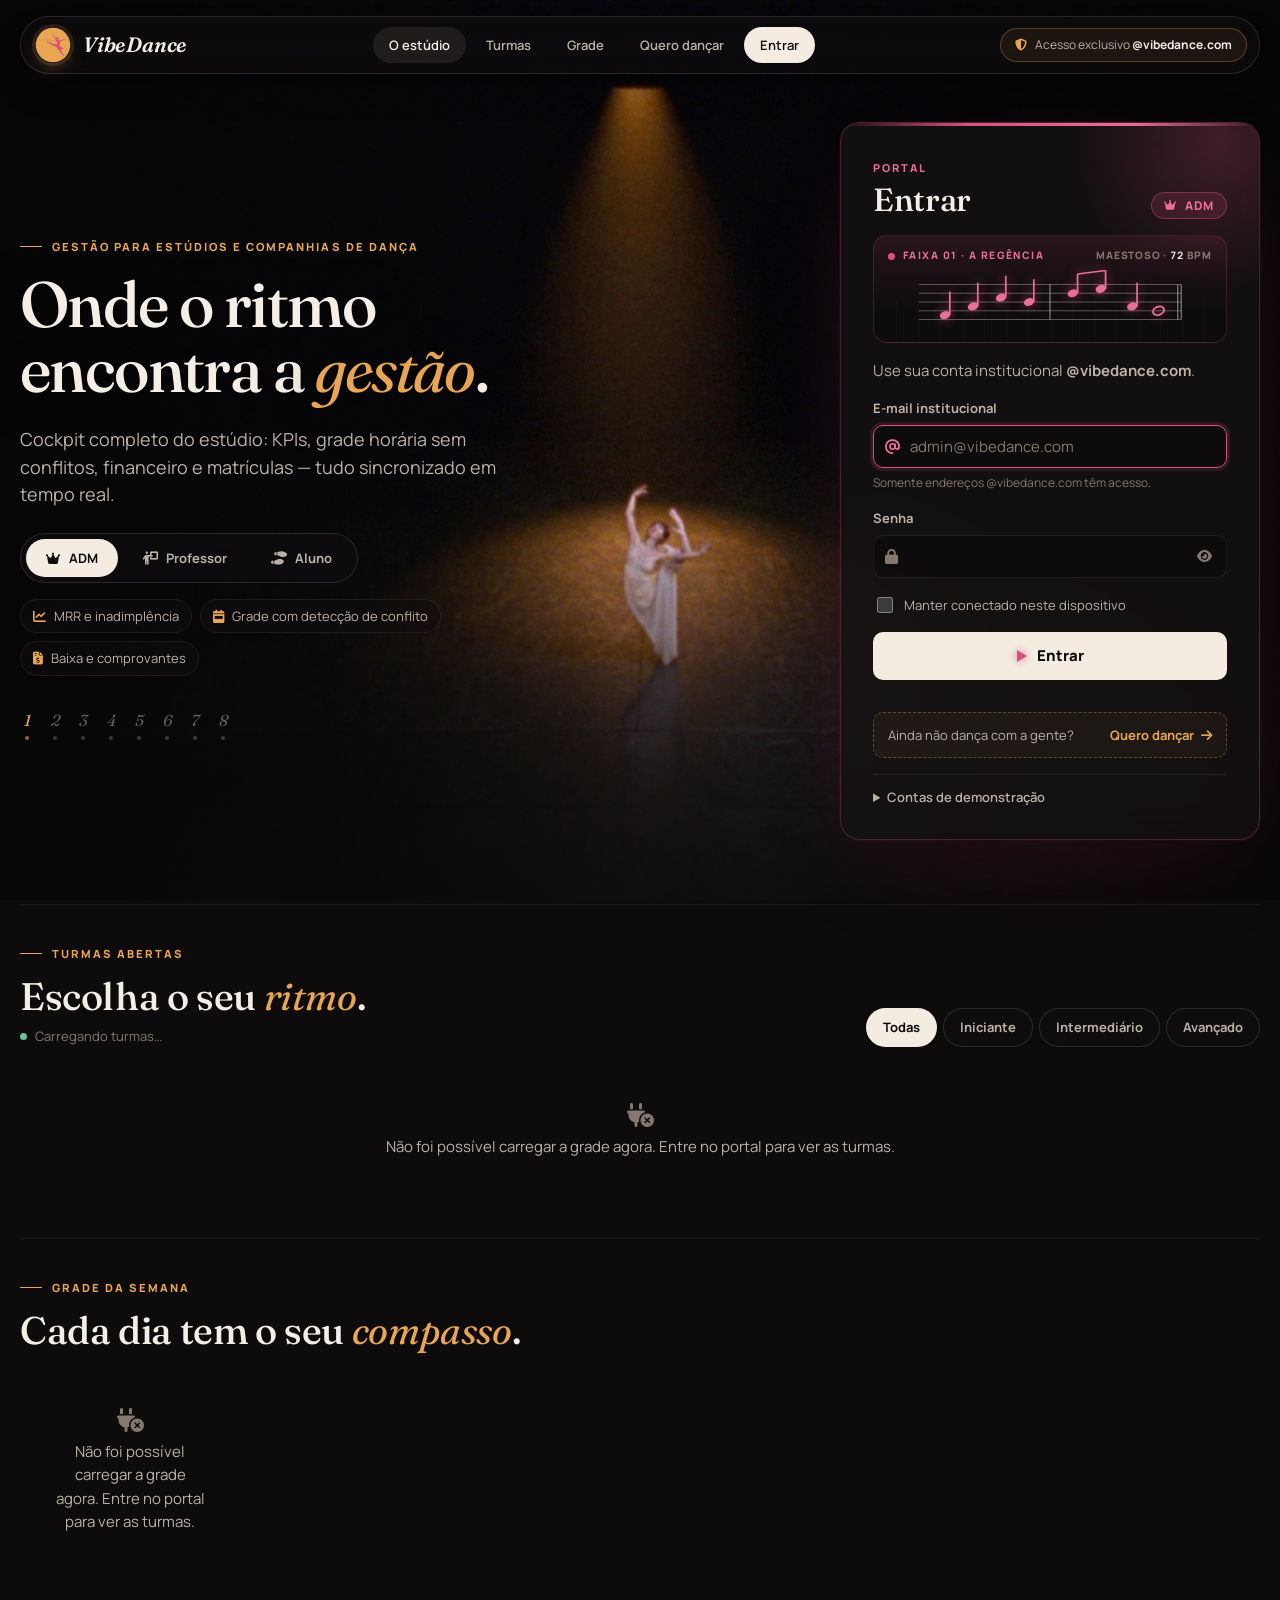
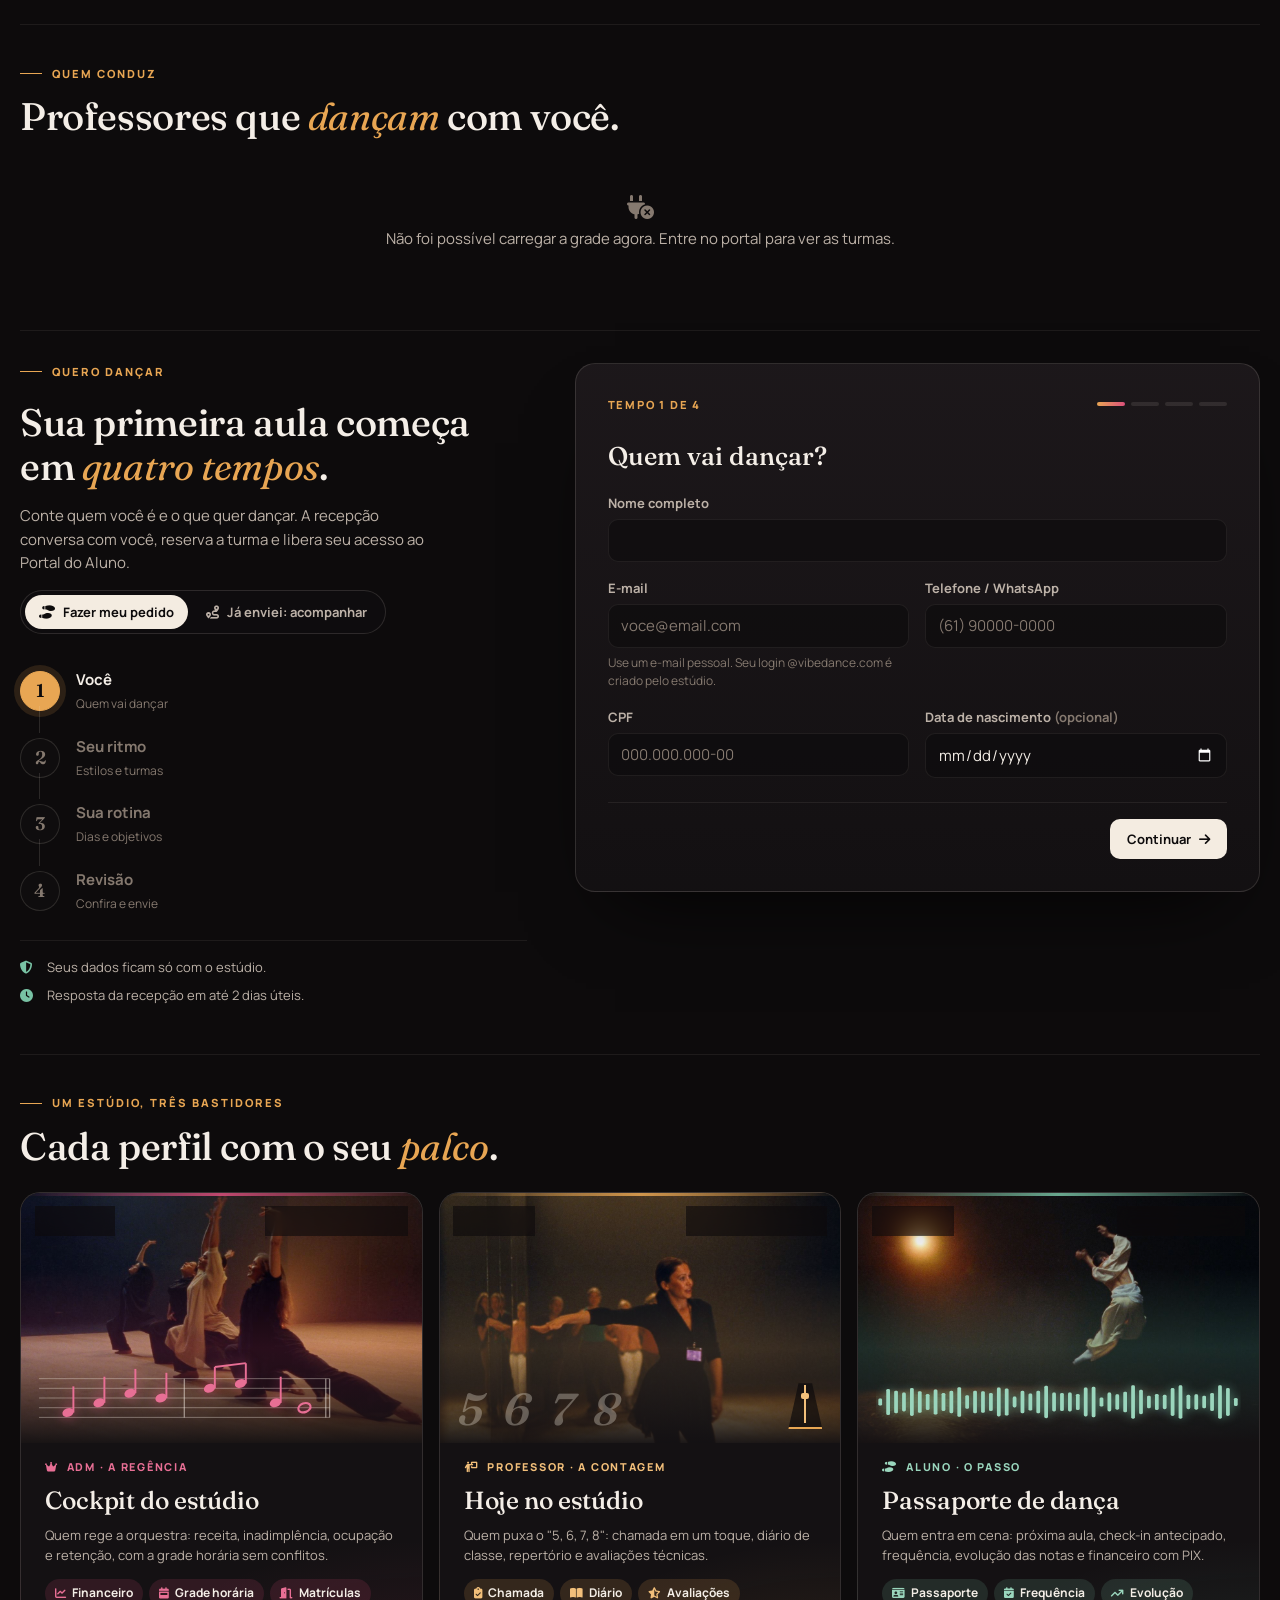
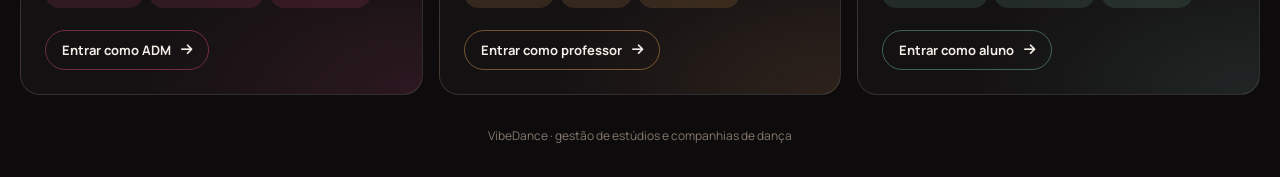
<file: frontend/index.html>
<!DOCTYPE html>
<html lang="pt-BR">
<head>
    <meta charset="UTF-8">
    <meta name="viewport" content="width=device-width, initial-scale=1.0">
    <link rel="icon" type="image/svg+xml" href="img/vibedance-simbolo.svg">
    <title>Entrar · VibeDance</title>
    <meta name="description" content="Plataforma de gestão para estúdios e companhias de dança.">
    <link rel="stylesheet" href="css/theme.css">
    <link rel="stylesheet" href="css/components.css">
    <link rel="stylesheet" href="styles.css">
</head>
<body class="login">

    <!-- ===== Palco: bailarina sob o refletor, ao fundo ===== -->
    <div class="scene" aria-hidden="true">
        <div class="layer layer-photo"></div>
        <div class="haze"></div>
    </div>

    <!-- ===== Navegação ===== -->
    <header class="topnav">
        <a class="brand" href="#estudio">
            <span class="brand-mark"><img src="img/vibedance-simbolo.svg" alt="" width="36" height="36"></span>
            <span class="brand-text">VibeDance</span>
        </a>
        <nav class="topnav-links" aria-label="Seções">
            <a href="#estudio" class="is-active">O estúdio</a>
            <a href="#turmas">Turmas</a>
            <a href="#grade">Grade</a>
            <a href="#quero-dancar">Quero dançar</a>
            <a href="#portal" class="nav-cta">Entrar</a>
        </nav>
        <span class="secure-badge"><i class="fas fa-shield-halved"></i><span>Acesso exclusivo <strong>@vibedance.com</strong></span></span>
    </header>

    <main class="landing">
        <!-- ===== Abertura ===== -->
        <section class="hero" id="estudio">
            <div class="hero-copy">
                <span class="eyebrow">Gestão para estúdios e companhias de dança</span>
                <h1>Onde o ritmo encontra a <em>gestão</em>.</h1>
                <p class="hero-sub" id="hero-sub">Grade, chamada, financeiro e evolução dos alunos sincronizados em tempo real entre administração, professores e alunos.</p>

                <div class="role-switch" role="tablist" aria-label="Escolha seu perfil">
                    <button type="button" role="tab" aria-selected="true" class="is-active" data-perfil="ADM"><i class="fas fa-crown"></i> ADM</button>
                    <button type="button" role="tab" aria-selected="false" data-perfil="Professor"><i class="fas fa-person-chalkboard"></i> Professor</button>
                    <button type="button" role="tab" aria-selected="false" data-perfil="Aluno"><i class="fas fa-shoe-prints"></i> Aluno</button>
                    <span class="role-glider" aria-hidden="true"></span>
                </div>

                <ul class="role-points" id="role-points"></ul>

                <div class="stage-count login-count" aria-hidden="true">
                    <span>1</span><span>2</span><span>3</span><span>4</span><span>5</span><span>6</span><span>7</span><span>8</span>
                </div>
            </div>

            <!-- ===== Portal (login) ===== -->
            <div class="login-wrap" id="portal">
                <form class="login-card" id="form-login" data-tom="ADM" novalidate>
                    <div class="login-head">
                        <div>
                            <span class="login-kicker">Portal</span>
                            <h2>Entrar</h2>
                        </div>
                        <span class="role-chip"><i class="fas fa-crown" id="role-chip-icone" aria-hidden="true"></i><span id="role-chip">ADM</span></span>
                    </div>
                    <div class="login-palco" aria-hidden="true">
                        <div class="palco-meta">
                            <span class="palco-faixa" id="palco-faixa">Faixa 01 · A regência</span>
                            <span class="palco-andamento" id="palco-andamento">Maestoso · <b class="num">72</b> bpm</span>
                        </div>
                        <div class="palco-motivos">
                            <svg class="palco-motivo motivo-pauta" data-motivo="ADM" viewBox="0 0 300 64" preserveAspectRatio="xMidYMid meet">
                                <g class="pauta"><line x1="0" y1="12" x2="300" y2="12"/><line x1="0" y1="22" x2="300" y2="22"/><line x1="0" y1="32" x2="300" y2="32"/><line x1="0" y1="42" x2="300" y2="42"/><line x1="0" y1="52" x2="300" y2="52"/></g>
                                <line class="barra" x1="150" y1="12" x2="150" y2="52"/><line class="barra" x1="296" y1="12" x2="296" y2="52"/><line class="barra" x1="300" y1="12" x2="300" y2="52"/>
                                <g class="nota" style="--i:0"><ellipse cx="30" cy="47" rx="6" ry="4.4"/><line x1="35.5" y1="47" x2="35.5" y2="20"/></g>
                                <g class="nota" style="--i:1"><ellipse cx="62" cy="37" rx="6" ry="4.4"/><line x1="67.5" y1="37" x2="67.5" y2="10"/></g>
                                <g class="nota" style="--i:2"><ellipse cx="94" cy="27" rx="6" ry="4.4"/><line x1="99.5" y1="27" x2="99.5" y2="2"/></g>
                                <g class="nota" style="--i:3"><ellipse cx="126" cy="32" rx="6" ry="4.4"/><line x1="131.5" y1="32" x2="131.5" y2="6"/></g>
                                <g class="nota" style="--i:4"><ellipse cx="176" cy="22" rx="6" ry="4.4"/><ellipse cx="208" cy="17" rx="6" ry="4.4"/><path d="M181.5 22 V0 M213.5 17 V-4 M181.5 0 L213.5 -4"/></g>
                                <g class="nota" style="--i:5"><ellipse cx="244" cy="37" rx="6" ry="4.4"/><line x1="249.5" y1="37" x2="249.5" y2="10"/></g>
                                <g class="nota" style="--i:6"><ellipse cx="274" cy="42" rx="6.5" ry="4.6" class="vazada"/></g>
                            </svg>
                            <div class="palco-motivo motivo-contagem" data-motivo="Professor">
                                <span style="--i:0">5</span><span style="--i:1">6</span><span style="--i:2">7</span><span style="--i:3">8</span>
                                <i class="metronomo"><b></b></i>
                            </div>
                            <svg class="palco-motivo motivo-onda" data-motivo="Aluno" viewBox="0 0 300 60" preserveAspectRatio="none">
                                <defs><clipPath id="onda-login"><rect class="onda-progresso" x="0" y="0" width="300" height="60"/></clipPath></defs>
                                <g class="onda-base"><rect x="2" y="26" width="3" height="8" rx="1.5"/><rect x="8.5" y="15.5" width="3" height="29" rx="1.5"/><rect x="15" y="17.5" width="3" height="25" rx="1.5"/><rect x="21.5" y="19.5" width="3" height="21" rx="1.5"/><rect x="28" y="14.5" width="3" height="31" rx="1.5"/><rect x="34.5" y="18" width="3" height="24" rx="1.5"/><rect x="41" y="21" width="3" height="18" rx="1.5"/><rect x="47.5" y="16" width="3" height="28" rx="1.5"/><rect x="54" y="20" width="3" height="20" rx="1.5"/><rect x="60.5" y="17.5" width="3" height="25" rx="1.5"/><rect x="67" y="13.5" width="3" height="33" rx="1.5"/><rect x="73.5" y="22.5" width="3" height="15" rx="1.5"/><rect x="80" y="17.5" width="3" height="25" rx="1.5"/><rect x="86.5" y="18" width="3" height="24" rx="1.5"/><rect x="93" y="20" width="3" height="20" rx="1.5"/><rect x="99.5" y="14" width="3" height="32" rx="1.5"/><rect x="106" y="15" width="3" height="30" rx="1.5"/><rect x="112.5" y="24" width="3" height="12" rx="1.5"/><rect x="119" y="17.5" width="3" height="25" rx="1.5"/><rect x="125.5" y="20.5" width="3" height="19" rx="1.5"/><rect x="132" y="17.5" width="3" height="25" rx="1.5"/><rect x="138.5" y="12" width="3" height="36" rx="1.5"/><rect x="145" y="19.5" width="3" height="21" rx="1.5"/><rect x="151.5" y="20" width="3" height="20" rx="1.5"/><rect x="158" y="19.5" width="3" height="21" rx="1.5"/><rect x="164.5" y="21" width="3" height="18" rx="1.5"/><rect x="171" y="14" width="3" height="32" rx="1.5"/><rect x="177.5" y="13" width="3" height="34" rx="1.5"/><rect x="184" y="25" width="3" height="10" rx="1.5"/><rect x="190.5" y="19.5" width="3" height="21" rx="1.5"/><rect x="197" y="21.5" width="3" height="17" rx="1.5"/><rect x="203.5" y="18.5" width="3" height="23" rx="1.5"/><rect x="210" y="11.5" width="3" height="37" rx="1.5"/><rect x="216.5" y="16.5" width="3" height="27" rx="1.5"/><rect x="223" y="23" width="3" height="14" rx="1.5"/><rect x="229.5" y="21" width="3" height="18" rx="1.5"/><rect x="236" y="22" width="3" height="16" rx="1.5"/><rect x="242.5" y="14.5" width="3" height="31" rx="1.5"/><rect x="249" y="11.5" width="3" height="37" rx="1.5"/><rect x="255.5" y="22" width="3" height="16" rx="1.5"/><rect x="262" y="21.5" width="3" height="17" rx="1.5"/><rect x="268.5" y="23" width="3" height="14" rx="1.5"/><rect x="275" y="20" width="3" height="20" rx="1.5"/><rect x="281.5" y="11.5" width="3" height="37" rx="1.5"/><rect x="288" y="14.5" width="3" height="31" rx="1.5"/><rect x="294.5" y="25.5" width="3" height="9" rx="1.5"/></g>
                                <g class="onda-cheia" clip-path="url(#onda-login)"><rect x="2" y="26" width="3" height="8" rx="1.5"/><rect x="8.5" y="15.5" width="3" height="29" rx="1.5"/><rect x="15" y="17.5" width="3" height="25" rx="1.5"/><rect x="21.5" y="19.5" width="3" height="21" rx="1.5"/><rect x="28" y="14.5" width="3" height="31" rx="1.5"/><rect x="34.5" y="18" width="3" height="24" rx="1.5"/><rect x="41" y="21" width="3" height="18" rx="1.5"/><rect x="47.5" y="16" width="3" height="28" rx="1.5"/><rect x="54" y="20" width="3" height="20" rx="1.5"/><rect x="60.5" y="17.5" width="3" height="25" rx="1.5"/><rect x="67" y="13.5" width="3" height="33" rx="1.5"/><rect x="73.5" y="22.5" width="3" height="15" rx="1.5"/><rect x="80" y="17.5" width="3" height="25" rx="1.5"/><rect x="86.5" y="18" width="3" height="24" rx="1.5"/><rect x="93" y="20" width="3" height="20" rx="1.5"/><rect x="99.5" y="14" width="3" height="32" rx="1.5"/><rect x="106" y="15" width="3" height="30" rx="1.5"/><rect x="112.5" y="24" width="3" height="12" rx="1.5"/><rect x="119" y="17.5" width="3" height="25" rx="1.5"/><rect x="125.5" y="20.5" width="3" height="19" rx="1.5"/><rect x="132" y="17.5" width="3" height="25" rx="1.5"/><rect x="138.5" y="12" width="3" height="36" rx="1.5"/><rect x="145" y="19.5" width="3" height="21" rx="1.5"/><rect x="151.5" y="20" width="3" height="20" rx="1.5"/><rect x="158" y="19.5" width="3" height="21" rx="1.5"/><rect x="164.5" y="21" width="3" height="18" rx="1.5"/><rect x="171" y="14" width="3" height="32" rx="1.5"/><rect x="177.5" y="13" width="3" height="34" rx="1.5"/><rect x="184" y="25" width="3" height="10" rx="1.5"/><rect x="190.5" y="19.5" width="3" height="21" rx="1.5"/><rect x="197" y="21.5" width="3" height="17" rx="1.5"/><rect x="203.5" y="18.5" width="3" height="23" rx="1.5"/><rect x="210" y="11.5" width="3" height="37" rx="1.5"/><rect x="216.5" y="16.5" width="3" height="27" rx="1.5"/><rect x="223" y="23" width="3" height="14" rx="1.5"/><rect x="229.5" y="21" width="3" height="18" rx="1.5"/><rect x="236" y="22" width="3" height="16" rx="1.5"/><rect x="242.5" y="14.5" width="3" height="31" rx="1.5"/><rect x="249" y="11.5" width="3" height="37" rx="1.5"/><rect x="255.5" y="22" width="3" height="16" rx="1.5"/><rect x="262" y="21.5" width="3" height="17" rx="1.5"/><rect x="268.5" y="23" width="3" height="14" rx="1.5"/><rect x="275" y="20" width="3" height="20" rx="1.5"/><rect x="281.5" y="11.5" width="3" height="37" rx="1.5"/><rect x="288" y="14.5" width="3" height="31" rx="1.5"/><rect x="294.5" y="25.5" width="3" height="9" rx="1.5"/></g>
                            </svg>
                        </div>
                    </div>
                    <p class="muted">Use sua conta institucional <strong>@vibedance.com</strong>.</p>

                    <div class="callout danger" id="login-erro" role="alert" hidden><i class="fas fa-circle-exclamation"></i><span></span></div>
                    <div class="callout warn" id="login-aviso" hidden><i class="fas fa-circle-info"></i><span></span></div>

                    <div class="field">
                        <label for="email">E-mail institucional</label>
                        <div class="input-icon">
                            <i class="fas fa-at"></i>
                            <input class="input" id="email" name="email" type="email" autocomplete="username" placeholder="nome@vibedance.com" required autofocus>
                        </div>
                        <span class="hint" id="email-hint">Somente endereços @vibedance.com têm acesso.</span>
                    </div>

                    <div class="field">
                        <label for="senha">Senha</label>
                        <div class="input-icon">
                            <i class="fas fa-lock"></i>
                            <input class="input" id="senha" name="senha" type="password" autocomplete="current-password" required>
                            <button type="button" class="pass-toggle" id="ver-senha" aria-label="Mostrar senha"><i class="fas fa-eye"></i></button>
                        </div>
                    </div>

                    <label class="remember"><input type="checkbox" id="lembrar"> Manter conectado neste dispositivo</label>

                    <button class="btn btn-primary btn-block btn-lg" type="submit" id="btn-entrar">Entrar</button>

                    <a class="login-join" href="#quero-dancar"><span>Ainda não dança com a gente?</span><strong>Quero dançar <i class="fas fa-arrow-right"></i></strong></a>

                    <details class="demo">
                        <summary>Contas de demonstração</summary>
                        <div class="demo-list" id="demo-list">
                            <button type="button" data-perfil="ADM" data-email="admin@vibedance.com" data-senha="admin123"><span class="badge magenta">ADM</span>admin@vibedance.com</button>
                            <button type="button" data-perfil="Professor" data-email="prof.diego@vibedance.com" data-senha="prof123"><span class="badge info">Professor</span>prof.diego@vibedance.com</button>
                            <button type="button" data-perfil="Professor" data-email="prof.camila@vibedance.com" data-senha="prof123"><span class="badge info">Professor</span>prof.camila@vibedance.com</button>
                            <button type="button" data-perfil="Aluno" data-email="aluno.juliana@vibedance.com" data-senha="aluno123"><span class="badge cyan">Aluno</span>aluno.juliana@vibedance.com</button>
                            <button type="button" data-perfil="Aluno" data-email="aluno.gabriel@vibedance.com" data-senha="aluno123"><span class="badge cyan">Aluno</span>aluno.gabriel@vibedance.com</button>
                        </div>
                    </details>
                </form>
            </div>
        </section>

        <!-- ===== Números do estúdio (vitrine pública) ===== -->
        <section class="stats" id="numeros" aria-label="O estúdio em números">
            <div class="stat"><b class="num" data-stat="alunos">—</b><span>alunos dançando</span></div>
            <div class="stat"><b class="num" data-stat="turmas">—</b><span>turmas abertas</span></div>
            <div class="stat"><b class="num" data-stat="modalidades">—</b><span>modalidades</span></div>
            <div class="stat"><b class="num" data-stat="ocupacao" data-sufixo="%">—</b><span>ocupação média</span></div>
        </section>

        <!-- ===== Turmas abertas ===== -->
        <section class="block" id="turmas" aria-labelledby="turmas-titulo">
            <header class="block-head">
                <div>
                    <span class="eyebrow">Turmas abertas</span>
                    <h2 id="turmas-titulo">Escolha o seu <em>ritmo</em>.</h2>
                    <p class="block-sub"><span class="live-pip" aria-hidden="true"></span><span id="turmas-contagem">Carregando turmas…</span></p>
                </div>
                <div class="chips" id="filtro-nivel" role="group" aria-label="Filtrar por nível">
                    <button type="button" class="is-active" data-nivel="">Todas</button>
                    <button type="button" data-nivel="INICIANTE">Iniciante</button>
                    <button type="button" data-nivel="INTERMEDIARIO">Intermediário</button>
                    <button type="button" data-nivel="AVANCADO">Avançado</button>
                </div>
            </header>
            <div class="class-grid" id="lista-turmas" aria-live="polite">
                <div class="class-card is-skeleton"></div><div class="class-card is-skeleton"></div><div class="class-card is-skeleton"></div>
            </div>
        </section>

        <!-- ===== Grade da semana ===== -->
        <section class="block" id="grade" aria-labelledby="grade-titulo">
            <header class="block-head">
                <div>
                    <span class="eyebrow">Grade da semana</span>
                    <h2 id="grade-titulo">Cada dia tem o seu <em>compasso</em>.</h2>
                </div>
            </header>
            <div class="week">
                <div class="week-days" id="dias" role="tablist" aria-label="Dia da semana"></div>
                <div class="week-list" id="aulas-dia" role="tabpanel" aria-live="polite"></div>
            </div>
        </section>

        <!-- ===== Professores ===== -->
        <section class="block" id="professores" aria-labelledby="prof-titulo">
            <header class="block-head">
                <div>
                    <span class="eyebrow">Quem conduz</span>
                    <h2 id="prof-titulo">Professores que <em>dançam</em> com você.</h2>
                </div>
            </header>
            <div class="teacher-grid" id="lista-professores"></div>
        </section>

        <!-- ===== Quero dançar: pedido de acesso ===== -->
        <section class="block audition" id="quero-dancar" aria-labelledby="qd-titulo">
            <div class="audition-intro">
                <span class="eyebrow">Quero dançar</span>
                <h2 id="qd-titulo">Sua primeira aula começa em <em>quatro tempos</em>.</h2>
                <p class="block-sub-txt">Conte quem você é e o que quer dançar. A recepção conversa com você, reserva a turma e libera seu acesso ao Portal do Aluno.</p>

                <div class="audition-mode" role="tablist" aria-label="Pedido de acesso">
                    <button type="button" role="tab" data-modo="pedido" class="is-active" aria-selected="true"><i class="fas fa-shoe-prints"></i> Fazer meu pedido</button>
                    <button type="button" role="tab" data-modo="acompanhar" aria-selected="false"><i class="fas fa-route"></i> Já enviei: acompanhar</button>
                </div>

                <ol class="qd-tempos">
                    <li class="qd-tempo"><b>1</b><span><strong>Você</strong><small>Quem vai dançar</small></span></li>
                    <li class="qd-tempo"><b>2</b><span><strong>Seu ritmo</strong><small>Estilos e turmas</small></span></li>
                    <li class="qd-tempo"><b>3</b><span><strong>Sua rotina</strong><small>Dias e objetivos</small></span></li>
                    <li class="qd-tempo"><b>4</b><span><strong>Revisão</strong><small>Confira e envie</small></span></li>
                </ol>
                <ul class="audition-perks">
                    <li><i class="fas fa-shield-halved"></i> Seus dados ficam só com o estúdio.</li>
                    <li><i class="fas fa-clock"></i> Resposta da recepção em até 2 dias úteis.</li>
                </ul>
            </div>

            <div class="audition-stage">
                <div class="qd-card">
                    <header class="qd-card-head">
                        <span class="ticket-kicker" id="qd-passo">Tempo 1 de 4</span>
                        <div class="qd-beats" aria-hidden="true"><span class="qd-beat"></span><span class="qd-beat"></span><span class="qd-beat"></span><span class="qd-beat"></span></div>
                    </header>

                    <form id="qd-form" novalidate autocomplete="on">
                        <!-- Campo invisível contra robôs -->
                        <input type="text" name="site" tabindex="-1" autocomplete="off" class="qd-hp" aria-hidden="true">

                        <fieldset class="qd-step">
                            <legend>Quem vai dançar?</legend>
                            <div class="qd-grid">
                                <div class="field wide"><label for="qd-nome">Nome completo</label><input class="input" id="qd-nome" name="nome" autocomplete="name" maxlength="120" required></div>
                                <div class="field"><label for="qd-email">E-mail</label><input class="input" id="qd-email" name="email" type="email" autocomplete="email" maxlength="150" required placeholder="voce@email.com"><span class="hint">Use um e-mail pessoal. Seu login @vibedance.com é criado pelo estúdio.</span></div>
                                <div class="field"><label for="qd-tel">Telefone / WhatsApp</label><input class="input num" id="qd-tel" name="telefone" type="tel" inputmode="tel" autocomplete="tel" required placeholder="(61) 90000-0000"></div>
                                <div class="field"><label for="qd-cpf">CPF</label><input class="input num" id="qd-cpf" name="cpf" inputmode="numeric" required placeholder="000.000.000-00"></div>
                                <div class="field"><label for="qd-nasc">Data de nascimento <span class="faint">(opcional)</span></label><input class="input num" id="qd-nasc" name="nascimento" type="date"></div>
                            </div>
                        </fieldset>

                        <fieldset class="qd-step" hidden>
                            <legend>Qual é o seu ritmo?</legend>
                            <p class="qd-label">Estilos que você quer dançar</p>
                            <div class="qd-chips" id="qd-modalidades"></div>
                            <p class="qd-label">Sua experiência</p>
                            <div class="qd-options" id="qd-exp"></div>
                            <p class="qd-label">Turmas de interesse <span class="faint num" id="qd-turmas-cont">0/3</span></p>
                            <div class="qd-turmas" id="qd-turmas"></div>
                        </fieldset>

                        <fieldset class="qd-step" hidden>
                            <legend>Como é a sua rotina?</legend>
                            <p class="qd-label">Dias livres</p>
                            <div class="qd-chips" id="qd-dias"></div>
                            <p class="qd-label">Períodos</p>
                            <div class="qd-chips" id="qd-periodos"></div>
                            <p class="qd-label">O que você busca na dança? <span class="faint">(opcional)</span></p>
                            <div class="qd-chips" id="qd-objetivos"></div>
                            <div class="qd-grid">
                                <div class="field wide"><label for="qd-msg">Algo que a gente deva saber? <span class="faint">(opcional)</span></label><textarea class="input" id="qd-msg" name="mensagem" rows="3" maxlength="1000" placeholder="Lesões, objetivos, horários preferidos…"></textarea><span class="hint"><span id="qd-cont" class="num">0</span>/1000</span></div>
                                <div class="field wide"><label for="qd-origem">Como conheceu o VibeDance? <span class="faint">(opcional)</span></label><select class="input" id="qd-origem" name="origem"></select></div>
                            </div>
                        </fieldset>

                        <fieldset class="qd-step" hidden>
                            <legend>Tudo certo?</legend>
                            <div id="qd-revisao"></div>
                            <label class="qd-consent"><input type="checkbox" name="consentimento"> <span>Autorizo o VibeDance a usar estes dados para entrar em contato sobre minha matrícula, conforme a LGPD.</span></label>
                        </fieldset>

                        <div class="callout danger" id="qd-erro" role="alert" hidden><i class="fas fa-circle-exclamation"></i><span></span></div>

                        <footer class="qd-actions">
                            <button type="button" class="btn btn-ghost" id="qd-voltar" hidden><i class="fas fa-arrow-left"></i> Voltar</button>
                            <button type="submit" class="btn btn-primary" id="qd-avancar">Continuar <i class="fas fa-arrow-right"></i></button>
                        </footer>
                    </form>
                    <div id="qd-ingresso" hidden></div>
                </div>

                <div class="qd-card qd-track" id="qd-acompanhar" hidden>
                    <header class="qd-card-head"><span class="ticket-kicker">Acompanhar pedido</span></header>
                    <form id="qd-consulta" class="qd-grid" novalidate>
                        <div class="field"><label for="qd-prot">Protocolo</label><input class="input num" id="qd-prot" name="protocolo" required placeholder="VD-XXXXXX" autocomplete="off" style="text-transform:uppercase"></div>
                        <div class="field"><label for="qd-cemail">E-mail do pedido</label><input class="input" id="qd-cemail" name="email" type="email" required autocomplete="email"></div>
                        <button class="btn btn-primary wide" type="submit"><i class="fas fa-magnifying-glass"></i> Consultar</button>
                    </form>
                    <div id="qd-resultado" aria-live="polite"></div>
                </div>
            </div>
        </section>

        <!-- ===== Os três portais ===== -->
        <section class="portals" id="portais" aria-labelledby="portais-titulo">
            <header class="portals-head">
                <span class="eyebrow">Um estúdio, três bastidores</span>
                <h2 id="portais-titulo">Cada perfil com o seu <em>palco</em>.</h2>
            </header>
            <div class="portals-grid">
                <article class="portal-card is-adm">
                    <div class="portal-media">
                        <img src="img/hero-admin.jpg" alt="Companhia de dança ensaiando em uníssono no palco" loading="lazy">
                        <span class="portal-faixa">Faixa 01</span>
                        <span class="portal-andamento">Maestoso · <span class="num">72</span> bpm</span>
                        <svg class="portal-motivo motivo-pauta" viewBox="0 0 300 64" aria-hidden="true" preserveAspectRatio="xMinYMid meet">
                            <g class="pauta"><line x1="0" y1="12" x2="300" y2="12"/><line x1="0" y1="22" x2="300" y2="22"/><line x1="0" y1="32" x2="300" y2="32"/><line x1="0" y1="42" x2="300" y2="42"/><line x1="0" y1="52" x2="300" y2="52"/></g>
                            <line class="barra" x1="150" y1="12" x2="150" y2="52"/><line class="barra" x1="296" y1="12" x2="296" y2="52"/><line class="barra" x1="300" y1="12" x2="300" y2="52"/>
                            <g class="notas">
                                <g class="nota" style="--i:0"><ellipse cx="30" cy="47" rx="6" ry="4.4"/><line x1="35.5" y1="47" x2="35.5" y2="20"/></g>
                                <g class="nota" style="--i:1"><ellipse cx="62" cy="37" rx="6" ry="4.4"/><line x1="67.5" y1="37" x2="67.5" y2="10"/></g>
                                <g class="nota" style="--i:2"><ellipse cx="94" cy="27" rx="6" ry="4.4"/><line x1="99.5" y1="27" x2="99.5" y2="2"/></g>
                                <g class="nota" style="--i:3"><ellipse cx="126" cy="32" rx="6" ry="4.4"/><line x1="131.5" y1="32" x2="131.5" y2="6"/></g>
                                <g class="nota" style="--i:4"><ellipse cx="176" cy="22" rx="6" ry="4.4"/><ellipse cx="208" cy="17" rx="6" ry="4.4"/><path d="M181.5 22 V0 M213.5 17 V-4 M181.5 0 L213.5 -4" /></g>
                                <g class="nota" style="--i:5"><ellipse cx="244" cy="37" rx="6" ry="4.4"/><line x1="249.5" y1="37" x2="249.5" y2="10"/></g>
                                <g class="nota" style="--i:6"><ellipse cx="274" cy="42" rx="6.5" ry="4.6" class="vazada"/></g>
                            </g>
                        </svg>
                    </div>
                    <div class="portal-body">
                        <span class="portal-tag"><i class="fas fa-crown" aria-hidden="true"></i> ADM · A regência</span>
                        <h3>Cockpit do estúdio</h3>
                        <p>Quem rege a orquestra: receita, inadimplência, ocupação e retenção, com a grade horária sem conflitos.</p>
                        <ul class="portal-notas">
                            <li><i class="fas fa-chart-line" aria-hidden="true"></i> Financeiro</li>
                            <li><i class="fas fa-calendar-week" aria-hidden="true"></i> Grade horária</li>
                            <li><i class="fas fa-door-open" aria-hidden="true"></i> Matrículas</li>
                        </ul>
                        <button type="button" class="portal-cta" data-entrar="ADM">Entrar como ADM <i class="fas fa-arrow-right" aria-hidden="true"></i></button>
                    </div>
                </article>
                <article class="portal-card is-professor">
                    <div class="portal-media">
                        <img src="img/hero-professor.jpg" alt="Professora de dança conduzindo a turma diante do espelho" loading="lazy">
                        <span class="portal-faixa">Faixa 02</span>
                        <span class="portal-andamento">Allegro · <span class="num">120</span> bpm</span>
                        <div class="portal-motivo motivo-contagem" aria-hidden="true">
                            <span style="--i:0">5</span><span style="--i:1">6</span><span style="--i:2">7</span><span style="--i:3">8</span>
                            <i class="metronomo"><b></b></i>
                        </div>
                    </div>
                    <div class="portal-body">
                        <span class="portal-tag"><i class="fas fa-person-chalkboard" aria-hidden="true"></i> Professor · A contagem</span>
                        <h3>Hoje no estúdio</h3>
                        <p>Quem puxa o "5, 6, 7, 8": chamada em um toque, diário de classe, repertório e avaliações técnicas.</p>
                        <ul class="portal-notas">
                            <li><i class="fas fa-clipboard-check" aria-hidden="true"></i> Chamada</li>
                            <li><i class="fas fa-book-open" aria-hidden="true"></i> Diário</li>
                            <li><i class="fas fa-star-half-stroke" aria-hidden="true"></i> Avaliações</li>
                        </ul>
                        <button type="button" class="portal-cta" data-entrar="Professor">Entrar como professor <i class="fas fa-arrow-right" aria-hidden="true"></i></button>
                    </div>
                </article>
                <article class="portal-card is-aluno">
                    <div class="portal-media">
                        <img src="img/hero-aluno.jpg" alt="Bailarino em pleno salto sob a luz do refletor" loading="lazy">
                        <span class="portal-faixa">Faixa 03</span>
                        <span class="portal-andamento">Vivace · <span class="num">160</span> bpm</span>
                        <svg class="portal-motivo motivo-onda" viewBox="0 0 300 60" aria-hidden="true" preserveAspectRatio="none">
                            <defs><clipPath id="onda-tocada"><rect class="onda-progresso" x="0" y="0" width="300" height="60"/></clipPath></defs>
                            <g class="onda-base"><rect x="2" y="26" width="3" height="8" rx="1.5"/><rect x="8.5" y="15.5" width="3" height="29" rx="1.5"/><rect x="15" y="17.5" width="3" height="25" rx="1.5"/><rect x="21.5" y="19.5" width="3" height="21" rx="1.5"/><rect x="28" y="14.5" width="3" height="31" rx="1.5"/><rect x="34.5" y="18" width="3" height="24" rx="1.5"/><rect x="41" y="21" width="3" height="18" rx="1.5"/><rect x="47.5" y="16" width="3" height="28" rx="1.5"/><rect x="54" y="20" width="3" height="20" rx="1.5"/><rect x="60.5" y="17.5" width="3" height="25" rx="1.5"/><rect x="67" y="13.5" width="3" height="33" rx="1.5"/><rect x="73.5" y="22.5" width="3" height="15" rx="1.5"/><rect x="80" y="17.5" width="3" height="25" rx="1.5"/><rect x="86.5" y="18" width="3" height="24" rx="1.5"/><rect x="93" y="20" width="3" height="20" rx="1.5"/><rect x="99.5" y="14" width="3" height="32" rx="1.5"/><rect x="106" y="15" width="3" height="30" rx="1.5"/><rect x="112.5" y="24" width="3" height="12" rx="1.5"/><rect x="119" y="17.5" width="3" height="25" rx="1.5"/><rect x="125.5" y="20.5" width="3" height="19" rx="1.5"/><rect x="132" y="17.5" width="3" height="25" rx="1.5"/><rect x="138.5" y="12" width="3" height="36" rx="1.5"/><rect x="145" y="19.5" width="3" height="21" rx="1.5"/><rect x="151.5" y="20" width="3" height="20" rx="1.5"/><rect x="158" y="19.5" width="3" height="21" rx="1.5"/><rect x="164.5" y="21" width="3" height="18" rx="1.5"/><rect x="171" y="14" width="3" height="32" rx="1.5"/><rect x="177.5" y="13" width="3" height="34" rx="1.5"/><rect x="184" y="25" width="3" height="10" rx="1.5"/><rect x="190.5" y="19.5" width="3" height="21" rx="1.5"/><rect x="197" y="21.5" width="3" height="17" rx="1.5"/><rect x="203.5" y="18.5" width="3" height="23" rx="1.5"/><rect x="210" y="11.5" width="3" height="37" rx="1.5"/><rect x="216.5" y="16.5" width="3" height="27" rx="1.5"/><rect x="223" y="23" width="3" height="14" rx="1.5"/><rect x="229.5" y="21" width="3" height="18" rx="1.5"/><rect x="236" y="22" width="3" height="16" rx="1.5"/><rect x="242.5" y="14.5" width="3" height="31" rx="1.5"/><rect x="249" y="11.5" width="3" height="37" rx="1.5"/><rect x="255.5" y="22" width="3" height="16" rx="1.5"/><rect x="262" y="21.5" width="3" height="17" rx="1.5"/><rect x="268.5" y="23" width="3" height="14" rx="1.5"/><rect x="275" y="20" width="3" height="20" rx="1.5"/><rect x="281.5" y="11.5" width="3" height="37" rx="1.5"/><rect x="288" y="14.5" width="3" height="31" rx="1.5"/><rect x="294.5" y="25.5" width="3" height="9" rx="1.5"/></g>
                            <g class="onda-cheia" clip-path="url(#onda-tocada)"><rect x="2" y="26" width="3" height="8" rx="1.5"/><rect x="8.5" y="15.5" width="3" height="29" rx="1.5"/><rect x="15" y="17.5" width="3" height="25" rx="1.5"/><rect x="21.5" y="19.5" width="3" height="21" rx="1.5"/><rect x="28" y="14.5" width="3" height="31" rx="1.5"/><rect x="34.5" y="18" width="3" height="24" rx="1.5"/><rect x="41" y="21" width="3" height="18" rx="1.5"/><rect x="47.5" y="16" width="3" height="28" rx="1.5"/><rect x="54" y="20" width="3" height="20" rx="1.5"/><rect x="60.5" y="17.5" width="3" height="25" rx="1.5"/><rect x="67" y="13.5" width="3" height="33" rx="1.5"/><rect x="73.5" y="22.5" width="3" height="15" rx="1.5"/><rect x="80" y="17.5" width="3" height="25" rx="1.5"/><rect x="86.5" y="18" width="3" height="24" rx="1.5"/><rect x="93" y="20" width="3" height="20" rx="1.5"/><rect x="99.5" y="14" width="3" height="32" rx="1.5"/><rect x="106" y="15" width="3" height="30" rx="1.5"/><rect x="112.5" y="24" width="3" height="12" rx="1.5"/><rect x="119" y="17.5" width="3" height="25" rx="1.5"/><rect x="125.5" y="20.5" width="3" height="19" rx="1.5"/><rect x="132" y="17.5" width="3" height="25" rx="1.5"/><rect x="138.5" y="12" width="3" height="36" rx="1.5"/><rect x="145" y="19.5" width="3" height="21" rx="1.5"/><rect x="151.5" y="20" width="3" height="20" rx="1.5"/><rect x="158" y="19.5" width="3" height="21" rx="1.5"/><rect x="164.5" y="21" width="3" height="18" rx="1.5"/><rect x="171" y="14" width="3" height="32" rx="1.5"/><rect x="177.5" y="13" width="3" height="34" rx="1.5"/><rect x="184" y="25" width="3" height="10" rx="1.5"/><rect x="190.5" y="19.5" width="3" height="21" rx="1.5"/><rect x="197" y="21.5" width="3" height="17" rx="1.5"/><rect x="203.5" y="18.5" width="3" height="23" rx="1.5"/><rect x="210" y="11.5" width="3" height="37" rx="1.5"/><rect x="216.5" y="16.5" width="3" height="27" rx="1.5"/><rect x="223" y="23" width="3" height="14" rx="1.5"/><rect x="229.5" y="21" width="3" height="18" rx="1.5"/><rect x="236" y="22" width="3" height="16" rx="1.5"/><rect x="242.5" y="14.5" width="3" height="31" rx="1.5"/><rect x="249" y="11.5" width="3" height="37" rx="1.5"/><rect x="255.5" y="22" width="3" height="16" rx="1.5"/><rect x="262" y="21.5" width="3" height="17" rx="1.5"/><rect x="268.5" y="23" width="3" height="14" rx="1.5"/><rect x="275" y="20" width="3" height="20" rx="1.5"/><rect x="281.5" y="11.5" width="3" height="37" rx="1.5"/><rect x="288" y="14.5" width="3" height="31" rx="1.5"/><rect x="294.5" y="25.5" width="3" height="9" rx="1.5"/></g>
                        </svg>
                    </div>
                    <div class="portal-body">
                        <span class="portal-tag"><i class="fas fa-shoe-prints" aria-hidden="true"></i> Aluno · O passo</span>
                        <h3>Passaporte de dança</h3>
                        <p>Quem entra em cena: próxima aula, check-in antecipado, frequência, evolução das notas e financeiro com PIX.</p>
                        <ul class="portal-notas">
                            <li><i class="fas fa-id-card" aria-hidden="true"></i> Passaporte</li>
                            <li><i class="fas fa-calendar-check" aria-hidden="true"></i> Frequência</li>
                            <li><i class="fas fa-arrow-trend-up" aria-hidden="true"></i> Evolução</li>
                        </ul>
                        <button type="button" class="portal-cta" data-entrar="Aluno">Entrar como aluno <i class="fas fa-arrow-right" aria-hidden="true"></i></button>
                    </div>
                </article>
            </div>
        </section>

        <footer class="landing-foot faint">VibeDance · gestão de estúdios e companhias de dança</footer>
    </main>

    <script type="module" src="login.js"></script>
</body>
</html>
</file>
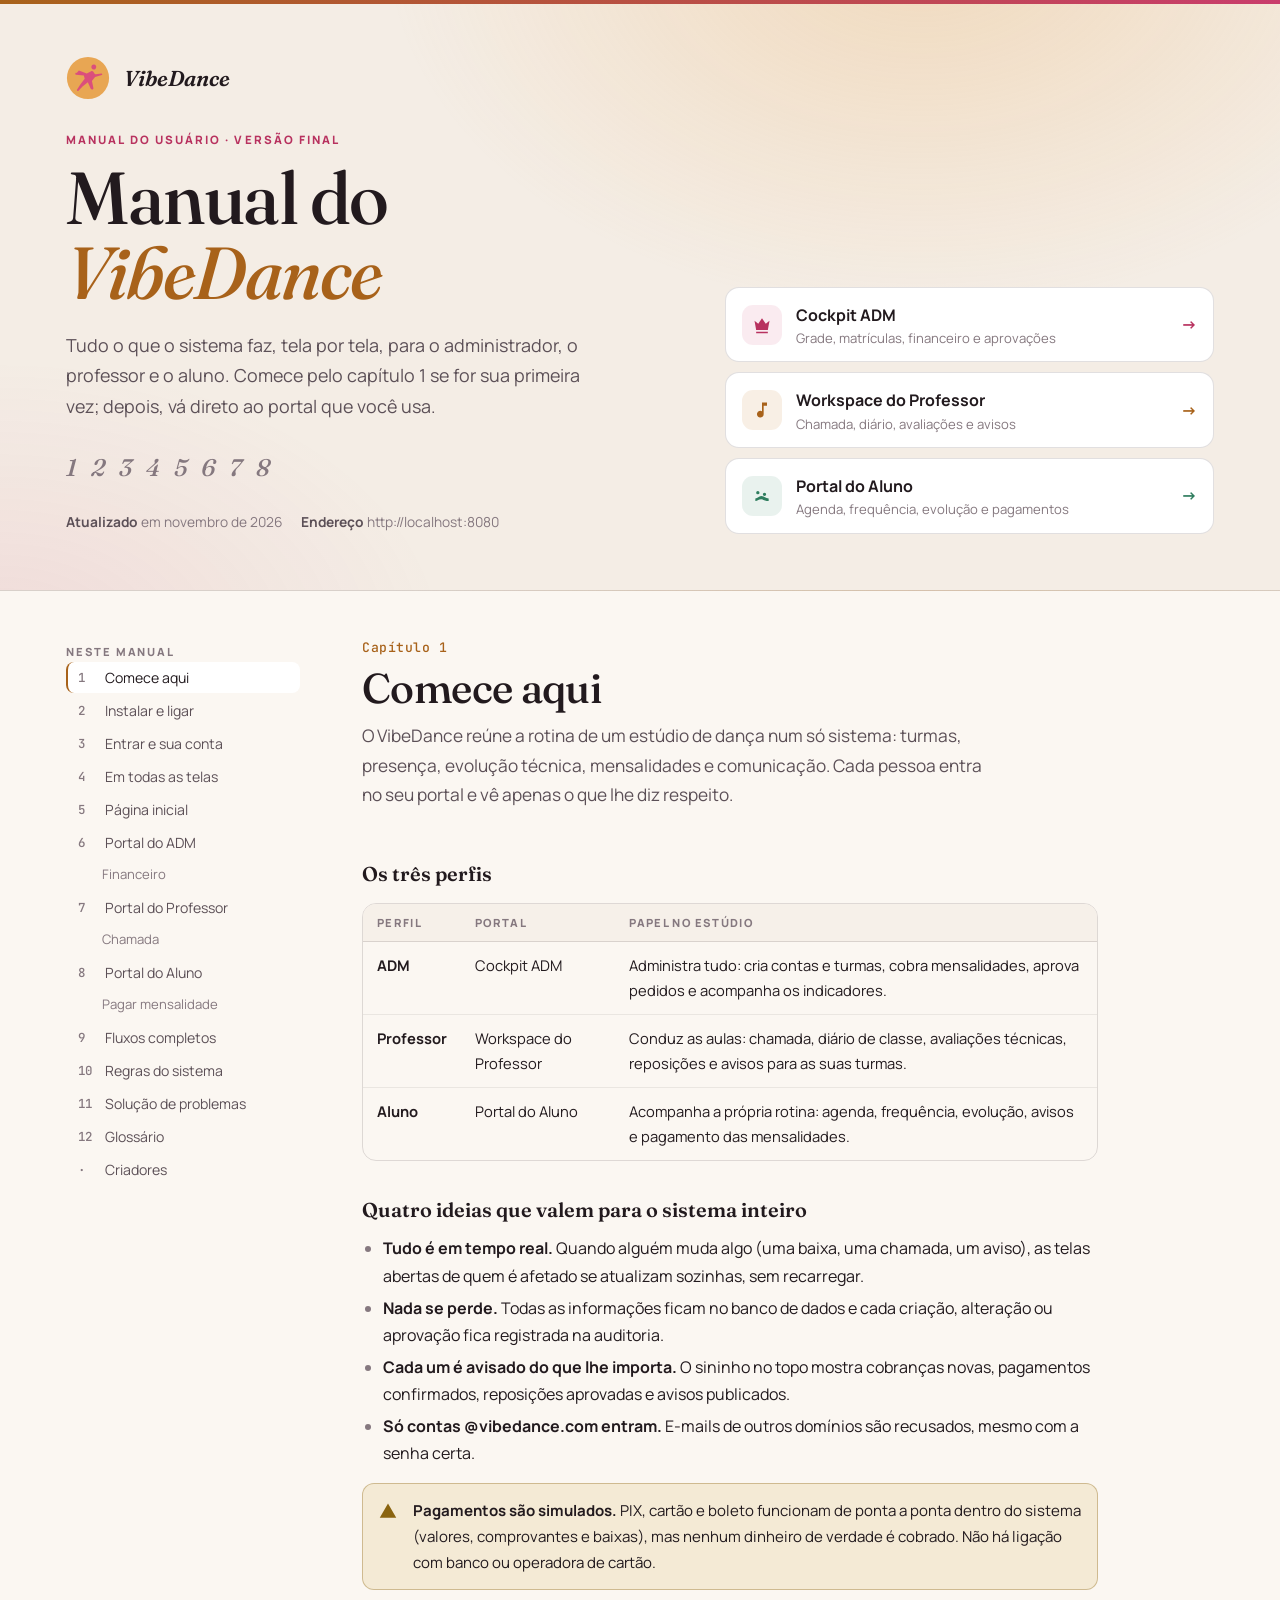
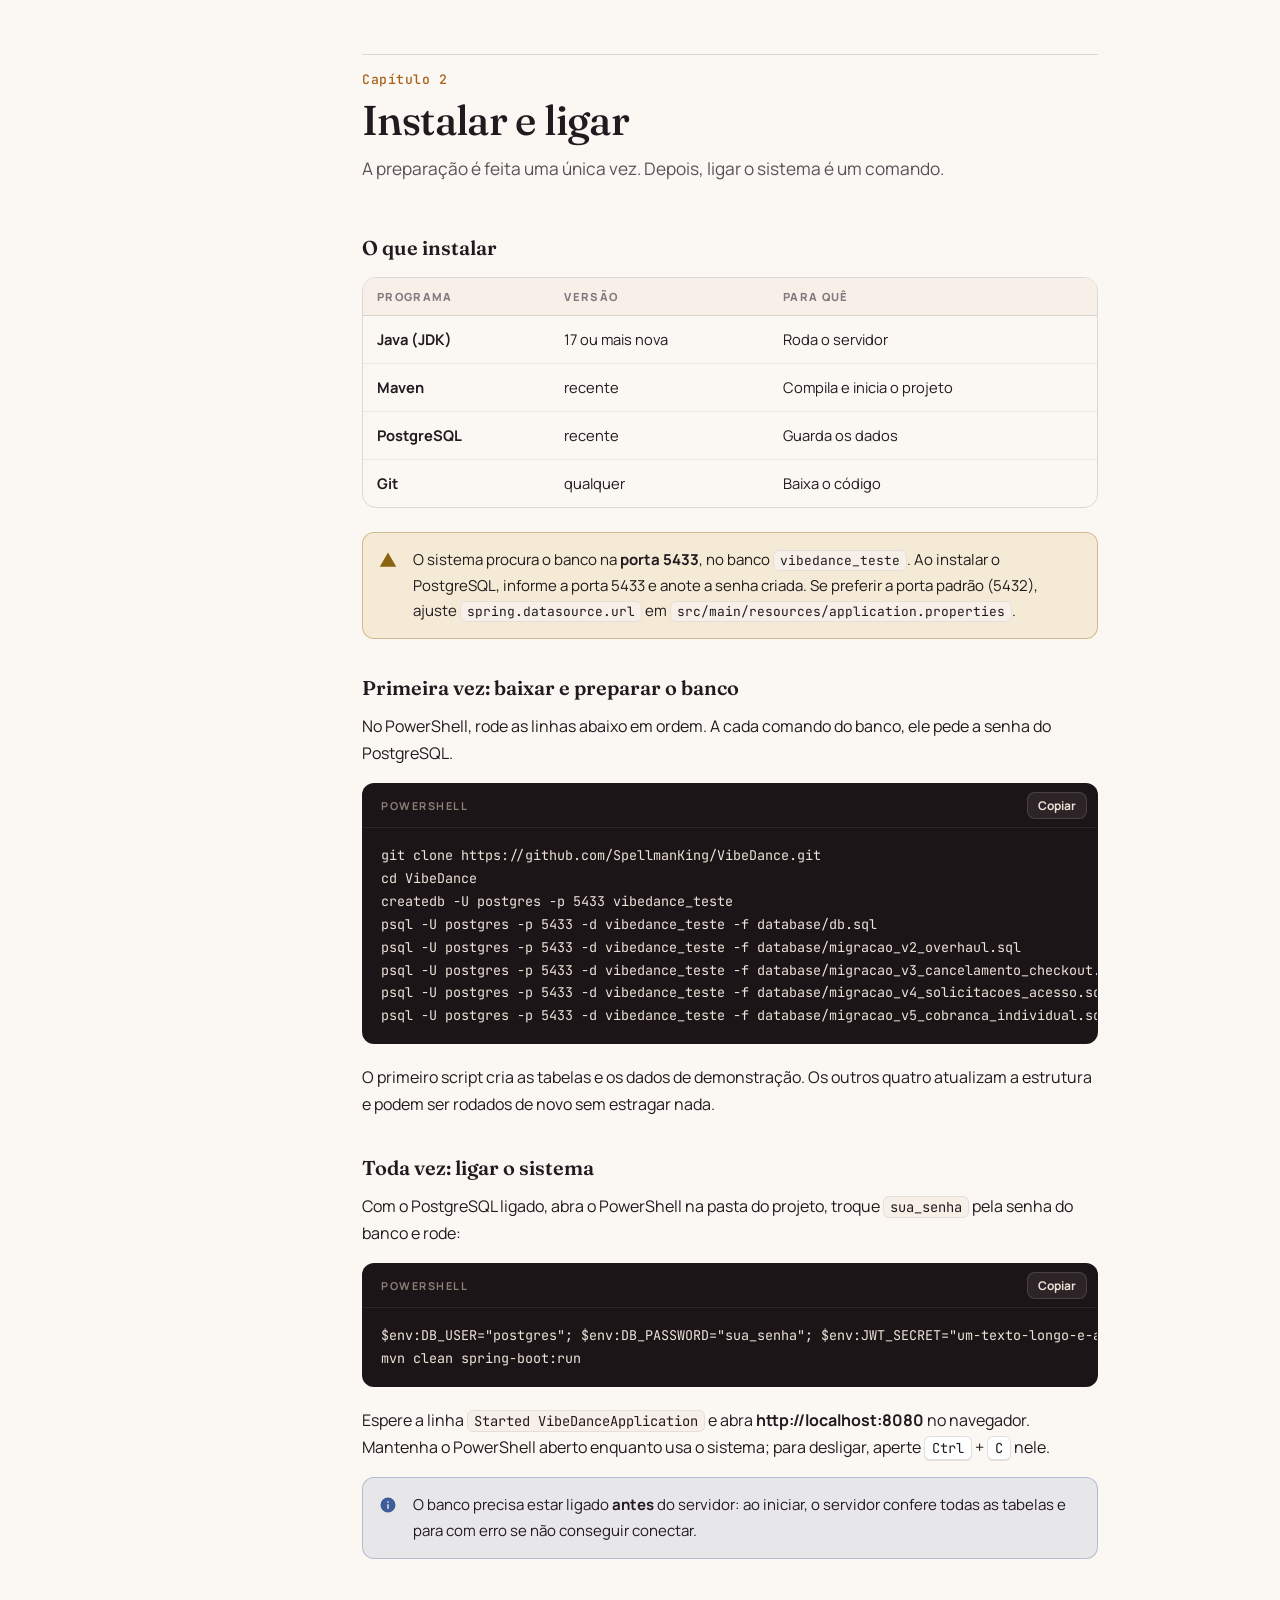
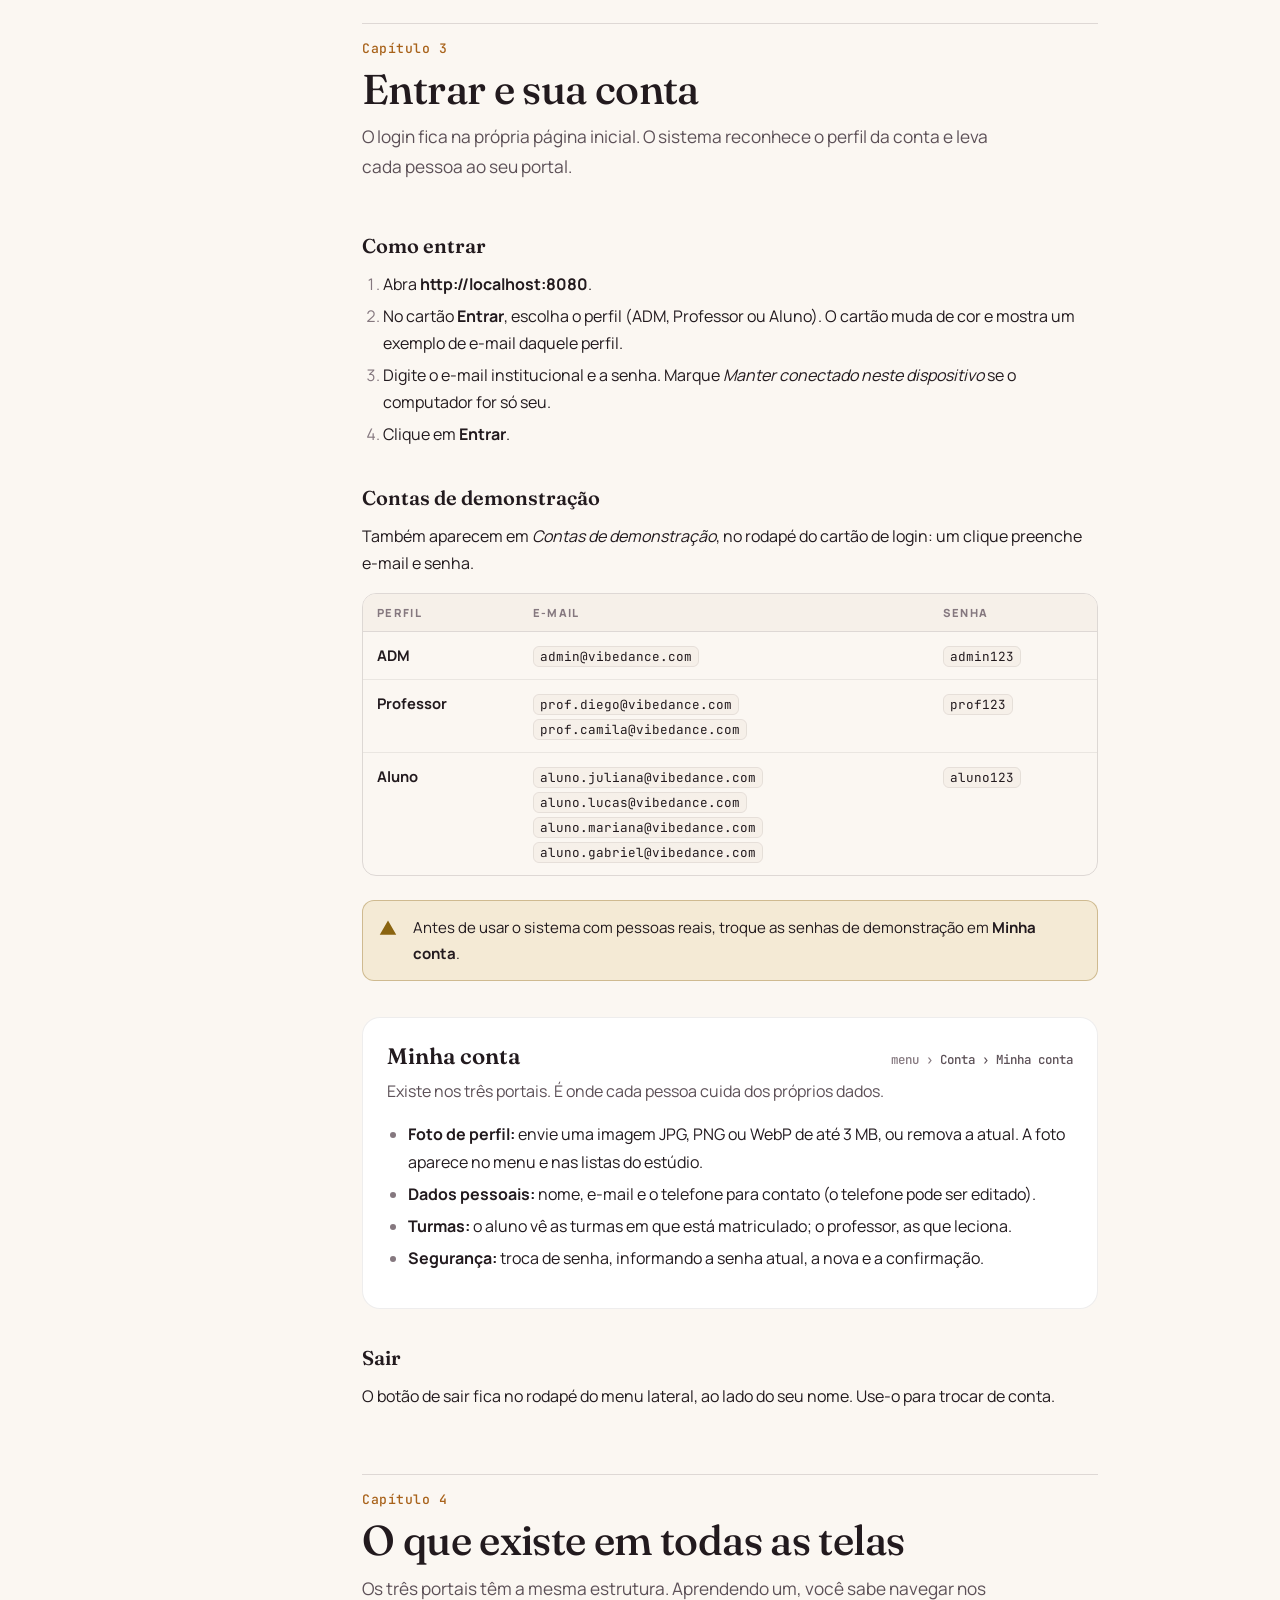
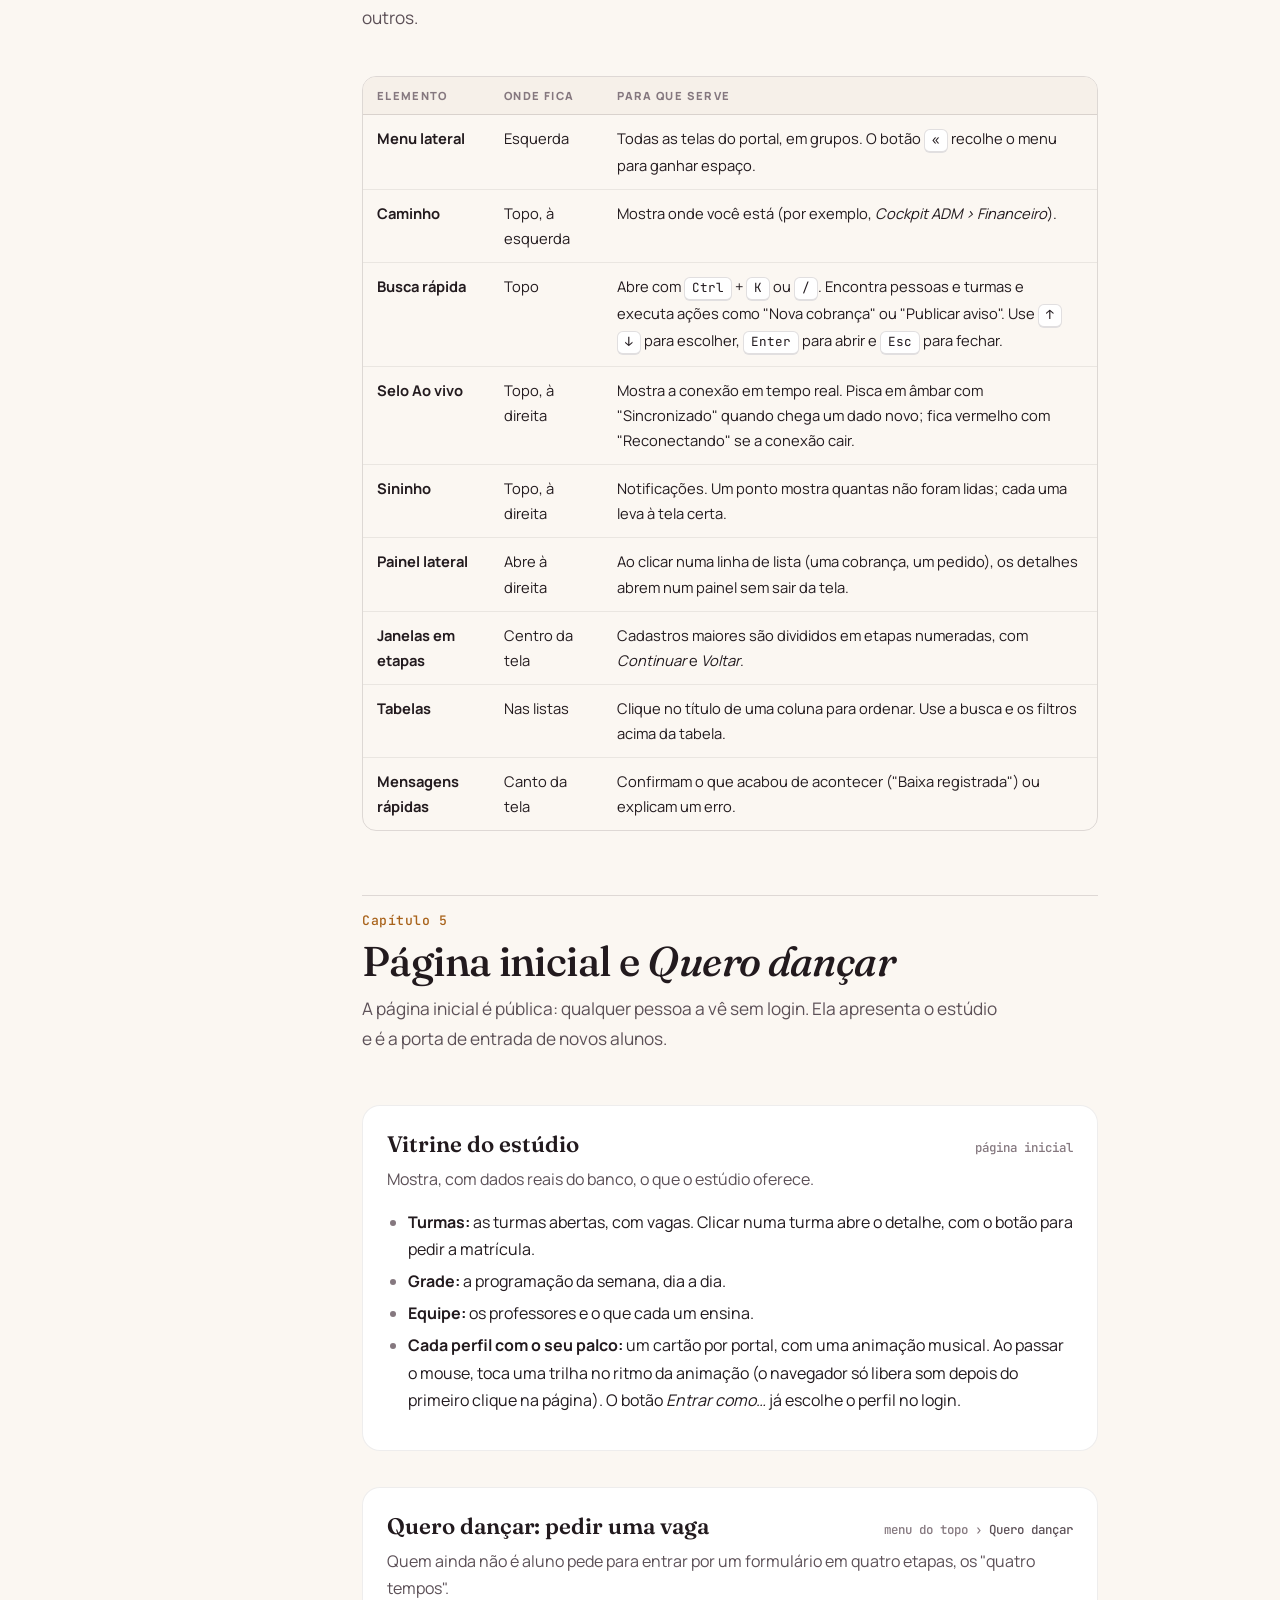
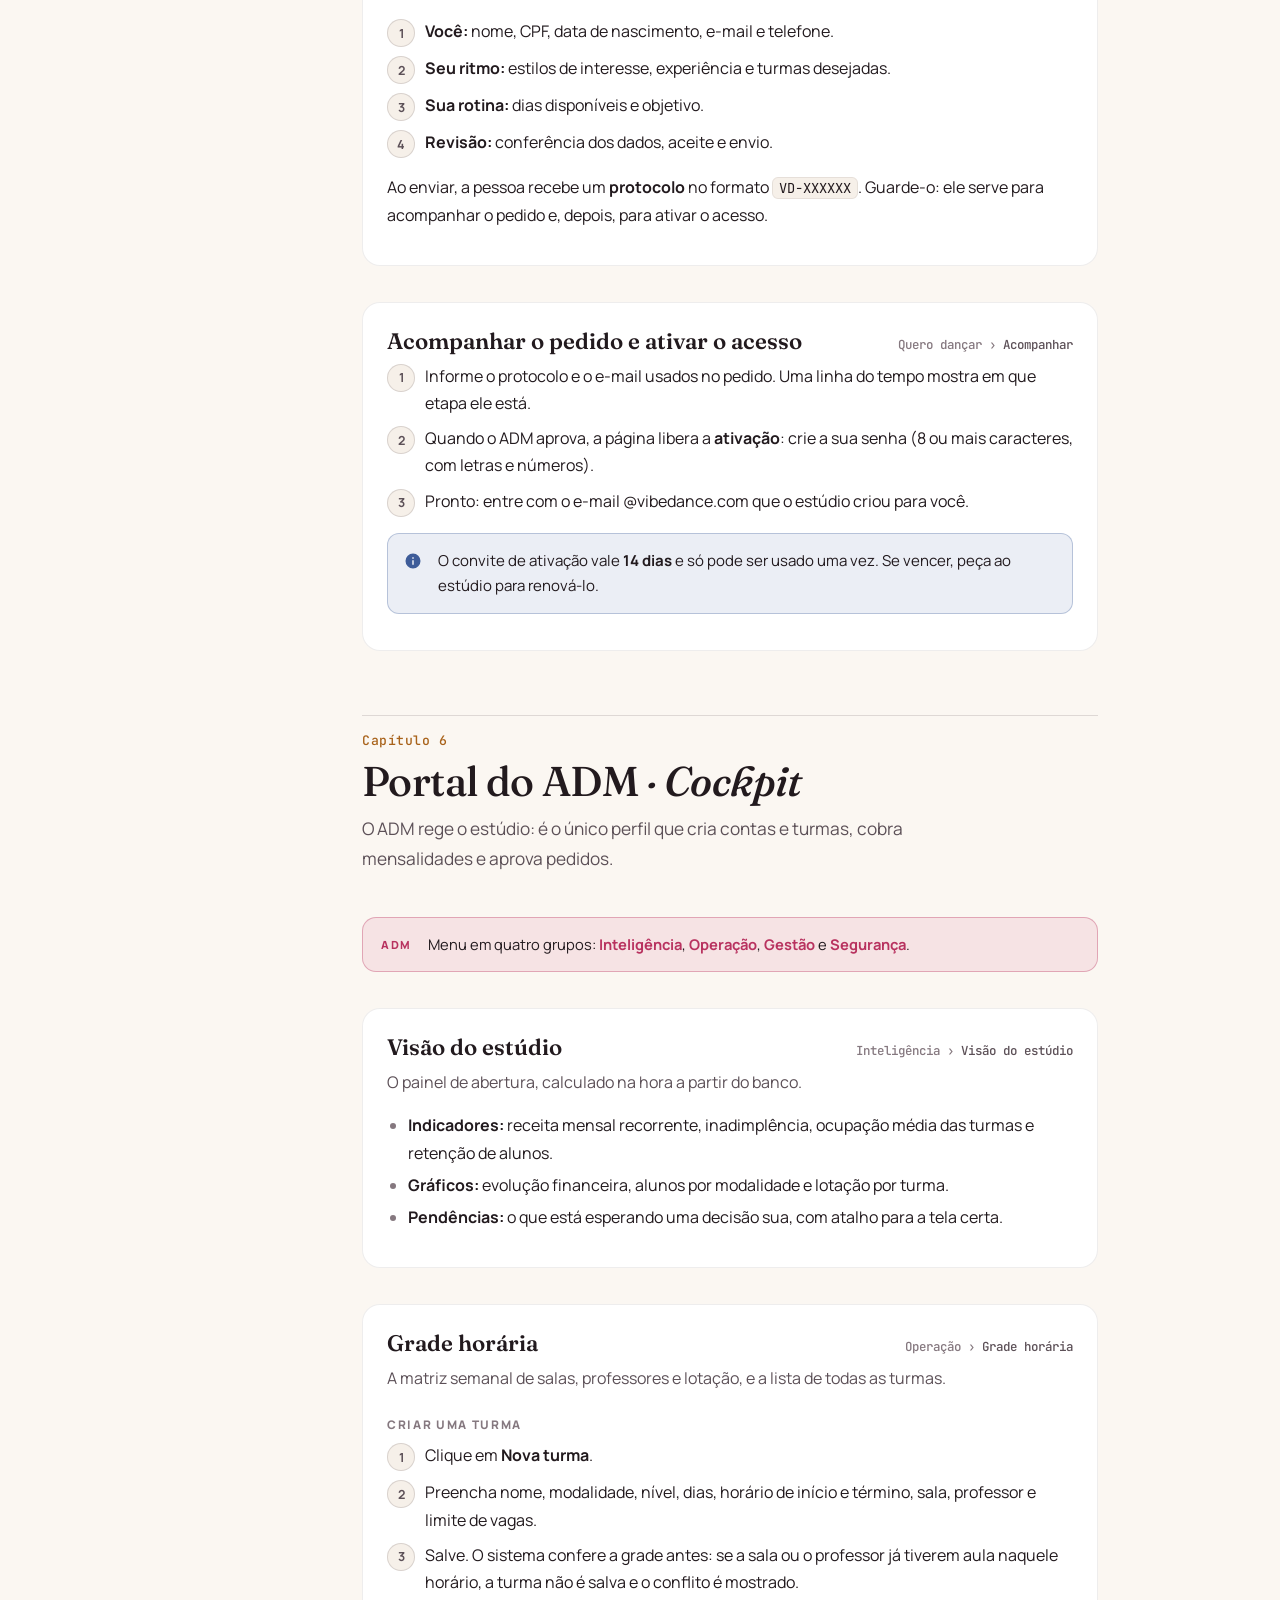
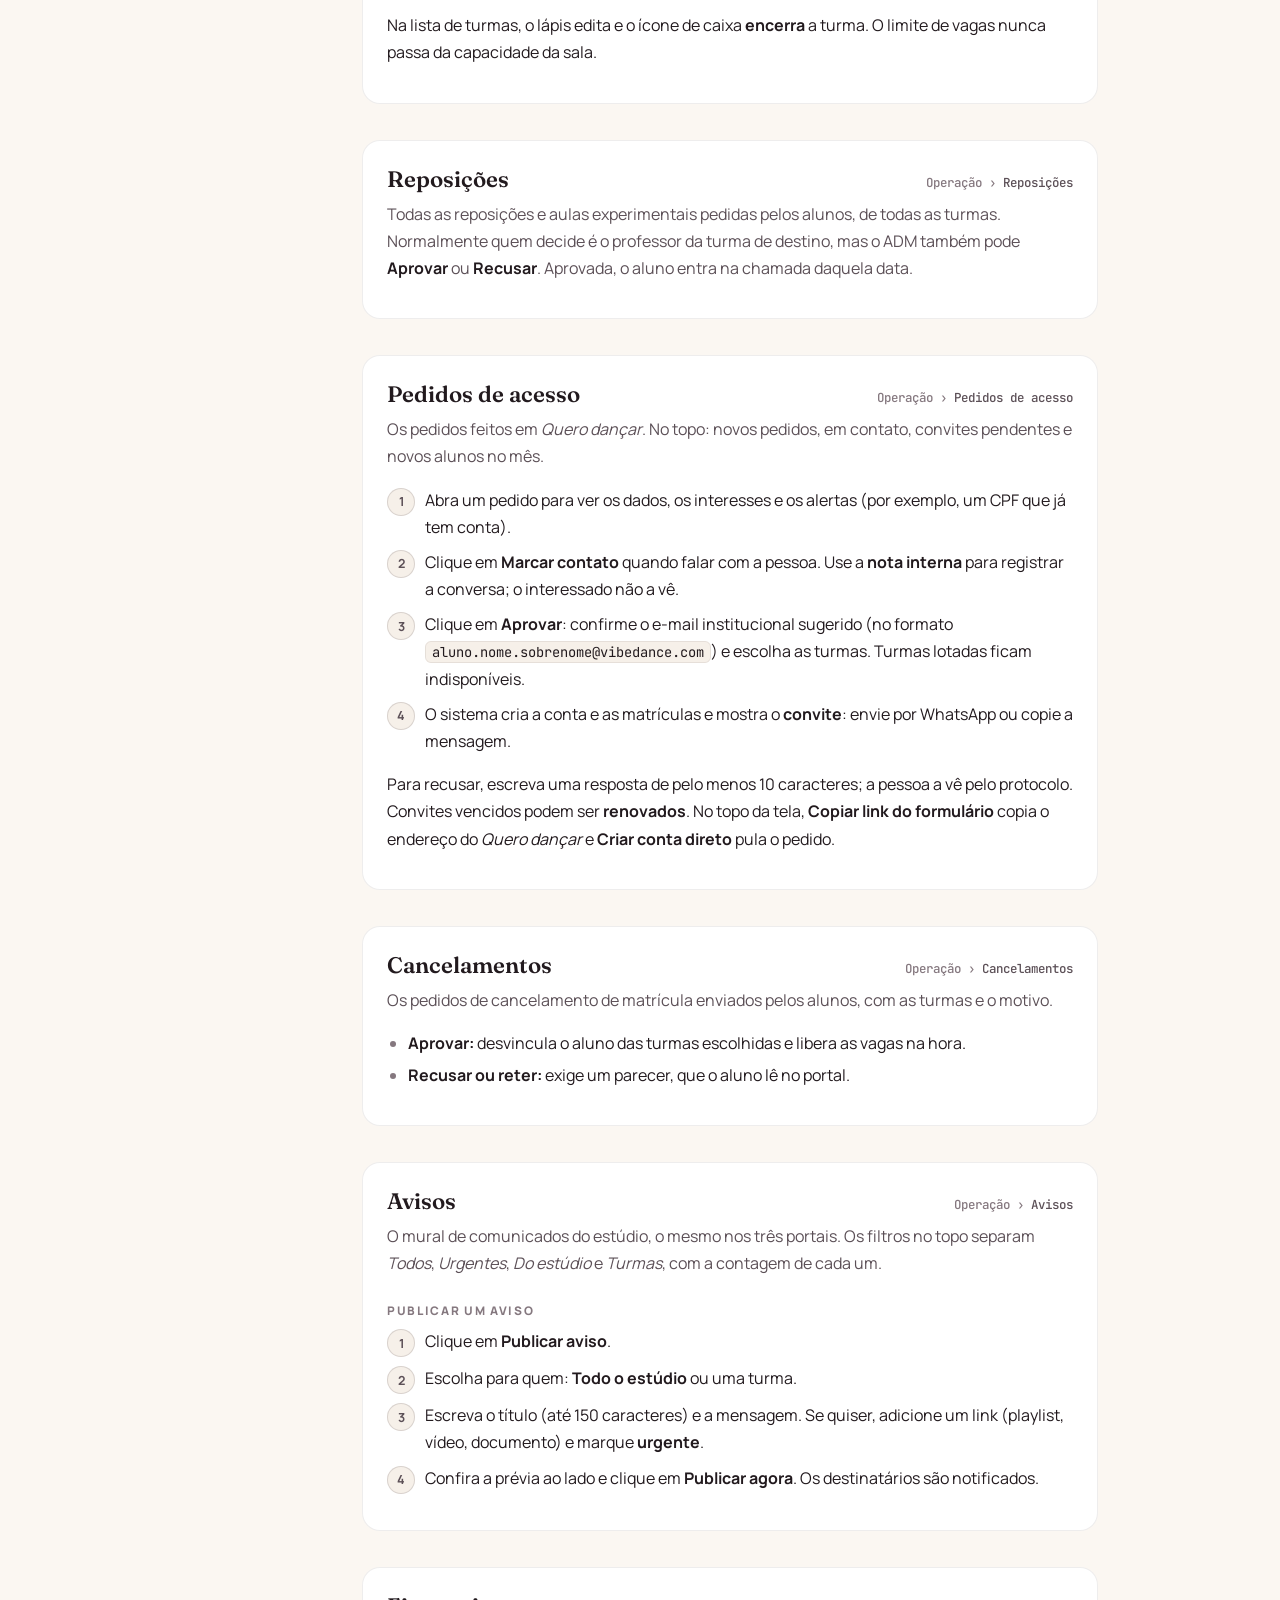
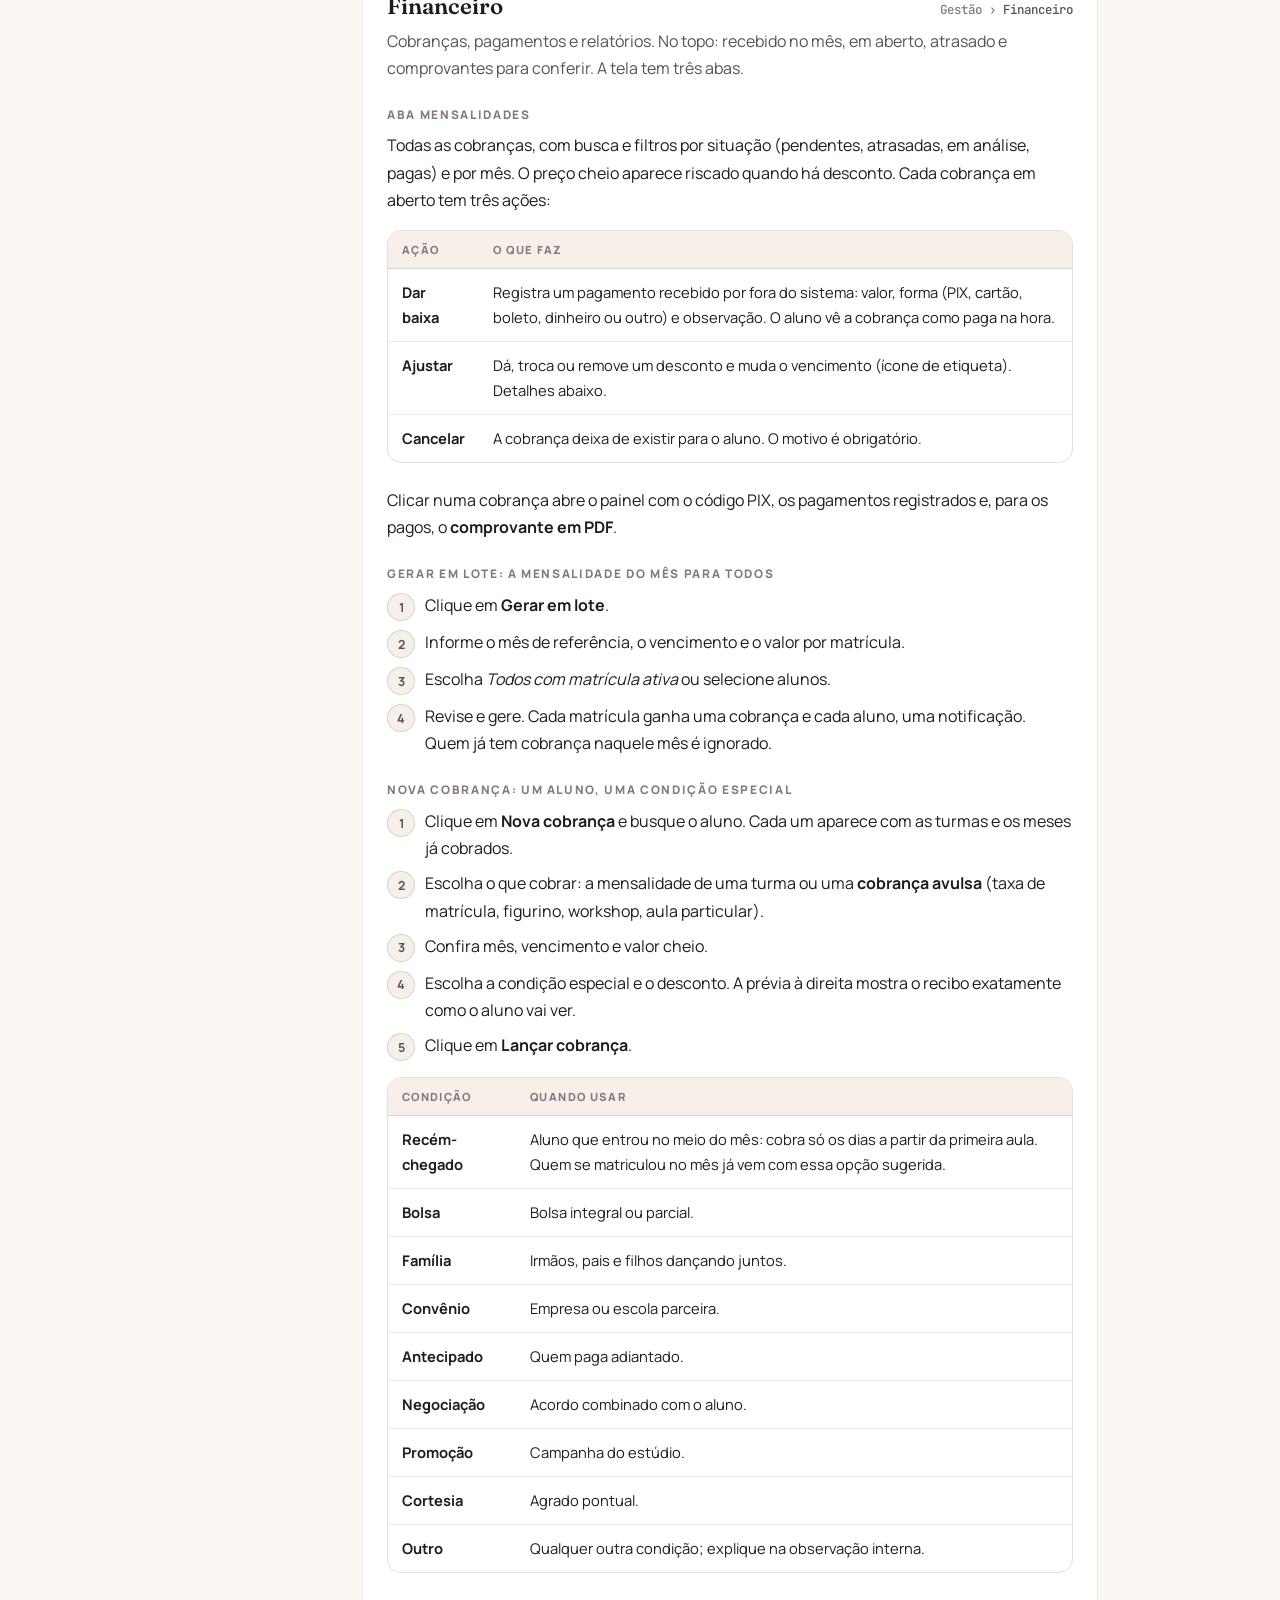
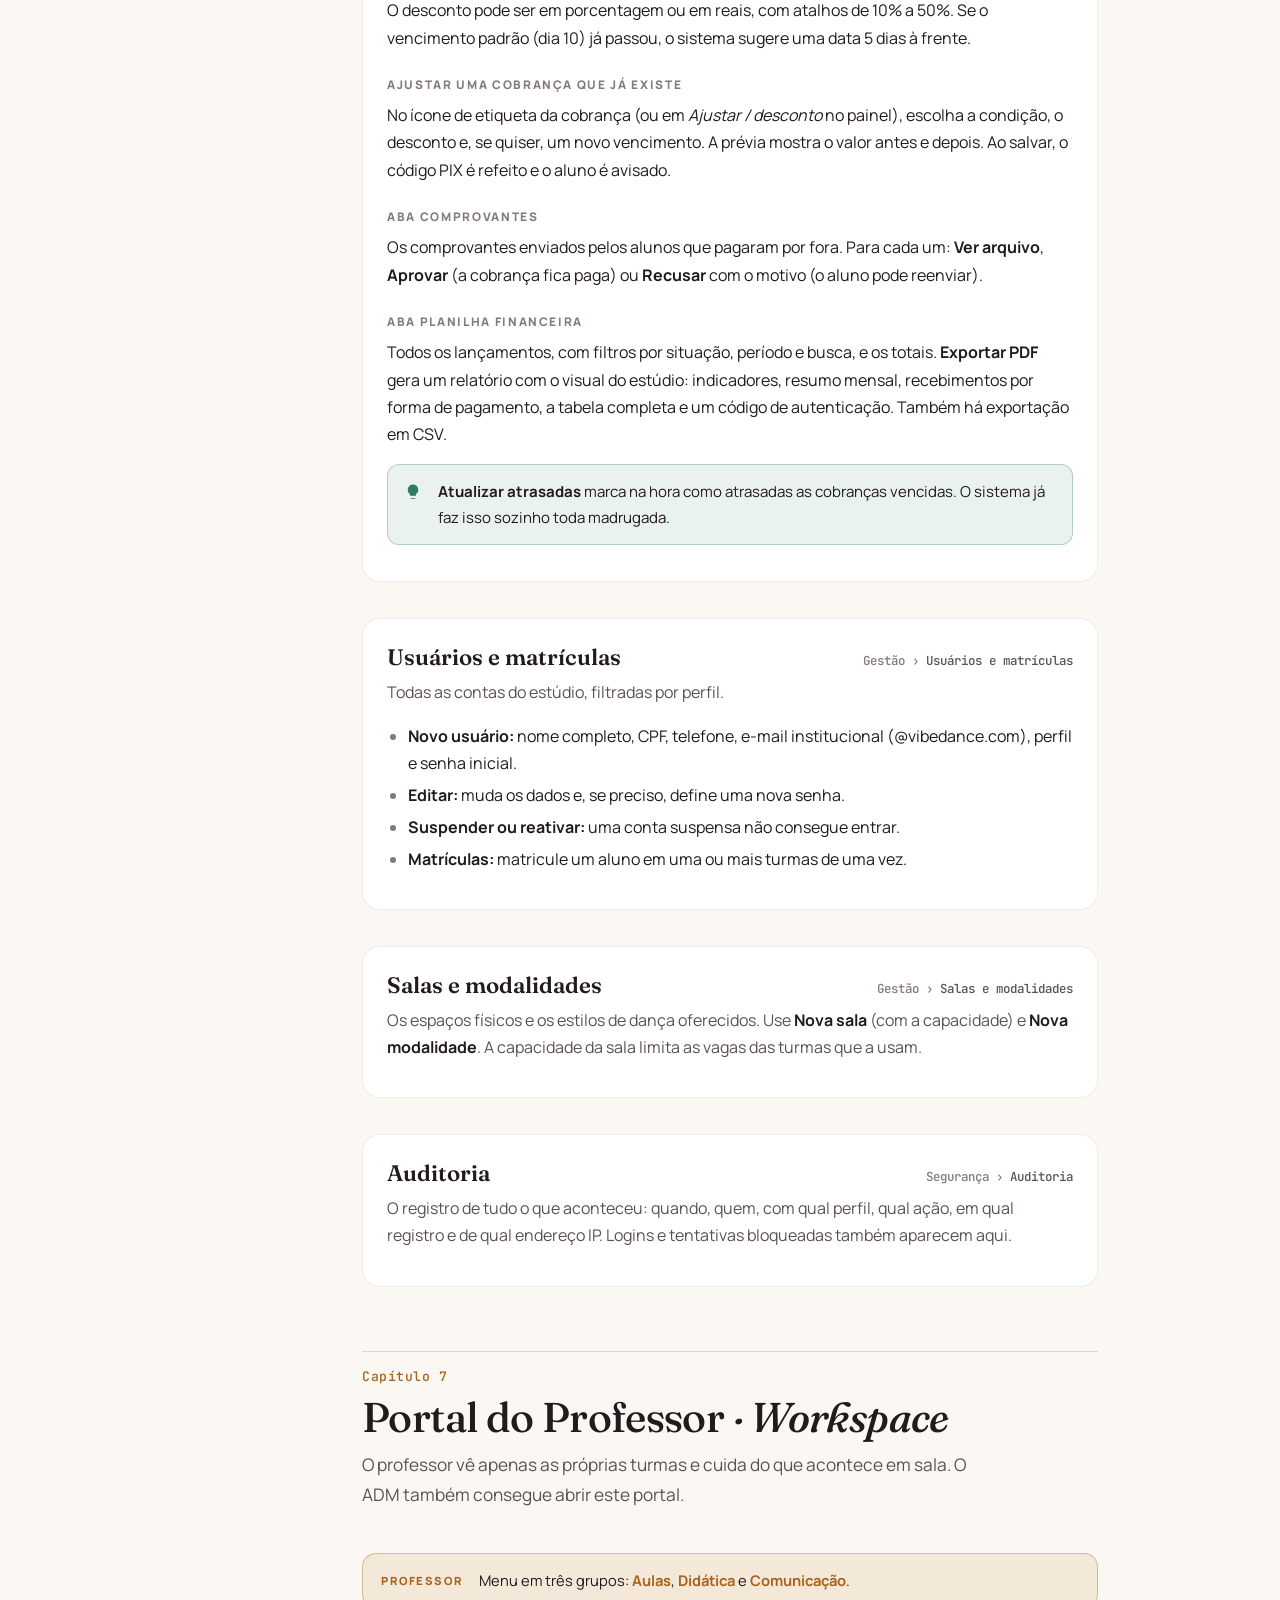
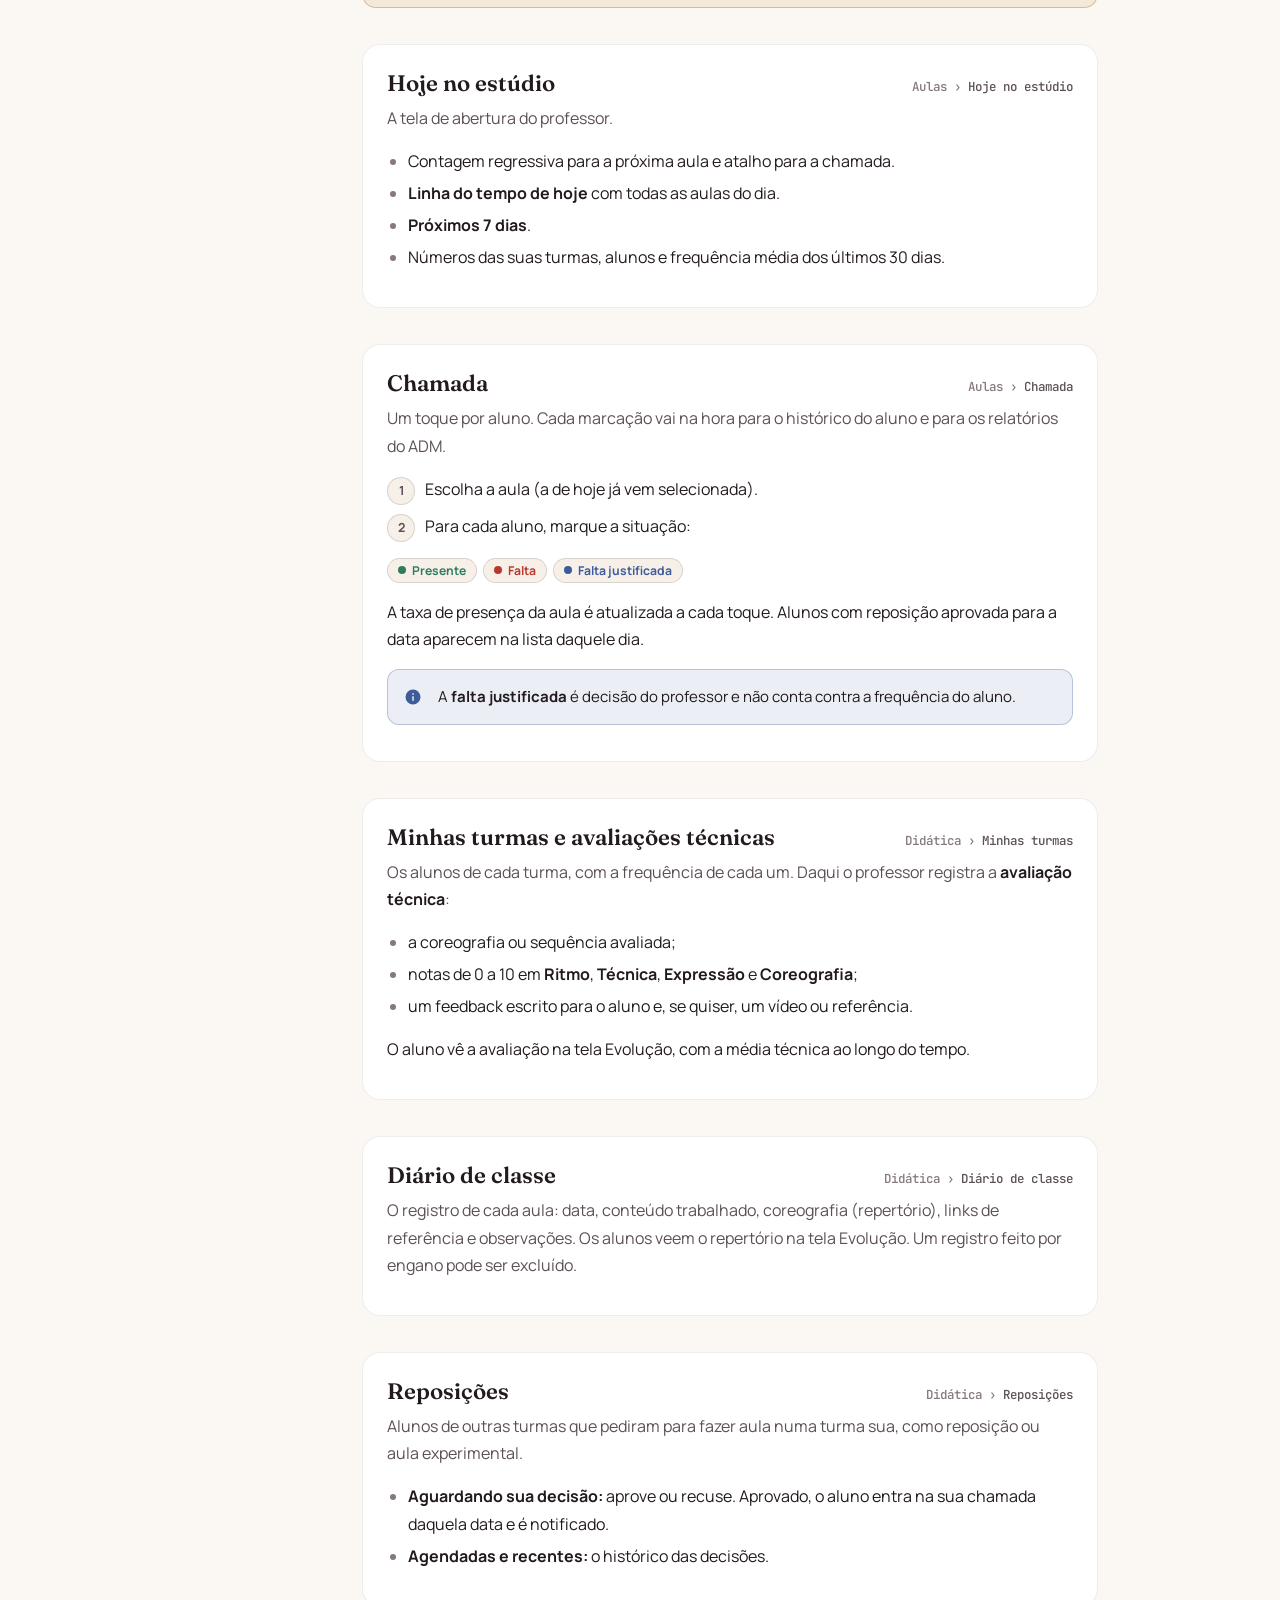
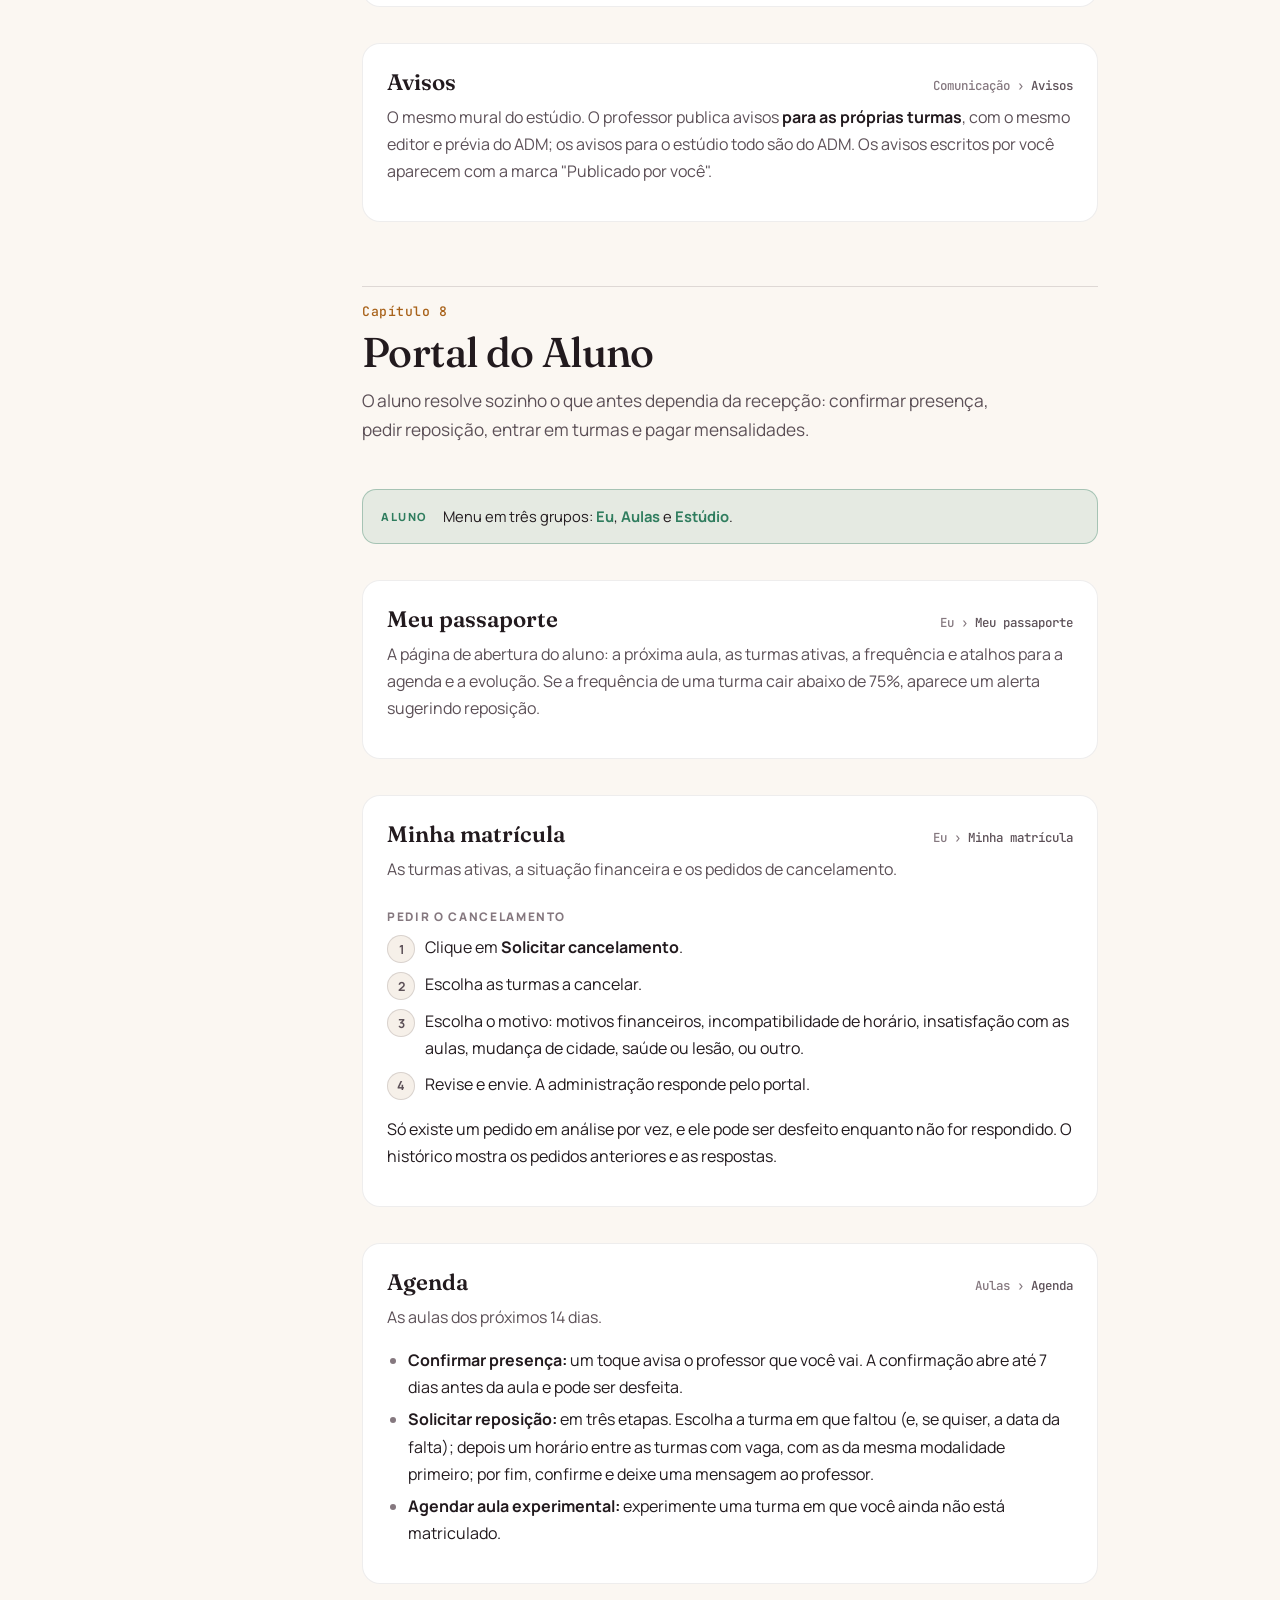
<file: docs/manual.html>
<!doctype html>
<html lang="pt-BR">
<head>
<meta charset="utf-8">
<meta name="viewport" content="width=device-width, initial-scale=1, viewport-fit=cover">
<title>Manual do VibeDance</title>
<meta name="claude:viewport-fit-sides" content="cover">
<link rel="preconnect" href="https://fonts.googleapis.com">
<link rel="preconnect" href="https://fonts.gstatic.com" crossorigin>
<link rel="stylesheet" href="https://fonts.googleapis.com/css2?family=Fraunces:ital,opsz,wght@0,9..144,400;0,9..144,500;0,9..144,600;1,9..144,400;1,9..144,500&family=Manrope:wght@400;500;600;700;800&family=JetBrains+Mono:wght@400;500&display=swap">
<style>
/* Layout: índice fixo à esquerda + coluna de leitura de ~70ch; capítulos por perfil com a cor do perfil (palco escuro por padrão, versão clara para quem prefere) */
:root {
  --bg: #0D0B0C;
  --bg-2: #141113;
  --surface: #1A1618;
  --surface-2: #231E21;
  --line: rgba(244, 236, 225, 0.12);
  --line-soft: rgba(244, 236, 225, 0.07);
  --ink: #F4EEE7;
  --ink-2: #BCB1A7;
  --ink-3: #8C8077;
  --amber: #E8A653;
  --amber-soft: rgba(232, 166, 83, 0.14);
  --carmim: #E86F95;
  --carmim-base: #DB4F7C;
  --carmim-soft: rgba(219, 79, 124, 0.14);
  --sage: #8FCFB4;
  --sage-soft: rgba(120, 194, 164, 0.14);
  --info: #8FA8D8;
  --info-soft: rgba(143, 168, 216, 0.14);
  --warn: #F0BD4F;
  --warn-soft: rgba(240, 189, 79, 0.13);
  --danger: #F2685B;
  --code-bg: #090708;
  --spot: rgba(232, 166, 83, 0.22);
  --f-display: 'Fraunces', Georgia, 'Times New Roman', serif;
  --f-body: 'Manrope', 'Segoe UI', system-ui, sans-serif;
  --f-mono: 'JetBrains Mono', 'Cascadia Code', Consolas, monospace;
  color-scheme: dark;
}
@media (prefers-color-scheme: light) {
  :root:not([data-theme="dark"]) {
    --bg: #FBF7F2; --bg-2: #F4EDE5; --surface: #FFFFFF; --surface-2: #F6F0E9;
    --line: rgba(43, 30, 36, 0.14); --line-soft: rgba(43, 30, 36, 0.08);
    --ink: #221A1E; --ink-2: #5C5057; --ink-3: #85787F;
    --amber: #A8621A; --amber-soft: rgba(197, 124, 40, 0.12);
    --carmim: #B8325F; --carmim-base: #C93D6C; --carmim-soft: rgba(201, 61, 108, 0.10);
    --sage: #2F7D5E; --sage-soft: rgba(47, 125, 94, 0.10);
    --info: #3E5C99; --info-soft: rgba(62, 92, 153, 0.10);
    --warn: #8A6410; --warn-soft: rgba(196, 146, 30, 0.13);
    --danger: #B83A2E; --code-bg: #1C1518; --spot: rgba(232, 166, 83, 0.28);
    color-scheme: light;
  }
}
:root[data-theme="light"] {
  --bg: #FBF7F2; --bg-2: #F4EDE5; --surface: #FFFFFF; --surface-2: #F6F0E9;
  --line: rgba(43, 30, 36, 0.14); --line-soft: rgba(43, 30, 36, 0.08);
  --ink: #221A1E; --ink-2: #5C5057; --ink-3: #85787F;
  --amber: #A8621A; --amber-soft: rgba(197, 124, 40, 0.12);
  --carmim: #B8325F; --carmim-base: #C93D6C; --carmim-soft: rgba(201, 61, 108, 0.10);
  --sage: #2F7D5E; --sage-soft: rgba(47, 125, 94, 0.10);
  --info: #3E5C99; --info-soft: rgba(62, 92, 153, 0.10);
  --warn: #8A6410; --warn-soft: rgba(196, 146, 30, 0.13);
  --danger: #B83A2E; --code-bg: #1C1518; --spot: rgba(232, 166, 83, 0.28);
  color-scheme: light;
}

* { box-sizing: border-box; }
html { scroll-behavior: smooth; scroll-padding-top: 24px; }
@media (prefers-reduced-motion: reduce) { html { scroll-behavior: auto; } * { animation: none !important; transition: none !important; } }
body {
  margin: 0; background: var(--bg); color: var(--ink);
  font: 400 16px/1.7 var(--f-body); -webkit-font-smoothing: antialiased;
}
a { color: var(--amber); text-underline-offset: 3px; }
a:focus-visible, button:focus-visible, summary:focus-visible { outline: 2px solid var(--amber); outline-offset: 3px; border-radius: 6px; }
code, kbd { font-family: var(--f-mono); font-size: 0.86em; }
code { padding: 1px 6px; border-radius: 6px; background: var(--surface-2); border: 1px solid var(--line-soft); }
kbd { display: inline-block; padding: 1px 7px; border-radius: 6px; border: 1px solid var(--line); border-bottom-width: 2px; background: var(--surface); color: var(--ink); line-height: 1.5; }
strong { font-weight: 700; color: var(--ink); }
h1, h2, h3, h4 { text-wrap: balance; margin: 0; }

/* ------------------------------------------------ capa */
.capa {
  position: relative; overflow: hidden;
  margin-top: calc(-1 * env(safe-area-inset-top, 0px));
  padding-top: calc(env(safe-area-inset-top, 0px) + 3.5rem); padding-bottom: 3.5rem;
  background:
    radial-gradient(60% 90% at 72% -10%, var(--spot), transparent 70%),
    radial-gradient(50% 70% at 0% 110%, var(--carmim-soft), transparent 70%),
    var(--bg-2);
  border-bottom: 1px solid var(--line);
}
.capa::before { content: ""; position: absolute; inset: 0 0 auto; height: 4px; background: linear-gradient(90deg, var(--amber), var(--carmim-base)); }
.capa-in { max-width: 1180px; margin: 0 auto; padding-left: max(16px, env(safe-area-inset-left, 0px)); padding-right: max(16px, env(safe-area-inset-right, 0px)); display: grid; grid-template-columns: minmax(0, 1.25fr) minmax(0, 1fr); gap: 3rem; align-items: end; }
.marca { display: flex; align-items: center; gap: 14px; margin-bottom: 2rem; }
.marca svg { width: 44px; height: 44px; flex: none; }
.marca span { font: italic 600 1.35rem var(--f-display); }
.eyebrow { font: 800 0.72rem/1.4 var(--f-body); letter-spacing: 0.18em; text-transform: uppercase; color: var(--carmim); }
.capa h1 { margin-top: 0.6rem; font: 500 clamp(2.6rem, 6vw, 4.6rem)/1.02 var(--f-display); letter-spacing: -0.02em; }
.capa h1 em { font-style: italic; color: var(--amber); }
.capa .lead { margin: 1.25rem 0 0; max-width: 34rem; font-size: 1.12rem; color: var(--ink-2); }
.capa-meta { display: flex; flex-wrap: wrap; gap: 8px 18px; margin-top: 1.75rem; font-size: 0.86rem; color: var(--ink-3); }
.capa-meta b { color: var(--ink-2); font-weight: 700; }
.contagem { display: flex; gap: 14px; margin-top: 2rem; font: italic 500 1.5rem var(--f-display); color: var(--ink-3); }
.contagem span { animation: conta 4s steps(1, end) infinite; }
.contagem span:nth-child(2) { animation-delay: .5s } .contagem span:nth-child(3) { animation-delay: 1s } .contagem span:nth-child(4) { animation-delay: 1.5s }
.contagem span:nth-child(5) { animation-delay: 2s } .contagem span:nth-child(6) { animation-delay: 2.5s } .contagem span:nth-child(7) { animation-delay: 3s } .contagem span:nth-child(8) { animation-delay: 3.5s }
@keyframes conta { 0% { color: var(--amber); } 12.5%, 100% { color: var(--ink-3); } }

.perfis { display: grid; gap: 10px; }
.perfil {
  --tom: var(--carmim); --tom-soft: var(--carmim-soft);
  display: grid; grid-template-columns: auto minmax(0, 1fr) auto; align-items: center; gap: 14px;
  padding: 14px 16px; border-radius: 14px; border: 1px solid var(--line); background: var(--surface);
  color: var(--ink); text-decoration: none; transition: border-color .2s, transform .2s;
}
.perfil:hover { border-color: var(--tom); transform: translateX(3px); }
.perfil.prof { --tom: var(--amber); --tom-soft: var(--amber-soft); }
.perfil.aluno { --tom: var(--sage); --tom-soft: var(--sage-soft); }
.perfil .ic { width: 40px; height: 40px; border-radius: 11px; display: grid; place-items: center; background: var(--tom-soft); color: var(--tom); }
.perfil .ic svg { width: 20px; height: 20px; }
.perfil b { display: block; font-weight: 700; }
.perfil small { display: block; color: var(--ink-3); font-size: 0.82rem; line-height: 1.4; }
.perfil .seta { color: var(--tom); font-weight: 800; }

/* ------------------------------------------------ estrutura */
.pagina { max-width: 1180px; margin: 0 auto; padding-left: max(16px, env(safe-area-inset-left, 0px)); padding-right: max(16px, env(safe-area-inset-right, 0px)); padding-block: 3rem 5rem; display: grid; grid-template-columns: 240px minmax(0, 1fr); gap: 3.5rem; }
.indice { position: sticky; top: calc(env(safe-area-inset-top, 0px) + 24px); align-self: start; max-height: calc(100vh - 48px); overflow-y: auto; padding-right: 6px; font-size: 0.88rem; }
.indice-titulo { font: 800 0.7rem var(--f-body); letter-spacing: 0.16em; text-transform: uppercase; color: var(--ink-3); margin: 0 0 10px; }
.indice ol { list-style: none; margin: 0; padding: 0; display: grid; gap: 2px; }
.indice a { display: flex; gap: 10px; padding: 6px 10px; border-radius: 8px; color: var(--ink-2); text-decoration: none; line-height: 1.35; border-left: 2px solid transparent; }
.indice a .n { font: 500 0.78rem var(--f-mono); color: var(--ink-3); min-width: 1.4em; padding-top: 1px; }
.indice a:hover { background: var(--surface); color: var(--ink); }
.indice a.ativo { color: var(--ink); background: var(--surface); border-left-color: var(--amber); }
.indice .sub a { padding-left: 34px; font-size: 0.82rem; color: var(--ink-3); }
.indice .sub a.ativo { color: var(--ink); }
.indice details summary { list-style: none; cursor: pointer; }
.indice details summary::-webkit-details-marker { display: none; }
.conteudo { min-width: 0; max-width: 46rem; }

/* ------------------------------------------------ capítulos */
.cap { padding-top: 1rem; margin-top: 4rem; border-top: 1px solid var(--line); }
.cap:first-child { margin-top: 0; border-top: 0; padding-top: 0; }
.cap-head { display: grid; gap: 10px; margin-bottom: 1.75rem; }
.cap-num { font: 500 0.82rem var(--f-mono); color: var(--amber); letter-spacing: 0.04em; }
.cap h2 { font: 500 clamp(1.9rem, 3.6vw, 2.6rem)/1.1 var(--f-display); letter-spacing: -0.015em; }
.cap h2 em { font-style: italic; }
.cap-lead { margin: 0; font-size: 1.08rem; color: var(--ink-2); max-width: 40rem; }
.conteudo p { margin: 0 0 1rem; }
.conteudo h3 { font: 600 1.25rem/1.3 var(--f-display); margin: 2.25rem 0 0.75rem; }
.conteudo h4 { font: 800 0.74rem var(--f-body); letter-spacing: 0.14em; text-transform: uppercase; color: var(--ink-3); margin: 1.5rem 0 0.6rem; }
.conteudo ul, .conteudo ol { margin: 0 0 1rem; padding-left: 1.3rem; }
.conteudo li { margin: 0.3rem 0; }
.conteudo li::marker { color: var(--ink-3); }

/* faixa de perfil */
.faixa { --tom: var(--carmim); --tom-soft: var(--carmim-soft); display: flex; flex-wrap: wrap; align-items: center; gap: 10px 16px; padding: 14px 18px; border-radius: 14px; background: var(--tom-soft); border: 1px solid color-mix(in srgb, var(--tom) 35%, transparent); margin-bottom: 1.5rem; font-size: 0.92rem; }
.faixa.prof { --tom: var(--amber); --tom-soft: var(--amber-soft); }
.faixa.aluno { --tom: var(--sage); --tom-soft: var(--sage-soft); }
.faixa b { color: var(--tom); }
.faixa .tag { font: 800 0.7rem var(--f-body); letter-spacing: 0.14em; text-transform: uppercase; color: var(--tom); }

/* tela (funcionalidade) */
.tela { position: relative; margin: 2.25rem 0 0; padding: 1.5rem 1.5rem 1.25rem; border-radius: 18px; background: var(--surface); border: 1px solid var(--line-soft); scroll-margin-top: 24px; }
.tela-topo { display: flex; flex-wrap: wrap; align-items: baseline; justify-content: space-between; gap: 6px 16px; margin-bottom: 0.5rem; }
.tela h3 { margin: 0; font: 600 1.4rem/1.25 var(--f-display); }
.caminho { font: 500 0.78rem var(--f-mono); color: var(--ink-3); }
.caminho b { color: var(--ink-2); font-weight: 500; }
.tela > p:first-of-type { color: var(--ink-2); }
.tela .passos { counter-reset: p; list-style: none; padding: 0; margin: 0 0 1rem; display: grid; gap: 8px; }
.tela .passos li { counter-increment: p; display: grid; grid-template-columns: 28px minmax(0, 1fr); gap: 10px; margin: 0; }
.tela .passos li::before { content: counter(p); width: 26px; height: 26px; border-radius: 50%; display: grid; place-items: center; font: 700 0.78rem var(--f-body); background: var(--surface-2); border: 1px solid var(--line); color: var(--ink-2); margin-top: 1px; }

/* avisos */
.nota { display: grid; grid-template-columns: 22px minmax(0, 1fr); gap: 12px; padding: 14px 16px; border-radius: 12px; margin: 1rem 0; font-size: 0.94rem; background: var(--info-soft); border: 1px solid color-mix(in srgb, var(--info) 30%, transparent); }
.nota svg { width: 18px; height: 18px; margin-top: 4px; color: var(--info); }
.nota.dica { background: var(--sage-soft); border-color: color-mix(in srgb, var(--sage) 30%, transparent); }
.nota.dica svg { color: var(--sage); }
.nota.atencao { background: var(--warn-soft); border-color: color-mix(in srgb, var(--warn) 35%, transparent); }
.nota.atencao svg { color: var(--warn); }
.nota p:last-child { margin-bottom: 0; }

/* tabelas */
.tabela { overflow-x: auto; margin: 1rem 0 1.5rem; border: 1px solid var(--line); border-radius: 14px; }
table { width: 100%; border-collapse: collapse; font-size: 0.92rem; }
th { text-align: left; font: 800 0.7rem var(--f-body); letter-spacing: 0.12em; text-transform: uppercase; color: var(--ink-3); background: var(--surface-2); padding: 11px 14px; border-bottom: 1px solid var(--line); white-space: nowrap; }
td { padding: 11px 14px; border-bottom: 1px solid var(--line-soft); vertical-align: top; }
tr:last-child td { border-bottom: 0; }
td:first-child { font-weight: 700; }
.num { font-variant-numeric: tabular-nums; }

/* código */
.codigo { position: relative; margin: 0.75rem 0 1.25rem; border-radius: 12px; background: var(--code-bg); border: 1px solid var(--line); }
.codigo pre { margin: 0; padding: 16px 18px; overflow-x: auto; font: 400 0.84rem/1.7 var(--f-mono); color: #EDE3D8; }
.codigo .rot { display: flex; justify-content: space-between; align-items: center; padding: 8px 10px 8px 18px; border-bottom: 1px solid rgba(244,236,225,0.08); font: 700 0.68rem var(--f-body); letter-spacing: 0.14em; text-transform: uppercase; color: #8C8077; }
.copiar { font: 700 0.75rem var(--f-body); color: #EDE3D8; background: rgba(244,236,225,0.07); border: 1px solid rgba(244,236,225,0.14); border-radius: 8px; padding: 4px 10px; cursor: pointer; }
.copiar:hover { border-color: #E8A653; color: #E8A653; }

/* chips de status */
.chips { display: flex; flex-wrap: wrap; gap: 6px; margin: 0.5rem 0 1rem; }
.chip { display: inline-flex; align-items: center; gap: 6px; padding: 3px 10px; border-radius: 999px; font: 700 0.76rem var(--f-body); background: var(--surface-2); border: 1px solid var(--line); color: var(--ink-2); }
.chip i { width: 8px; height: 8px; border-radius: 50%; background: currentColor; }
.chip.ok { color: var(--sage); } .chip.falta { color: var(--danger); } .chip.just { color: var(--info); } .chip.agenda { color: var(--amber); } .chip.sem { color: var(--ink-3); }

/* jornada */
.jornada { list-style: none; padding: 0; margin: 1.25rem 0 1.5rem; display: grid; gap: 0; }
.jornada li { position: relative; display: grid; grid-template-columns: 92px minmax(0, 1fr); gap: 16px; padding: 0 0 18px; margin: 0; }
.jornada li::before { content: ""; position: absolute; left: 45px; top: 30px; bottom: 0; width: 2px; background: var(--line); }
.jornada li:last-child::before { display: none; }
.jornada .quem { align-self: start; justify-self: center; position: relative; z-index: 1; font: 800 0.66rem var(--f-body); letter-spacing: 0.1em; text-transform: uppercase; padding: 5px 9px; border-radius: 999px; background: var(--sage-soft); color: var(--sage); border: 1px solid color-mix(in srgb, var(--sage) 35%, transparent); white-space: nowrap; }
.jornada .quem.adm { background: var(--carmim-soft); color: var(--carmim); border-color: color-mix(in srgb, var(--carmim) 35%, transparent); }
.jornada .quem.prof { background: var(--amber-soft); color: var(--amber); border-color: color-mix(in srgb, var(--amber) 35%, transparent); }
.jornada .quem.sis { background: var(--surface-2); color: var(--ink-2); border-color: var(--line); }
.jornada b { display: block; }
.jornada span.d { color: var(--ink-2); font-size: 0.94rem; }

/* glossário */
dl.glossario { display: grid; grid-template-columns: minmax(0, 12rem) minmax(0, 1fr); gap: 0; margin: 1rem 0; border-top: 1px solid var(--line-soft); }
dl.glossario dt, dl.glossario dd { padding: 12px 0; border-bottom: 1px solid var(--line-soft); margin: 0; }
dl.glossario dt { font-weight: 700; padding-right: 16px; }
dl.glossario dd { color: var(--ink-2); }

/* créditos */
.creditos { margin-top: 4rem; padding: 2rem; border-radius: 20px; background: radial-gradient(70% 120% at 100% 0%, var(--amber-soft), transparent 70%), var(--surface); border: 1px solid var(--line); }
.creditos h2 { font: 500 1.8rem var(--f-display); }
.equipe { display: grid; grid-template-columns: repeat(4, minmax(0, 1fr)); gap: 12px; margin-top: 1.25rem; }
.membro { display: grid; justify-items: start; gap: 10px; padding: 16px; border-radius: 14px; background: var(--bg-2); border: 1px solid var(--line-soft); }
.membro .av { width: 44px; height: 44px; border-radius: 50%; display: grid; place-items: center; font: 600 1rem var(--f-display); color: #0D0B0C; background: linear-gradient(135deg, #E8A653, #DB4F7C); }
.membro b { line-height: 1.3; }
.rodape { margin-top: 1.5rem; color: var(--ink-3); font-size: 0.85rem; }

@media (max-width: 980px) {
  .capa-in { grid-template-columns: 1fr; gap: 2rem; }
  .pagina { grid-template-columns: 1fr; gap: 2rem; }
  .indice { position: static; max-height: none; padding: 0; }
  .indice details { border: 1px solid var(--line); border-radius: 14px; padding: 12px 14px; background: var(--surface); }
  .indice details summary { display: flex; justify-content: space-between; }
  .indice details summary::after { content: "+"; color: var(--amber); font-weight: 800; }
  .indice details[open] summary::after { content: "–"; }
  .indice details ol { margin-top: 10px; }
  .equipe { grid-template-columns: repeat(2, minmax(0, 1fr)); }
}
@media (min-width: 981px) {
  .indice details summary { pointer-events: none; }
  .indice details summary .abrir { display: none; }
}

/* ------------------------------------------------ impressão / PDF (A4) */
@page { size: A4; margin: 0; }
@media print {
  html, body { -webkit-print-color-adjust: exact; print-color-adjust: exact; background: var(--bg); }
  html { scroll-behavior: auto; }
  body { font-size: 10.5pt; line-height: 1.62; }
  .capa { margin: 0; min-height: 297mm; padding: 34mm 0 26mm; display: flex; align-items: center; break-after: page; }
  .capa-in { grid-template-columns: 1fr; gap: 14mm; max-width: none; padding: 0 20mm; }
  .capa h1 { font-size: 46pt; }
  .capa .lead { font-size: 13pt; max-width: none; }
  .perfil { break-inside: avoid; }
  .perfil:hover { transform: none; }
  .contagem span { animation: none; }
  .contagem span:first-child { color: var(--amber); }
  /* margem de página feita por dentro: o fundo escuro cobre a folha inteira e o respiro se repete em cada página */
  .pagina { display: block; max-width: none; padding: 18mm 20mm 18mm; -webkit-box-decoration-break: clone; box-decoration-break: clone; }
  .indice { position: static; max-height: none; overflow: visible; padding: 0; break-after: page; font-size: 11.5pt; }
  .indice details { border: 0; padding: 0; background: none; }
  .indice details summary::after, .indice details[open] summary::after { content: none !important; }
  .indice .indice-titulo { display: block; font: 500 26pt var(--f-display); letter-spacing: 0; text-transform: none; color: var(--ink); margin: 0 0 8mm; }
  .indice ol { gap: 0; }
  .indice a { padding: 3.2mm 0; border-left: 0; border-bottom: 1px solid var(--line-soft); border-radius: 0; color: var(--ink); background: none !important; }
  .indice a .n { min-width: 2.4em; color: var(--amber); }
  .indice .sub a { padding-left: 2.4em; color: var(--ink-2); font-size: 10pt; }
  .conteudo { max-width: none; }
  .cap { break-before: page; margin-top: 0; padding-top: 0; border-top: 0; }
  .cap-head { margin-bottom: 7mm; }
  .nota, .codigo, .jornada li, .membro, .faixa, dl.glossario dt, dl.glossario dd, tr, .tela .passos li, .tela li { break-inside: avoid; }
  /* cartões longos continuam na página seguinte em vez de deixar buracos */
  .tela { break-inside: auto; -webkit-box-decoration-break: clone; box-decoration-break: clone; }
  .tela-topo { break-inside: avoid; }
  .tela-topo, .conteudo h3, .conteudo h4 { break-after: avoid; }
  .tabela { overflow: visible; }
  .copiar { display: none; }
  .creditos { break-before: page; margin-top: 0; }
  a { text-decoration: none; }
}
@media (max-width: 560px) {
  .tela { padding: 1.15rem 1rem 1rem; }
  dl.glossario { grid-template-columns: 1fr; }
  dl.glossario dt { border-bottom: 0; padding-bottom: 0; }
  .jornada li { grid-template-columns: 76px minmax(0, 1fr); gap: 12px; }
  .jornada li::before { left: 37px; }
}
</style>

</head>
<body>
<header class="capa">
  <div class="capa-in">
    <div>
      <div class="marca" aria-hidden="true">
        <svg viewBox="0 0 48 48"><circle cx="24" cy="24" r="23" fill="#E8A653"/><path fill="#DB4F7C" d="M30.6 9.4c1.6.2 2.6 1.6 2.3 3.1-.2 1.4-1.5 2.4-2.9 2.2-1.5-.2-2.5-1.6-2.3-3 .2-1.5 1.5-2.5 2.9-2.3zM14 15.8l8.6 3.4 4.9-2.6c.8-.4 1.8-.2 2.3.6l1.2 2c.3.5.9.8 1.5.7l6.2-.8c.7-.1 1.2.8.7 1.3l-.3.3-7.4 2.2-3.4 4.3 1.6 7.6c.2.9-.4 1.7-1.3 1.8-.7.1-1.3-.3-1.6-.9l-3.2-7.1-5.8 4.6-4.4 4.6c-.5.5-1.3.4-1.6-.2-.2-.4-.1-.8.1-1.1l3.7-5.6 4.6-6.2-.9-3.4-8.5-.9c-.8-.1-1.2-1-.7-1.6.4-.4.9-.5 1.4-.3z"/></svg>
        <span>VibeDance</span>
      </div>
      <p class="eyebrow">Manual do usuário · versão final</p>
      <h1>Manual do <em>VibeDance</em></h1>
      <p class="lead">Tudo o que o sistema faz, tela por tela, para o administrador, o professor e o aluno. Comece pelo capítulo 1 se for sua primeira vez; depois, vá direto ao portal que você usa.</p>
      <div class="contagem" aria-hidden="true"><span>1</span><span>2</span><span>3</span><span>4</span><span>5</span><span>6</span><span>7</span><span>8</span></div>
      <div class="capa-meta">
        <span><b>Atualizado</b> em novembro de 2026</span>
        <span><b>Endereço</b> http://localhost:8080</span>
      </div>
    </div>
    <nav class="perfis" aria-label="Ir para o portal">
      <a class="perfil" href="#adm"><span class="ic"><svg viewBox="0 0 24 24" fill="currentColor"><path d="M3 7l4.5 3.5L12 4l4.5 6.5L21 7l-2 11H5L3 7zm2 13h14v2H5v-2z"/></svg></span><span><b>Cockpit ADM</b><small>Grade, matrículas, financeiro e aprovações</small></span><span class="seta">→</span></a>
      <a class="perfil prof" href="#prof"><span class="ic"><svg viewBox="0 0 24 24" fill="currentColor"><path d="M12 3v10.6A4 4 0 1 0 14 17V7h4V3h-6z"/></svg></span><span><b>Workspace do Professor</b><small>Chamada, diário, avaliações e avisos</small></span><span class="seta">→</span></a>
      <a class="perfil aluno" href="#aluno"><span class="ic"><svg viewBox="0 0 24 24" fill="currentColor"><path d="M4 15c3 0 4-3 7-3s5 3 9 3v3c-4 0-6-2-9-2s-4 2-7 2v-3zm3-9a2 2 0 1 1 0 4 2 2 0 0 1 0-4zm8 2a2 2 0 1 1 0 4 2 2 0 0 1 0-4z"/></svg></span><span><b>Portal do Aluno</b><small>Agenda, frequência, evolução e pagamentos</small></span><span class="seta">→</span></a>
    </nav>
  </div>
</header>

<div class="pagina">
  <aside class="indice" aria-label="Índice">
    <details open id="indice-det">
      <summary><span class="indice-titulo">Neste manual</span><span class="abrir" aria-hidden="true"></span></summary>
      <ol>
        <li><a href="#comece"><span class="n">1</span>Comece aqui</a></li>
        <li><a href="#instalar"><span class="n">2</span>Instalar e ligar</a></li>
        <li><a href="#acesso"><span class="n">3</span>Entrar e sua conta</a></li>
        <li><a href="#comum"><span class="n">4</span>Em todas as telas</a></li>
        <li><a href="#home"><span class="n">5</span>Página inicial</a></li>
        <li><a href="#adm"><span class="n">6</span>Portal do ADM</a></li>
        <li class="sub"><a href="#adm-financeiro">Financeiro</a></li>
        <li><a href="#prof"><span class="n">7</span>Portal do Professor</a></li>
        <li class="sub"><a href="#prof-chamada">Chamada</a></li>
        <li><a href="#aluno"><span class="n">8</span>Portal do Aluno</a></li>
        <li class="sub"><a href="#al-financeiro">Pagar mensalidade</a></li>
        <li><a href="#fluxos"><span class="n">9</span>Fluxos completos</a></li>
        <li><a href="#regras"><span class="n">10</span>Regras do sistema</a></li>
        <li><a href="#problemas"><span class="n">11</span>Solução de problemas</a></li>
        <li><a href="#glossario"><span class="n">12</span>Glossário</a></li>
        <li><a href="#creditos"><span class="n">·</span>Criadores</a></li>
      </ol>
    </details>
  </aside>

  <main class="conteudo">

    <!-- 1 ------------------------------------------------------------ -->
    <section class="cap" id="comece">
      <div class="cap-head">
        <span class="cap-num">Capítulo 1</span>
        <h2>Comece aqui</h2>
        <p class="cap-lead">O VibeDance reúne a rotina de um estúdio de dança num só sistema: turmas, presença, evolução técnica, mensalidades e comunicação. Cada pessoa entra no seu portal e vê apenas o que lhe diz respeito.</p>
      </div>

      <h3>Os três perfis</h3>
      <div class="tabela"><table>
        <thead><tr><th>Perfil</th><th>Portal</th><th>Papel no estúdio</th></tr></thead>
        <tbody>
          <tr><td>ADM</td><td>Cockpit ADM</td><td>Administra tudo: cria contas e turmas, cobra mensalidades, aprova pedidos e acompanha os indicadores.</td></tr>
          <tr><td>Professor</td><td>Workspace do Professor</td><td>Conduz as aulas: chamada, diário de classe, avaliações técnicas, reposições e avisos para as suas turmas.</td></tr>
          <tr><td>Aluno</td><td>Portal do Aluno</td><td>Acompanha a própria rotina: agenda, frequência, evolução, avisos e pagamento das mensalidades.</td></tr>
        </tbody>
      </table></div>

      <h3>Quatro ideias que valem para o sistema inteiro</h3>
      <ul>
        <li><strong>Tudo é em tempo real.</strong> Quando alguém muda algo (uma baixa, uma chamada, um aviso), as telas abertas de quem é afetado se atualizam sozinhas, sem recarregar.</li>
        <li><strong>Nada se perde.</strong> Todas as informações ficam no banco de dados e cada criação, alteração ou aprovação fica registrada na auditoria.</li>
        <li><strong>Cada um é avisado do que lhe importa.</strong> O sininho no topo mostra cobranças novas, pagamentos confirmados, reposições aprovadas e avisos publicados.</li>
        <li><strong>Só contas @vibedance.com entram.</strong> E-mails de outros domínios são recusados, mesmo com a senha certa.</li>
      </ul>

      <div class="nota atencao">
        <svg viewBox="0 0 24 24" fill="currentColor" aria-hidden="true"><path d="M12 2 1 21h22L12 2zm1 15h-2v2h2v-2zm0-7h-2v5h2v-5z"/></svg>
        <div><p><strong>Pagamentos são simulados.</strong> PIX, cartão e boleto funcionam de ponta a ponta dentro do sistema (valores, comprovantes e baixas), mas nenhum dinheiro de verdade é cobrado. Não há ligação com banco ou operadora de cartão.</p></div>
      </div>
    </section>

    <!-- 2 ------------------------------------------------------------ -->
    <section class="cap" id="instalar">
      <div class="cap-head">
        <span class="cap-num">Capítulo 2</span>
        <h2>Instalar e ligar</h2>
        <p class="cap-lead">A preparação é feita uma única vez. Depois, ligar o sistema é um comando.</p>
      </div>

      <h3>O que instalar</h3>
      <div class="tabela"><table>
        <thead><tr><th>Programa</th><th>Versão</th><th>Para quê</th></tr></thead>
        <tbody>
          <tr><td>Java (JDK)</td><td>17 ou mais nova</td><td>Roda o servidor</td></tr>
          <tr><td>Maven</td><td>recente</td><td>Compila e inicia o projeto</td></tr>
          <tr><td>PostgreSQL</td><td>recente</td><td>Guarda os dados</td></tr>
          <tr><td>Git</td><td>qualquer</td><td>Baixa o código</td></tr>
        </tbody>
      </table></div>

      <div class="nota atencao">
        <svg viewBox="0 0 24 24" fill="currentColor" aria-hidden="true"><path d="M12 2 1 21h22L12 2zm1 15h-2v2h2v-2zm0-7h-2v5h2v-5z"/></svg>
        <div><p>O sistema procura o banco na <strong>porta 5433</strong>, no banco <code>vibedance_teste</code>. Ao instalar o PostgreSQL, informe a porta 5433 e anote a senha criada. Se preferir a porta padrão (5432), ajuste <code>spring.datasource.url</code> em <code>src/main/resources/application.properties</code>.</p></div>
      </div>

      <h3>Primeira vez: baixar e preparar o banco</h3>
      <p>No PowerShell, rode as linhas abaixo em ordem. A cada comando do banco, ele pede a senha do PostgreSQL.</p>
      <div class="codigo"><div class="rot">PowerShell<button class="copiar" type="button">Copiar</button></div><pre>git clone https://github.com/SpellmanKing/VibeDance.git
cd VibeDance
createdb -U postgres -p 5433 vibedance_teste
psql -U postgres -p 5433 -d vibedance_teste -f database/db.sql
psql -U postgres -p 5433 -d vibedance_teste -f database/migracao_v2_overhaul.sql
psql -U postgres -p 5433 -d vibedance_teste -f database/migracao_v3_cancelamento_checkout.sql
psql -U postgres -p 5433 -d vibedance_teste -f database/migracao_v4_solicitacoes_acesso.sql
psql -U postgres -p 5433 -d vibedance_teste -f database/migracao_v5_cobranca_individual.sql</pre></div>
      <p>O primeiro script cria as tabelas e os dados de demonstração. Os outros quatro atualizam a estrutura e podem ser rodados de novo sem estragar nada.</p>

      <h3>Toda vez: ligar o sistema</h3>
      <p>Com o PostgreSQL ligado, abra o PowerShell na pasta do projeto, troque <code>sua_senha</code> pela senha do banco e rode:</p>
      <div class="codigo"><div class="rot">PowerShell<button class="copiar" type="button">Copiar</button></div><pre>$env:DB_USER="postgres"; $env:DB_PASSWORD="sua_senha"; $env:JWT_SECRET="um-texto-longo-e-aleatorio"
mvn clean spring-boot:run</pre></div>
      <p>Espere a linha <code>Started VibeDanceApplication</code> e abra <strong>http://localhost:8080</strong> no navegador. Mantenha o PowerShell aberto enquanto usa o sistema; para desligar, aperte <kbd>Ctrl</kbd> + <kbd>C</kbd> nele.</p>
      <div class="nota">
        <svg viewBox="0 0 24 24" fill="currentColor" aria-hidden="true"><path d="M12 2a10 10 0 1 0 0 20 10 10 0 0 0 0-20zm1 15h-2v-6h2v6zm0-8h-2V7h2v2z"/></svg>
        <div><p>O banco precisa estar ligado <strong>antes</strong> do servidor: ao iniciar, o servidor confere todas as tabelas e para com erro se não conseguir conectar.</p></div>
      </div>
    </section>

    <!-- 3 ------------------------------------------------------------ -->
    <section class="cap" id="acesso">
      <div class="cap-head">
        <span class="cap-num">Capítulo 3</span>
        <h2>Entrar e sua conta</h2>
        <p class="cap-lead">O login fica na própria página inicial. O sistema reconhece o perfil da conta e leva cada pessoa ao seu portal.</p>
      </div>

      <h3>Como entrar</h3>
      <ol>
        <li>Abra <strong>http://localhost:8080</strong>.</li>
        <li>No cartão <strong>Entrar</strong>, escolha o perfil (ADM, Professor ou Aluno). O cartão muda de cor e mostra um exemplo de e-mail daquele perfil.</li>
        <li>Digite o e-mail institucional e a senha. Marque <em>Manter conectado neste dispositivo</em> se o computador for só seu.</li>
        <li>Clique em <strong>Entrar</strong>.</li>
      </ol>

      <h3>Contas de demonstração</h3>
      <p>Também aparecem em <em>Contas de demonstração</em>, no rodapé do cartão de login: um clique preenche e-mail e senha.</p>
      <div class="tabela"><table>
        <thead><tr><th>Perfil</th><th>E-mail</th><th>Senha</th></tr></thead>
        <tbody>
          <tr><td>ADM</td><td><code>admin@vibedance.com</code></td><td><code>admin123</code></td></tr>
          <tr><td>Professor</td><td><code>prof.diego@vibedance.com</code><br><code>prof.camila@vibedance.com</code></td><td><code>prof123</code></td></tr>
          <tr><td>Aluno</td><td><code>aluno.juliana@vibedance.com</code><br><code>aluno.lucas@vibedance.com</code><br><code>aluno.mariana@vibedance.com</code><br><code>aluno.gabriel@vibedance.com</code></td><td><code>aluno123</code></td></tr>
        </tbody>
      </table></div>
      <div class="nota atencao">
        <svg viewBox="0 0 24 24" fill="currentColor" aria-hidden="true"><path d="M12 2 1 21h22L12 2zm1 15h-2v2h2v-2zm0-7h-2v5h2v-5z"/></svg>
        <div><p>Antes de usar o sistema com pessoas reais, troque as senhas de demonstração em <strong>Minha conta</strong>.</p></div>
      </div>

      <div class="tela" id="conta">
        <div class="tela-topo"><h3>Minha conta</h3><span class="caminho">menu › <b>Conta › Minha conta</b></span></div>
        <p>Existe nos três portais. É onde cada pessoa cuida dos próprios dados.</p>
        <ul>
          <li><strong>Foto de perfil:</strong> envie uma imagem JPG, PNG ou WebP de até 3 MB, ou remova a atual. A foto aparece no menu e nas listas do estúdio.</li>
          <li><strong>Dados pessoais:</strong> nome, e-mail e o telefone para contato (o telefone pode ser editado).</li>
          <li><strong>Turmas:</strong> o aluno vê as turmas em que está matriculado; o professor, as que leciona.</li>
          <li><strong>Segurança:</strong> troca de senha, informando a senha atual, a nova e a confirmação.</li>
        </ul>
      </div>

      <h3>Sair</h3>
      <p>O botão de sair fica no rodapé do menu lateral, ao lado do seu nome. Use-o para trocar de conta.</p>
    </section>

    <!-- 4 ------------------------------------------------------------ -->
    <section class="cap" id="comum">
      <div class="cap-head">
        <span class="cap-num">Capítulo 4</span>
        <h2>O que existe em todas as telas</h2>
        <p class="cap-lead">Os três portais têm a mesma estrutura. Aprendendo um, você sabe navegar nos outros.</p>
      </div>
      <div class="tabela"><table>
        <thead><tr><th>Elemento</th><th>Onde fica</th><th>Para que serve</th></tr></thead>
        <tbody>
          <tr><td>Menu lateral</td><td>Esquerda</td><td>Todas as telas do portal, em grupos. O botão <kbd>«</kbd> recolhe o menu para ganhar espaço.</td></tr>
          <tr><td>Caminho</td><td>Topo, à esquerda</td><td>Mostra onde você está (por exemplo, <em>Cockpit ADM › Financeiro</em>).</td></tr>
          <tr><td>Busca rápida</td><td>Topo</td><td>Abre com <kbd>Ctrl</kbd> + <kbd>K</kbd> ou <kbd>/</kbd>. Encontra pessoas e turmas e executa ações como "Nova cobrança" ou "Publicar aviso". Use <kbd>↑</kbd> <kbd>↓</kbd> para escolher, <kbd>Enter</kbd> para abrir e <kbd>Esc</kbd> para fechar.</td></tr>
          <tr><td>Selo Ao vivo</td><td>Topo, à direita</td><td>Mostra a conexão em tempo real. Pisca em âmbar com "Sincronizado" quando chega um dado novo; fica vermelho com "Reconectando" se a conexão cair.</td></tr>
          <tr><td>Sininho</td><td>Topo, à direita</td><td>Notificações. Um ponto mostra quantas não foram lidas; cada uma leva à tela certa.</td></tr>
          <tr><td>Painel lateral</td><td>Abre à direita</td><td>Ao clicar numa linha de lista (uma cobrança, um pedido), os detalhes abrem num painel sem sair da tela.</td></tr>
          <tr><td>Janelas em etapas</td><td>Centro da tela</td><td>Cadastros maiores são divididos em etapas numeradas, com <em>Continuar</em> e <em>Voltar</em>.</td></tr>
          <tr><td>Tabelas</td><td>Nas listas</td><td>Clique no título de uma coluna para ordenar. Use a busca e os filtros acima da tabela.</td></tr>
          <tr><td>Mensagens rápidas</td><td>Canto da tela</td><td>Confirmam o que acabou de acontecer ("Baixa registrada") ou explicam um erro.</td></tr>
        </tbody>
      </table></div>
    </section>

    <!-- 5 ------------------------------------------------------------ -->
    <section class="cap" id="home">
      <div class="cap-head">
        <span class="cap-num">Capítulo 5</span>
        <h2>Página inicial e <em>Quero dançar</em></h2>
        <p class="cap-lead">A página inicial é pública: qualquer pessoa a vê sem login. Ela apresenta o estúdio e é a porta de entrada de novos alunos.</p>
      </div>

      <div class="tela" id="home-vitrine">
        <div class="tela-topo"><h3>Vitrine do estúdio</h3><span class="caminho">página inicial</span></div>
        <p>Mostra, com dados reais do banco, o que o estúdio oferece.</p>
        <ul>
          <li><strong>Turmas:</strong> as turmas abertas, com vagas. Clicar numa turma abre o detalhe, com o botão para pedir a matrícula.</li>
          <li><strong>Grade:</strong> a programação da semana, dia a dia.</li>
          <li><strong>Equipe:</strong> os professores e o que cada um ensina.</li>
          <li><strong>Cada perfil com o seu palco:</strong> um cartão por portal, com uma animação musical. Ao passar o mouse, toca uma trilha no ritmo da animação (o navegador só libera som depois do primeiro clique na página). O botão <em>Entrar como…</em> já escolhe o perfil no login.</li>
        </ul>
      </div>

      <div class="tela" id="home-quero">
        <div class="tela-topo"><h3>Quero dançar: pedir uma vaga</h3><span class="caminho">menu do topo › <b>Quero dançar</b></span></div>
        <p>Quem ainda não é aluno pede para entrar por um formulário em quatro etapas, os "quatro tempos".</p>
        <ol class="passos">
          <li><div><strong>Você:</strong> nome, CPF, data de nascimento, e-mail e telefone.</div></li>
          <li><div><strong>Seu ritmo:</strong> estilos de interesse, experiência e turmas desejadas.</div></li>
          <li><div><strong>Sua rotina:</strong> dias disponíveis e objetivo.</div></li>
          <li><div><strong>Revisão:</strong> conferência dos dados, aceite e envio.</div></li>
        </ol>
        <p>Ao enviar, a pessoa recebe um <strong>protocolo</strong> no formato <code>VD-XXXXXX</code>. Guarde-o: ele serve para acompanhar o pedido e, depois, para ativar o acesso.</p>
      </div>

      <div class="tela" id="home-ativar">
        <div class="tela-topo"><h3>Acompanhar o pedido e ativar o acesso</h3><span class="caminho">Quero dançar › <b>Acompanhar</b></span></div>
        <ol class="passos">
          <li><div>Informe o protocolo e o e-mail usados no pedido. Uma linha do tempo mostra em que etapa ele está.</div></li>
          <li><div>Quando o ADM aprova, a página libera a <strong>ativação</strong>: crie a sua senha (8 ou mais caracteres, com letras e números).</div></li>
          <li><div>Pronto: entre com o e-mail @vibedance.com que o estúdio criou para você.</div></li>
        </ol>
        <div class="nota">
          <svg viewBox="0 0 24 24" fill="currentColor" aria-hidden="true"><path d="M12 2a10 10 0 1 0 0 20 10 10 0 0 0 0-20zm1 15h-2v-6h2v6zm0-8h-2V7h2v2z"/></svg>
          <div><p>O convite de ativação vale <strong>14 dias</strong> e só pode ser usado uma vez. Se vencer, peça ao estúdio para renová-lo.</p></div>
        </div>
      </div>
    </section>

    <!-- 6 ------------------------------------------------------------ -->
    <section class="cap" id="adm">
      <div class="cap-head">
        <span class="cap-num">Capítulo 6</span>
        <h2>Portal do ADM <em>· Cockpit</em></h2>
        <p class="cap-lead">O ADM rege o estúdio: é o único perfil que cria contas e turmas, cobra mensalidades e aprova pedidos.</p>
      </div>
      <div class="faixa"><span class="tag">ADM</span><span>Menu em quatro grupos: <b>Inteligência</b>, <b>Operação</b>, <b>Gestão</b> e <b>Segurança</b>.</span></div>

      <div class="tela" id="adm-visao">
        <div class="tela-topo"><h3>Visão do estúdio</h3><span class="caminho">Inteligência › <b>Visão do estúdio</b></span></div>
        <p>O painel de abertura, calculado na hora a partir do banco.</p>
        <ul>
          <li><strong>Indicadores:</strong> receita mensal recorrente, inadimplência, ocupação média das turmas e retenção de alunos.</li>
          <li><strong>Gráficos:</strong> evolução financeira, alunos por modalidade e lotação por turma.</li>
          <li><strong>Pendências:</strong> o que está esperando uma decisão sua, com atalho para a tela certa.</li>
        </ul>
      </div>

      <div class="tela" id="adm-grade">
        <div class="tela-topo"><h3>Grade horária</h3><span class="caminho">Operação › <b>Grade horária</b></span></div>
        <p>A matriz semanal de salas, professores e lotação, e a lista de todas as turmas.</p>
        <h4>Criar uma turma</h4>
        <ol class="passos">
          <li><div>Clique em <strong>Nova turma</strong>.</div></li>
          <li><div>Preencha nome, modalidade, nível, dias, horário de início e término, sala, professor e limite de vagas.</div></li>
          <li><div>Salve. O sistema confere a grade antes: se a sala ou o professor já tiverem aula naquele horário, a turma não é salva e o conflito é mostrado.</div></li>
        </ol>
        <p>Na lista de turmas, o lápis edita e o ícone de caixa <strong>encerra</strong> a turma. O limite de vagas nunca passa da capacidade da sala.</p>
      </div>

      <div class="tela" id="adm-reposicoes">
        <div class="tela-topo"><h3>Reposições</h3><span class="caminho">Operação › <b>Reposições</b></span></div>
        <p>Todas as reposições e aulas experimentais pedidas pelos alunos, de todas as turmas. Normalmente quem decide é o professor da turma de destino, mas o ADM também pode <strong>Aprovar</strong> ou <strong>Recusar</strong>. Aprovada, o aluno entra na chamada daquela data.</p>
      </div>

      <div class="tela" id="adm-acessos">
        <div class="tela-topo"><h3>Pedidos de acesso</h3><span class="caminho">Operação › <b>Pedidos de acesso</b></span></div>
        <p>Os pedidos feitos em <em>Quero dançar</em>. No topo: novos pedidos, em contato, convites pendentes e novos alunos no mês.</p>
        <ol class="passos">
          <li><div>Abra um pedido para ver os dados, os interesses e os alertas (por exemplo, um CPF que já tem conta).</div></li>
          <li><div>Clique em <strong>Marcar contato</strong> quando falar com a pessoa. Use a <strong>nota interna</strong> para registrar a conversa; o interessado não a vê.</div></li>
          <li><div>Clique em <strong>Aprovar</strong>: confirme o e-mail institucional sugerido (no formato <code>aluno.nome.sobrenome@vibedance.com</code>) e escolha as turmas. Turmas lotadas ficam indisponíveis.</div></li>
          <li><div>O sistema cria a conta e as matrículas e mostra o <strong>convite</strong>: envie por WhatsApp ou copie a mensagem.</div></li>
        </ol>
        <p>Para recusar, escreva uma resposta de pelo menos 10 caracteres; a pessoa a vê pelo protocolo. Convites vencidos podem ser <strong>renovados</strong>. No topo da tela, <strong>Copiar link do formulário</strong> copia o endereço do <em>Quero dançar</em> e <strong>Criar conta direto</strong> pula o pedido.</p>
      </div>

      <div class="tela" id="adm-cancelamentos">
        <div class="tela-topo"><h3>Cancelamentos</h3><span class="caminho">Operação › <b>Cancelamentos</b></span></div>
        <p>Os pedidos de cancelamento de matrícula enviados pelos alunos, com as turmas e o motivo.</p>
        <ul>
          <li><strong>Aprovar:</strong> desvincula o aluno das turmas escolhidas e libera as vagas na hora.</li>
          <li><strong>Recusar ou reter:</strong> exige um parecer, que o aluno lê no portal.</li>
        </ul>
      </div>

      <div class="tela" id="adm-avisos">
        <div class="tela-topo"><h3>Avisos</h3><span class="caminho">Operação › <b>Avisos</b></span></div>
        <p>O mural de comunicados do estúdio, o mesmo nos três portais. Os filtros no topo separam <em>Todos</em>, <em>Urgentes</em>, <em>Do estúdio</em> e <em>Turmas</em>, com a contagem de cada um.</p>
        <h4>Publicar um aviso</h4>
        <ol class="passos">
          <li><div>Clique em <strong>Publicar aviso</strong>.</div></li>
          <li><div>Escolha para quem: <strong>Todo o estúdio</strong> ou uma turma.</div></li>
          <li><div>Escreva o título (até 150 caracteres) e a mensagem. Se quiser, adicione um link (playlist, vídeo, documento) e marque <strong>urgente</strong>.</div></li>
          <li><div>Confira a prévia ao lado e clique em <strong>Publicar agora</strong>. Os destinatários são notificados.</div></li>
        </ol>
      </div>

      <div class="tela" id="adm-financeiro">
        <div class="tela-topo"><h3>Financeiro</h3><span class="caminho">Gestão › <b>Financeiro</b></span></div>
        <p>Cobranças, pagamentos e relatórios. No topo: recebido no mês, em aberto, atrasado e comprovantes para conferir. A tela tem três abas.</p>

        <h4>Aba Mensalidades</h4>
        <p>Todas as cobranças, com busca e filtros por situação (pendentes, atrasadas, em análise, pagas) e por mês. O preço cheio aparece riscado quando há desconto. Cada cobrança em aberto tem três ações:</p>
        <div class="tabela"><table>
          <thead><tr><th>Ação</th><th>O que faz</th></tr></thead>
          <tbody>
            <tr><td>Dar baixa</td><td>Registra um pagamento recebido por fora do sistema: valor, forma (PIX, cartão, boleto, dinheiro ou outro) e observação. O aluno vê a cobrança como paga na hora.</td></tr>
            <tr><td>Ajustar</td><td>Dá, troca ou remove um desconto e muda o vencimento (ícone de etiqueta). Detalhes abaixo.</td></tr>
            <tr><td>Cancelar</td><td>A cobrança deixa de existir para o aluno. O motivo é obrigatório.</td></tr>
          </tbody>
        </table></div>
        <p>Clicar numa cobrança abre o painel com o código PIX, os pagamentos registrados e, para os pagos, o <strong>comprovante em PDF</strong>.</p>

        <h4>Gerar em lote: a mensalidade do mês para todos</h4>
        <ol class="passos">
          <li><div>Clique em <strong>Gerar em lote</strong>.</div></li>
          <li><div>Informe o mês de referência, o vencimento e o valor por matrícula.</div></li>
          <li><div>Escolha <em>Todos com matrícula ativa</em> ou selecione alunos.</div></li>
          <li><div>Revise e gere. Cada matrícula ganha uma cobrança e cada aluno, uma notificação. Quem já tem cobrança naquele mês é ignorado.</div></li>
        </ol>

        <h4>Nova cobrança: um aluno, uma condição especial</h4>
        <ol class="passos">
          <li><div>Clique em <strong>Nova cobrança</strong> e busque o aluno. Cada um aparece com as turmas e os meses já cobrados.</div></li>
          <li><div>Escolha o que cobrar: a mensalidade de uma turma ou uma <strong>cobrança avulsa</strong> (taxa de matrícula, figurino, workshop, aula particular).</div></li>
          <li><div>Confira mês, vencimento e valor cheio.</div></li>
          <li><div>Escolha a condição especial e o desconto. A prévia à direita mostra o recibo exatamente como o aluno vai ver.</div></li>
          <li><div>Clique em <strong>Lançar cobrança</strong>.</div></li>
        </ol>
        <div class="tabela"><table>
          <thead><tr><th>Condição</th><th>Quando usar</th></tr></thead>
          <tbody>
            <tr><td>Recém-chegado</td><td>Aluno que entrou no meio do mês: cobra só os dias a partir da primeira aula. Quem se matriculou no mês já vem com essa opção sugerida.</td></tr>
            <tr><td>Bolsa</td><td>Bolsa integral ou parcial.</td></tr>
            <tr><td>Família</td><td>Irmãos, pais e filhos dançando juntos.</td></tr>
            <tr><td>Convênio</td><td>Empresa ou escola parceira.</td></tr>
            <tr><td>Antecipado</td><td>Quem paga adiantado.</td></tr>
            <tr><td>Negociação</td><td>Acordo combinado com o aluno.</td></tr>
            <tr><td>Promoção</td><td>Campanha do estúdio.</td></tr>
            <tr><td>Cortesia</td><td>Agrado pontual.</td></tr>
            <tr><td>Outro</td><td>Qualquer outra condição; explique na observação interna.</td></tr>
          </tbody>
        </table></div>
        <p>O desconto pode ser em porcentagem ou em reais, com atalhos de 10% a 50%. Se o vencimento padrão (dia 10) já passou, o sistema sugere uma data 5 dias à frente.</p>

        <h4>Ajustar uma cobrança que já existe</h4>
        <p>No ícone de etiqueta da cobrança (ou em <em>Ajustar / desconto</em> no painel), escolha a condição, o desconto e, se quiser, um novo vencimento. A prévia mostra o valor antes e depois. Ao salvar, o código PIX é refeito e o aluno é avisado.</p>

        <h4>Aba Comprovantes</h4>
        <p>Os comprovantes enviados pelos alunos que pagaram por fora. Para cada um: <strong>Ver arquivo</strong>, <strong>Aprovar</strong> (a cobrança fica paga) ou <strong>Recusar</strong> com o motivo (o aluno pode reenviar).</p>

        <h4>Aba Planilha financeira</h4>
        <p>Todos os lançamentos, com filtros por situação, período e busca, e os totais. <strong>Exportar PDF</strong> gera um relatório com o visual do estúdio: indicadores, resumo mensal, recebimentos por forma de pagamento, a tabela completa e um código de autenticação. Também há exportação em CSV.</p>
        <div class="nota dica">
          <svg viewBox="0 0 24 24" fill="currentColor" aria-hidden="true"><path d="M9 21h6v-1H9v1zm3-19a7 7 0 0 0-4 12.7V17h8v-2.3A7 7 0 0 0 12 2z"/></svg>
          <div><p><strong>Atualizar atrasadas</strong> marca na hora como atrasadas as cobranças vencidas. O sistema já faz isso sozinho toda madrugada.</p></div>
        </div>
      </div>

      <div class="tela" id="adm-usuarios">
        <div class="tela-topo"><h3>Usuários e matrículas</h3><span class="caminho">Gestão › <b>Usuários e matrículas</b></span></div>
        <p>Todas as contas do estúdio, filtradas por perfil.</p>
        <ul>
          <li><strong>Novo usuário:</strong> nome completo, CPF, telefone, e-mail institucional (@vibedance.com), perfil e senha inicial.</li>
          <li><strong>Editar:</strong> muda os dados e, se preciso, define uma nova senha.</li>
          <li><strong>Suspender ou reativar:</strong> uma conta suspensa não consegue entrar.</li>
          <li><strong>Matrículas:</strong> matricule um aluno em uma ou mais turmas de uma vez.</li>
        </ul>
      </div>

      <div class="tela" id="adm-catalogo">
        <div class="tela-topo"><h3>Salas e modalidades</h3><span class="caminho">Gestão › <b>Salas e modalidades</b></span></div>
        <p>Os espaços físicos e os estilos de dança oferecidos. Use <strong>Nova sala</strong> (com a capacidade) e <strong>Nova modalidade</strong>. A capacidade da sala limita as vagas das turmas que a usam.</p>
      </div>

      <div class="tela" id="adm-auditoria">
        <div class="tela-topo"><h3>Auditoria</h3><span class="caminho">Segurança › <b>Auditoria</b></span></div>
        <p>O registro de tudo o que aconteceu: quando, quem, com qual perfil, qual ação, em qual registro e de qual endereço IP. Logins e tentativas bloqueadas também aparecem aqui.</p>
      </div>
    </section>

    <!-- 7 ------------------------------------------------------------ -->
    <section class="cap" id="prof">
      <div class="cap-head">
        <span class="cap-num">Capítulo 7</span>
        <h2>Portal do Professor <em>· Workspace</em></h2>
        <p class="cap-lead">O professor vê apenas as próprias turmas e cuida do que acontece em sala. O ADM também consegue abrir este portal.</p>
      </div>
      <div class="faixa prof"><span class="tag">Professor</span><span>Menu em três grupos: <b>Aulas</b>, <b>Didática</b> e <b>Comunicação</b>.</span></div>

      <div class="tela" id="prof-hoje">
        <div class="tela-topo"><h3>Hoje no estúdio</h3><span class="caminho">Aulas › <b>Hoje no estúdio</b></span></div>
        <p>A tela de abertura do professor.</p>
        <ul>
          <li>Contagem regressiva para a próxima aula e atalho para a chamada.</li>
          <li><strong>Linha do tempo de hoje</strong> com todas as aulas do dia.</li>
          <li><strong>Próximos 7 dias</strong>.</li>
          <li>Números das suas turmas, alunos e frequência média dos últimos 30 dias.</li>
        </ul>
      </div>

      <div class="tela" id="prof-chamada">
        <div class="tela-topo"><h3>Chamada</h3><span class="caminho">Aulas › <b>Chamada</b></span></div>
        <p>Um toque por aluno. Cada marcação vai na hora para o histórico do aluno e para os relatórios do ADM.</p>
        <ol class="passos">
          <li><div>Escolha a aula (a de hoje já vem selecionada).</div></li>
          <li><div>Para cada aluno, marque a situação:</div></li>
        </ol>
        <div class="chips"><span class="chip ok"><i></i>Presente</span><span class="chip falta"><i></i>Falta</span><span class="chip just"><i></i>Falta justificada</span></div>
        <p>A taxa de presença da aula é atualizada a cada toque. Alunos com reposição aprovada para a data aparecem na lista daquele dia.</p>
        <div class="nota">
          <svg viewBox="0 0 24 24" fill="currentColor" aria-hidden="true"><path d="M12 2a10 10 0 1 0 0 20 10 10 0 0 0 0-20zm1 15h-2v-6h2v6zm0-8h-2V7h2v2z"/></svg>
          <div><p>A <strong>falta justificada</strong> é decisão do professor e não conta contra a frequência do aluno.</p></div>
        </div>
      </div>

      <div class="tela" id="prof-turmas">
        <div class="tela-topo"><h3>Minhas turmas e avaliações técnicas</h3><span class="caminho">Didática › <b>Minhas turmas</b></span></div>
        <p>Os alunos de cada turma, com a frequência de cada um. Daqui o professor registra a <strong>avaliação técnica</strong>:</p>
        <ul>
          <li>a coreografia ou sequência avaliada;</li>
          <li>notas de 0 a 10 em <strong>Ritmo</strong>, <strong>Técnica</strong>, <strong>Expressão</strong> e <strong>Coreografia</strong>;</li>
          <li>um feedback escrito para o aluno e, se quiser, um vídeo ou referência.</li>
        </ul>
        <p>O aluno vê a avaliação na tela Evolução, com a média técnica ao longo do tempo.</p>
      </div>

      <div class="tela" id="prof-diario">
        <div class="tela-topo"><h3>Diário de classe</h3><span class="caminho">Didática › <b>Diário de classe</b></span></div>
        <p>O registro de cada aula: data, conteúdo trabalhado, coreografia (repertório), links de referência e observações. Os alunos veem o repertório na tela Evolução. Um registro feito por engano pode ser excluído.</p>
      </div>

      <div class="tela" id="prof-reposicoes">
        <div class="tela-topo"><h3>Reposições</h3><span class="caminho">Didática › <b>Reposições</b></span></div>
        <p>Alunos de outras turmas que pediram para fazer aula numa turma sua, como reposição ou aula experimental.</p>
        <ul>
          <li><strong>Aguardando sua decisão:</strong> aprove ou recuse. Aprovado, o aluno entra na sua chamada daquela data e é notificado.</li>
          <li><strong>Agendadas e recentes:</strong> o histórico das decisões.</li>
        </ul>
      </div>

      <div class="tela" id="prof-avisos">
        <div class="tela-topo"><h3>Avisos</h3><span class="caminho">Comunicação › <b>Avisos</b></span></div>
        <p>O mesmo mural do estúdio. O professor publica avisos <strong>para as próprias turmas</strong>, com o mesmo editor e prévia do ADM; os avisos para o estúdio todo são do ADM. Os avisos escritos por você aparecem com a marca "Publicado por você".</p>
      </div>
    </section>

    <!-- 8 ------------------------------------------------------------ -->
    <section class="cap" id="aluno">
      <div class="cap-head">
        <span class="cap-num">Capítulo 8</span>
        <h2>Portal do Aluno</h2>
        <p class="cap-lead">O aluno resolve sozinho o que antes dependia da recepção: confirmar presença, pedir reposição, entrar em turmas e pagar mensalidades.</p>
      </div>
      <div class="faixa aluno"><span class="tag">Aluno</span><span>Menu em três grupos: <b>Eu</b>, <b>Aulas</b> e <b>Estúdio</b>.</span></div>

      <div class="tela" id="al-passaporte">
        <div class="tela-topo"><h3>Meu passaporte</h3><span class="caminho">Eu › <b>Meu passaporte</b></span></div>
        <p>A página de abertura do aluno: a próxima aula, as turmas ativas, a frequência e atalhos para a agenda e a evolução. Se a frequência de uma turma cair abaixo de 75%, aparece um alerta sugerindo reposição.</p>
      </div>

      <div class="tela" id="al-matricula">
        <div class="tela-topo"><h3>Minha matrícula</h3><span class="caminho">Eu › <b>Minha matrícula</b></span></div>
        <p>As turmas ativas, a situação financeira e os pedidos de cancelamento.</p>
        <h4>Pedir o cancelamento</h4>
        <ol class="passos">
          <li><div>Clique em <strong>Solicitar cancelamento</strong>.</div></li>
          <li><div>Escolha as turmas a cancelar.</div></li>
          <li><div>Escolha o motivo: motivos financeiros, incompatibilidade de horário, insatisfação com as aulas, mudança de cidade, saúde ou lesão, ou outro.</div></li>
          <li><div>Revise e envie. A administração responde pelo portal.</div></li>
        </ol>
        <p>Só existe um pedido em análise por vez, e ele pode ser desfeito enquanto não for respondido. O histórico mostra os pedidos anteriores e as respostas.</p>
      </div>

      <div class="tela" id="al-agenda">
        <div class="tela-topo"><h3>Agenda</h3><span class="caminho">Aulas › <b>Agenda</b></span></div>
        <p>As aulas dos próximos 14 dias.</p>
        <ul>
          <li><strong>Confirmar presença:</strong> um toque avisa o professor que você vai. A confirmação abre até 7 dias antes da aula e pode ser desfeita.</li>
          <li><strong>Solicitar reposição:</strong> em três etapas. Escolha a turma em que faltou (e, se quiser, a data da falta); depois um horário entre as turmas com vaga, com as da mesma modalidade primeiro; por fim, confirme e deixe uma mensagem ao professor.</li>
          <li><strong>Agendar aula experimental:</strong> experimente uma turma em que você ainda não está matriculado.</li>
        </ul>
      </div>

      <div class="tela" id="al-frequencia">
        <div class="tela-topo"><h3>Frequência</h3><span class="caminho">Aulas › <b>Frequência</b></span></div>
        <p>Todas as suas aulas, mês a mês. Use as setas para navegar entre os meses e alterne entre o resumo do mês e o resumo desde a matrícula.</p>
        <p>No calendário, cada dia mostra a situação da aula:</p>
        <div class="chips"><span class="chip ok"><i></i>Presente</span><span class="chip falta"><i></i>Falta</span><span class="chip just"><i></i>Justificada</span><span class="chip agenda"><i></i>Agendada</span><span class="chip sem"><i></i>Sem registro</span></div>
        <p>Clique num dia para ver o detalhe. Abaixo ficam a frequência de cada turma e a lista de faltas e justificativas. O mínimo exigido é <strong>75%</strong>, e as faltas justificadas não entram na conta.</p>
      </div>

      <div class="tela" id="al-explorar">
        <div class="tela-topo"><h3>Explorar turmas</h3><span class="caminho">Aulas › <b>Explorar turmas</b></span></div>
        <p>As turmas abertas, com as vagas atualizadas em tempo real. <strong>Matricular-me</strong> faz a matrícula na hora; a mensalidade da nova turma é lançada pela administração no próximo ciclo.</p>
      </div>

      <div class="tela" id="al-evolucao">
        <div class="tela-topo"><h3>Evolução</h3><span class="caminho">Aulas › <b>Evolução</b></span></div>
        <p>O seu progresso na dança: o gráfico da média técnica ao longo do tempo, os feedbacks dos professores com as notas de ritmo, técnica, expressão e coreografia, o repertório estudado (do diário de classe) e o histórico de presença.</p>
      </div>

      <div class="tela" id="al-avisos">
        <div class="tela-topo"><h3>Avisos</h3><span class="caminho">Estúdio › <b>Avisos</b></span></div>
        <p>Os avisos do estúdio e das suas turmas. O mais importante fica em destaque no topo (os urgentes primeiro), e os demais são agrupados em hoje, esta semana, este mês e anteriores. O que chegou desde a sua última visita aparece com a marca <strong>Novo</strong>.</p>
      </div>

      <div class="tela" id="al-financeiro">
        <div class="tela-topo"><h3>Financeiro e pagamento</h3><span class="caminho">Estúdio › <b>Financeiro</b></span></div>
        <p>No topo: em aberto, atrasadas, em análise e pago no ano. Em <strong>A pagar</strong>, cada cobrança aparece como um cartão com valor e vencimento; se houver desconto, o preço cheio aparece riscado com o motivo (por exemplo, "Bolsa de estudos").</p>
        <h4>Pagar uma mensalidade</h4>
        <ol class="passos">
          <li><div>Clique em <strong>Pagar agora</strong>. O valor já vem calculado, com desconto, multa e juros quando houver.</div></li>
          <li><div>Escolha a forma de pagamento.</div></li>
          <li><div>Conclua. A cobrança fica paga na hora, para você e para o estúdio.</div></li>
        </ol>
        <div class="tabela"><table>
          <thead><tr><th>Forma</th><th>Como funciona</th></tr></thead>
          <tbody>
            <tr><td>PIX</td><td>QR Code ou código copia e cola.</td></tr>
            <tr><td>Cartão de crédito</td><td>À vista ou em até 3 parcelas.</td></tr>
            <tr><td>Boleto</td><td>Linha digitável para pagar no banco.</td></tr>
            <tr><td>Comprovante</td><td>Pagou por fora? Envie o arquivo (até 5 MB) e a administração confere. Enquanto isso, a cobrança fica "Em análise".</td></tr>
          </tbody>
        </table></div>
        <p>Depois de pago, baixe o <strong>comprovante em PDF</strong>. A <strong>planilha financeira</strong> lista todos os seus lançamentos e pode ser exportada em PDF como <strong>extrato financeiro</strong>, ou em CSV.</p>
      </div>
    </section>

    <!-- 9 ------------------------------------------------------------ -->
    <section class="cap" id="fluxos">
      <div class="cap-head">
        <span class="cap-num">Capítulo 9</span>
        <h2>Fluxos completos</h2>
        <p class="cap-lead">As tarefas mais comuns passam por mais de um perfil. A etiqueta mostra quem faz cada passo.</p>
      </div>

      <h3>Aluno novo, do pedido à primeira aula</h3>
      <ol class="jornada">
        <li><span class="quem">Interessado</span><div><b>Pede a vaga</b><span class="d">Preenche o <em>Quero dançar</em> e guarda o protocolo.</span></div></li>
        <li><span class="quem adm">ADM</span><div><b>Conversa com a pessoa</b><span class="d">Em Pedidos de acesso, marca o contato e anota o que foi combinado.</span></div></li>
        <li><span class="quem adm">ADM</span><div><b>Aprova o pedido</b><span class="d">O sistema cria a conta @vibedance.com e as matrículas e prepara o convite.</span></div></li>
        <li><span class="quem">Interessado</span><div><b>Ativa o acesso</b><span class="d">Com o protocolo e o e-mail, cria a própria senha.</span></div></li>
        <li><span class="quem adm">ADM</span><div><b>Lança a primeira mensalidade</b><span class="d">Em Nova cobrança, com o valor proporcional de recém-chegado.</span></div></li>
        <li><span class="quem">Aluno</span><div><b>Paga e começa a dançar</b><span class="d">Pelo portal, por PIX, cartão ou boleto.</span></div></li>
      </ol>

      <h3>Mensalidades do mês</h3>
      <ol class="jornada">
        <li><span class="quem adm">ADM</span><div><b>Gera em lote</b><span class="d">Mês, vencimento e valor. Cada aluno ativo recebe a cobrança e uma notificação.</span></div></li>
        <li><span class="quem">Aluno</span><div><b>Paga pelo portal</b><span class="d">A cobrança fica paga na hora. Se pagou por fora, envia o comprovante.</span></div></li>
        <li><span class="quem adm">ADM</span><div><b>Confere o que veio por fora</b><span class="d">Aprova o comprovante ou dá a baixa manualmente.</span></div></li>
        <li><span class="quem sis">Sistema</span><div><b>Cuida dos atrasos</b><span class="d">Na madrugada seguinte ao vencimento, marca como atrasada e avisa o aluno.</span></div></li>
      </ol>

      <h3>Reposição de aula</h3>
      <ol class="jornada">
        <li><span class="quem">Aluno</span><div><b>Pede a reposição</b><span class="d">Na Agenda, escolhe a turma em que faltou e uma data com vaga.</span></div></li>
        <li><span class="quem prof">Professor</span><div><b>Decide</b><span class="d">O professor da turma de destino aprova ou recusa em Reposições.</span></div></li>
        <li><span class="quem prof">Professor</span><div><b>Faz a chamada</b><span class="d">O aluno aparece na chamada daquela data, como os demais.</span></div></li>
      </ol>

      <h3>Cancelamento de matrícula</h3>
      <ol class="jornada">
        <li><span class="quem">Aluno</span><div><b>Pede o cancelamento</b><span class="d">Em Minha matrícula, escolhe as turmas e o motivo.</span></div></li>
        <li><span class="quem adm">ADM</span><div><b>Responde</b><span class="d">Aprova (as vagas são liberadas na hora) ou recusa com um parecer.</span></div></li>
      </ol>
    </section>

    <!-- 10 ----------------------------------------------------------- -->
    <section class="cap" id="regras">
      <div class="cap-head">
        <span class="cap-num">Capítulo 10</span>
        <h2>Regras que o sistema aplica sozinho</h2>
        <p class="cap-lead">Estas regras são conferidas pelo servidor, não só pela tela. Valem para todos os perfis.</p>
      </div>
      <div class="tabela"><table>
        <thead><tr><th>Assunto</th><th>Regra</th></tr></thead>
        <tbody>
          <tr><td>Atraso</td><td>Depois do vencimento: multa de 2% mais juros de 1% ao mês, proporcionais aos dias de atraso.</td></tr>
          <tr><td>Desconto</td><td>Sempre com motivo; nunca de 100%. Multa e juros incidem sobre o valor já com desconto.</td></tr>
          <tr><td>Ajuste</td><td>Só em cobranças em aberto. Paga, cancelada ou com comprovante em análise não pode ser alterada.</td></tr>
          <tr><td>Cobrança repetida</td><td>Uma mensalidade por aluno, turma e mês. A segunda é bloqueada; ajuste a existente.</td></tr>
          <tr><td>Frequência</td><td>Mínimo de 75%. Faltas justificadas não entram na conta.</td></tr>
          <tr><td>Reposição</td><td>Em outra turma com vaga nos próximos 14 dias, primeiro as da mesma modalidade.</td></tr>
          <tr><td>Confirmação de presença</td><td>Abre até 7 dias antes da aula.</td></tr>
          <tr><td>Cancelamento</td><td>Um pedido em análise por aluno de cada vez.</td></tr>
          <tr><td>Grade</td><td>Uma sala ou um professor não podem ter duas turmas no mesmo horário. As vagas não passam da capacidade da sala.</td></tr>
          <tr><td>Pedido de acesso</td><td>CPF válido e um pedido aberto por CPF. Convite válido por 14 dias, de uso único. Senha com 8 ou mais caracteres, letras e números.</td></tr>
          <tr><td>Avisos</td><td>ADM publica para o estúdio ou uma turma; professor, só para as próprias turmas.</td></tr>
          <tr><td>Arquivos</td><td>Foto de perfil: JPG, PNG ou WebP até 3 MB. Comprovante de pagamento: até 5 MB.</td></tr>
          <tr><td>Contas</td><td>Só e-mails @vibedance.com. Conta suspensa não entra.</td></tr>
        </tbody>
      </table></div>
    </section>

    <!-- 11 ----------------------------------------------------------- -->
    <section class="cap" id="problemas">
      <div class="cap-head">
        <span class="cap-num">Capítulo 11</span>
        <h2>Solução de problemas</h2>
        <p class="cap-lead">Quase todo problema ao abrir o sistema vem do banco de dados desligado ou mal configurado.</p>
      </div>
      <div class="tabela"><table>
        <thead><tr><th>O que aparece</th><th>Causa provável</th><th>O que fazer</th></tr></thead>
        <tbody>
          <tr><td>O servidor para ao iniciar, com erro de conexão</td><td>Banco desligado, porta ou senha erradas</td><td>Ligue o PostgreSQL, confira a porta 5433 e o <code>DB_PASSWORD</code>, e inicie de novo.</td></tr>
          <tr><td>O servidor para com erro de tabela ou coluna</td><td>Faltou rodar uma migração</td><td>Rode os scripts de <code>database/</code> em ordem (v2 a v5).</td></tr>
          <tr><td>http://localhost:8080 não abre</td><td>O servidor ainda está subindo ou foi fechado</td><td>Espere o <code>Started VibeDanceApplication</code>; se fechou o PowerShell, inicie de novo.</td></tr>
          <tr><td>"Acesso bloqueado: o VibeDance aceita apenas contas institucionais"</td><td>E-mail fora do domínio</td><td>Entre com uma conta @vibedance.com.</td></tr>
          <tr><td>Login recusado com o e-mail certo</td><td>Senha errada ou conta suspensa</td><td>Confira a senha; o ADM reativa contas em Usuários e matrículas.</td></tr>
          <tr><td>Selo vermelho "Reconectando"</td><td>A conexão em tempo real caiu</td><td>Costuma voltar sozinha; se não voltar, recarregue a página.</td></tr>
          <tr><td>As trilhas da página inicial não tocam</td><td>O navegador só libera som após um clique</td><td>Clique uma vez no cartão ("Clique para ouvir").</td></tr>
          <tr><td>Nenhum horário para reposição</td><td>Nenhuma turma com vaga nos próximos 14 dias</td><td>Peça ao ADM para abrir vagas ou turmas.</td></tr>
          <tr><td>"Já tem cobrança desta turma" ao lançar</td><td>A mensalidade daquele mês já existe</td><td>Em vez de outra, ajuste a cobrança existente.</td></tr>
        </tbody>
      </table></div>
      <p>Para entender o que aconteceu com um registro, o ADM consulta a <a href="#adm-auditoria">Auditoria</a>: ela mostra quem fez o quê e quando.</p>
    </section>

    <!-- 12 ----------------------------------------------------------- -->
    <section class="cap" id="glossario">
      <div class="cap-head">
        <span class="cap-num">Capítulo 12</span>
        <h2>Glossário</h2>
      </div>
      <dl class="glossario">
        <dt>Baixa</dt><dd>Registro de que uma cobrança foi paga, feito pelo ADM quando o pagamento aconteceu fora do sistema.</dd>
        <dt>Cobrança avulsa</dt><dd>Cobrança que não é mensalidade de turma, como taxa de matrícula ou figurino.</dd>
        <dt>Comprovante</dt><dd>Arquivo que o aluno envia para provar um pagamento feito por fora; o ADM aprova ou recusa.</dd>
        <dt>Falta justificada</dt><dd>Falta abonada pelo professor; não conta contra a frequência.</dd>
        <dt>Lote</dt><dd>Geração da mensalidade do mês para todas as matrículas ativas de uma vez.</dd>
        <dt>Matrícula</dt><dd>Vínculo de um aluno com uma turma.</dd>
        <dt>Modalidade</dt><dd>Estilo de dança, como ballet, hip hop ou forró.</dd>
        <dt>Protocolo</dt><dd>Código <code>VD-XXXXXX</code> do pedido feito em <em>Quero dançar</em>.</dd>
        <dt>Proporcional</dt><dd>Mensalidade cobrada só pelos dias restantes do mês, para quem entrou no meio dele.</dd>
        <dt>Reposição</dt><dd>Aula feita em outra turma para compensar uma falta.</dd>
        <dt>Aula experimental</dt><dd>Aula para conhecer uma turma em que o aluno ainda não está matriculado.</dd>
        <dt>Tempo real</dt><dd>Atualização automática das telas abertas sempre que um dado muda.</dd>
      </dl>
    </section>

    <!-- créditos ----------------------------------------------------- -->
    <section class="creditos" id="creditos">
      <p class="eyebrow">Criadores</p>
      <h2>Feito por quem vive o <em>ritmo</em></h2>
      <div class="equipe">
        <div class="membro"><span class="av" aria-hidden="true">CF</span><b>Calebe Ferreira</b></div>
        <div class="membro"><span class="av" aria-hidden="true">MG</span><b>Mateus Gabriel</b></div>
        <div class="membro"><span class="av" aria-hidden="true">JP</span><b>João Paulo Sérgio</b></div>
        <div class="membro"><span class="av" aria-hidden="true">JZ</span><b>Juan Zangerolami</b></div>
      </div>
      <p class="rodape">VibeDance · gestão para estúdios e companhias de dança · código em github.com/SpellmanKing/VibeDance</p>
    </section>

  </main>
</div>

<script>
// Copiar comandos
document.querySelectorAll('.copiar').forEach((b) => b.addEventListener('click', async () => {
  const pre = b.closest('.codigo').querySelector('pre');
  try { await navigator.clipboard.writeText(pre.innerText); b.textContent = 'Copiado'; }
  catch { const r = document.createRange(); r.selectNodeContents(pre); const s = getSelection(); s.removeAllRanges(); s.addRange(r); b.textContent = 'Selecionado'; }
  setTimeout(() => { b.textContent = 'Copiar'; }, 1600);
}));
// Índice: destaca o capítulo em leitura
const links = [...document.querySelectorAll('.indice a')];
const alvos = links.map((a) => document.querySelector(a.getAttribute('href'))).filter(Boolean);
const marcar = () => {
  const y = window.scrollY + 120;
  let atual = alvos[0];
  alvos.forEach((s) => { if (s.offsetTop <= y) atual = s; });
  links.forEach((a) => a.classList.toggle('ativo', a.getAttribute('href') === '#' + atual.id));
};
addEventListener('scroll', marcar, { passive: true });
marcar();
// No celular, o índice começa fechado e fecha ao escolher um capítulo
const det = document.getElementById('indice-det');
if (matchMedia('(max-width: 980px)').matches) det.open = false;
links.forEach((a) => a.addEventListener('click', () => { if (matchMedia('(max-width: 980px)').matches) det.open = false; }));
</script>

</body>
</html>
</file>
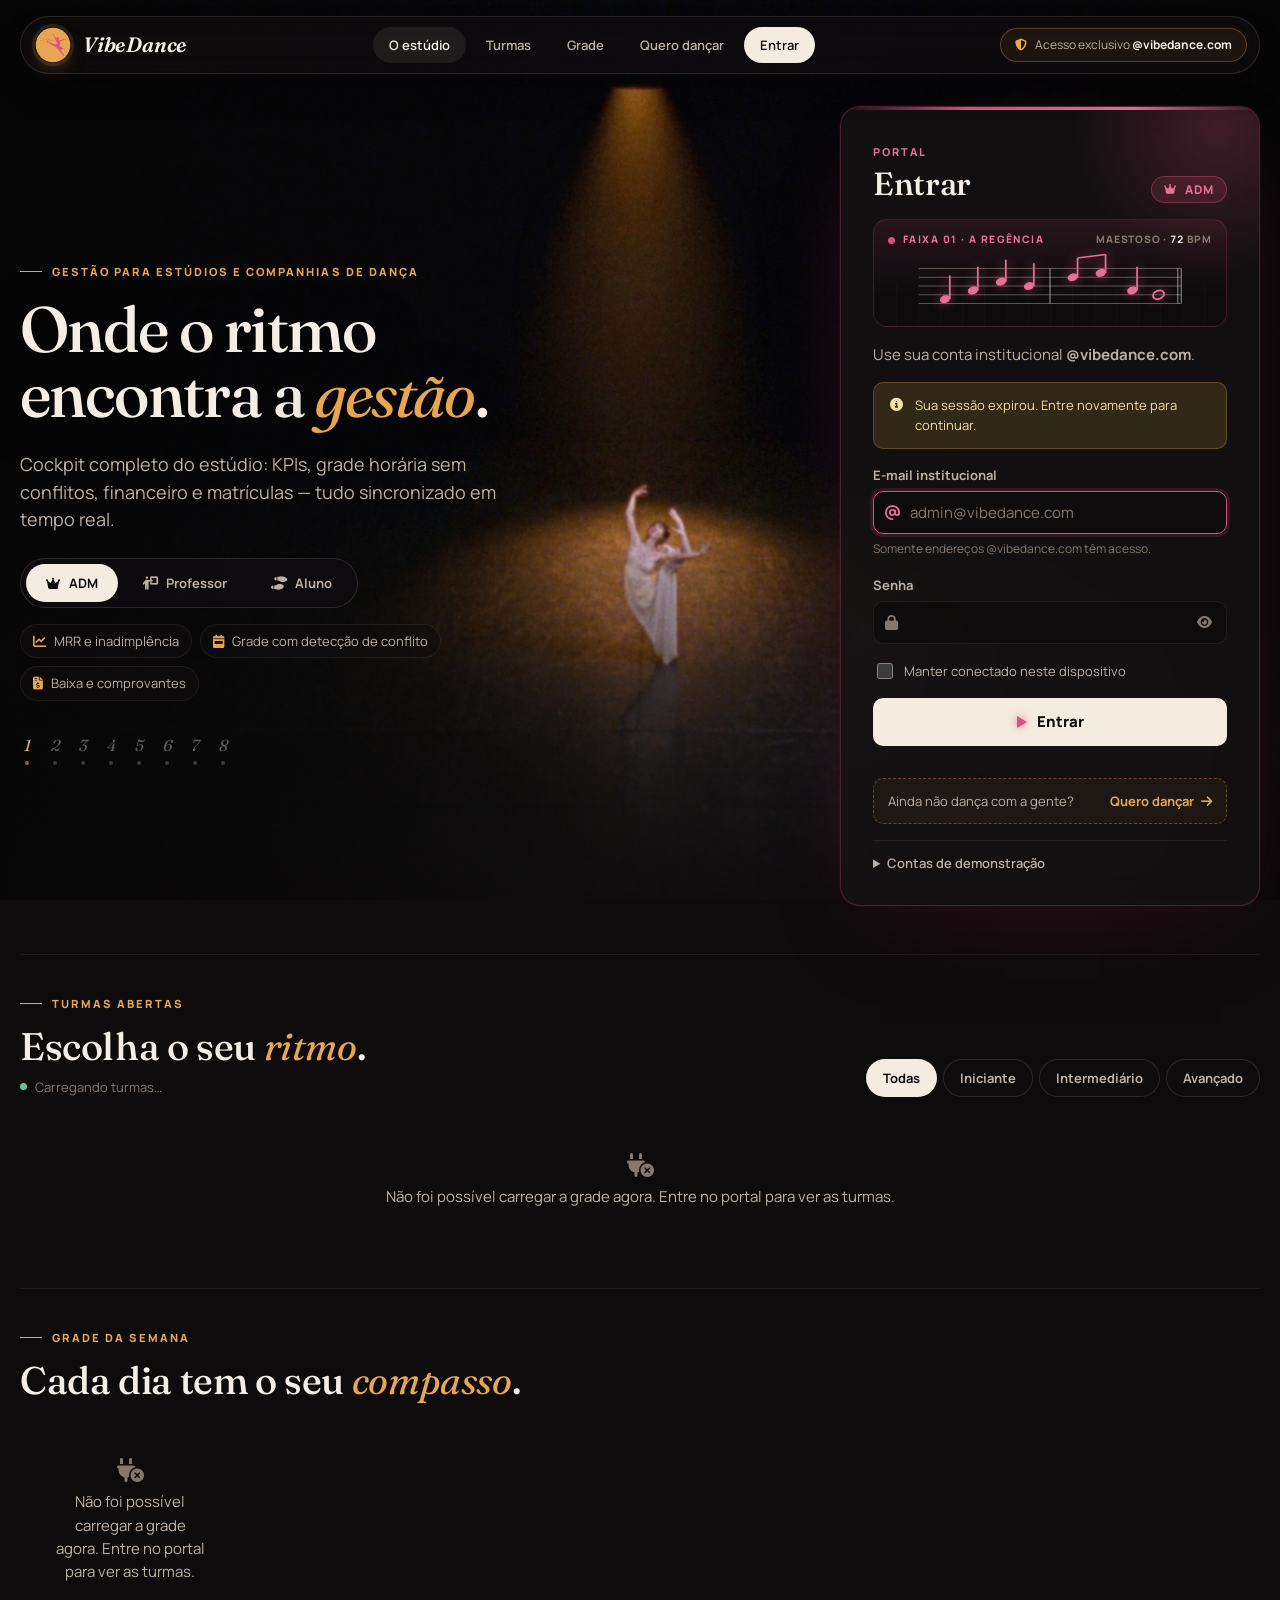
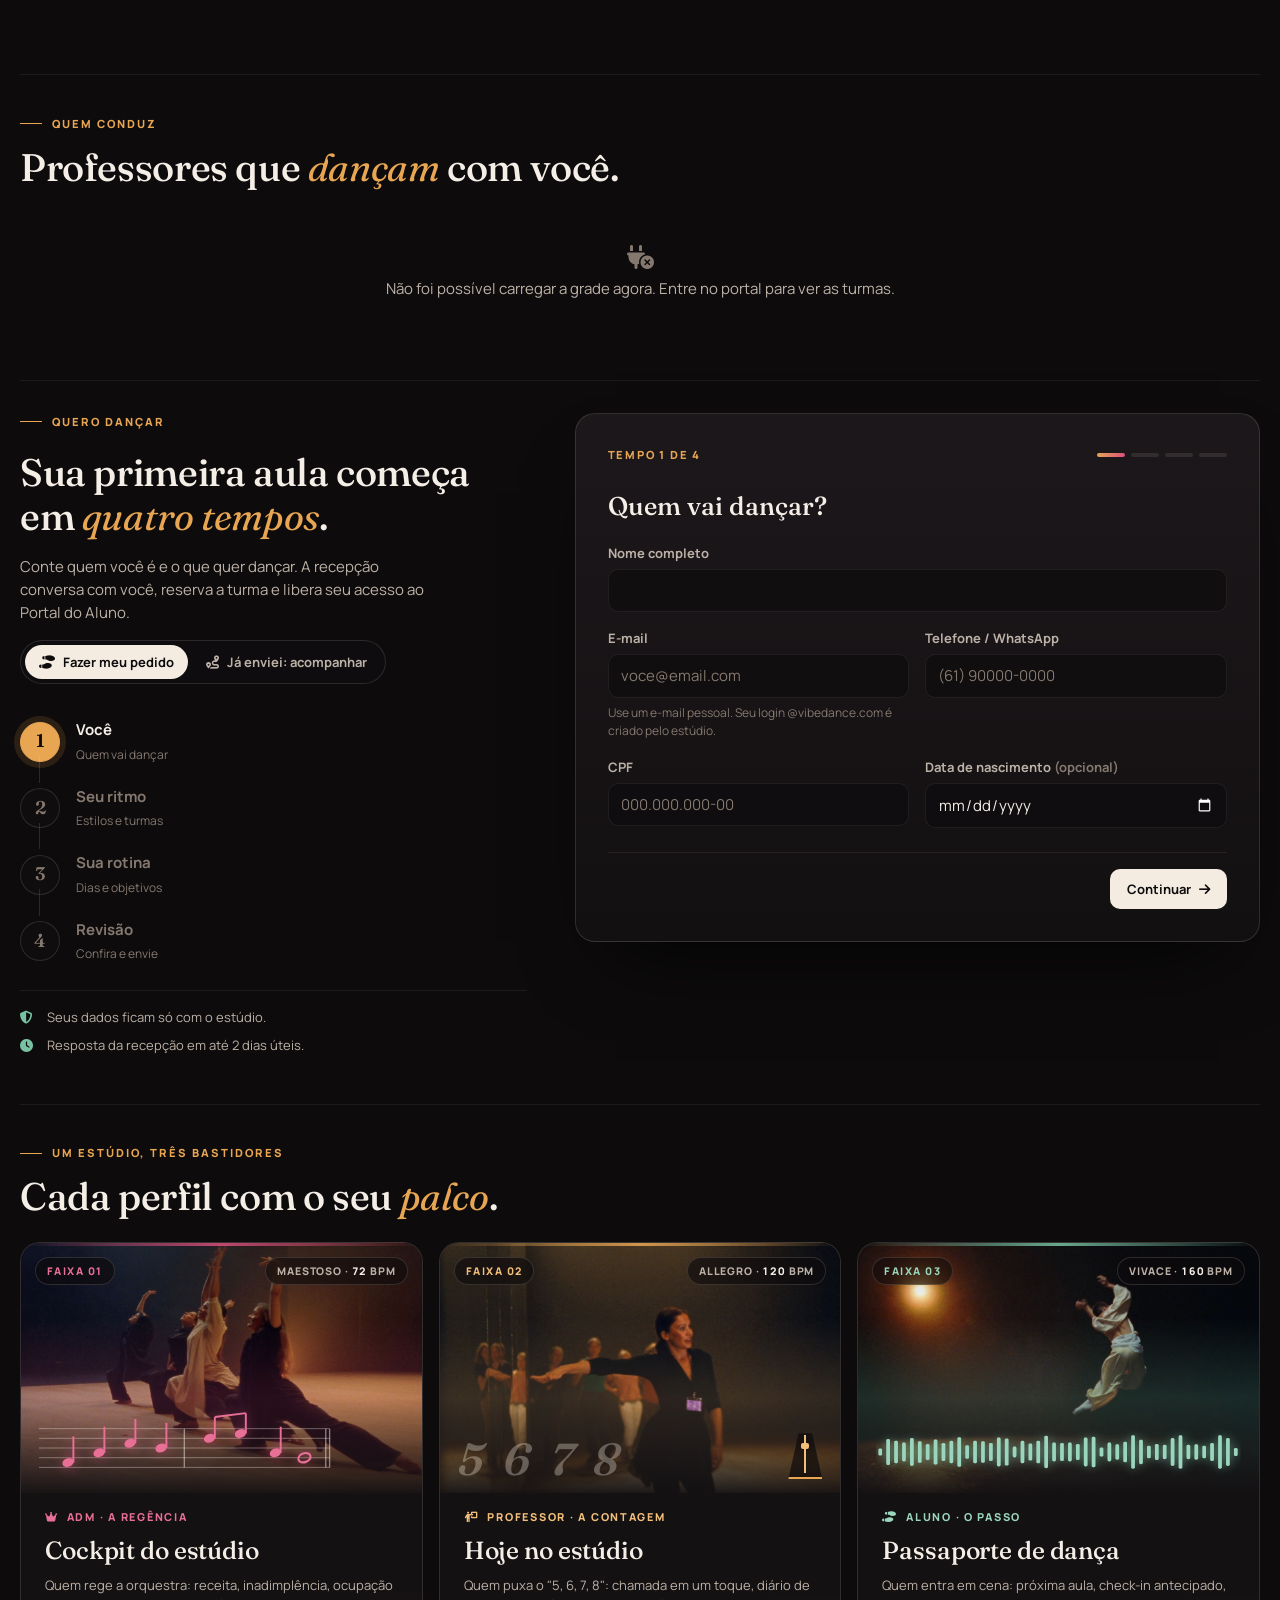
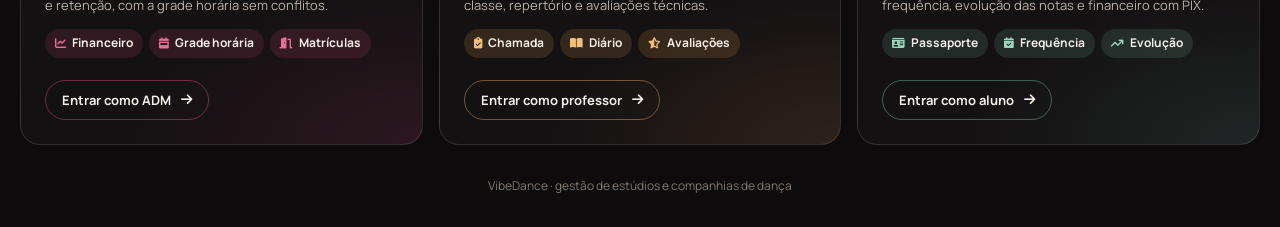
<file: frontend/Admin/admin.html>
<!DOCTYPE html>
<html lang="pt-BR">
<head>
    <meta charset="UTF-8">
    <meta name="viewport" content="width=device-width, initial-scale=1.0">
    <link rel="icon" type="image/svg+xml" href="../img/vibedance-simbolo.svg">
    <title>Cockpit ADM · VibeDance</title>
    <link rel="stylesheet" href="../css/theme.css">
    <link rel="stylesheet" href="../css/components.css">
</head>
<body>
    <noscript>O VibeDance precisa de JavaScript habilitado.</noscript>
    <script type="module" src="admin.js"></script>
</body>
</html>
</file>
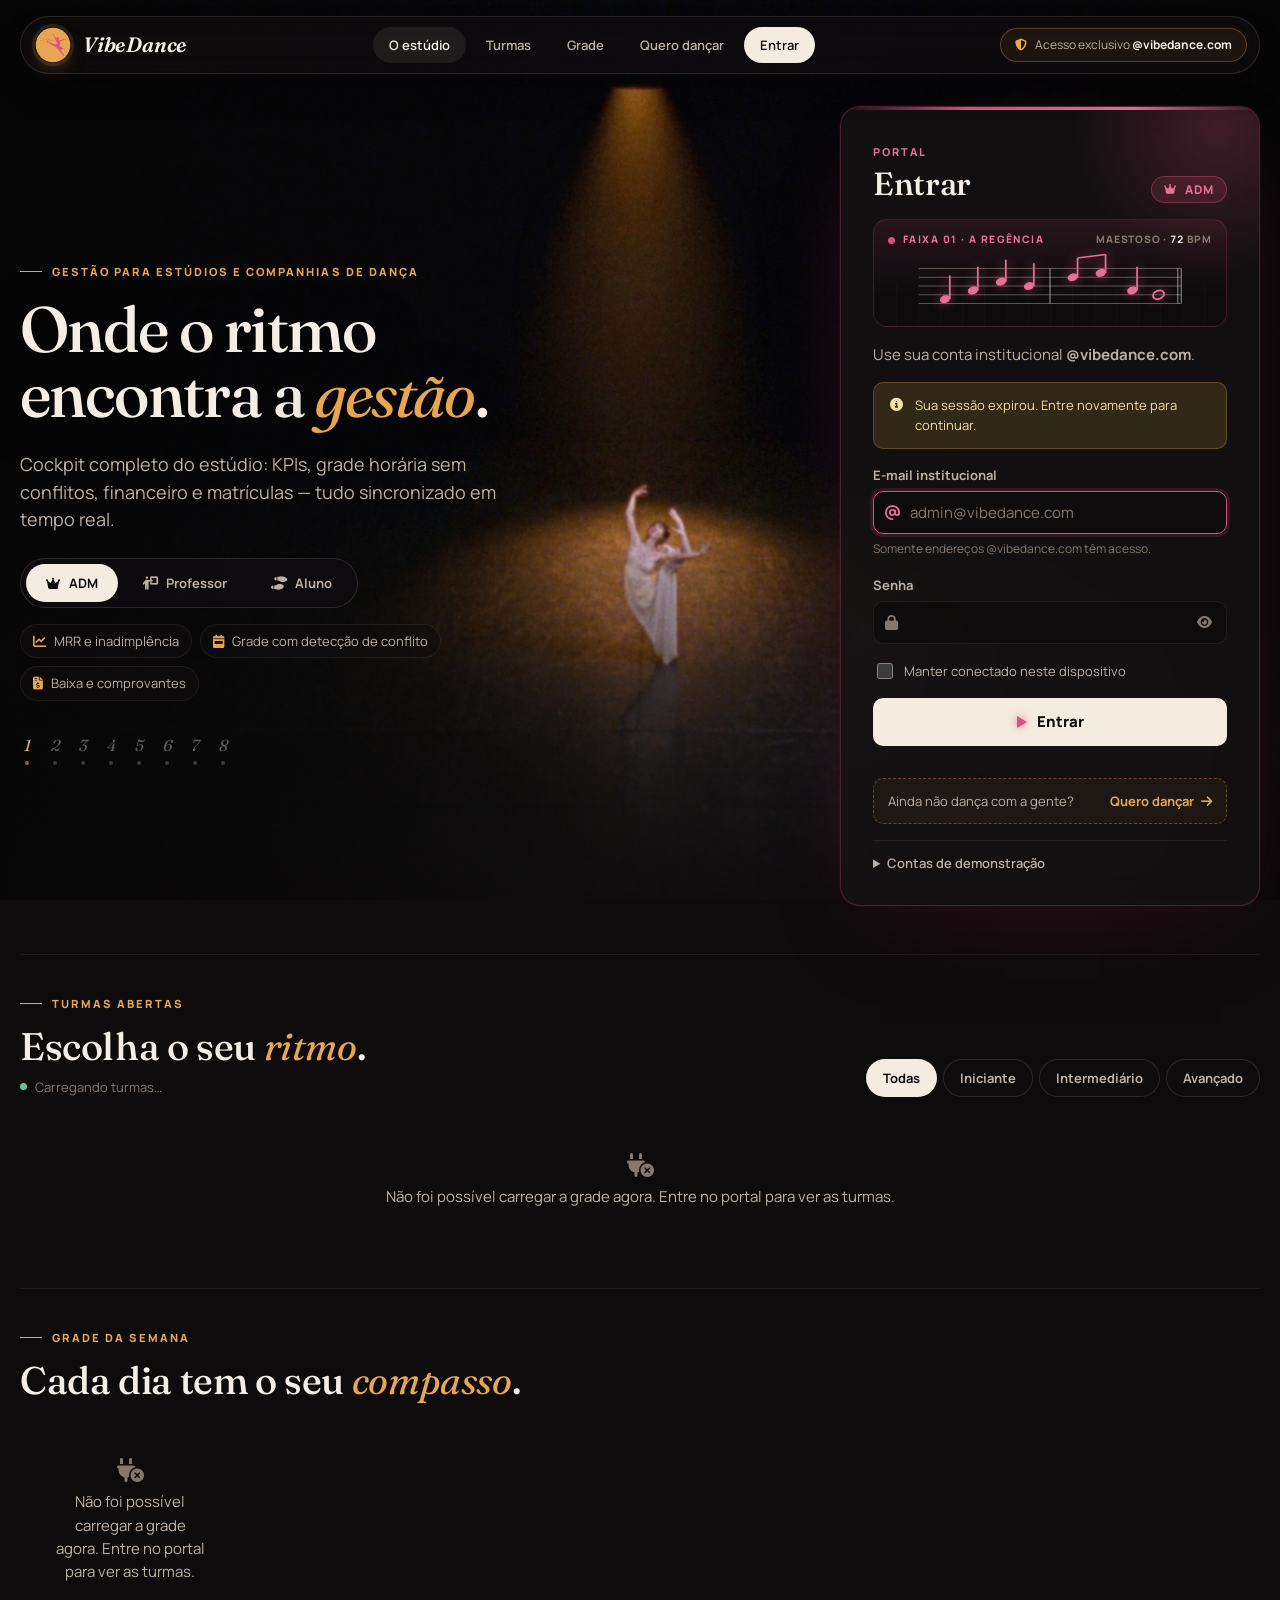
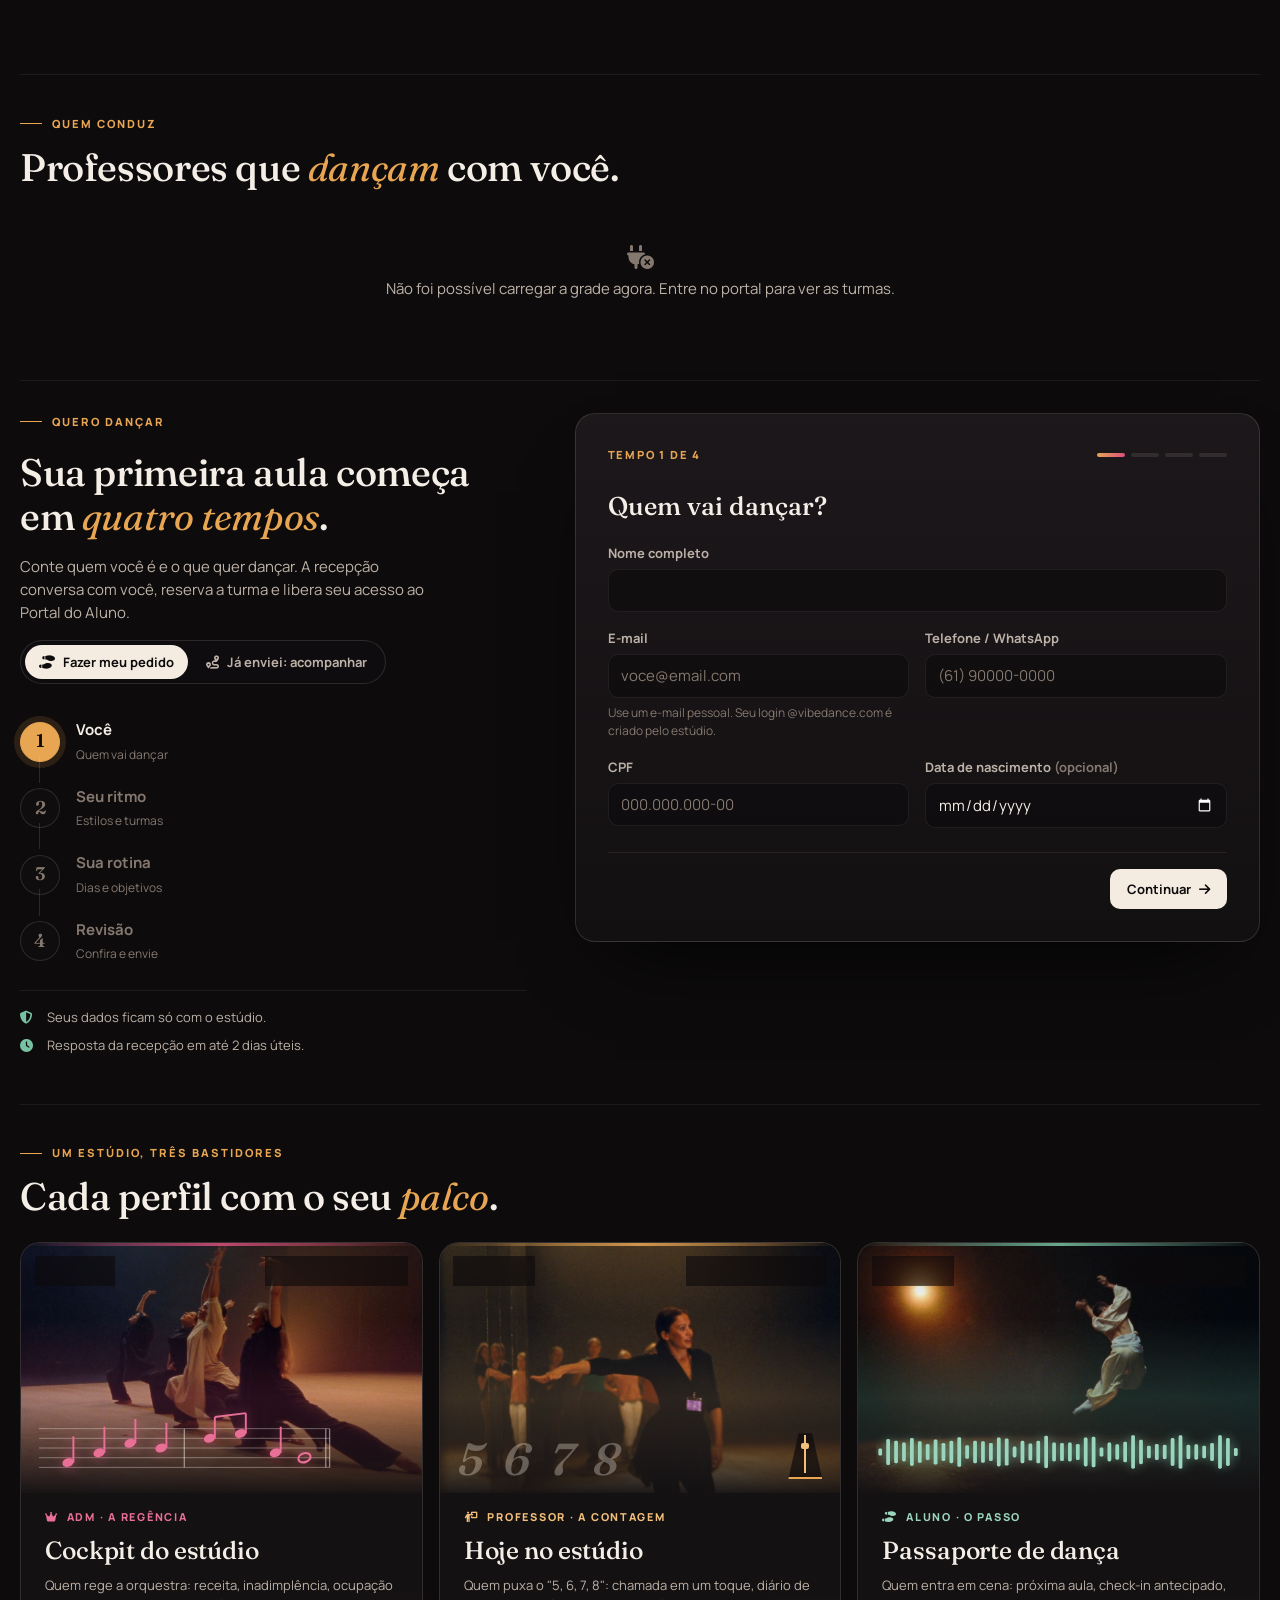
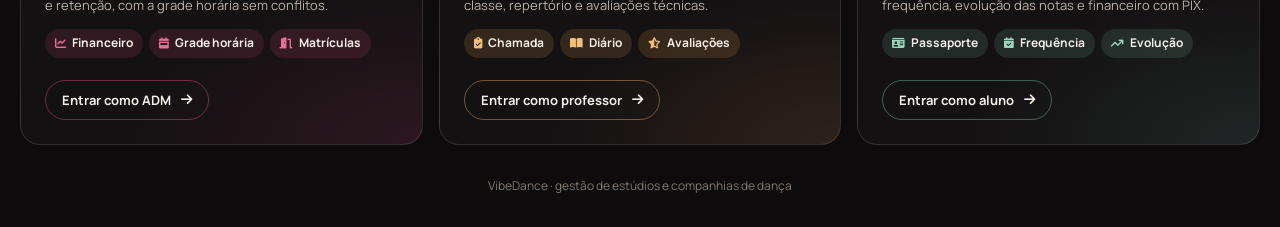
<file: frontend/Aluno/aluno.html>
<!DOCTYPE html>
<html lang="pt-BR">
<head>
    <meta charset="UTF-8">
    <meta name="viewport" content="width=device-width, initial-scale=1.0">
    <link rel="icon" type="image/svg+xml" href="../img/vibedance-simbolo.svg">
    <title>Portal do Aluno · VibeDance</title>
    <link rel="stylesheet" href="../css/theme.css">
    <link rel="stylesheet" href="../css/components.css">
</head>
<body>
    <noscript>O VibeDance precisa de JavaScript habilitado.</noscript>
    <script type="module" src="aluno.js"></script>
</body>
</html>
</file>
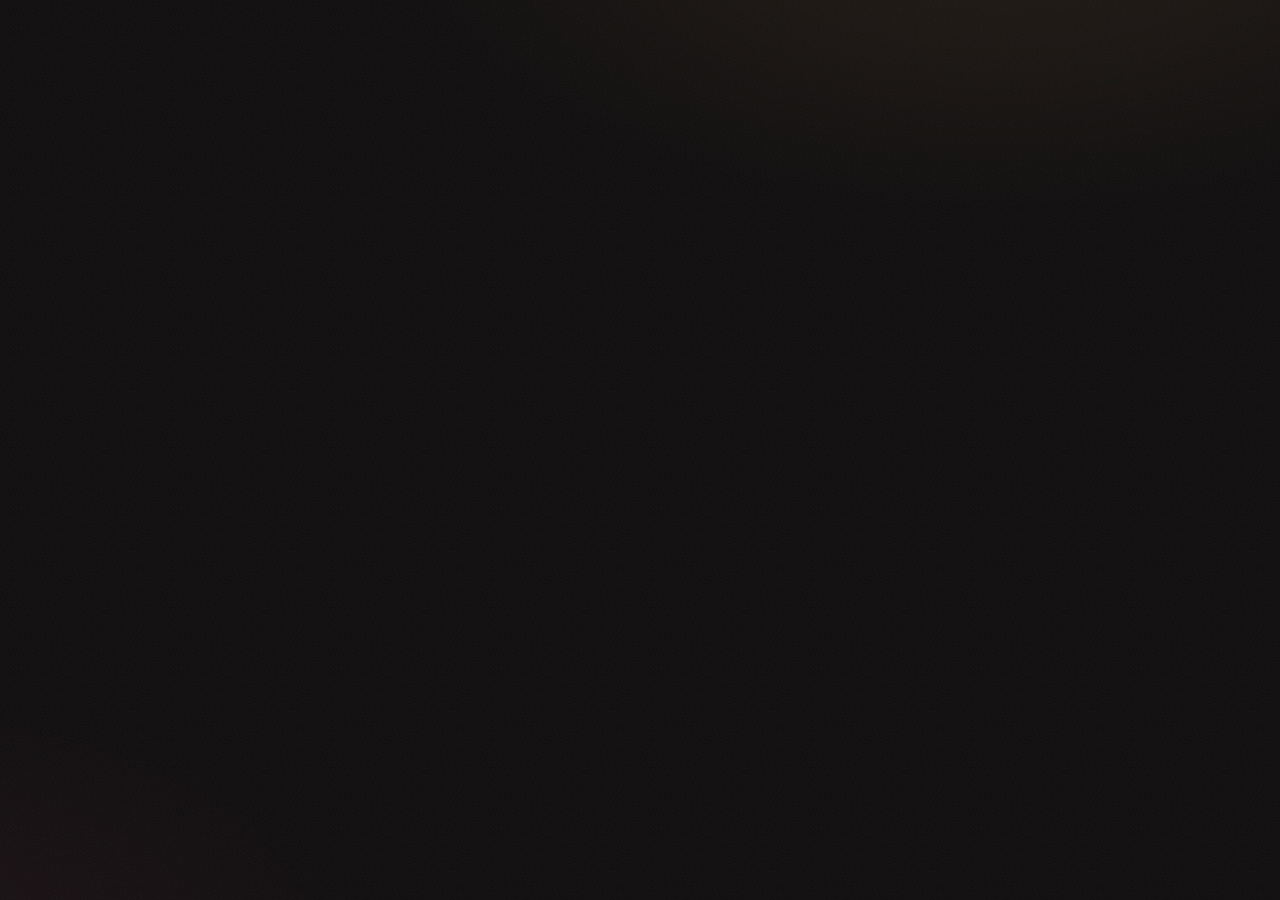
<file: frontend/Aluno/dashboard-aluno.html>
<!DOCTYPE html>
<html lang="pt-BR"><head><meta charset="UTF-8"><meta http-equiv="refresh" content="0; url=aluno.html"><title>VibeDance</title></head>
<body><a href="aluno.html">Ir para o Portal do Aluno</a></body></html>
</file>
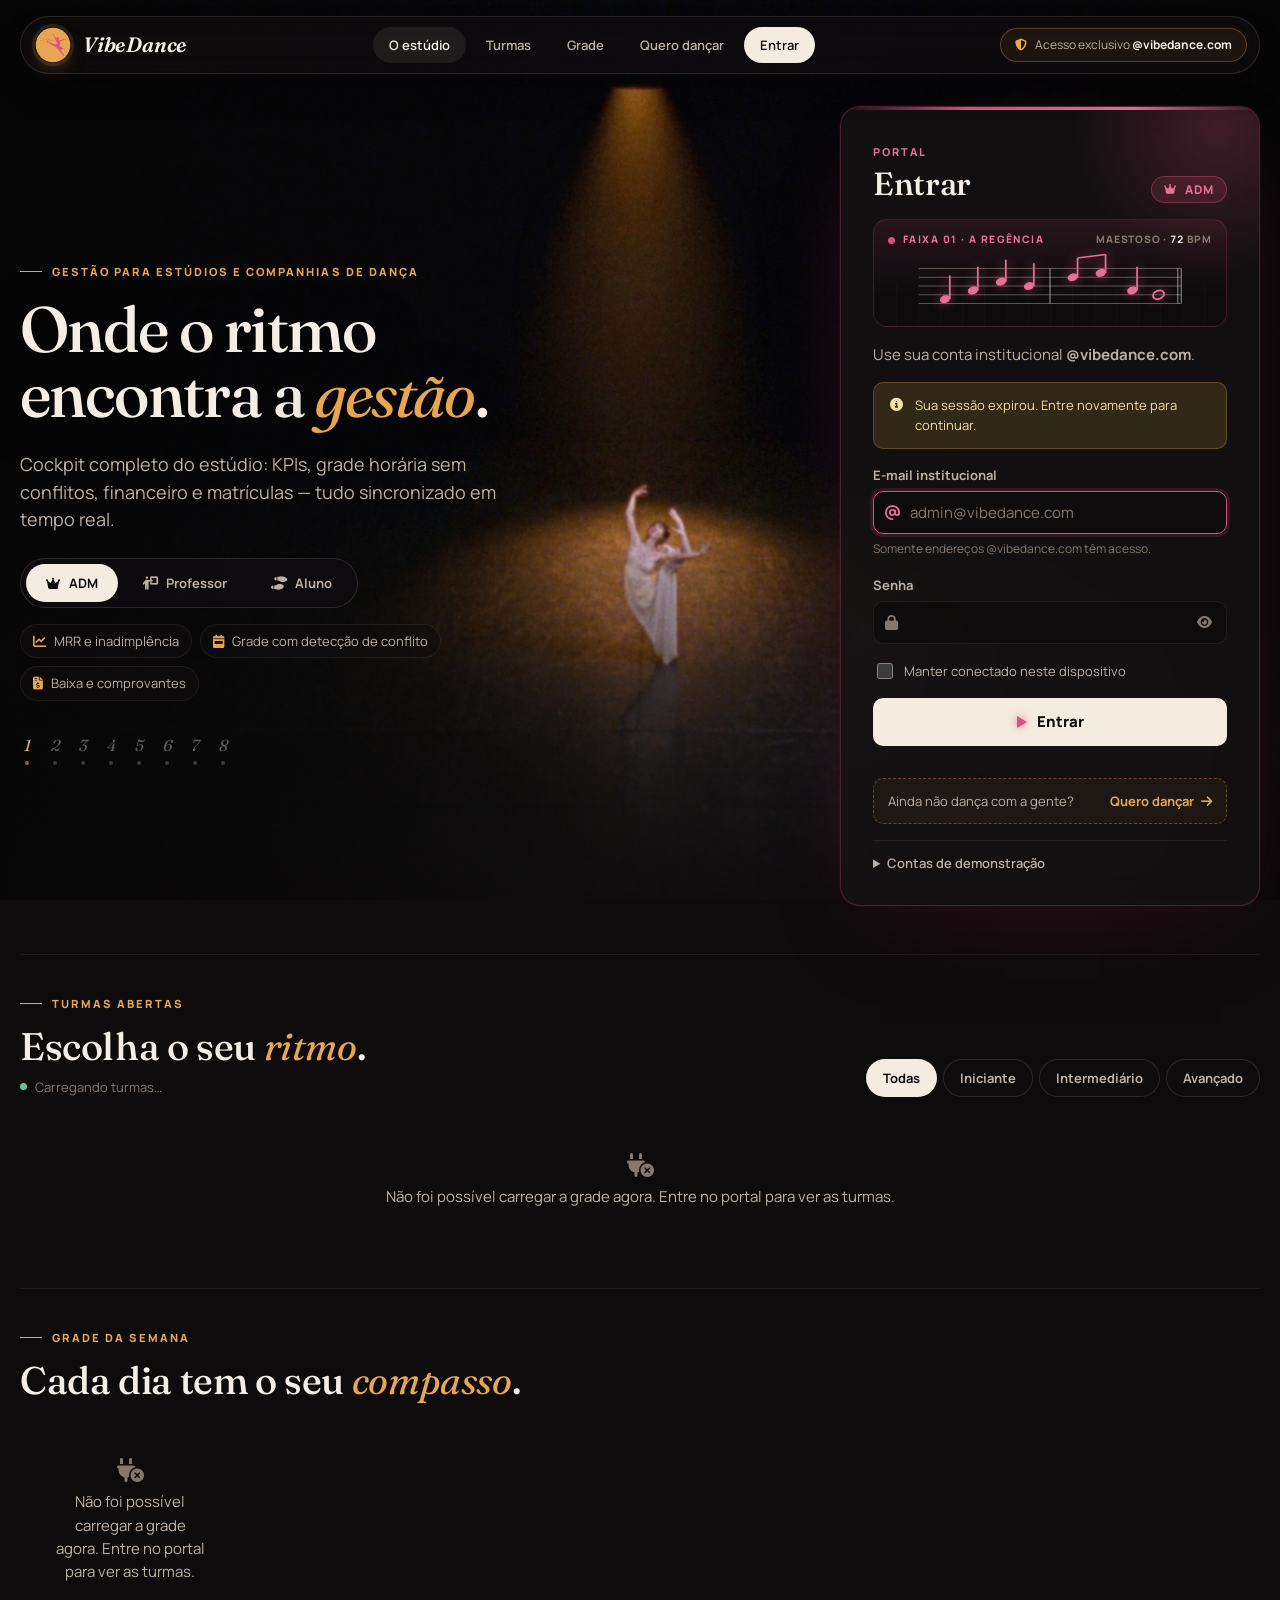
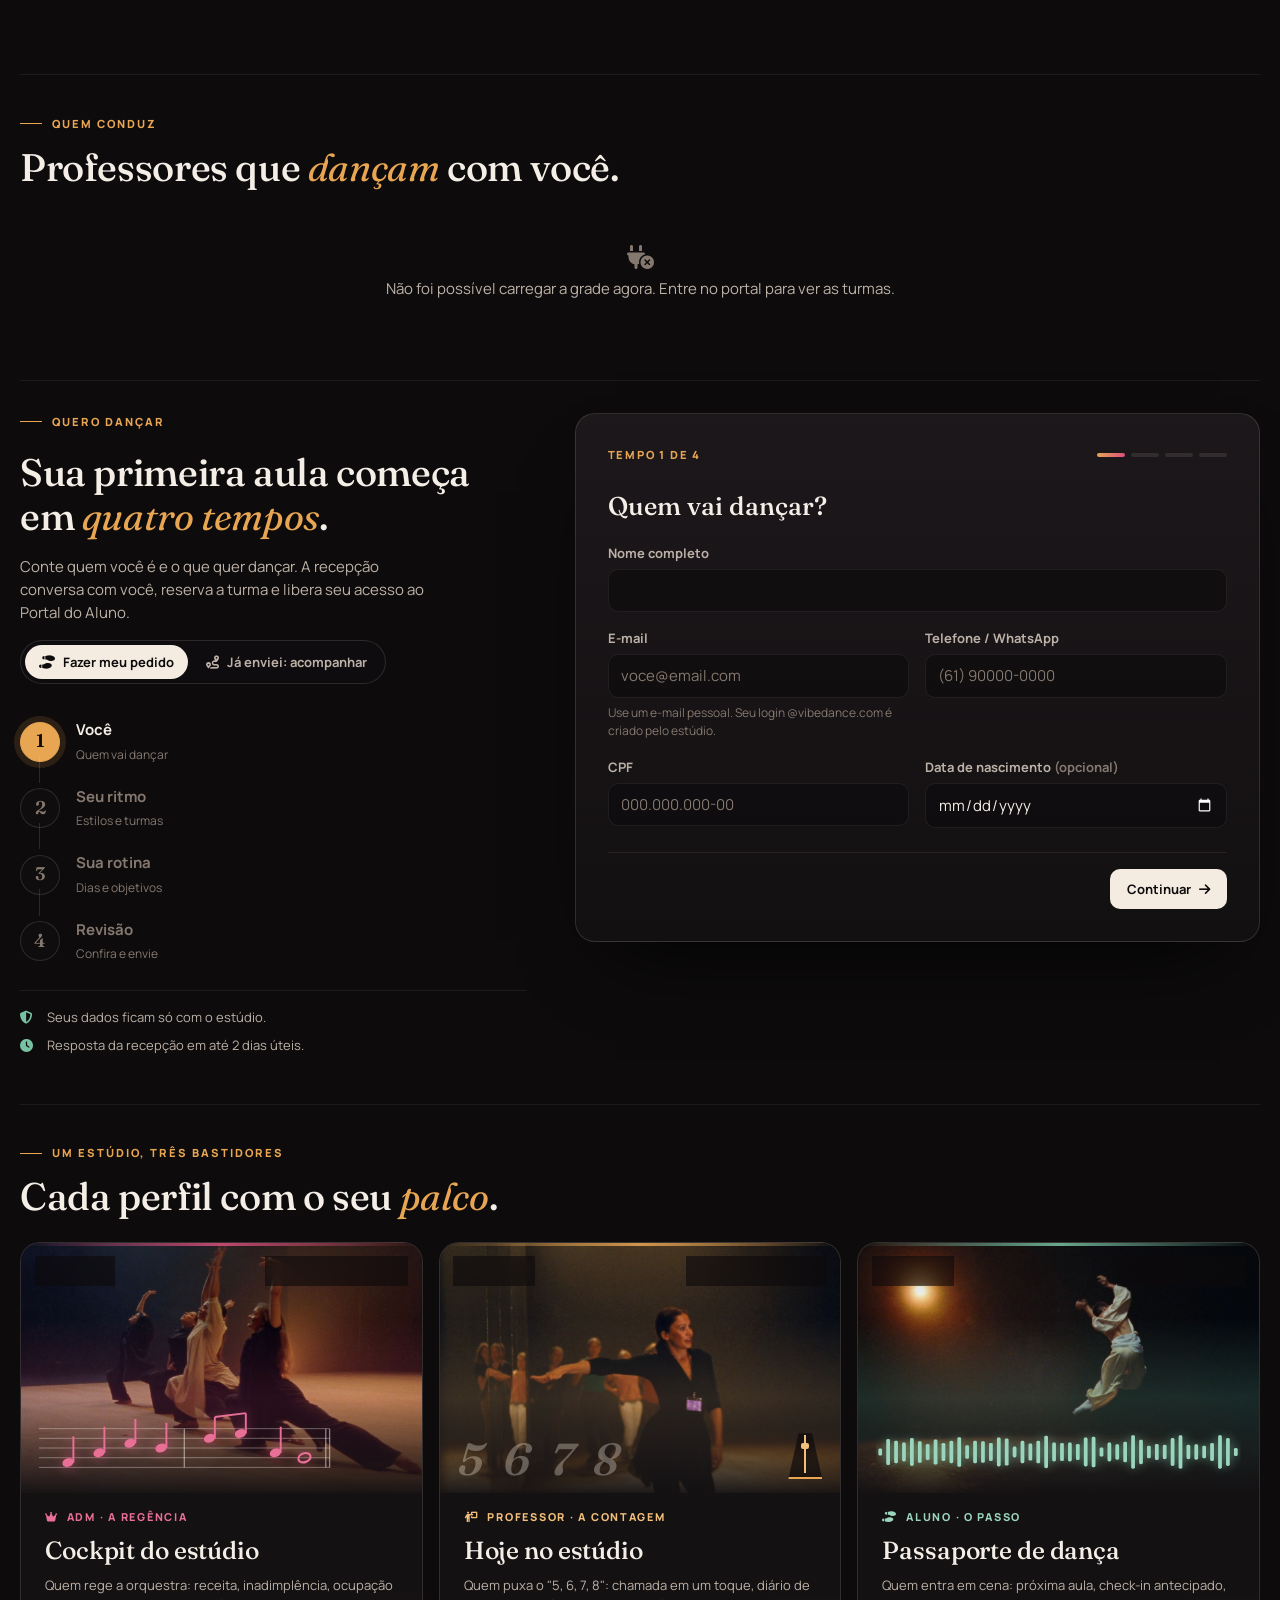
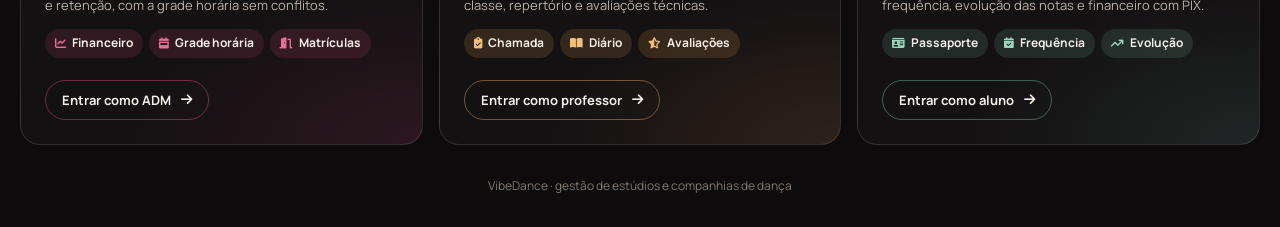
<file: frontend/Professor/professor.html>
<!DOCTYPE html>
<html lang="pt-BR">
<head>
    <meta charset="UTF-8">
    <meta name="viewport" content="width=device-width, initial-scale=1.0">
    <link rel="icon" type="image/svg+xml" href="../img/vibedance-simbolo.svg">
    <title>Workspace do Professor · VibeDance</title>
    <link rel="stylesheet" href="../css/theme.css">
    <link rel="stylesheet" href="../css/components.css">
</head>
<body>
    <noscript>O VibeDance precisa de JavaScript habilitado.</noscript>
    <script type="module" src="professor.js"></script>
</body>
</html>
</file>
<file: frontend/css/theme.css>
/* ==========================================================================
   VibeDance Design System — tokens e base
   Direção "Palco": grafite quente, luz âmbar de refletor, acento carmim e
   tipografia editorial. Assinatura visual: a "contagem de 8" (1–8) — o
   compasso da dança — usada como indicador de sincronia ao vivo, nos heróis
   de cada portal e como grade rítmica do timetable.
   ========================================================================== */
@import url('https://fonts.googleapis.com/css2?family=Fraunces:ital,opsz,wght@0,9..144,400..700;1,9..144,400..600&family=Manrope:wght@400;500;600;700;800&display=swap');
@import url('https://cdnjs.cloudflare.com/ajax/libs/font-awesome/6.5.1/css/all.min.css');

:root {
    /* Base — grafite quente (piso de palco, coxia) */
    --bg-950: #0D0B0C;
    --bg-900: #141113;
    --bg-850: #1A1618;
    --bg-800: #231E21;
    --bg-700: #31292D;

    /* Acentos */
    --accent: #DB4F7C;                       /* carmim — marca, seleção, foco */
    --accent-soft: rgba(219, 79, 124, 0.14);
    --accent-strong: #E86F95;
    --amber: #E8A653;                        /* luz de refletor — destaques, "ao vivo" */
    --amber-soft: rgba(232, 166, 83, 0.15);
    --ivory: #F4ECE1;                        /* ação principal */
    --info: #8FA8D8;
    --info-soft: rgba(143, 168, 216, 0.15);
    --sage: #78C2A4;

    /* Estados */
    --ok: #63C49A;
    --ok-soft: rgba(99, 196, 154, 0.14);
    --warn: #F0BD4F;
    --warn-soft: rgba(240, 189, 79, 0.14);
    --danger: #F2685B;
    --danger-soft: rgba(242, 104, 91, 0.14);

    /* Texto */
    --text: #F4EEE7;
    --text-2: #BCB1A7;
    --text-3: #85796F;

    /* Superfícies */
    --glass: rgba(27, 23, 25, 0.74);
    --glass-strong: rgba(30, 25, 28, 0.94);
    --glass-hover: rgba(49, 41, 45, 0.7);
    --line: rgba(244, 236, 225, 0.13);
    --line-soft: rgba(244, 236, 225, 0.07);
    --blur: blur(14px) saturate(120%);

    --grad-signal: linear-gradient(100deg, var(--amber) 0%, var(--accent) 100%);
    --grain: url("data:image/svg+xml,%3Csvg xmlns='http://www.w3.org/2000/svg' width='160' height='160'%3E%3Cfilter id='n'%3E%3CfeTurbulence type='fractalNoise' baseFrequency='.85' numOctaves='2' stitchTiles='stitch'/%3E%3CfeColorMatrix values='0 0 0 0 1 0 0 0 0 1 0 0 0 0 1 0 0 0 .05 0'/%3E%3C/filter%3E%3Crect width='100%25' height='100%25' filter='url(%23n)'/%3E%3C/svg%3E");

    /* Tipografia */
    --font-display: 'Fraunces', Georgia, 'Times New Roman', serif;
    --font-body: 'Manrope', 'Segoe UI', system-ui, sans-serif;
    --fs-xs: 0.75rem;
    --fs-sm: 0.8125rem;
    --fs-md: 0.9375rem;
    --fs-lg: 1.125rem;
    --fs-xl: 1.5rem;
    --fs-2xl: 2rem;
    --fs-3xl: 2.75rem;

    /* Raio por hierarquia (não um único valor para tudo) */
    --r-chip: 999px;
    --r-control: 10px;
    --r-panel: 14px;
    --r-shell: 20px;

    --space-1: 4px;
    --space-2: 8px;
    --space-3: 12px;
    --space-4: 16px;
    --space-5: 24px;
    --space-6: 32px;
    --space-7: 48px;

    /* Movimento */
    --ease-out: cubic-bezier(0.22, 1, 0.36, 1);
    --ease-beat: cubic-bezier(0.34, 1.56, 0.64, 1);
    --t-fast: 160ms;
    --t-med: 280ms;

    --shadow-float: 0 24px 60px -24px rgba(0, 0, 0, 0.85), 0 0 0 1px var(--line);
    --glow-accent: 0 0 0 1px rgba(244, 236, 225, 0.5), 0 10px 30px -10px rgba(232, 166, 83, 0.45);

    --sidebar-w: 252px;
    --sidebar-w-collapsed: 76px;
    --header-h: 68px;
}

*, *::before, *::after { box-sizing: border-box; }

html { color-scheme: dark; }

body {
    margin: 0;
    min-height: 100vh;
    font-family: var(--font-body);
    font-size: var(--fs-md);
    line-height: 1.55;
    color: var(--text);
    background:
        var(--grain),
        radial-gradient(1000px 520px at 78% -12%, rgba(232, 166, 83, 0.10), transparent 62%),
        radial-gradient(800px 480px at -8% 108%, rgba(219, 79, 124, 0.07), transparent 60%),
        var(--bg-950);
    background-attachment: fixed;
    -webkit-font-smoothing: antialiased;
}

h1, h2, h3, h4 {
    font-family: var(--font-display);
    font-weight: 600;
    letter-spacing: -0.01em;
    line-height: 1.15;
    margin: 0;
    font-optical-sizing: auto;
}
h3, h4 { font-family: var(--font-body); font-weight: 700; letter-spacing: -0.005em; }

h1 { font-size: var(--fs-2xl); }
h2 { font-size: var(--fs-xl); }
h3 { font-size: var(--fs-lg); }
h4 { font-size: var(--fs-md); }

p { margin: 0; }

a { color: var(--accent-strong); text-decoration: none; }
a:hover { text-decoration: underline; text-underline-offset: 3px; }

.num, .tabular, time, td.num, .kpi-value {
    font-variant-numeric: tabular-nums;
    font-feature-settings: "tnum" 1;
}

:focus-visible {
    outline: 2px solid var(--accent);
    outline-offset: 2px;
    border-radius: 6px;
}

::selection { background: rgba(219, 79, 124, 0.38); }

::-webkit-scrollbar { width: 10px; height: 10px; }
::-webkit-scrollbar-track { background: transparent; }
::-webkit-scrollbar-thumb { background: var(--bg-700); border-radius: 999px; border: 2px solid var(--bg-950); }

[hidden] { display: none !important; }

.sr-only {
    position: absolute; width: 1px; height: 1px; padding: 0; margin: -1px;
    overflow: hidden; clip: rect(0, 0, 0, 0); white-space: nowrap; border: 0;
}

.muted { color: var(--text-2); }
.faint { color: var(--text-3); }
.ok { color: var(--ok); }
.warn { color: var(--warn); }
.danger { color: var(--danger); }

@media (prefers-reduced-motion: reduce) {
    *, *::before, *::after {
        animation-duration: 0.01ms !important;
        animation-iteration-count: 1 !important;
        transition-duration: 0.01ms !important;
    }
}
</file>
<file: frontend/css/components.css>
/* ==========================================================================
   VibeDance — componentes
   ========================================================================== */

/* ---------- Shell ---------- */
.app {
    display: grid;
    grid-template-columns: var(--sidebar-w) 1fr;
    min-height: 100vh;
    transition: grid-template-columns var(--t-med) var(--ease-out);
}
.app.is-collapsed { grid-template-columns: var(--sidebar-w-collapsed) 1fr; }

.sidebar {
    position: sticky; top: 0; height: 100vh;
    display: flex; flex-direction: column; gap: var(--space-4);
    padding: var(--space-5) var(--space-3);
    background:
        linear-gradient(180deg, rgba(232, 166, 83, 0.06), transparent 220px),
        rgba(17, 14, 16, 0.86);
    backdrop-filter: var(--blur); -webkit-backdrop-filter: var(--blur);
    border-right: 1px solid var(--line-soft);
    z-index: 30;
}
.brand {
    display: flex; align-items: center; gap: var(--space-3);
    padding: 0 var(--space-2) var(--space-4);
    border-bottom: 1px solid var(--line-soft);
    font-family: var(--font-display); font-weight: 600; font-size: 1.35rem; letter-spacing: -0.01em;
}
.brand-text { font-style: italic; }
.brand-mark {
    position: relative;
    width: 40px; height: 40px; flex: none; border-radius: 50%;
    display: grid; place-items: center;
    box-shadow: 0 0 0 3px rgba(232, 166, 83, 0.14), 0 8px 20px -8px rgba(232, 166, 83, 0.55);
}
.brand-mark img { width: 100%; height: 100%; display: block; }
.brand small {
    display: block; margin-top: 2px;
    font-family: var(--font-body); font-style: normal; font-weight: 700; font-size: 0.68rem;
    color: var(--accent-strong); letter-spacing: 0.14em; text-transform: uppercase;
}

.nav { display: flex; flex-direction: column; gap: 2px; overflow-y: auto; flex: 1; }
.nav-group {
    margin: var(--space-4) var(--space-3) var(--space-1);
    font-size: 0.68rem; color: var(--text-3); font-weight: 700; letter-spacing: 0.14em; text-transform: uppercase;
}
.nav a {
    position: relative;
    display: flex; align-items: center; gap: var(--space-3);
    padding: 10px var(--space-3);
    border-radius: var(--r-control);
    color: var(--text-2); font-weight: 600; font-size: var(--fs-sm);
    text-decoration: none;
    transition: background var(--t-fast), color var(--t-fast);
}
.nav a i { width: 20px; text-align: center; font-size: 0.95rem; }
.nav a:hover { background: var(--glass-hover); color: var(--text); }
.nav a.is-active { background: linear-gradient(90deg, var(--accent-soft), transparent); color: var(--text); }
.nav a.is-active i { color: var(--accent-strong); }
.nav a.is-active::before {
    content: ""; position: absolute; left: -12px; top: 8px; bottom: 8px; width: 3px;
    border-radius: 0 3px 3px 0; background: var(--accent);
}
.nav .count {
    margin-left: auto; min-width: 22px; padding: 1px 7px; border-radius: var(--r-chip);
    background: var(--amber-soft); color: var(--amber); font-size: var(--fs-xs); text-align: center;
    font-variant-numeric: tabular-nums;
}
.app.is-collapsed .brand-text, .app.is-collapsed .nav-label, .app.is-collapsed .nav-group,
.app.is-collapsed .nav .count, .app.is-collapsed .sidebar-foot .who { display: none; }
.app.is-collapsed .nav a { justify-content: center; }

.sidebar-foot {
    display: flex; align-items: center; gap: var(--space-2);
    padding-top: var(--space-3); border-top: 1px solid var(--line-soft);
}
.sidebar-foot .who { flex: 1; min-width: 0; font-size: var(--fs-sm); }
.sidebar-foot .who strong { display: block; white-space: nowrap; overflow: hidden; text-overflow: ellipsis; }

.main { min-width: 0; display: flex; flex-direction: column; }

.topbar {
    position: sticky; top: 0; z-index: 20;
    height: var(--header-h);
    display: flex; align-items: center; gap: var(--space-4);
    padding: 0 var(--space-6);
    background: rgba(13, 11, 12, 0.72);
    backdrop-filter: var(--blur); -webkit-backdrop-filter: var(--blur);
    border-bottom: 1px solid var(--line-soft);
}
.crumbs { display: flex; align-items: center; gap: var(--space-2); font-size: var(--fs-sm); color: var(--text-3); min-width: 0; }
.crumbs strong { color: var(--text); font-weight: 700; white-space: nowrap; overflow: hidden; text-overflow: ellipsis; }
.crumbs i { font-size: 0.6rem; }
.topbar-spacer { flex: 1; }

.search-trigger {
    display: flex; align-items: center; gap: var(--space-3);
    min-width: 260px; padding: 8px 12px;
    border-radius: var(--r-control); border: 1px solid var(--line-soft);
    background: var(--glass); color: var(--text-3); font: inherit; font-size: var(--fs-sm);
    cursor: pointer; transition: border-color var(--t-fast);
}
.search-trigger:hover { border-color: var(--line); color: var(--text-2); }
.search-trigger kbd { margin-left: auto; }
kbd {
    font-family: var(--font-body); font-size: 0.7rem; font-weight: 700;
    padding: 2px 6px; border-radius: 6px; border: 1px solid var(--line-soft);
    background: var(--bg-800); color: var(--text-2);
}

/* Contagem de 8 — indicador de sincronia em tempo real ("Ao vivo") */
.beat {
    --b-tom: var(--text-3); --b-rgb: 133, 121, 111;
    position: relative; display: inline-flex; align-items: center; gap: 8px; height: 34px;
    padding: 0 12px 0 10px; border-radius: var(--r-chip); cursor: help;
    background: rgba(13, 11, 12, 0.55); border: 1px solid rgba(var(--b-rgb), 0.3);
    transition: border-color var(--t-med), box-shadow var(--t-med), background var(--t-med);
}
.beat.is-live { --b-tom: var(--accent); --b-rgb: 219, 79, 124; background: linear-gradient(90deg, rgba(219, 79, 124, 0.12), rgba(232, 166, 83, 0.06)), rgba(13, 11, 12, 0.55); }
.beat.is-offline { --b-tom: var(--danger); --b-rgb: 242, 104, 91; }

.beat-dot { position: relative; width: 7px; height: 7px; border-radius: 50%; background: var(--b-tom); flex: none; }
.beat.is-live .beat-dot::after, .beat.is-offline .beat-dot::after {
    content: ""; position: absolute; inset: 0; border-radius: 50%; background: var(--b-tom);
    animation: beat-radar 1.8s ease-out infinite;
}
.beat.is-offline .beat-dot { animation: beat-pisca 1s steps(2, start) infinite; }
@keyframes beat-radar { from { transform: scale(1); opacity: 0.7; } to { transform: scale(3.2); opacity: 0; } }
@keyframes beat-pisca { to { opacity: 0.25; } }

.beat-bars { display: inline-flex; align-items: flex-end; gap: 2px; height: 18px; }
.beat-bars span {
    width: 3px; height: 5px; border-radius: 2px; background: var(--b-tom); opacity: 0.5; transform-origin: bottom;
    transition: background var(--t-med), opacity var(--t-med);
}
/* ao vivo: equalizador respirando no compasso de 8 */
.beat.is-live .beat-bars span {
    height: 18px; opacity: 1; background: linear-gradient(0deg, var(--accent), var(--amber));
    animation: beat-eq 1.6s ease-in-out infinite; transform: scaleY(0.35);
}
.beat.is-live .beat-bars span:nth-child(1) { animation-delay: -0.2s; }
.beat.is-live .beat-bars span:nth-child(2) { animation-delay: -0.9s; }
.beat.is-live .beat-bars span:nth-child(3) { animation-delay: -0.5s; }
.beat.is-live .beat-bars span:nth-child(4) { animation-delay: -1.3s; }
.beat.is-live .beat-bars span:nth-child(5) { animation-delay: -0.1s; }
.beat.is-live .beat-bars span:nth-child(6) { animation-delay: -1.1s; }
.beat.is-live .beat-bars span:nth-child(7) { animation-delay: -0.7s; }
.beat.is-live .beat-bars span:nth-child(8) { animation-delay: -1.5s; }
@keyframes beat-eq {
    0%, 100% { transform: scaleY(0.3); }
    50% { transform: scaleY(0.75); }
}
.beat.is-offline .beat-bars span { opacity: 0.55; }

.beat-label {
    font-size: 0.68rem; font-weight: 800; letter-spacing: 0.12em; text-transform: uppercase; white-space: nowrap;
    color: var(--text-2); transition: color var(--t-med);
}
.beat.is-live .beat-label { color: var(--accent-strong); }
.beat.is-offline .beat-label { color: var(--danger); }

/* chegou dado novo: as barras saltam, o chip acende e mostra "Sincronizado" */
.beat.is-pulse { border-color: rgba(232, 166, 83, 0.75); box-shadow: 0 0 0 4px rgba(232, 166, 83, 0.12), 0 0 26px -4px rgba(232, 166, 83, 0.65); }
.beat.is-pulse .beat-label { color: var(--amber); }
.beat.is-pulse .beat-bars span { animation: beat-salto 640ms var(--ease-beat) both; background: linear-gradient(0deg, var(--accent), var(--amber)); opacity: 1; height: 18px; }
.beat.is-pulse .beat-bars span:nth-child(2) { animation-delay: 40ms; }
.beat.is-pulse .beat-bars span:nth-child(3) { animation-delay: 80ms; }
.beat.is-pulse .beat-bars span:nth-child(4) { animation-delay: 120ms; }
.beat.is-pulse .beat-bars span:nth-child(5) { animation-delay: 160ms; }
.beat.is-pulse .beat-bars span:nth-child(6) { animation-delay: 200ms; }
.beat.is-pulse .beat-bars span:nth-child(7) { animation-delay: 240ms; }
.beat.is-pulse .beat-bars span:nth-child(8) { animation-delay: 280ms; }
@keyframes beat-salto {
    0% { transform: scaleY(0.3); }
    40% { transform: scaleY(1); filter: drop-shadow(0 0 4px rgba(232, 166, 83, 0.9)); }
    100% { transform: scaleY(0.45); }
}
.beat.is-pulse::after { /* onda de luz que corre pelo chip */
    content: ""; position: absolute; inset: 0; border-radius: inherit; pointer-events: none;
    background: linear-gradient(100deg, transparent 30%, rgba(244, 236, 225, 0.18) 50%, transparent 70%) no-repeat;
    background-size: 220% 100%; animation: beat-brilho 900ms ease-out both;
}
@keyframes beat-brilho { from { background-position: 120% 0; } to { background-position: -40% 0; } }

@media (max-width: 980px) { .beat-label { display: none; } .beat { padding: 0 10px; } }
@media (prefers-reduced-motion: reduce) {
    .beat *, .beat::after, .beat *::after { animation: none !important; }
    .beat.is-live .beat-bars span { transform: scaleY(0.55); }
}

.icon-btn {
    position: relative; width: 40px; height: 40px; flex: none;
    display: grid; place-items: center;
    border-radius: var(--r-control); border: 1px solid var(--line-soft);
    background: var(--glass); color: var(--text-2); cursor: pointer;
    transition: color var(--t-fast), border-color var(--t-fast), transform var(--t-fast);
}
.icon-btn:hover { color: var(--text); border-color: var(--line); }
.icon-btn:active { transform: scale(0.96); }
.icon-btn .dot {
    position: absolute; top: 6px; right: 6px; min-width: 17px; height: 17px; padding: 0 4px;
    border-radius: 999px; background: var(--amber); color: #fff;
    font-size: 0.65rem; font-weight: 800; display: grid; place-items: center;
    box-shadow: 0 0 0 2px var(--bg-950);
}
.icon-btn .dot:empty, .icon-btn .dot[data-n="0"] { display: none; }

.avatar {
    width: 36px; height: 36px; flex: none; border-radius: 50%;
    display: grid; place-items: center;
    font-family: var(--font-body); font-weight: 800; font-size: 0.78rem; letter-spacing: 0.02em;
    color: var(--bg-950); background: linear-gradient(140deg, #F2D3A2, var(--amber));
    background-size: cover; background-position: center;
}
.avatar.sm { width: 28px; height: 28px; font-size: 0.7rem; }
.avatar.lg { width: 64px; height: 64px; font-size: 1.3rem; }

.content { padding: var(--space-6); max-width: 1480px; width: 100%; }
.page-head {
    display: flex; align-items: flex-end; justify-content: space-between; gap: var(--space-4);
    flex-wrap: wrap; margin-bottom: var(--space-5);
}
.page-head h1 { font-size: clamp(1.7rem, 2.4vw, 2.2rem); }
.page-head h1::after {
    /* fita de marcação de palco sob o título */
    content: ""; display: block; width: 44px; height: 3px; margin-top: 12px;
    border-radius: 2px; background: var(--grad-signal);
}
.page-head p { color: var(--text-2); margin-top: 10px; max-width: 64ch; }
.page-actions { display: flex; gap: var(--space-2); flex-wrap: wrap; }

/* ---------- Herói de palco (tela inicial de cada portal) ---------- */
.stage-hero {
    position: relative; isolation: isolate; overflow: hidden;
    min-height: clamp(320px, 30vw, 400px); margin-bottom: var(--space-5);
    display: flex; flex-direction: column; justify-content: flex-end;
    padding: var(--space-6) var(--space-6) var(--space-5);
    border-radius: var(--r-shell);
    border: 1px solid var(--line);
    background: var(--bg-900);
    box-shadow: var(--shadow-float);
}
.stage-hero-img {
    position: absolute; inset: 0; z-index: -2;
    width: 100%; height: 100%; object-fit: cover; object-position: 70% 45%;
    transform: scale(1.03); filter: brightness(1.12) saturate(1.05);
    animation: hero-in 1400ms var(--ease-out) both;
}
.stage-hero::before {
    /* luz de palco: escurece a esquerda para o texto e deixa a cena respirar à direita */
    content: ""; position: absolute; inset: 0; z-index: -1;
    background:
        linear-gradient(90deg, rgba(13, 11, 12, 0.92) 0%, rgba(13, 11, 12, 0.7) 32%, rgba(13, 11, 12, 0.08) 62%, transparent 100%),
        linear-gradient(0deg, rgba(13, 11, 12, 0.6) 0%, transparent 34%);
}
.stage-hero::after {
    content: ""; position: absolute; inset: 0; z-index: -1; pointer-events: none;
    background: var(--grain); opacity: 0.5;
}
@keyframes hero-in { from { opacity: 0; transform: scale(1.08); } to { opacity: 1; transform: scale(1.03); } }

.stage-hero-copy { max-width: 560px; }
.eyebrow {
    display: inline-flex; align-items: center; gap: 10px;
    font-size: 0.7rem; font-weight: 800; letter-spacing: 0.18em; text-transform: uppercase;
    color: var(--amber);
}
.eyebrow::before { content: ""; width: 22px; height: 1px; background: currentColor; }
.stage-hero h1 {
    margin-top: 12px;
    font-size: clamp(2rem, 3.6vw, 3.1rem); font-weight: 500; letter-spacing: -0.02em; line-height: 1.05;
}
.stage-hero h1 em { font-style: italic; color: var(--amber); font-weight: 400; }
.stage-hero p { margin-top: 12px; color: var(--text-2); font-size: var(--fs-md); max-width: 52ch; }
.stage-hero .page-actions { margin-top: var(--space-5); }
.stage-hero .btn:not(.btn-primary) { background: rgba(13, 11, 12, 0.55); backdrop-filter: blur(8px); border-color: var(--line); }

/* Contagem de 8 no rodapé do herói: o tempo forte "acende" em sequência */
.stage-count {
    position: absolute; right: var(--space-6); bottom: var(--space-5);
    display: flex; gap: 14px;
    font-family: var(--font-display); font-style: italic; font-size: 1rem; color: rgba(244, 236, 225, 0.38);
}
.stage-count span { position: relative; width: 14px; text-align: center; animation: count8 4.8s linear infinite; }
.stage-count span::after {
    content: ""; position: absolute; left: 50%; bottom: -8px; width: 4px; height: 4px; margin-left: -2px;
    border-radius: 50%; background: currentColor; opacity: 0.6;
}
.stage-count span:nth-child(2) { animation-delay: 0.6s; }
.stage-count span:nth-child(3) { animation-delay: 1.2s; }
.stage-count span:nth-child(4) { animation-delay: 1.8s; }
.stage-count span:nth-child(5) { animation-delay: 2.4s; }
.stage-count span:nth-child(6) { animation-delay: 3.0s; }
.stage-count span:nth-child(7) { animation-delay: 3.6s; }
.stage-count span:nth-child(8) { animation-delay: 4.2s; }
@keyframes count8 {
    0%, 10% { color: var(--amber); transform: translateY(-3px); }
    14%, 100% { color: rgba(244, 236, 225, 0.38); transform: none; }
}
.stage-meta {
    display: flex; flex-wrap: wrap; gap: var(--space-2) var(--space-5); margin-top: var(--space-5);
    font-size: var(--fs-sm); color: var(--text-2);
}
.stage-meta span { display: inline-flex; align-items: center; gap: 8px; }
.stage-meta i { color: var(--amber); }

/* ---------- Grid helpers ---------- */
.grid { display: grid; gap: var(--space-4); }
.grid-4 { grid-template-columns: repeat(4, minmax(0, 1fr)); }
.grid-3 { grid-template-columns: repeat(3, minmax(0, 1fr)); }
.grid-2 { grid-template-columns: repeat(2, minmax(0, 1fr)); }
.grid-main { grid-template-columns: minmax(0, 2fr) minmax(0, 1fr); }
.stack { display: flex; flex-direction: column; gap: var(--space-4); }
.row { display: flex; align-items: center; gap: var(--space-3); }
.row.wrap { flex-wrap: wrap; }
.row.between { justify-content: space-between; }
.mt-4 { margin-top: var(--space-4); }
.mt-5 { margin-top: var(--space-5); }

/* ---------- Painéis glass ---------- */
.panel {
    position: relative;
    background: var(--glass);
    backdrop-filter: var(--blur); -webkit-backdrop-filter: var(--blur);
    border: 1px solid var(--line);
    border-radius: var(--r-panel);
    padding: var(--space-5);
}
.panel.flush { padding: 0; overflow: hidden; }
.panel-head {
    display: flex; align-items: center; justify-content: space-between; gap: var(--space-3);
    margin-bottom: var(--space-4);
}
.panel.flush .panel-head { padding: var(--space-4) var(--space-5) 0; }
.panel-head h3 { font-size: var(--fs-md); }
.panel-head .muted { font-size: var(--fs-sm); }

/* Card de dado interativo: a ação vive junto da informação */
.data-card {
    position: relative; display: flex; flex-direction: column; gap: var(--space-3);
    padding: var(--space-4) var(--space-5);
    background: var(--glass); border: 1px solid var(--line-soft); border-radius: var(--r-panel);
    backdrop-filter: var(--blur); -webkit-backdrop-filter: var(--blur);
    transition: border-color var(--t-fast), transform var(--t-med) var(--ease-out), box-shadow var(--t-med);
    text-align: left; color: inherit; font: inherit;
}
button.data-card, a.data-card { cursor: pointer; text-decoration: none; }
button.data-card:hover, a.data-card:hover {
    border-color: var(--line); transform: translateY(-2px);
    box-shadow: 0 18px 40px -24px rgba(219, 79, 124, 0.45);
}

/* KPI */
.kpi { gap: var(--space-2); }
.kpi-label { display: flex; align-items: center; gap: var(--space-2); color: var(--text-2); font-size: var(--fs-sm); font-weight: 600; }
.kpi-label i { color: var(--amber); }
.kpi-value { font-family: var(--font-display); font-size: var(--fs-2xl); font-weight: 600; letter-spacing: -0.02em; line-height: 1.1; }
.kpi-foot { display: flex; align-items: center; gap: var(--space-2); font-size: var(--fs-sm); color: var(--text-3); }
.trend-up { color: var(--ok); font-weight: 700; }
.trend-down { color: var(--danger); font-weight: 700; }
.kpi.is-hero {
    background:
        radial-gradient(260px 160px at 100% 0%, rgba(232, 166, 83, 0.20), transparent 70%),
        linear-gradient(150deg, rgba(219, 79, 124, 0.10), transparent 60%), var(--glass);
    border-color: rgba(232, 166, 83, 0.32);
}
.kpi.is-hero::before {
    content: ""; position: absolute; left: var(--space-5); right: var(--space-5); top: 0; height: 2px;
    border-radius: 0 0 2px 2px; background: var(--grad-signal);
}

/* Painel em destaque: um "foco de luz" sobre o conteúdo mais importante da tela */
.panel.spotlight {
    background:
        radial-gradient(420px 240px at 100% 0%, rgba(232, 166, 83, 0.16), transparent 70%),
        radial-gradient(360px 220px at 0% 100%, rgba(219, 79, 124, 0.10), transparent 70%),
        var(--glass);
    border-color: rgba(232, 166, 83, 0.28);
}
.kpi.is-hero .kpi-value { font-size: var(--fs-3xl); }

/* ---------- Botões ---------- */
.btn {
    display: inline-flex; align-items: center; justify-content: center; gap: var(--space-2);
    min-height: 40px; padding: 0 var(--space-4);
    border-radius: var(--r-control); border: 1px solid var(--line-soft);
    background: var(--bg-800); color: var(--text);
    font: inherit; font-weight: 700; font-size: var(--fs-sm); white-space: nowrap;
    cursor: pointer; text-decoration: none;
    transition: background var(--t-fast), border-color var(--t-fast), transform var(--t-fast), box-shadow var(--t-med), opacity var(--t-fast);
}
.btn:hover { border-color: var(--line); background: var(--bg-700); text-decoration: none; }
.btn:active { transform: scale(0.98); }
.btn[disabled], .btn.is-loading { opacity: 0.55; pointer-events: none; }
.btn.is-loading::after {
    content: ""; width: 14px; height: 14px; border-radius: 50%;
    border: 2px solid currentColor; border-right-color: transparent; animation: spin 700ms linear infinite;
}
.btn-primary { background: var(--ivory); color: var(--bg-950); border-color: transparent; }
.btn-primary:hover { background: #FFF8EE; box-shadow: var(--glow-accent); }
.btn-accent { background: var(--accent); color: #fff; border-color: transparent; }
.btn-accent:hover { background: var(--accent-strong); }
.btn-ghost { background: transparent; border-color: transparent; color: var(--text-2); }
.btn-ghost:hover { background: var(--glass-hover); color: var(--text); }
.btn-danger { background: var(--danger-soft); color: var(--danger); border-color: rgba(242, 104, 91, 0.3); }
.btn-danger:hover { background: rgba(242, 104, 91, 0.24); }
.btn-ok { background: var(--ok-soft); color: var(--ok); border-color: rgba(99, 196, 154, 0.3); }
.btn-sm { min-height: 32px; padding: 0 var(--space-3); font-size: var(--fs-xs); }
.btn-block { width: 100%; }
@keyframes spin { to { transform: rotate(360deg); } }

/* ---------- Formulários ---------- */
.field { display: flex; flex-direction: column; gap: 6px; }
.field label { font-size: var(--fs-sm); font-weight: 700; color: var(--text-2); }
.field .hint { font-size: var(--fs-xs); color: var(--text-3); }
.field .error-msg { font-size: var(--fs-xs); color: var(--danger); min-height: 1em; }
.input, select.input, textarea.input {
    width: 100%; min-height: 42px; padding: 9px 12px;
    border-radius: var(--r-control); border: 1px solid var(--line-soft);
    background: rgba(13, 11, 12, 0.6); color: var(--text);
    font: inherit; font-size: var(--fs-md);
    transition: border-color var(--t-fast), box-shadow var(--t-fast);
}
textarea.input { min-height: 96px; resize: vertical; }
.input::placeholder { color: var(--text-3); }
.input:focus { outline: none; border-color: var(--accent); box-shadow: 0 0 0 3px var(--accent-soft); }
.input.is-invalid { border-color: var(--danger); box-shadow: 0 0 0 3px var(--danger-soft); }
.form-grid { display: grid; grid-template-columns: repeat(2, minmax(0, 1fr)); gap: var(--space-4); }
.form-grid .span-2 { grid-column: span 2; }

.input-icon { position: relative; }
.input-icon > i { position: absolute; left: 12px; top: 50%; transform: translateY(-50%); color: var(--text-3); pointer-events: none; }
.input-icon .input { padding-left: 36px; }

/* Dias da semana (toggle) */
.day-picker { display: flex; gap: 6px; flex-wrap: wrap; }
.day-picker label {
    position: relative; min-width: 46px; padding: 8px 10px; text-align: center; cursor: pointer;
    border-radius: var(--r-control); border: 1px solid var(--line-soft); background: rgba(13, 11, 12, 0.6);
    font-size: var(--fs-sm); font-weight: 700; color: var(--text-2);
}
.day-picker input { position: absolute; opacity: 0; pointer-events: none; }
.day-picker input:checked + span { color: var(--bg-950); }
.day-picker label:has(input:checked) { background: var(--accent); border-color: transparent; color: var(--bg-950); }
.day-picker label:has(input:focus-visible) { outline: 2px solid var(--accent); outline-offset: 2px; }

/* Segmentado (filtros, chamada) */
.segmented {
    display: inline-flex; padding: 3px; gap: 2px;
    border-radius: var(--r-control); background: rgba(13, 11, 12, 0.6); border: 1px solid var(--line-soft);
}
.segmented button {
    border: 0; background: transparent; color: var(--text-2);
    padding: 6px 12px; border-radius: 8px; font: inherit; font-size: var(--fs-sm); font-weight: 700; cursor: pointer;
    transition: background var(--t-fast), color var(--t-fast);
}
.segmented button:hover { color: var(--text); }
.segmented button.is-active { background: var(--bg-700); color: var(--text); }

/* Abas */
.tabs { display: flex; gap: var(--space-1); border-bottom: 1px solid var(--line-soft); margin-bottom: var(--space-4); overflow-x: auto; }
.tabs button {
    position: relative; border: 0; background: none; color: var(--text-2);
    padding: 10px 14px; font: inherit; font-weight: 700; font-size: var(--fs-sm); cursor: pointer; white-space: nowrap;
}
.tabs button.is-active { color: var(--text); }
.tabs button.is-active::after { content: ""; position: absolute; left: 10px; right: 10px; bottom: -1px; height: 2px; background: var(--accent); border-radius: 2px; }

/* ---------- Badges / chips ---------- */
.badge {
    display: inline-flex; align-items: center; gap: 6px;
    padding: 3px 10px; border-radius: var(--r-chip);
    font-size: var(--fs-xs); font-weight: 700; white-space: nowrap;
    background: var(--bg-800); color: var(--text-2); border: 1px solid var(--line-soft);
}
.badge::before { content: ""; width: 6px; height: 6px; border-radius: 50%; background: currentColor; }
.badge.plain::before { display: none; }
.badge.ok { background: var(--ok-soft); color: var(--ok); border-color: transparent; }
.badge.warn { background: var(--warn-soft); color: var(--warn); border-color: transparent; }
.badge.danger { background: var(--danger-soft); color: var(--danger); border-color: transparent; }
.badge.info { background: var(--info-soft); color: var(--info); border-color: transparent; }
.badge.cyan { background: var(--accent-soft); color: var(--accent); border-color: transparent; }
.badge.magenta { background: var(--amber-soft); color: var(--amber); border-color: transparent; }

/* ---------- Tabela inteligente ---------- */
.table-tools {
    display: flex; align-items: center; gap: var(--space-3); flex-wrap: wrap;
    padding: var(--space-4) var(--space-5);
    border-bottom: 1px solid var(--line-soft);
}
.table-tools .input-icon { flex: 1; min-width: 220px; max-width: 360px; }
.table-wrap { overflow-x: auto; }
table.table { width: 100%; border-collapse: collapse; font-size: var(--fs-sm); }
.table th {
    position: sticky; top: 0;
    padding: 12px var(--space-4); text-align: left;
    font-weight: 700; color: var(--text-3); font-size: var(--fs-xs);
    background: rgba(22, 19, 21, 0.92); border-bottom: 1px solid var(--line-soft);
    white-space: nowrap; user-select: none;
}
.table th[data-sort] { cursor: pointer; }
.table th[data-sort]:hover { color: var(--text); }
.table th .sort-ind { margin-left: 4px; opacity: 0.4; }
.table th.is-sorted { color: var(--accent); }
.table th.is-sorted .sort-ind { opacity: 1; }
.table td { padding: 12px var(--space-4); border-bottom: 1px solid var(--line-soft); vertical-align: middle; }
.table tbody tr { transition: background var(--t-fast); }
.table tbody tr:hover { background: rgba(219, 79, 124, 0.04); }
.table tbody tr.is-clickable { cursor: pointer; }
.table td.num, .table th.num { text-align: right; }
.table .cell-user { display: flex; align-items: center; gap: var(--space-3); min-width: 0; }
.table .cell-user strong { display: block; font-weight: 700; }
.table .cell-user small { color: var(--text-3); }
.table .row-actions { display: flex; gap: 4px; justify-content: flex-end; opacity: 0.55; transition: opacity var(--t-fast); }
.table tbody tr:hover .row-actions, .table tbody tr:focus-within .row-actions { opacity: 1; }
.table-foot {
    display: flex; align-items: center; justify-content: space-between; gap: var(--space-3);
    padding: var(--space-3) var(--space-5); font-size: var(--fs-sm); color: var(--text-3);
}
.pager { display: flex; gap: 4px; }

/* ---------- Drawer ---------- */
.overlay {
    position: fixed; inset: 0; z-index: 60;
    background: rgba(6, 5, 6, 0.62); backdrop-filter: blur(3px);
    opacity: 0; transition: opacity var(--t-med) var(--ease-out);
}
.overlay.is-open { opacity: 1; }
.drawer {
    position: fixed; top: 0; right: 0; bottom: 0; z-index: 61;
    width: min(560px, 100vw);
    display: flex; flex-direction: column;
    background: var(--glass-strong);
    backdrop-filter: var(--blur); -webkit-backdrop-filter: var(--blur);
    border-left: 1px solid var(--line);
    box-shadow: -30px 0 80px -30px rgba(0, 0, 0, 0.8);
    transform: translateX(100%); transition: transform var(--t-med) var(--ease-out);
}
.drawer.is-open { transform: none; }
.drawer-head {
    display: flex; align-items: flex-start; justify-content: space-between; gap: var(--space-3);
    padding: var(--space-5); border-bottom: 1px solid var(--line-soft);
}
.drawer-head p { color: var(--text-2); font-size: var(--fs-sm); margin-top: 4px; }
.drawer-body { flex: 1; overflow-y: auto; padding: var(--space-5); display: flex; flex-direction: column; gap: var(--space-5); }
.drawer-foot { padding: var(--space-4) var(--space-5); border-top: 1px solid var(--line-soft); display: flex; gap: var(--space-2); justify-content: flex-end; flex-wrap: wrap; }

/* ---------- Modal (multi-etapas) ---------- */
.modal {
    position: fixed; z-index: 62; left: 50%; top: 50%;
    width: min(640px, calc(100vw - 32px)); max-height: calc(100vh - 48px);
    display: flex; flex-direction: column;
    background: var(--glass-strong);
    backdrop-filter: var(--blur); -webkit-backdrop-filter: var(--blur);
    border: 1px solid var(--line); border-radius: var(--r-shell);
    box-shadow: var(--shadow-float);
    transform: translate(-50%, -46%) scale(0.98); opacity: 0;
    transition: transform var(--t-med) var(--ease-out), opacity var(--t-med) var(--ease-out);
}
.modal.is-open { transform: translate(-50%, -50%); opacity: 1; }
.modal.wide { width: min(860px, calc(100vw - 32px)); }
.modal-head { padding: var(--space-5) var(--space-5) var(--space-3); display: flex; justify-content: space-between; gap: var(--space-3); }
.modal-head p { color: var(--text-2); font-size: var(--fs-sm); margin-top: 4px; }
.modal > form { display: flex; flex-direction: column; min-height: 0; flex: 1 1 auto; }
.modal-body { padding: var(--space-3) var(--space-5) var(--space-5); overflow-y: auto; flex: 1 1 auto; min-height: 0; }
.modal-foot { padding: var(--space-4) var(--space-5); border-top: 1px solid var(--line-soft); display: flex; justify-content: space-between; gap: var(--space-2); }
.modal-foot .grow { flex: 1; }

.stepper { display: flex; gap: var(--space-2); padding: 0 var(--space-5) var(--space-3); }
.stepper .step {
    flex: 1; display: flex; flex-direction: column; gap: 6px;
    font-size: var(--fs-xs); font-weight: 700; color: var(--text-3);
}
.stepper .step::before { content: ""; height: 3px; border-radius: 3px; background: var(--bg-700); transition: background var(--t-med); }
.stepper .step.is-done::before, .stepper .step.is-current::before { background: var(--accent); }
.stepper .step.is-current { color: var(--text); }
.step-pane { display: none; }
.step-pane.is-current { display: block; animation: pane-in var(--t-med) var(--ease-out); }
@keyframes pane-in { from { opacity: 0; transform: translateX(12px); } to { opacity: 1; transform: none; } }

.callout {
    display: flex; gap: var(--space-3); align-items: flex-start;
    padding: var(--space-3) var(--space-4); border-radius: var(--r-control);
    background: var(--info-soft); color: #D3DEF2; font-size: var(--fs-sm);
}
.callout.danger { background: var(--danger-soft); color: #FBD0CA; }
.callout.warn { background: var(--warn-soft); color: #F7DFA6; }
.callout.ok { background: var(--ok-soft); color: #BFE6D3; }
.callout i { margin-top: 3px; }

/* ---------- Toasts ---------- */
.toasts {
    position: fixed; right: var(--space-5); bottom: var(--space-5); z-index: 90;
    display: flex; flex-direction: column; gap: var(--space-2); width: min(380px, calc(100vw - 32px));
}
.toast {
    display: flex; gap: var(--space-3); align-items: flex-start;
    padding: var(--space-3) var(--space-4);
    background: var(--glass-strong); backdrop-filter: var(--blur); -webkit-backdrop-filter: var(--blur);
    border: 1px solid var(--line-soft); border-left: 3px solid var(--accent);
    border-radius: var(--r-control); box-shadow: var(--shadow-float);
    font-size: var(--fs-sm);
    animation: toast-in var(--t-med) var(--ease-beat);
}
.toast.ok { border-left-color: var(--ok); }
.toast.ok > i { color: var(--ok); }
.toast.error { border-left-color: var(--danger); }
.toast.error > i { color: var(--danger); }
.toast.warn { border-left-color: var(--warn); }
.toast.warn > i { color: var(--warn); }
.toast > i { margin-top: 3px; color: var(--accent); }
.toast strong { display: block; }
.toast p { color: var(--text-2); }
.toast .toast-close { margin-left: auto; background: none; border: 0; color: var(--text-3); cursor: pointer; padding: 2px; }
.toast.is-leaving { animation: toast-out var(--t-fast) ease-in forwards; }
@keyframes toast-in { from { opacity: 0; transform: translateY(12px) scale(0.98); } to { opacity: 1; transform: none; } }
@keyframes toast-out { to { opacity: 0; transform: translateX(24px); } }

/* ---------- Skeleton ---------- */
.skeleton {
    position: relative; overflow: hidden;
    background: var(--bg-800); border-radius: var(--r-control);
    min-height: 14px;
}
.skeleton::after {
    content: ""; position: absolute; inset: 0;
    background: linear-gradient(90deg, transparent, rgba(244, 236, 225, 0.10), transparent);
    transform: translateX(-100%); animation: shimmer 1.3s infinite;
}
@keyframes shimmer { to { transform: translateX(100%); } }
.skeleton.kpi-sk { height: 128px; border-radius: var(--r-panel); }
.skeleton.block { height: 280px; border-radius: var(--r-panel); }
.skeleton.line { height: 14px; margin: 8px 0; }

/* Entrada escalonada: aplicada uma única vez por render de view */
.reveal > * { animation: rise 420ms var(--ease-out) both; }
.reveal > *:nth-child(2) { animation-delay: 50ms; }
.reveal > *:nth-child(3) { animation-delay: 100ms; }
.reveal > *:nth-child(4) { animation-delay: 150ms; }
.reveal > *:nth-child(5) { animation-delay: 200ms; }
.reveal > *:nth-child(n+6) { animation-delay: 240ms; }
@keyframes rise { from { opacity: 0; transform: translateY(8px); } to { opacity: 1; transform: none; } }

/* ---------- Empty ---------- */
.empty {
    display: flex; flex-direction: column; align-items: center; text-align: center; gap: var(--space-3);
    padding: var(--space-7) var(--space-5); color: var(--text-2);
}
.empty i { font-size: 1.6rem; color: var(--text-3); }
.empty h4 { color: var(--text); }

/* ---------- Command palette (Ctrl+K) ---------- */
.cmdk {
    position: fixed; z-index: 80; left: 50%; top: 12vh;
    width: min(640px, calc(100vw - 32px));
    background: var(--glass-strong); backdrop-filter: var(--blur); -webkit-backdrop-filter: var(--blur);
    border: 1px solid var(--line); border-radius: var(--r-shell); box-shadow: var(--shadow-float);
    transform: translateX(-50%) translateY(-8px); opacity: 0;
    transition: transform var(--t-med) var(--ease-out), opacity var(--t-med);
    overflow: hidden;
}
.cmdk.is-open { transform: translateX(-50%); opacity: 1; }
.cmdk-input { display: flex; align-items: center; gap: var(--space-3); padding: var(--space-4) var(--space-5); border-bottom: 1px solid var(--line-soft); }
.cmdk-input i { color: var(--accent); }
.cmdk-input input { flex: 1; background: none; border: 0; color: var(--text); font: inherit; font-size: var(--fs-lg); outline: none; }
.cmdk-list { max-height: 52vh; overflow-y: auto; padding: var(--space-2); }
.cmdk-group { padding: var(--space-3) var(--space-3) var(--space-1); font-size: var(--fs-xs); color: var(--text-3); font-weight: 700; }
.cmdk-item {
    display: flex; align-items: center; gap: var(--space-3); width: 100%;
    padding: 10px var(--space-3); border-radius: var(--r-control);
    background: none; border: 0; color: var(--text); font: inherit; text-align: left; cursor: pointer;
}
.cmdk-item i { width: 20px; text-align: center; color: var(--text-3); }
.cmdk-item small { color: var(--text-3); display: block; font-size: var(--fs-xs); }
.cmdk-item.is-active { background: var(--accent-soft); }
.cmdk-item.is-active i { color: var(--accent); }
.cmdk-foot { display: flex; gap: var(--space-4); padding: var(--space-3) var(--space-5); border-top: 1px solid var(--line-soft); font-size: var(--fs-xs); color: var(--text-3); }

/* ---------- Notificações ---------- */
.popover {
    position: fixed; z-index: 70; top: calc(var(--header-h) - 6px); right: var(--space-6);
    width: min(400px, calc(100vw - 24px)); max-height: 70vh;
    display: flex; flex-direction: column;
    background: var(--glass-strong); backdrop-filter: var(--blur); -webkit-backdrop-filter: var(--blur);
    border: 1px solid var(--line); border-radius: var(--r-panel); box-shadow: var(--shadow-float);
    opacity: 0; transform: translateY(-6px); pointer-events: none;
    transition: opacity var(--t-fast), transform var(--t-fast) var(--ease-out);
}
.popover.is-open { opacity: 1; transform: none; pointer-events: auto; }
.popover-head { display: flex; justify-content: space-between; align-items: center; padding: var(--space-4); border-bottom: 1px solid var(--line-soft); }
.notif-list { overflow-y: auto; }
.notif {
    display: flex; gap: var(--space-3); width: 100%; padding: var(--space-3) var(--space-4);
    border: 0; border-bottom: 1px solid var(--line-soft); background: none; color: inherit; font: inherit; text-align: left; cursor: pointer;
}
.notif:hover { background: var(--glass-hover); }
.notif .ico { width: 32px; height: 32px; flex: none; border-radius: 10px; display: grid; place-items: center; background: var(--accent-soft); color: var(--accent); }
.notif.t-ALERTA .ico { background: var(--warn-soft); color: var(--warn); }
.notif.t-SUCESSO .ico { background: var(--ok-soft); color: var(--ok); }
.notif.t-FINANCEIRO .ico { background: var(--amber-soft); color: var(--amber); }
.notif strong { font-size: var(--fs-sm); display: block; }
.notif p { font-size: var(--fs-xs); color: var(--text-2); }
.notif time { font-size: var(--fs-xs); color: var(--text-3); }
.notif.is-unread strong::after { content: ""; display: inline-block; width: 7px; height: 7px; margin-left: 6px; border-radius: 50%; background: var(--amber); vertical-align: middle; }

/* ---------- Gráficos SVG ---------- */
.chart { width: 100%; height: auto; display: block; overflow: visible; }
.chart .grid-line { stroke: var(--line-soft); stroke-width: 1; }
.chart .axis-label { fill: var(--text-3); font-size: 11px; font-family: var(--font-body); }
.chart .bar { transition: opacity var(--t-fast); }
.chart .bar:hover { opacity: 0.8; }
.legend { display: flex; gap: var(--space-4); flex-wrap: wrap; font-size: var(--fs-sm); color: var(--text-2); }
.legend span { display: inline-flex; align-items: center; gap: 6px; }
.legend i { width: 10px; height: 10px; border-radius: 3px; display: inline-block; }
.donut-wrap { display: grid; grid-template-columns: 160px 1fr; gap: var(--space-5); align-items: center; }
.donut-list { display: flex; flex-direction: column; gap: var(--space-2); font-size: var(--fs-sm); }
.donut-list li { display: flex; align-items: center; gap: var(--space-2); }
.donut-list li b { margin-left: auto; font-variant-numeric: tabular-nums; }
.donut-list ul, ul.clean { list-style: none; margin: 0; padding: 0; }

/* Barras de progresso */
.meter { height: 8px; border-radius: 999px; background: var(--bg-800); overflow: hidden; }
.meter > span { display: block; height: 100%; border-radius: inherit; background: var(--accent); transition: width 600ms var(--ease-out); }
.meter.ok > span { background: var(--ok); }
.meter.warn > span { background: var(--warn); }
.meter.danger > span { background: var(--danger); }
.meter.signal > span { background: var(--grad-signal); }
.meter-row { display: grid; grid-template-columns: minmax(0, 1fr) 120px 52px; gap: var(--space-3); align-items: center; font-size: var(--fs-sm); padding: 6px 0; }
.meter-row b { text-align: right; font-variant-numeric: tabular-nums; }

/* ---------- Timetable (grade semanal) ---------- */
.timetable {
    --hour-h: 64px;
    display: grid; grid-template-columns: 64px repeat(7, minmax(120px, 1fr));
    min-width: 960px; position: relative;
}
.tt-head { position: sticky; top: 0; z-index: 2; padding: 10px 8px; text-align: center; font-weight: 700; font-size: var(--fs-sm); background: rgba(22, 19, 21, 0.95); border-bottom: 1px solid var(--line-soft); }
.tt-head.is-today { color: var(--accent); }
.tt-hours { position: relative; }
.tt-hour { height: var(--hour-h); font-size: var(--fs-xs); color: var(--text-3); text-align: right; padding-right: 8px; transform: translateY(-7px); font-variant-numeric: tabular-nums; }
.tt-col {
    position: relative; border-left: 1px solid var(--line-soft);
    background-image: repeating-linear-gradient(to bottom, var(--line-soft) 0, var(--line-soft) 1px, transparent 1px, transparent var(--hour-h));
}
.tt-col.is-today { background-color: rgba(219, 79, 124, 0.03); }
.tt-event {
    position: absolute; left: 4px; right: 4px;
    padding: 6px 8px; border-radius: 10px; overflow: hidden;
    background: linear-gradient(160deg, rgba(143, 168, 216, 0.28), rgba(143, 168, 216, 0.12));
    border: 1px solid rgba(143, 168, 216, 0.45);
    font-size: var(--fs-xs); line-height: 1.35; color: var(--text); cursor: pointer; text-align: left;
    transition: transform var(--t-fast), box-shadow var(--t-med);
}
.tt-event:hover { transform: scale(1.02); box-shadow: 0 10px 30px -10px rgba(143, 168, 216, 0.7); z-index: 1; }
.tt-event strong { display: block; font-size: var(--fs-sm); white-space: nowrap; overflow: hidden; text-overflow: ellipsis; }
.tt-event .tt-meta { color: var(--text-2); }
.tt-event .meter { height: 4px; margin-top: 4px; }
.tt-event.is-conflict { border-color: var(--danger); background: linear-gradient(160deg, rgba(242, 104, 91, 0.3), rgba(242, 104, 91, 0.1)); }
.tt-event.c1 { background: linear-gradient(160deg, rgba(219, 79, 124, 0.24), rgba(219, 79, 124, 0.08)); border-color: rgba(219, 79, 124, 0.45); }
.tt-event.c2 { background: linear-gradient(160deg, rgba(232, 166, 83, 0.24), rgba(232, 166, 83, 0.08)); border-color: rgba(232, 166, 83, 0.45); }
.tt-event.c3 { background: linear-gradient(160deg, rgba(99, 196, 154, 0.22), rgba(99, 196, 154, 0.08)); border-color: rgba(99, 196, 154, 0.4); }
.tt-now { position: absolute; left: 0; right: 0; height: 2px; background: var(--amber); box-shadow: 0 0 10px var(--amber); z-index: 1; }
.tt-now::before { content: ""; position: absolute; left: -4px; top: -3px; width: 8px; height: 8px; border-radius: 50%; background: var(--amber); }

/* ---------- Linha do tempo (Hoje no Estúdio) ---------- */
.timeline { position: relative; display: flex; flex-direction: column; gap: var(--space-3); padding-left: 28px; }
.timeline::before { content: ""; position: absolute; left: 9px; top: 6px; bottom: 6px; width: 2px; background: var(--line-soft); }
.tl-item { position: relative; }
.tl-item::before {
    content: ""; position: absolute; left: -24px; top: 22px; width: 12px; height: 12px; border-radius: 50%;
    background: var(--bg-950); border: 2px solid var(--text-3);
}
.tl-item.is-live::before { border-color: var(--amber); background: var(--amber); box-shadow: 0 0 0 5px var(--amber-soft); }
.tl-item.is-next::before { border-color: var(--accent); background: var(--accent); }
.tl-item.is-done { opacity: 0.66; }
.tl-time { font-family: var(--font-display); font-size: var(--fs-lg); font-weight: 700; font-variant-numeric: tabular-nums; }

.countdown {
    font-family: var(--font-display); font-weight: 600; font-size: var(--fs-3xl);
    letter-spacing: -0.02em; font-variant-numeric: tabular-nums lining-nums; line-height: 1;
    background: var(--grad-signal); -webkit-background-clip: text; background-clip: text; color: transparent;
}

/* ---------- Chamada digital ---------- */
.roll { display: flex; flex-direction: column; }
.roll-item {
    display: grid; grid-template-columns: minmax(0, 1fr) auto; gap: var(--space-3); align-items: center;
    padding: var(--space-3) var(--space-5); border-bottom: 1px solid var(--line-soft);
    transition: background var(--t-fast);
}
.roll-item:last-child { border-bottom: 0; }
.roll-item.st-PRESENTE { background: linear-gradient(90deg, rgba(99, 196, 154, 0.08), transparent 60%); }
.roll-item.st-FALTA { background: linear-gradient(90deg, rgba(242, 104, 91, 0.08), transparent 60%); }
.roll-item.st-JUSTIFICADO { background: linear-gradient(90deg, rgba(240, 189, 79, 0.08), transparent 60%); }
.roll-toggle { display: inline-flex; gap: 4px; }
.roll-toggle button {
    width: 42px; height: 38px; border-radius: var(--r-control);
    border: 1px solid var(--line-soft); background: rgba(13, 11, 12, 0.6); color: var(--text-3);
    cursor: pointer; font-size: 0.9rem; transition: all var(--t-fast);
}
.roll-toggle button:hover { color: var(--text); border-color: var(--line); }
.roll-toggle button[data-st="PRESENTE"].is-on { background: var(--ok); color: var(--bg-950); border-color: transparent; }
.roll-toggle button[data-st="FALTA"].is-on { background: var(--danger); color: var(--bg-950); border-color: transparent; }
.roll-toggle button[data-st="JUSTIFICADO"].is-on { background: var(--warn); color: var(--bg-950); border-color: transparent; }
.roll-toggle button.is-on { animation: pop 260ms var(--ease-beat); }
@keyframes pop { 50% { transform: scale(1.12); } }
.rate-ring { --p: 0; width: 96px; height: 96px; border-radius: 50%; display: grid; place-items: center;
    background: conic-gradient(var(--ok) calc(var(--p) * 1%), var(--bg-800) 0); transition: --p 500ms; }
.rate-ring > div { width: 76px; height: 76px; border-radius: 50%; background: var(--bg-900); display: grid; place-items: center;
    font-family: var(--font-display); font-weight: 800; font-size: 1.2rem; font-variant-numeric: tabular-nums; }

/* ---------- Passaporte do aluno ---------- */
.passport {
    position: relative; overflow: hidden;
    padding: var(--space-6); border-radius: var(--r-shell);
    background:
        var(--grain),
        radial-gradient(420px 240px at 100% 0%, rgba(232, 166, 83, 0.24), transparent 70%),
        radial-gradient(420px 260px at 0% 100%, rgba(219, 79, 124, 0.16), transparent 70%),
        linear-gradient(150deg, #241C20, #141113);
    border: 1px solid rgba(232, 166, 83, 0.28);
    box-shadow: var(--shadow-float);
}
.passport::before {
    /* passe de bastidor: fita superior */
    content: ""; position: absolute; left: 0; right: 0; top: 0; height: 3px; background: var(--grad-signal);
}
.passport::after {
    /* contagem de 8 gravada no cartão */
    content: "1 2 3 4 5 6 7 8"; position: absolute; right: -6px; bottom: -22px;
    font-family: var(--font-display); font-style: italic; font-weight: 400; font-size: 4.8rem; letter-spacing: 0.04em;
    color: rgba(244, 236, 225, 0.045); white-space: nowrap; pointer-events: none;
}
.passport-top { display: flex; align-items: center; gap: var(--space-4); }
.passport-top h2 { font-size: clamp(1.4rem, 2vw, 1.8rem); font-weight: 500; }
.passport-code {
    display: inline-block; margin-top: 4px;
    font-family: var(--font-body); font-weight: 800; letter-spacing: 0.22em; text-transform: uppercase;
    color: var(--amber); font-size: 0.7rem;
}
.passport-grid {
    display: grid; grid-template-columns: repeat(3, minmax(0, 1fr)); gap: var(--space-4);
    margin-top: var(--space-5); padding-top: var(--space-5); position: relative; z-index: 1;
    border-top: 1px dashed rgba(244, 236, 225, 0.16);
}
.passport-grid dt { font-size: 0.68rem; color: var(--text-3); font-weight: 800; letter-spacing: 0.12em; text-transform: uppercase; }
.passport-grid dd { margin: 6px 0 0; font-weight: 700; }

/* Lista de agenda */
.agenda-day { display: flex; flex-direction: column; gap: var(--space-2); }
.agenda-day h4 { color: var(--text-2); font-size: var(--fs-sm); margin: var(--space-3) 0 var(--space-1); }
.agenda-item {
    display: grid; grid-template-columns: 72px minmax(0, 1fr) auto; gap: var(--space-4); align-items: center;
    padding: var(--space-3) var(--space-4); border-radius: var(--r-control);
    background: var(--glass); border: 1px solid var(--line-soft);
}
.agenda-item .t { font-family: var(--font-display); font-weight: 700; font-variant-numeric: tabular-nums; }
.agenda-item .t small { display: block; font-family: var(--font-body); font-weight: 600; color: var(--text-3); font-size: var(--fs-xs); }
.agenda-item.is-checked { border-color: rgba(99, 196, 154, 0.45); }

/* Feed / timeline genérica de cards */
.feed { display: flex; flex-direction: column; gap: var(--space-3); }
.feed-item { padding: var(--space-4); border-radius: var(--r-control); background: rgba(13, 11, 12, 0.4); border: 1px solid var(--line-soft); }
.feed-item.is-urgent { border-color: rgba(240, 189, 79, 0.45); }
.feed-item header { display: flex; justify-content: space-between; gap: var(--space-3); margin-bottom: 6px; flex-wrap: wrap; }
.feed-item .meta { font-size: var(--fs-xs); color: var(--text-3); }

.score-grid { display: grid; grid-template-columns: repeat(4, 1fr); gap: var(--space-2); margin: var(--space-3) 0; }
.score { padding: 8px; border-radius: var(--r-control); background: var(--bg-800); text-align: center; }
.score b { display: block; font-family: var(--font-display); font-size: var(--fs-lg); font-variant-numeric: tabular-nums; }
.score small { color: var(--text-3); font-size: var(--fs-xs); }

.kv { display: grid; grid-template-columns: 140px 1fr; gap: 8px var(--space-4); font-size: var(--fs-sm); }
.kv dt { color: var(--text-3); }
.kv dd { margin: 0; font-weight: 600; }

.list-plain { list-style: none; margin: 0; padding: 0; display: flex; flex-direction: column; }
.list-plain li { display: flex; align-items: center; gap: var(--space-3); padding: 10px 0; border-bottom: 1px solid var(--line-soft); font-size: var(--fs-sm); }
.list-plain li:last-child { border-bottom: 0; }

.check-list { display: flex; flex-direction: column; gap: 6px; max-height: 320px; overflow-y: auto; }
.check-item {
    display: flex; align-items: center; gap: var(--space-3); padding: 10px 12px; cursor: pointer;
    border-radius: var(--r-control); border: 1px solid var(--line-soft); background: rgba(13, 11, 12, 0.5);
}
.check-item:has(input:checked) { border-color: var(--accent); background: var(--accent-soft); }
.check-item input { accent-color: var(--accent); width: 16px; height: 16px; }
.check-item .grow { flex: 1; min-width: 0; }
.check-item small { display: block; color: var(--text-3); }

/* ---------- Responsivo ---------- */
.menu-toggle { display: none; }
@media (max-width: 1180px) {
    .grid-4 { grid-template-columns: repeat(2, minmax(0, 1fr)); }
    .grid-main { grid-template-columns: 1fr; }
    .search-trigger { min-width: 0; }
    .search-trigger span { display: none; }
}
@media (max-width: 860px) {
    .app, .app.is-collapsed { grid-template-columns: 1fr; }
    .sidebar { position: fixed; left: 0; width: var(--sidebar-w); transform: translateX(-100%); transition: transform var(--t-med) var(--ease-out); }
    .app.is-mobile-open .sidebar { transform: none; box-shadow: 30px 0 80px rgba(0, 0, 0, 0.6); }
    .menu-toggle { display: grid; }
    .collapse-toggle { display: none; }
    .topbar { padding: 0 var(--space-4); gap: var(--space-2); }
    .crumbs span, .crumbs i, .search-trigger kbd { display: none; }
    .search-trigger { padding: 8px 12px; }
    .content { padding: var(--space-4); }
    .grid-3, .grid-2, .form-grid, .passport-grid { grid-template-columns: 1fr; }
    .form-grid .span-2 { grid-column: auto; }
    .donut-wrap { grid-template-columns: 1fr; }
    .popover { right: 12px; }
    .agenda-item { grid-template-columns: 60px minmax(0, 1fr); }
    .agenda-item > :last-child { grid-column: 1 / -1; }
    .stage-hero { min-height: 0; padding: 190px var(--space-4) var(--space-5); }
    .stage-hero-img { height: 300px; object-position: 70% 35%; }
    .stage-hero::before {
        background: linear-gradient(0deg, var(--bg-900) 0%, var(--bg-900) calc(100% - 300px), rgba(20, 17, 19, 0.55) calc(100% - 170px), rgba(13, 11, 12, 0.05) 100%);
    }
    .stage-hero .page-actions .btn { flex: 1 1 auto; }
    .stage-count { position: static; margin-top: var(--space-5); gap: 12px; font-size: 0.85rem; }
}
@media (max-width: 560px) {
    .grid-4 { grid-template-columns: 1fr; }
    .score-grid { grid-template-columns: repeat(2, 1fr); }
    .kv { grid-template-columns: 1fr; }
}

/* ==========================================================================
   Financeiro: cobranças, planilha e checkout
   ========================================================================== */
.section-head { display: flex; align-items: baseline; justify-content: space-between; gap: var(--space-3); margin-bottom: var(--space-3); }
.section-head h2 { font-size: var(--fs-xl); font-weight: 500; }

.bill-grid { display: grid; grid-template-columns: repeat(auto-fill, minmax(260px, 1fr)); gap: var(--space-4); }
.bill {
    position: relative; display: flex; flex-direction: column; gap: var(--space-2);
    padding: var(--space-5); border-radius: var(--r-panel);
    background: radial-gradient(260px 140px at 100% 0%, rgba(232, 166, 83, 0.12), transparent 70%), var(--glass);
    border: 1px solid var(--line);
    transition: transform var(--t-med) var(--ease-out), border-color var(--t-med), box-shadow var(--t-med);
}
.bill:hover { transform: translateY(-3px); border-color: rgba(232, 166, 83, 0.4); box-shadow: 0 20px 40px -26px rgba(232, 166, 83, 0.55); }
.bill.is-late { border-color: rgba(242, 104, 91, 0.45); background: radial-gradient(260px 140px at 100% 0%, rgba(242, 104, 91, 0.14), transparent 70%), var(--glass); }
.bill header { display: flex; justify-content: space-between; align-items: center; gap: var(--space-2); }
.bill header .eyebrow { display: block; min-width: 0; overflow: hidden; white-space: nowrap; text-overflow: ellipsis; }
.bill header .eyebrow::before { display: none; }
.bill h3 { font-size: var(--fs-md); }
.bill-valor { font-family: var(--font-display); font-size: 2rem; font-weight: 600; letter-spacing: -0.02em; }
.bill-desc { display: inline-flex; align-self: flex-start; align-items: center; gap: 8px; margin-top: -4px; padding: 4px 10px; border-radius: var(--r-chip); background: var(--ok-soft); color: var(--ok); font-size: var(--fs-xs); font-weight: 700; }
.bill-desc s { color: var(--text-3); font-weight: 600; }
.bill .btn { margin-top: auto; }
.bill-nota { font-size: var(--fs-sm); color: var(--info); display: flex; gap: 8px; align-items: center; margin-top: auto; }

.sheet-totals { display: grid; grid-template-columns: repeat(4, minmax(0, 1fr)); gap: 1px; background: var(--line-soft); border-bottom: 1px solid var(--line-soft); }
.sheet-total { display: flex; flex-direction: column; gap: 2px; padding: var(--space-4) var(--space-5); background: rgba(22, 19, 21, 0.92); }
.sheet-total span { font-size: 0.68rem; font-weight: 800; letter-spacing: 0.12em; text-transform: uppercase; color: var(--text-3); }
.sheet-total b { font-family: var(--font-display); font-size: 1.5rem; font-weight: 600; }
.sheet-total small { font-size: var(--fs-xs); color: var(--text-3); }
.sheet-total.ok b { color: var(--ok); }
.sheet-total.warn b { color: var(--warn); }
.sheet-total.danger b { color: var(--danger); }
.sheet-tools .input-icon { max-width: 300px; }
.sheet-period { display: flex; align-items: center; gap: var(--space-2); }
.sheet-period .input { width: auto; min-height: 36px; padding: 6px 10px; font-size: var(--fs-sm); }
.sheet-export { display: flex; gap: var(--space-2); margin-left: auto; }
.table .tx { font-size: var(--fs-xs); color: var(--text-2); letter-spacing: 0.02em; }

/* checkout */
.modal.modal-checkout { width: min(920px, calc(100vw - 32px)); }
.checkout { display: grid; grid-template-columns: 280px minmax(0, 1fr); gap: var(--space-5); }
.co-resumo {
    display: flex; flex-direction: column; gap: var(--space-3);
    padding: var(--space-5); border-radius: var(--r-panel);
    background: var(--grain), radial-gradient(240px 160px at 100% 0%, rgba(232, 166, 83, 0.2), transparent 70%), linear-gradient(160deg, #241C20, #161214);
    border: 1px solid rgba(232, 166, 83, 0.28);
}
.co-resumo h3 { font-family: var(--font-display); font-weight: 500; font-size: 1.25rem; }
.co-linhas { margin: 0; display: flex; flex-direction: column; gap: 8px; font-size: var(--fs-sm); }
.co-linhas div { display: flex; justify-content: space-between; gap: var(--space-2); align-items: baseline; }
.co-linhas dt { color: var(--text-3); }
.co-linhas dd { margin: 0; text-align: right; font-weight: 600; }
.co-total { display: flex; justify-content: space-between; align-items: baseline; padding-top: var(--space-3); border-top: 1px dashed rgba(244, 236, 225, 0.18); }
.co-total span { font-size: var(--fs-sm); color: var(--text-2); }
.co-total b { font-family: var(--font-display); font-size: 1.8rem; font-weight: 600; color: var(--amber); }
.co-nota { font-size: var(--fs-xs); }
.co-tabs { display: grid; grid-template-columns: repeat(3, 1fr); gap: 6px; padding: 4px; border-radius: var(--r-control); background: rgba(13, 11, 12, 0.6); border: 1px solid var(--line-soft); }
.co-tabs button {
    display: inline-flex; align-items: center; justify-content: center; gap: 8px; min-height: 40px;
    border: 0; border-radius: 8px; background: none; color: var(--text-2); font: inherit; font-weight: 700; font-size: var(--fs-sm); cursor: pointer;
    transition: background var(--t-fast), color var(--t-fast);
}
.co-tabs button:hover { color: var(--text); }
.co-tabs button.is-active { background: var(--ivory); color: var(--bg-950); }
.co-pane { display: none; padding-top: var(--space-5); }
.co-pane.is-current { display: block; animation: pane-in var(--t-med) var(--ease-out); }
.co-alt { margin-top: var(--space-4); }

.pix { display: grid; grid-template-columns: 180px minmax(0, 1fr); gap: var(--space-5); align-items: start; }
.qr { width: 180px; height: 180px; border-radius: 12px; box-shadow: 0 0 0 1px var(--line), 0 18px 40px -20px rgba(0, 0, 0, 0.8); }
.copy-box { display: flex; align-items: center; gap: var(--space-2); padding: 8px 8px 8px 12px; border-radius: var(--r-control); background: rgba(13, 11, 12, 0.7); border: 1px solid var(--line-soft); }
.copy-box code { flex: 1; min-width: 0; font-size: var(--fs-xs); color: var(--text-2); overflow: hidden; text-overflow: ellipsis; white-space: nowrap; }

.card-preview {
    position: relative; width: min(340px, 100%); aspect-ratio: 1.586; margin: 0 auto;
    display: flex; flex-direction: column; justify-content: space-between; padding: 20px 22px;
    border-radius: 16px; color: #F8F1E7; overflow: hidden;
    background: var(--grain), radial-gradient(280px 180px at 90% 0%, rgba(232, 166, 83, 0.5), transparent 70%), linear-gradient(135deg, #3A2A31, #17121A 70%);
    box-shadow: 0 30px 60px -30px rgba(0, 0, 0, 0.9), inset 0 0 0 1px rgba(255, 255, 255, 0.08);
    transition: transform 500ms var(--ease-out);
}
.card-preview[data-brand="visa"] { background: var(--grain), radial-gradient(280px 180px at 90% 0%, rgba(143, 168, 216, 0.55), transparent 70%), linear-gradient(135deg, #1E2A44, #11131C 70%); }
.card-preview[data-brand="mastercard"] { background: var(--grain), radial-gradient(280px 180px at 90% 0%, rgba(242, 104, 91, 0.5), transparent 70%), linear-gradient(135deg, #3B2420, #15100F 70%); }
.card-preview[data-brand="elo"], .card-preview[data-brand="amex"] { background: var(--grain), radial-gradient(280px 180px at 90% 0%, rgba(120, 194, 164, 0.5), transparent 70%), linear-gradient(135deg, #1D3530, #0F1513 70%); }
.card-preview.is-flipped { transform: rotateY(8deg) scale(0.98); }
.card-top { display: flex; justify-content: space-between; align-items: center; }
.chip { width: 40px; height: 30px; border-radius: 6px; background: linear-gradient(135deg, #E8C98A, #B8914D); box-shadow: inset 0 0 0 1px rgba(0, 0, 0, 0.2); }
.card-brand { font-family: var(--font-display); font-style: italic; font-size: 1.1rem; font-weight: 600; }
.card-number { font-size: 1.25rem; letter-spacing: 0.12em; text-shadow: 0 1px 0 rgba(0, 0, 0, 0.4); }
.card-bottom { display: flex; justify-content: space-between; gap: var(--space-3); font-size: var(--fs-sm); }
.card-bottom small { display: block; font-size: 0.6rem; letter-spacing: 0.14em; text-transform: uppercase; opacity: 0.6; }
.card-bottom span { font-weight: 700; letter-spacing: 0.06em; }

.barcode { display: flex; align-items: stretch; gap: 2px; height: 56px; padding: 8px; border-radius: 8px; background: #fff; overflow: hidden; }
.barcode i { display: block; background: #0D0B0C; flex: none; }
.barcode i:nth-child(3n) { background: transparent; }
.field-label { display: block; margin: var(--space-4) 0 6px; font-size: var(--fs-sm); font-weight: 700; color: var(--text-2); }
.boleto-doc { padding: var(--space-4); border-radius: var(--r-control); border: 1px dashed rgba(244, 236, 225, 0.2); }
.boleto-linha { display: block; margin-top: var(--space-3); font-size: var(--fs-sm); color: var(--amber); word-break: break-all; }

.receipt { display: flex; flex-direction: column; align-items: stretch; }
.modal.modal-receipt { width: min(520px, calc(100vw - 32px)); }
.modal-receipt .modal-head { display: none; }
.modal-receipt .modal-body { padding-top: 0; }
.modal-receipt .receipt-banner { margin-top: 0; border-radius: var(--r-shell) var(--r-shell) 0 0; }
.receipt-banner {
    position: relative; isolation: isolate; overflow: hidden;
    display: flex; flex-direction: column; align-items: flex-start; gap: 4px;
    margin: calc(var(--space-3) * -1) calc(var(--space-5) * -1) 0; padding: var(--space-5);
    background: #0D0B0C; border-bottom: 3px solid transparent;
    border-image: linear-gradient(90deg, var(--amber), var(--accent)) 1;
}
.receipt-arte { position: absolute; inset: 0; z-index: -1; width: 100%; height: 100%; object-fit: cover; object-position: 80% 50%; opacity: 0.95; animation: hero-in 1200ms var(--ease-out) both; }
.receipt-marca { display: flex; align-items: center; gap: 10px; margin-bottom: var(--space-4); font-family: var(--font-display); font-style: italic; font-weight: 600; font-size: 1.15rem; }
.receipt-kicker { font-size: 0.68rem; font-weight: 800; letter-spacing: 0.18em; text-transform: uppercase; color: var(--amber); }
.receipt-valor { font-family: var(--font-display); font-size: 2.8rem; font-weight: 600; line-height: 1.05; letter-spacing: -0.02em; }
.receipt-quando { font-size: var(--fs-sm); color: rgba(244, 236, 225, 0.75); }
.receipt-selo { display: inline-flex; align-items: center; gap: 8px; margin-top: var(--space-3); padding: 5px 12px; border-radius: var(--r-chip); background: var(--ok); color: var(--bg-950); font-size: 0.7rem; font-weight: 800; letter-spacing: 0.1em; text-transform: uppercase; animation: pop 420ms 300ms var(--ease-beat) both; }
.receipt-ola { margin-top: var(--space-4); font-family: var(--font-display); font-style: italic; font-size: 1.1rem; }
.receipt-total { margin-top: 4px; padding: 12px 14px; border-radius: var(--r-control); background: var(--amber-soft); }
.receipt-total dt { color: var(--text) !important; font-weight: 800; letter-spacing: 0.1em; text-transform: uppercase; font-size: var(--fs-xs); align-self: center; }
.receipt-total dd { font-family: var(--font-display); font-size: 1.4rem; color: var(--amber); }
.receipt-count { display: flex; justify-content: center; gap: 16px; margin-top: var(--space-4); font-family: var(--font-display); font-style: italic; color: rgba(232, 166, 83, 0.55); }
.receipt-count span:last-child { color: var(--accent-strong); font-weight: 600; }
.receipt-dados { margin: var(--space-4) 0 0; padding-top: var(--space-4); border-top: 1px dashed rgba(244, 236, 225, 0.18); display: flex; flex-direction: column; gap: 10px; font-size: var(--fs-sm); }
.receipt-dados div { display: flex; justify-content: space-between; gap: var(--space-4); }
.receipt-dados dt { color: var(--text-3); }
.receipt-dados dd { margin: 0; text-align: right; font-weight: 600; }

/* ==========================================================================
   Cancelamento de matrícula
   ========================================================================== */
.diag { display: flex; gap: var(--space-3); align-items: flex-start; padding: var(--space-4); border-radius: var(--r-control); border: 1px solid; }
.diag > i { margin-top: 3px; font-size: 1.1rem; }
.diag p { font-size: var(--fs-sm); color: var(--text-2); margin-top: 2px; }
.diag.ok { background: var(--ok-soft); border-color: rgba(99, 196, 154, 0.35); }
.diag.ok > i { color: var(--ok); }
.diag.warn { background: var(--warn-soft); border-color: rgba(240, 189, 79, 0.35); }
.diag.warn > i { color: var(--warn); }
.diag.danger { background: var(--danger-soft); border-color: rgba(242, 104, 91, 0.4); }
.diag.danger > i { color: var(--danger); }

.status-banner { display: flex; align-items: center; gap: var(--space-4); padding: var(--space-4) var(--space-5); border-radius: var(--r-panel); background: var(--info-soft); border: 1px solid rgba(143, 168, 216, 0.35); }
.status-banner > i { font-size: 1.3rem; color: var(--info); }
.status-banner > div { flex: 1; }
.status-banner p { font-size: var(--fs-sm); color: var(--text-2); margin-top: 2px; }

.parecer { display: flex; gap: var(--space-3); margin-top: var(--space-3); padding: var(--space-3) var(--space-4); border-radius: var(--r-control); background: rgba(232, 166, 83, 0.08); border-left: 3px solid var(--amber); font-size: var(--fs-sm); }
.parecer > i { color: var(--amber); margin-top: 3px; }
.quote { margin: var(--space-2) 0 0; padding: var(--space-3) var(--space-4); border-left: 3px solid var(--line); font-family: var(--font-display); font-style: italic; font-size: 1.05rem; color: var(--text); }
.drawer-sec { font-size: 0.68rem; font-weight: 800; letter-spacing: 0.14em; text-transform: uppercase; color: var(--text-3); margin-bottom: var(--space-2); }

.cancel-list { display: flex; flex-direction: column; gap: var(--space-3); }
.cancel-card {
    display: grid; grid-template-columns: minmax(200px, 1.2fr) minmax(0, 1.6fr) minmax(140px, 0.9fr) auto; gap: var(--space-4); align-items: center;
    width: 100%; padding: var(--space-4) var(--space-5); border-radius: var(--r-panel);
    background: var(--glass); border: 1px solid var(--line-soft); color: inherit; font: inherit; text-align: left; cursor: pointer;
    transition: transform var(--t-med) var(--ease-out), border-color var(--t-med), box-shadow var(--t-med);
}
.cancel-card:hover { transform: translateY(-2px); border-color: var(--line); box-shadow: 0 18px 40px -26px rgba(0, 0, 0, 0.9); }
.cancel-card.is-pending { border-left: 3px solid var(--accent); }
.cancel-who { display: flex; align-items: center; gap: var(--space-3); min-width: 0; }
.cancel-who strong, .cancel-who small { display: block; white-space: nowrap; overflow: hidden; text-overflow: ellipsis; }
.cancel-turmas { display: flex; flex-wrap: wrap; gap: 6px; }
.chip-turma { display: inline-flex; align-items: center; gap: 6px; padding: 4px 10px; border-radius: var(--r-chip); background: rgba(244, 236, 225, 0.06); border: 1px solid var(--line-soft); font-size: var(--fs-xs); font-weight: 600; }
.chip-turma i { color: var(--amber); }
.cancel-meta { display: flex; flex-direction: column; font-size: var(--fs-sm); }
.cancel-status { display: flex; flex-direction: column; align-items: flex-end; gap: 6px; }

@media (max-width: 1180px) {
    .cancel-card { grid-template-columns: 1fr 1fr; }
    .cancel-status { align-items: flex-start; }
    .sheet-totals { grid-template-columns: repeat(2, minmax(0, 1fr)); }
}
@media (max-width: 860px) {
    .checkout { grid-template-columns: 1fr; }
    .pix { grid-template-columns: 1fr; justify-items: center; }
    .cancel-card { grid-template-columns: 1fr; }
    .sheet-export { margin-left: 0; }
    .status-banner { flex-wrap: wrap; }
}

/* ==========================================================================
   Minha conta (perfil)
   ========================================================================== */
.avatar.has-photo { color: transparent; background-color: var(--bg-800); box-shadow: inset 0 0 0 1px rgba(255, 255, 255, 0.08); }
.avatar.xl { width: 112px; height: 112px; font-size: 2.2rem; font-family: var(--font-display); font-style: italic; }
.avatar.is-uploading { opacity: 0.6; animation: respira-av 1s ease-in-out infinite alternate; }
@keyframes respira-av { to { opacity: 0.9; } }

.profile-card {
    display: grid; grid-template-columns: auto minmax(0, 1fr) auto; gap: var(--space-6); align-items: center;
    padding: var(--space-6); border-radius: var(--r-shell);
    background:
        radial-gradient(420px 200px at 100% 0%, rgba(232, 166, 83, 0.10), transparent 70%),
        var(--surface);
    border: 1px solid var(--line);
    box-shadow: var(--shadow-card);
}
.profile-photo { position: relative; width: 112px; height: 112px; }
.profile-avatar .avatar { box-shadow: 0 0 0 4px var(--bg-900), 0 0 0 6px rgba(232, 166, 83, 0.55); }
.profile-photo-btn {
    position: absolute; right: -2px; bottom: -2px; width: 36px; height: 36px; border-radius: 50%;
    display: grid; place-items: center; cursor: pointer;
    background: var(--ivory); color: var(--bg-950); box-shadow: 0 0 0 3px var(--bg-900);
    transition: transform var(--t-fast) var(--ease-out);
}
.profile-photo-btn:hover { transform: scale(1.08); }
.profile-main h2 { margin-top: 6px; font-size: clamp(1.5rem, 2.4vw, 2rem); font-weight: 500; }
.profile-chips { display: flex; flex-wrap: wrap; gap: 8px; margin-top: var(--space-3); align-items: center; }
.chip-info { display: inline-flex; align-items: center; gap: 6px; padding: 4px 10px; border-radius: var(--r-chip); background: rgba(244, 236, 225, 0.05); border: 1px solid var(--line-soft); font-size: var(--fs-xs); font-weight: 600; color: var(--text-2); }
.chip-info i { color: var(--amber); }
.profile-actions { display: flex; flex-direction: column; align-items: stretch; gap: 8px; min-width: 170px; }
.profile-actions small { text-align: center; }
.form-inline { display: grid; grid-template-columns: minmax(0, 1fr) auto; gap: var(--space-3); align-items: end; padding-top: var(--space-5); border-top: 1px solid var(--line-soft); }
.list-ico { width: 34px; height: 34px; flex: none; border-radius: 10px; display: grid; place-items: center; background: var(--amber-soft); color: var(--amber); }

.me-link { display: flex; align-items: center; gap: var(--space-2); flex: 1; min-width: 0; padding: 4px; margin: -4px; border-radius: var(--r-control); color: inherit; text-decoration: none; transition: background var(--t-fast); }
.me-link:hover { background: var(--glass-hover); text-decoration: none; }
.me-link .who { flex: 1; min-width: 0; font-size: var(--fs-sm); }
.me-link .who strong { display: block; white-space: nowrap; overflow: hidden; text-overflow: ellipsis; }
.me-link .who small { display: block; white-space: nowrap; overflow: hidden; text-overflow: ellipsis; }
.app.is-collapsed .me-link .who { display: none; }

@media (max-width: 860px) {
    .profile-card { grid-template-columns: 1fr; justify-items: center; text-align: center; }
    .profile-chips { justify-content: center; }
    .profile-actions { width: 100%; }
    .form-inline { grid-template-columns: 1fr; }
}

/* ==========================================================================
   Acabamento das caixas de informação
   Uma única superfície, borda fina e luz superior sutil em todos os cartões;
   cabeçalhos com divisória, ícones em "chips", listas e pares chave/valor
   com ritmo vertical consistente. Menos brilho, mais precisão.
   ========================================================================== */
:root {
    --surface: linear-gradient(180deg, rgba(255, 255, 255, 0.028), rgba(255, 255, 255, 0) 120px), rgba(24, 20, 22, 0.92);
    --shadow-card: inset 0 1px 0 rgba(255, 255, 255, 0.045), 0 1px 2px rgba(0, 0, 0, 0.35), 0 18px 40px -30px rgba(0, 0, 0, 0.9);
}

.panel, .data-card, .bill, .cancel-card, .feed-item, .agenda-item {
    background: var(--surface);
    border: 1px solid rgba(244, 236, 225, 0.075);
    box-shadow: var(--shadow-card);
    backdrop-filter: none; -webkit-backdrop-filter: none;
}
.panel { padding: var(--space-5) var(--space-5) var(--space-5); }
.panel.flush { padding: 0; }
.panel-head {
    padding-bottom: var(--space-4); margin-bottom: var(--space-4);
    border-bottom: 1px solid var(--line-soft);
}
.panel.flush .panel-head { padding: var(--space-4) var(--space-5); margin-bottom: 0; }
.panel-head h3 { font-size: 0.95rem; font-weight: 700; letter-spacing: -0.005em; }
.panel-head .muted { display: block; margin-top: 2px; font-size: var(--fs-xs); color: var(--text-3); }
.panel.spotlight { border-color: rgba(232, 166, 83, 0.22); }

/* KPI: ícone em chip, número firme, rodapé discreto */
.kpi { gap: var(--space-2); padding: var(--space-5); }
.kpi-label { gap: 10px; font-size: var(--fs-sm); color: var(--text-2); }
.kpi-label i {
    width: 30px; height: 30px; flex: none; border-radius: 9px; display: grid; place-items: center;
    font-size: 0.8rem; color: var(--amber); background: var(--amber-soft);
}
.kpi-value { margin-top: 4px; font-size: clamp(1.6rem, 2.2vw, 2rem); }
.kpi-foot { font-size: var(--fs-xs); }
.kpi.is-hero { border-color: rgba(232, 166, 83, 0.26); }
.kpi.is-hero .kpi-label i { background: rgba(232, 166, 83, 0.22); }
button.data-card:hover, a.data-card:hover { border-color: rgba(232, 166, 83, 0.32); box-shadow: var(--shadow-card), 0 20px 40px -28px rgba(232, 166, 83, 0.35); }

/* Pares chave/valor: linhas com divisória, valor alinhado à direita */
.kv { grid-template-columns: minmax(120px, 0.8fr) minmax(0, 1.2fr); gap: 0; font-size: var(--fs-sm); }
.kv dt, .kv dd { padding: 10px 0; border-bottom: 1px solid var(--line-soft); }
.kv dt { color: var(--text-3); }
.kv dd { text-align: right; font-weight: 600; color: var(--text); overflow-wrap: anywhere; }
.kv dt:last-of-type, .kv dd:last-of-type { border-bottom: 0; }

/* Listas */
.list-plain li { padding: 12px 10px; margin: 0 -10px; border-radius: var(--r-control); transition: background var(--t-fast); }
.list-plain li:hover { background: rgba(255, 255, 255, 0.025); }

/* Feed / histórico */
.feed-item { padding: var(--space-4) var(--space-5); border-radius: var(--r-panel); transition: border-color var(--t-fast); }
.feed-item:hover { border-color: rgba(244, 236, 225, 0.14); }
.feed-item .meta { margin-top: 2px; }

/* Estados vazios: ícone em círculo suave */
.empty i {
    width: 56px; height: 56px; border-radius: 50%; display: grid; place-items: center;
    background: rgba(244, 236, 225, 0.04); border: 1px solid var(--line-soft); font-size: 1.2rem; color: var(--text-3);
}
.empty h4 { font-family: var(--font-body); font-weight: 700; }
.empty p { max-width: 42ch; font-size: var(--fs-sm); color: var(--text-3); }

/* Tabelas: cabeçalho em caixa alta discreta, linhas mais respiradas */
.table th { font-size: 0.68rem; letter-spacing: 0.08em; text-transform: uppercase; background: rgba(20, 17, 19, 0.96); }
.table td { padding-top: 14px; padding-bottom: 14px; }

/* Badges mais limpos */
.badge { padding: 3px 9px; font-weight: 700; letter-spacing: 0.01em; }
.badge::before { width: 5px; height: 5px; }

/* Callouts e diagnóstico com borda lateral, sem fundo saturado */
.callout { border: 1px solid rgba(143, 168, 216, 0.22); }
.callout.warn { border-color: rgba(240, 189, 79, 0.25); }
.callout.danger { border-color: rgba(242, 104, 91, 0.3); }
.callout.ok { border-color: rgba(99, 196, 154, 0.28); }

/* Menos efeitos "de vitrine": contagem estática, sem brilho pulsante */
.stage-count span { animation: none; }
.stage-count span:first-child { color: var(--amber); }
.page-head h1::after { width: 32px; height: 2px; }

/* Ajustes finos */
.kpi.is-hero .kpi-value { font-size: clamp(1.75rem, 2.3vw, var(--fs-3xl)); }
.tt-hour:first-child { transform: none; }

/* ==========================================================================
   Pedidos de acesso (ADM)
   ========================================================================== */
.access-grid { display: grid; grid-template-columns: repeat(auto-fill, minmax(340px, 1fr)); gap: var(--space-3); }
.access-card {
    position: relative; display: flex; flex-direction: column; gap: var(--space-3); width: 100%;
    padding: var(--space-5); border-radius: var(--r-panel); text-align: left; cursor: pointer; color: inherit; font: inherit;
    background: var(--surface); border: 1px solid rgba(244, 236, 225, 0.075); box-shadow: var(--shadow-card);
    transition: transform var(--t-med) var(--ease-out), border-color var(--t-med), box-shadow var(--t-med);
}
.access-card::before { content: ""; position: absolute; left: 0; top: 18px; bottom: 18px; width: 3px; border-radius: 0 3px 3px 0; background: transparent; }
.access-card.is-nova::before { background: var(--info); }
.access-card.is-em_contato::before { background: var(--warn); }
.access-card.is-aprovada::before { background: var(--ok); }
.access-card:hover { transform: translateY(-2px); border-color: rgba(232, 166, 83, 0.3); box-shadow: var(--shadow-card), 0 20px 40px -28px rgba(232, 166, 83, 0.3); }
.access-card header { display: flex; align-items: center; gap: var(--space-3); }
.access-who { flex: 1; min-width: 0; }
.access-who strong, .access-who small { display: block; white-space: nowrap; overflow: hidden; text-overflow: ellipsis; }
.access-tags { display: flex; flex-wrap: wrap; gap: 6px; }
.access-facts { display: grid; grid-template-columns: repeat(3, minmax(0, 1fr)); gap: 1px; margin: 0; border-radius: var(--r-control); overflow: hidden; background: var(--line-soft); }
.access-facts > div { padding: 8px 10px; background: rgba(13, 11, 12, 0.55); min-width: 0; }
.access-facts dt { font-size: 0.62rem; font-weight: 800; letter-spacing: 0.12em; text-transform: uppercase; color: var(--text-3); }
.access-facts dd { margin: 2px 0 0; font-size: var(--fs-xs); font-weight: 600; overflow: hidden; text-overflow: ellipsis; display: -webkit-box; -webkit-line-clamp: 2; -webkit-box-orient: vertical; }
.dispo { display: grid; grid-template-columns: repeat(10, minmax(0, 1fr)); gap: 4px; }
.dispo span { padding: 6px 0; text-align: center; border-radius: 8px; font-size: 0.7rem; font-weight: 700; color: var(--text-3); background: rgba(244, 236, 225, 0.03); border: 1px solid var(--line-soft); }
.dispo span:nth-child(8) { margin-left: 6px; }
.dispo span.is-on { color: var(--bg-950); background: var(--amber); border-color: var(--amber); }
.invite-box { display: flex; flex-direction: column; gap: var(--space-3); padding: var(--space-4) var(--space-5); border-radius: var(--r-panel); background: rgba(232, 166, 83, 0.06); border: 1px solid rgba(232, 166, 83, 0.28); }
.invite-box.is-done { background: var(--ok-soft); border-color: rgba(99, 196, 154, 0.3); }
.invite-box.is-late { background: var(--danger-soft); border-color: rgba(242, 104, 91, 0.3); }
.invite-head { display: flex; align-items: center; gap: var(--space-3); }
.invite-head > i { width: 38px; height: 38px; flex: none; display: grid; place-items: center; border-radius: 11px; background: rgba(232, 166, 83, 0.16); color: var(--amber); }
.invite-box.is-done .invite-head > i { background: rgba(99, 196, 154, 0.18); color: var(--ok); }
.invite-box.is-late .invite-head > i { background: rgba(242, 104, 91, 0.18); color: var(--danger); }
.invite-head strong, .invite-head small { display: block; }
.invite-head small { color: var(--text-3); font-size: var(--fs-xs); }

/* ==========================================================================
   Frequência e calendário (Aluno)
   ========================================================================== */
.month-nav { display: flex; align-items: center; gap: var(--space-2); }
.month-nav strong { min-width: 170px; text-align: center; font-family: var(--font-display); font-size: 1.2rem; font-weight: 500; text-transform: capitalize; }
.freq-resumo { display: grid; grid-template-columns: 180px minmax(0, 1fr); gap: var(--space-6); align-items: center; }
.freq-ring { position: relative; width: 180px; height: 180px; }
.freq-ring svg { width: 100%; height: 100%; }
.freq-ring circle { fill: none; stroke-width: 14; }
.ring-base { stroke: rgba(244, 236, 225, 0.07); }
.ring-seg { stroke-linecap: butt; transition: stroke-dasharray 600ms var(--ease-out); }
.ring-seg.ok { stroke: var(--ok); }
.ring-seg.warn { stroke: var(--warn); }
.ring-seg.danger { stroke: var(--danger); }
.freq-ring-centro { position: absolute; inset: 0; display: grid; place-content: center; text-align: center; }
.freq-ring-centro b { font-family: var(--font-display); font-size: 2.3rem; font-weight: 600; line-height: 1; }
.freq-ring-centro small { margin-top: 4px; font-size: var(--fs-xs); color: var(--text-3); text-transform: uppercase; letter-spacing: 0.12em; }
.freq-stats { display: grid; grid-template-columns: repeat(4, minmax(0, 1fr)); gap: var(--space-3); }
.freq-stat { display: flex; flex-direction: column; gap: 4px; padding: var(--space-4); border-radius: var(--r-panel); background: rgba(13, 11, 12, 0.45); border: 1px solid var(--line-soft); }
.freq-stat span { display: flex; align-items: center; gap: 8px; font-size: var(--fs-sm); color: var(--text-2); }
.freq-stat span i { width: 26px; height: 26px; display: grid; place-items: center; border-radius: 8px; font-size: 0.72rem; background: rgba(244, 236, 225, 0.06); color: var(--text-2); }
.freq-stat.ok span i { background: var(--ok-soft); color: var(--ok); }
.freq-stat.danger span i { background: var(--danger-soft); color: var(--danger); }
.freq-stat.warn span i { background: var(--warn-soft); color: var(--warn); }
.freq-stat b { font-family: var(--font-display); font-size: 1.9rem; font-weight: 600; line-height: 1.1; }
.freq-stat small { font-size: var(--fs-xs); color: var(--text-3); }

.cal-legenda { list-style: none; margin: 0; padding: 0; display: flex; flex-wrap: wrap; gap: 4px 14px; font-size: var(--fs-xs); color: var(--text-3); }
.cal-legenda li { display: inline-flex; align-items: center; gap: 6px; }
.cal { display: grid; grid-template-columns: repeat(7, minmax(0, 1fr)); gap: 6px; }
.cal-dow { padding-bottom: 4px; text-align: center; font-size: 0.68rem; font-weight: 800; letter-spacing: 0.1em; text-transform: uppercase; color: var(--text-3); }
.cal-dia {
    position: relative; display: flex; flex-direction: column; justify-content: space-between; gap: 6px; min-height: 66px; padding: 8px;
    border-radius: var(--r-control); border: 1px solid var(--line-soft); background: rgba(13, 11, 12, 0.35);
    color: var(--text-2); font: inherit; text-align: left; cursor: pointer; transition: border-color var(--t-fast), background var(--t-fast);
}
.cal-dia:hover { border-color: rgba(232, 166, 83, 0.35); }
.cal-dia.tem-aula { background: rgba(255, 255, 255, 0.025); color: var(--text); }
.cal-dia.is-fora { opacity: 0.32; }
.cal-dia.is-hoje .cal-num { background: var(--amber); color: var(--bg-950); }
.cal-dia.is-sel { border-color: var(--amber); background: rgba(232, 166, 83, 0.08); box-shadow: 0 0 0 1px rgba(232, 166, 83, 0.35); }
.cal-num { align-self: flex-start; min-width: 24px; height: 24px; padding: 0 6px; display: grid; place-items: center; border-radius: 999px; font-size: var(--fs-sm); font-weight: 700; }
.cal-dots { display: flex; flex-wrap: wrap; gap: 4px; }
.cal-dot { display: inline-block; width: 8px; height: 8px; border-radius: 50%; background: var(--text-3); }
.cal-dot.ok { background: var(--ok); }
.cal-dot.danger { background: var(--danger); }
.cal-dot.warn { background: var(--warn); }
.cal-dot.next { background: transparent; box-shadow: inset 0 0 0 1.5px var(--amber); }
.cal-dot.none { background: rgba(244, 236, 225, 0.22); }

.dia-aulas { display: flex; flex-direction: column; gap: var(--space-2); }
.dia-aula { display: grid; grid-template-columns: 36px minmax(0, 1fr) auto; gap: var(--space-3); align-items: start; padding: var(--space-3); border-radius: var(--r-control); background: rgba(13, 11, 12, 0.4); border: 1px solid var(--line-soft); }
.dia-aula small { display: block; margin-top: 2px; }
.dia-aula-ico { width: 36px; height: 36px; display: grid; place-items: center; border-radius: 10px; background: rgba(244, 236, 225, 0.06); color: var(--text-3); }
.dia-aula.ok .dia-aula-ico { background: var(--ok-soft); color: var(--ok); }
.dia-aula.danger .dia-aula-ico { background: var(--danger-soft); color: var(--danger); }
.dia-aula.warn .dia-aula-ico { background: var(--warn-soft); color: var(--warn); }
.dia-aula.next .dia-aula-ico { background: var(--amber-soft); color: var(--amber); }
.dia-aula-st { font-size: var(--fs-xs); font-weight: 800; white-space: nowrap; color: var(--text-3); }
.dia-aula-st.ok { color: var(--ok); }
.dia-aula-st.danger { color: var(--danger); }
.dia-aula-st.warn { color: var(--warn); }
.dia-aula-st.next { color: var(--amber); }
.abs-motivo { margin-top: 6px; padding: 8px 10px; border-radius: 8px; background: rgba(240, 189, 79, 0.07); font-size: var(--fs-sm); color: var(--text-2); font-style: italic; }
.abs-motivo i { font-size: 0.7rem; color: var(--warn); margin-right: 4px; }

.freq-turma { display: flex; flex-direction: column; gap: 8px; padding: 12px 0; border-bottom: 1px solid var(--line-soft); }
.freq-turma:last-child { border-bottom: 0; }
.freq-barra { display: flex; height: 8px; border-radius: 999px; overflow: hidden; background: rgba(244, 236, 225, 0.07); gap: 2px; }
.freq-barra span { display: block; height: 100%; }
.freq-barra .ok { background: var(--ok); }
.freq-barra .warn { background: var(--warn); }
.freq-barra .danger { background: var(--danger); }
.abs-list { list-style: none; margin: 0; padding: 0; display: flex; flex-direction: column; gap: var(--space-2); max-height: 420px; overflow: auto; }
.abs-list li { display: grid; grid-template-columns: 52px minmax(0, 1fr); gap: var(--space-3); padding: var(--space-3); border-radius: var(--r-control); border: 1px solid var(--line-soft); background: rgba(13, 11, 12, 0.35); }
.abs-list li small { display: block; margin-top: 2px; }
.abs-data { display: flex; flex-direction: column; align-items: center; justify-content: center; border-radius: 10px; padding: 6px 0; background: var(--danger-soft); color: var(--danger); }
.abs-list li.is-just .abs-data { background: var(--warn-soft); color: var(--warn); }
.abs-data b { font-family: var(--font-display); font-size: 1.3rem; line-height: 1; }
.abs-data small { font-size: 0.65rem; font-weight: 800; text-transform: uppercase; letter-spacing: 0.1em; }

/* ==========================================================================
   Avisos (Aluno)
   ========================================================================== */
.aviso-tags { display: flex; flex-wrap: wrap; align-items: center; gap: 6px; }
.aviso-tag { display: inline-flex; align-items: center; gap: 6px; padding: 3px 10px; border-radius: var(--r-chip); font-size: 0.7rem; font-weight: 800; letter-spacing: 0.04em; background: rgba(244, 236, 225, 0.07); color: var(--text-2); }
.aviso-tag.urgente { background: var(--danger-soft); color: var(--danger); }
.aviso-tag.estudio { background: var(--accent-soft); color: var(--accent-strong); }
.aviso-tag.turma { background: var(--amber-soft); color: var(--amber); }
.aviso-novo { padding: 3px 8px; border-radius: var(--r-chip); font-size: 0.65rem; font-weight: 800; letter-spacing: 0.1em; text-transform: uppercase; background: var(--ivory); color: var(--bg-950); }

.aviso-destaque {
    position: relative; overflow: hidden; isolation: isolate; display: grid; grid-template-columns: auto minmax(0, 1fr); gap: var(--space-5);
    padding: var(--space-6); border-radius: var(--r-shell); border: 1px solid rgba(232, 166, 83, 0.28);
    background: radial-gradient(520px 260px at 100% 0%, rgba(232, 166, 83, 0.16), transparent 70%), radial-gradient(420px 240px at 0% 100%, rgba(219, 79, 124, 0.12), transparent 70%), var(--surface);
    box-shadow: var(--shadow-card);
}
.aviso-destaque::after { /* compasso 1–8 ao fundo, discreto */
    content: "1 2 3 4 5 6 7 8"; position: absolute; right: 24px; bottom: 14px; z-index: -1;
    font-family: var(--font-display); font-style: italic; font-size: 1.1rem; letter-spacing: 0.6em; color: rgba(244, 236, 225, 0.06);
}
.aviso-destaque.is-urgente { border-color: rgba(242, 104, 91, 0.4); background: radial-gradient(520px 260px at 100% 0%, rgba(242, 104, 91, 0.16), transparent 70%), radial-gradient(420px 240px at 0% 100%, rgba(232, 166, 83, 0.1), transparent 70%), var(--surface); }
.aviso-destaque-icone { width: 64px; height: 64px; display: grid; place-items: center; border-radius: 18px; font-size: 1.5rem; color: var(--bg-950); background: var(--grad-signal); box-shadow: 0 16px 30px -16px rgba(232, 166, 83, 0.8); }
.aviso-destaque.is-urgente .aviso-destaque-icone { background: linear-gradient(135deg, #F2685B, var(--accent)); box-shadow: 0 16px 30px -16px rgba(242, 104, 91, 0.8); }
.aviso-destaque-corpo { display: flex; flex-direction: column; gap: var(--space-3); min-width: 0; }
.aviso-destaque h2 { font-size: clamp(1.5rem, 2.4vw, 2.1rem); font-weight: 500; }
.aviso-destaque .aviso-texto { font-size: var(--fs-md); color: var(--text); max-width: 72ch; }
.aviso-destaque footer, .aviso footer { display: flex; justify-content: space-between; align-items: center; gap: var(--space-3); flex-wrap: wrap; margin-top: var(--space-2); }
.aviso-texto { white-space: pre-line; color: var(--text-2); font-size: var(--fs-sm); }
.aviso-texto.is-clamp { display: -webkit-box; -webkit-line-clamp: 3; -webkit-box-orient: vertical; overflow: hidden; }
.aviso-autor { display: inline-flex; align-items: center; gap: 10px; }
.aviso-autor strong, .aviso-autor small { display: block; line-height: 1.3; }
.aviso-autor strong { font-size: var(--fs-sm); }
.aviso-autor small { font-size: var(--fs-xs); color: var(--text-3); }
.aviso-anexo { display: inline-flex; align-items: center; gap: 8px; padding: 6px 12px; border-radius: var(--r-chip); border: 1px solid var(--line); font-size: var(--fs-xs); font-weight: 700; color: var(--text); }
.aviso-anexo:hover { text-decoration: none; border-color: rgba(232, 166, 83, 0.5); color: var(--amber); }
.aviso-mais { border: 0; background: none; padding: 6px 4px; color: var(--amber); font: 700 var(--fs-xs) var(--font-body); cursor: pointer; }

.aviso-grupo { margin-top: var(--space-6); }
.aviso-grupo-titulo { display: flex; align-items: center; gap: 10px; margin-bottom: var(--space-3); font-size: 0.7rem; font-weight: 800; letter-spacing: 0.14em; text-transform: uppercase; color: var(--text-3); }
.aviso-grupo-titulo::after { content: ""; flex: 1; height: 1px; background: var(--line-soft); }
.aviso-grupo-titulo span { padding: 1px 8px; border-radius: var(--r-chip); background: rgba(244, 236, 225, 0.06); letter-spacing: 0; }
.aviso-lista { display: grid; grid-template-columns: repeat(auto-fill, minmax(min(100%, 460px), 1fr)); gap: var(--space-3); }
.aviso {
    position: relative; display: grid; grid-template-columns: 58px minmax(0, 1fr); gap: var(--space-4);
    padding: var(--space-5); border-radius: var(--r-panel); background: var(--surface); border: 1px solid rgba(244, 236, 225, 0.075); box-shadow: var(--shadow-card);
    transition: border-color var(--t-med), transform var(--t-med) var(--ease-out);
}
.aviso:hover { transform: translateY(-2px); border-color: rgba(244, 236, 225, 0.16); }
.aviso::before { content: ""; position: absolute; left: 0; top: 20px; bottom: 20px; width: 3px; border-radius: 0 3px 3px 0; background: var(--amber); }
.aviso.is-estudio::before { background: var(--accent); }
.aviso.is-urgente::before { background: var(--danger); }
.aviso.is-novo { border-color: rgba(232, 166, 83, 0.3); }
.aviso-data { display: flex; flex-direction: column; align-items: center; justify-content: center; height: 62px; border-radius: 12px; background: rgba(13, 11, 12, 0.5); border: 1px solid var(--line-soft); }
.aviso-data b { font-family: var(--font-display); font-size: 1.5rem; font-weight: 600; line-height: 1; }
.aviso-data small { margin-top: 2px; font-size: 0.65rem; font-weight: 800; letter-spacing: 0.12em; text-transform: uppercase; color: var(--text-3); }
.aviso-corpo { display: flex; flex-direction: column; gap: 8px; min-width: 0; }
.aviso h3 { font-family: var(--font-display); font-size: 1.2rem; font-weight: 500; letter-spacing: -0.005em; }

@media (max-width: 1080px) {
    .freq-resumo { grid-template-columns: 1fr; justify-items: center; }
    .freq-stats { grid-template-columns: repeat(2, minmax(0, 1fr)); width: 100%; }
}
@media (max-width: 640px) {
    .cal { gap: 3px; }
    .cal-dia { min-height: 48px; padding: 5px; }
    .cal-dot { width: 6px; height: 6px; }
    .access-facts { grid-template-columns: 1fr; }
    .aviso-destaque { grid-template-columns: 1fr; padding: var(--space-5); }
    .aviso { grid-template-columns: 1fr; }
    .aviso-data { flex-direction: row; gap: 6px; height: auto; padding: 4px 10px; justify-self: start; }
    .month-nav strong { min-width: 0; }
}

/* ---------- Mural de avisos (igual em Aluno, Professor e ADM) ---------- */
.mural-filtros { display: grid; grid-template-columns: repeat(4, minmax(0, 1fr)); gap: var(--space-3); margin-bottom: var(--space-5); }
.mural-filtro {
    --tom: var(--text-2); --tom-soft: rgba(244, 236, 225, 0.07);
    position: relative; overflow: hidden; display: grid; grid-template-columns: auto 1fr auto; align-items: center; gap: 12px;
    padding: 14px 16px; border-radius: var(--r-panel); border: 1px solid rgba(244, 236, 225, 0.075); background: var(--surface);
    color: var(--text-2); font: 700 var(--fs-sm) var(--font-body); text-align: left; cursor: pointer;
    transition: border-color var(--t-med), transform var(--t-med) var(--ease-out), background var(--t-med);
}
.mural-filtro.is-urgente { --tom: var(--danger); --tom-soft: var(--danger-soft); }
.mural-filtro.is-estudio { --tom: var(--accent-strong); --tom-soft: var(--accent-soft); }
.mural-filtro.is-turma { --tom: var(--amber); --tom-soft: var(--amber-soft); }
.mural-filtro i { width: 34px; height: 34px; display: grid; place-items: center; border-radius: 10px; background: var(--tom-soft); color: var(--tom); }
.mural-filtro span { min-width: 0; white-space: nowrap; overflow: hidden; text-overflow: ellipsis; }
.mural-filtro b { font-family: var(--font-display); font-size: 1.5rem; font-weight: 600; color: var(--text); line-height: 1; }
.mural-filtro:hover { transform: translateY(-2px); border-color: rgba(244, 236, 225, 0.16); }
.mural-filtro.is-active { border-color: var(--tom); background: linear-gradient(135deg, var(--tom-soft), transparent 70%), var(--surface); color: var(--text); }
.mural-filtro.is-active::after { content: ""; position: absolute; left: 16px; right: 16px; bottom: 0; height: 2px; border-radius: 2px 2px 0 0; background: var(--tom); }
.mural-filtro:focus-visible { outline: 2px solid var(--tom); outline-offset: 2px; }
.aviso-tag.meu { background: rgba(244, 236, 225, 0.1); color: var(--text); }

.mural-editor { display: grid; grid-template-columns: minmax(0, 1fr) minmax(0, 1.05fr); gap: var(--space-5); align-items: start; }
.mural-editor-campos { display: flex; flex-direction: column; gap: var(--space-4); }
.mural-editor-campos fieldset { border: 0; padding: 0; margin: 0; min-width: 0; }
.mural-editor-campos legend, .mural-editor-campos label[for] { display: flex; justify-content: space-between; align-items: baseline; gap: 8px; }
.mural-destinos { display: flex; flex-direction: column; gap: 6px; max-height: 196px; overflow-y: auto; padding-right: 2px; }
.mural-destino {
    display: grid; grid-template-columns: auto minmax(0, 1fr); align-items: center; gap: 12px; padding: 10px 12px;
    border-radius: 12px; border: 1px solid var(--line); cursor: pointer; transition: border-color var(--t-fast), background var(--t-fast);
}
.mural-destino input { position: absolute; opacity: 0; pointer-events: none; }
.mural-destino i { width: 30px; height: 30px; display: grid; place-items: center; border-radius: 9px; background: var(--amber-soft); color: var(--amber); }
.mural-destino:first-child i.fa-building-columns { background: var(--accent-soft); color: var(--accent-strong); }
.mural-destino strong, .mural-destino small { display: block; line-height: 1.3; overflow: hidden; text-overflow: ellipsis; white-space: nowrap; }
.mural-destino small { font-size: var(--fs-xs); color: var(--text-3); }
.mural-destino:hover { border-color: rgba(244, 236, 225, 0.2); }
.mural-destino:has(input:checked) { border-color: var(--accent); background: var(--accent-soft); }
.mural-destino:has(input:focus-visible) { outline: 2px solid var(--accent); outline-offset: 2px; }
.mural-urgente i { color: var(--text-3); }
.mural-urgente:has(input:checked) { border-color: var(--danger); background: var(--danger-soft); }
.mural-urgente:has(input:checked) i { color: var(--danger); }
.mural-urgente strong { display: block; }
.mural-previa { position: sticky; top: 0; display: flex; flex-direction: column; gap: var(--space-3); padding: var(--space-4); border-radius: var(--r-panel); background: rgba(13, 11, 12, 0.45); border: 1px dashed var(--line); }
.mural-previa-rotulo { display: flex; align-items: center; gap: 8px; font-size: 0.7rem; font-weight: 800; letter-spacing: 0.14em; text-transform: uppercase; color: var(--text-3); }
.mural-previa .aviso-destaque { grid-template-columns: 1fr; gap: var(--space-4); padding: var(--space-5); }
.mural-previa .aviso-destaque-icone { width: 48px; height: 48px; border-radius: 14px; font-size: 1.15rem; }
.mural-previa .aviso-destaque h2 { font-size: 1.45rem; overflow-wrap: anywhere; }
.mural-previa .aviso-texto { font-size: var(--fs-sm); max-height: 220px; overflow: hidden; overflow-wrap: anywhere; }

@media (max-width: 1180px) {
    .mural-filtros { grid-template-columns: repeat(2, minmax(0, 1fr)); }
}
@media (max-width: 900px) {
    .mural-editor { grid-template-columns: 1fr; }
    .mural-previa { position: static; }
}
@media (max-width: 420px) {
    .mural-filtro { padding: 12px; gap: 8px; }
    .mural-filtro i { width: 28px; height: 28px; }
    .mural-filtro b { font-size: 1.2rem; }
}

/* ---------- Cobrança individual e descontos (ADM) ---------- */
.cob-grid { display: grid; grid-template-columns: minmax(0, 1.15fr) minmax(0, 0.85fr); gap: var(--space-5); align-items: start; }
.cob-campos { display: flex; flex-direction: column; gap: var(--space-4); min-width: 0; }
.cob-campos fieldset { border: 0; padding: 0; margin: 0; min-width: 0; }
.cob-alunos { display: flex; flex-direction: column; gap: 4px; max-height: 188px; overflow-y: auto; margin-top: 8px; padding-right: 2px; }
.cob-aluno {
    display: grid; grid-template-columns: auto minmax(0, 1fr); align-items: center; gap: 10px; padding: 8px 10px; text-align: left;
    border-radius: 10px; border: 1px solid var(--line-soft); background: rgba(13, 11, 12, 0.4); color: var(--text); font: inherit; cursor: pointer;
    transition: border-color var(--t-fast), background var(--t-fast);
}
.cob-aluno strong, .cob-aluno small { display: block; overflow: hidden; text-overflow: ellipsis; white-space: nowrap; line-height: 1.3; }
.cob-aluno strong { font-size: var(--fs-sm); }
.cob-aluno small { font-size: var(--fs-xs); color: var(--text-3); }
.cob-aluno:hover { border-color: var(--line); }
.cob-aluno.is-sel { border-color: var(--accent); background: var(--accent-soft); }
.cob-turmas { display: flex; flex-direction: column; gap: 6px; }
.cob-turma, .cob-motivo, .cob-tipo label { position: relative; cursor: pointer; }
.cob-turma input, .cob-motivo input, .cob-tipo input { position: absolute; opacity: 0; pointer-events: none; }
.cob-turma {
    display: grid; grid-template-columns: auto minmax(0, 1fr) auto; align-items: center; gap: 12px; padding: 10px 12px;
    border-radius: 12px; border: 1px solid var(--line); transition: border-color var(--t-fast), background var(--t-fast);
}
.cob-turma > i { width: 30px; height: 30px; display: grid; place-items: center; border-radius: 9px; background: var(--amber-soft); color: var(--amber); }
.cob-turma strong, .cob-turma small { display: block; line-height: 1.3; }
.cob-turma small { font-size: var(--fs-xs); color: var(--text-3); }
.cob-turma.is-cobrado small { color: var(--warn); }
.cob-turma:has(input:checked) { border-color: var(--accent); background: var(--accent-soft); }
.cob-turma:has(input:focus-visible), .cob-motivo:has(input:focus-visible), .cob-tipo label:has(input:focus-visible) { outline: 2px solid var(--accent); outline-offset: 2px; }
.cob-selo { padding: 3px 9px; border-radius: var(--r-chip); background: var(--ok-soft); color: var(--ok); font-size: 0.65rem; font-style: normal; font-weight: 800; letter-spacing: 0.06em; text-transform: uppercase; white-space: nowrap; }
.cob-sugestoes, .cob-atalhos { display: flex; flex-wrap: wrap; gap: 6px; margin-top: 8px; }
.cob-chip {
    padding: 5px 11px; border-radius: var(--r-chip); border: 1px solid var(--line); background: rgba(13, 11, 12, 0.4);
    color: var(--text-2); font: 700 var(--fs-xs) var(--font-body); cursor: pointer; transition: border-color var(--t-fast), color var(--t-fast);
}
.cob-chip:hover { border-color: var(--amber); color: var(--text); }
.cob-motivos { display: grid; grid-template-columns: repeat(auto-fill, minmax(112px, 1fr)); gap: 6px; }
.cob-motivo {
    display: flex; flex-direction: column; align-items: flex-start; gap: 6px; padding: 10px; border-radius: 12px;
    border: 1px solid var(--line); font-size: var(--fs-xs); font-weight: 700; color: var(--text-2);
    transition: border-color var(--t-fast), background var(--t-fast), color var(--t-fast);
}
.cob-motivo i { color: var(--amber); font-size: 0.9rem; }
.cob-motivo:hover { border-color: rgba(244, 236, 225, 0.22); }
.cob-motivo:has(input:checked) { border-color: var(--amber); background: var(--amber-soft); color: var(--text); }
.cob-motivo:has(input[value=""]:checked) { border-color: var(--line); background: rgba(244, 236, 225, 0.06); }
.cob-desconto-linha { display: flex; flex-wrap: wrap; align-items: center; gap: 8px; }
.cob-desconto-linha .input { width: 120px; }
.cob-desconto-linha .cob-atalhos { margin-top: 0; }
.cob-tipo { display: inline-flex; }
.cob-tipo label span { display: block; padding: 6px 12px; font-weight: 800; }
.cob-tipo label:has(input:checked) span { background: var(--ivory); color: var(--bg-950); border-radius: 8px; }
.cob-prorata { display: grid; grid-template-columns: minmax(0, 200px) minmax(0, 1fr); gap: var(--space-3); align-items: end; padding: 12px; border-radius: 12px; background: var(--ok-soft); border: 1px solid rgba(99, 196, 154, 0.3); }
.cob-prorata-info { font-size: var(--fs-sm); color: var(--text); padding-bottom: 10px; }
.cob-resumo { display: grid; grid-template-columns: repeat(3, minmax(0, 1fr)); gap: 8px; }
.cob-resumo div { padding: 10px 12px; border-radius: 12px; background: rgba(13, 11, 12, 0.45); border: 1px solid var(--line-soft); }
.cob-resumo span { display: block; font-size: 0.68rem; font-weight: 800; letter-spacing: 0.1em; text-transform: uppercase; color: var(--text-3); }
.cob-resumo strong { font-size: var(--fs-md); }

.cob-previa { position: sticky; top: 0; display: flex; flex-direction: column; gap: var(--space-3); }
.cob-previa-rotulo { display: flex; align-items: center; gap: 8px; font-size: 0.7rem; font-weight: 800; letter-spacing: 0.14em; text-transform: uppercase; color: var(--text-3); }
.cob-ticket {
    position: relative; display: flex; flex-direction: column; gap: 12px; padding: var(--space-5); border-radius: var(--r-panel);
    background: radial-gradient(320px 180px at 100% 0%, rgba(232, 166, 83, 0.14), transparent 70%), var(--surface);
    border: 1px solid rgba(232, 166, 83, 0.25); box-shadow: var(--shadow-card);
}
.cob-ticket::before { content: ""; position: absolute; inset: 0 0 auto; height: 3px; border-radius: var(--r-panel) var(--r-panel) 0 0; background: var(--grad-signal); }
.cob-ticket-aluno { display: inline-flex; align-items: center; gap: 10px; }
.cob-ticket-aluno strong, .cob-ticket-aluno small { display: block; line-height: 1.3; }
.cob-ticket-aluno small { font-size: var(--fs-xs); color: var(--text-3); }
.cob-ticket-titulo { font-family: var(--font-display); font-size: 1.3rem; line-height: 1.2; overflow-wrap: anywhere; }
.cob-ticket-sub { margin-top: -8px; font-size: var(--fs-sm); color: var(--text-2); }
.cob-ticket-linhas { display: flex; flex-direction: column; gap: 6px; margin: 0; padding: 12px 0; border-top: 1px dashed var(--line); border-bottom: 1px dashed var(--line); }
.cob-ticket-linhas div { display: flex; justify-content: space-between; gap: 12px; font-size: var(--fs-sm); }
.cob-ticket-linhas dt { color: var(--text-2); }
.cob-ticket-linhas dd { margin: 0; white-space: nowrap; }
.cob-ticket-linhas .is-desc dt, .cob-ticket-linhas .is-desc dd { color: var(--ok); }
.cob-ticket-linhas .is-desc b { margin-left: 4px; padding: 1px 6px; border-radius: var(--r-chip); background: var(--ok-soft); font-size: 0.7rem; }
.cob-ticket-total { display: flex; justify-content: space-between; align-items: baseline; gap: 12px; }
.cob-ticket-total span { font-size: 0.7rem; font-weight: 800; letter-spacing: 0.12em; text-transform: uppercase; color: var(--text-3); }
.cob-ticket-total strong { font-family: var(--font-display); font-size: 2rem; font-weight: 600; color: var(--amber); }
.cob-ticket-antes { font-size: var(--fs-xs); color: var(--text-3); }
.cob-ticket-venc { display: flex; align-items: center; gap: 8px; font-size: var(--fs-sm); color: var(--text-2); }
.cob-drawer-desc { display: flex; align-items: center; gap: 12px; padding: 10px 12px; border-radius: 12px; background: var(--ok-soft); border: 1px solid rgba(99, 196, 154, 0.3); }
.cob-drawer-desc > i { color: var(--ok); }
.cob-drawer-desc strong, .cob-drawer-desc small { display: block; line-height: 1.35; }
.cob-drawer-desc small { color: var(--text-2); font-size: var(--fs-xs); }

@media (max-width: 900px) {
    .cob-grid { grid-template-columns: 1fr; }
    .cob-previa { position: static; }
    .cob-prorata { grid-template-columns: 1fr; }
}
</file>
<file: frontend/styles.css>
/* ==========================================================================
   Tela de login — "Palco"
   Bailarina sob um único refletor ao fundo, cartão de acesso à direita e a
   apresentação dos três portais logo abaixo. Usa os tokens de css/theme.css.
   ========================================================================== */
html:has(body.login) { scroll-behavior: smooth; overflow-x: hidden; }
body.login {
    min-height: 100vh;
    overflow-x: hidden;
    background: var(--bg-950);
    --px: 0; --py: 0; /* parallax do mouse, -1..1 */
}

/* ---------- Cena de fundo ---------- */
.scene {
    position: fixed; inset: 0; z-index: 0; overflow: hidden; pointer-events: none;
    background: #070606;
}
.layer { position: absolute; inset: -3%; will-change: transform; transition: transform 700ms var(--ease-out); }

/* foto do palco (Higgsfield): bailarina em arabesque sob o refletor */
.layer-photo {
    background: url("img/login-palco.jpg") 50% 62% / cover no-repeat;
    transform: translate3d(calc(var(--px) * -14px), calc(var(--py) * -10px), 0) scale(1.03);
    animation: palco-in 1800ms var(--ease-out) both;
}
.layer-photo::after { /* sombra lateral e inferior para a leitura da UI */
    content: ""; position: absolute; inset: 0;
    background:
        linear-gradient(90deg, rgba(7, 6, 6, 0.9) 0%, rgba(7, 6, 6, 0.45) 30%, transparent 48%, transparent 58%, rgba(7, 6, 6, 0.55) 78%, rgba(7, 6, 6, 0.85) 100%),
        linear-gradient(180deg, transparent 55%, rgba(13, 11, 12, 0.7) 85%, var(--bg-950) 100%),
        var(--grain);
}
@keyframes palco-in { from { opacity: 0; transform: scale(1.1); } }

/* poeira suspensa no facho de luz */
.haze {
    position: absolute; left: 38%; top: 12%; width: 24%; height: 60%;
    background: radial-gradient(50% 60% at 50% 40%, rgba(232, 166, 83, 0.10), transparent 70%);
    filter: blur(24px); animation: respira 9s ease-in-out infinite alternate;
}
@keyframes respira { from { opacity: 0.55; } to { opacity: 1; } }

/* ---------- Navegação ---------- */
.topnav {
    position: sticky; top: 16px; z-index: 20;
    width: min(1240px, calc(100% - 32px)); margin: 16px auto 0;
    display: flex; align-items: center; justify-content: space-between; gap: var(--space-4);
    padding: 10px 12px 10px 14px; border-radius: var(--r-chip);
    background: rgba(17, 14, 16, 0.62); border: 1px solid var(--line);
    backdrop-filter: var(--blur); -webkit-backdrop-filter: var(--blur);
    box-shadow: 0 18px 40px -20px rgba(0, 0, 0, 0.8);
}
.topnav .brand { padding: 0; border: 0; color: var(--text); text-decoration: none; font-size: 1.3rem; }
.topnav .brand-mark { width: 36px; height: 36px; }
.topnav-links { display: flex; gap: 4px; }
.topnav-links a {
    padding: 8px 16px; border-radius: var(--r-chip); color: var(--text-2);
    font-weight: 600; font-size: var(--fs-sm); text-decoration: none;
    transition: color var(--t-fast), background var(--t-fast);
}
.topnav-links a:hover { color: var(--text); background: rgba(244, 236, 225, 0.06); }
.topnav-links a.is-active { color: var(--text); background: rgba(244, 236, 225, 0.08); }
.topnav-links a.nav-cta { color: var(--bg-950); background: var(--ivory); }
.topnav-links a.nav-cta:hover { background: #FFF8EE; }
.secure-badge {
    display: inline-flex; align-items: center; gap: 8px; padding: 7px 14px; border-radius: var(--r-chip);
    font-size: var(--fs-xs); color: var(--text-2); white-space: nowrap;
    border: 1px solid rgba(232, 166, 83, 0.3); background: rgba(232, 166, 83, 0.07);
}
.secure-badge i { color: var(--amber); }
.secure-badge strong { color: var(--text); }

/* ---------- Conteúdo ---------- */
.landing {
    position: relative; z-index: 1;
    width: min(1240px, calc(100% - 32px)); margin: 0 auto;
    padding: var(--space-6) 0 var(--space-6);
}
.landing section { scroll-margin-top: 110px; }

.hero {
    display: grid; grid-template-columns: minmax(0, 1fr) minmax(0, 1fr); gap: var(--space-7);
    align-items: center; min-height: calc(100vh - 150px);
}
.hero-copy { max-width: 520px; }
.hero h1 {
    margin-top: var(--space-4);
    font-size: clamp(2.6rem, 5vw, 4.4rem); line-height: 1.02; letter-spacing: -0.025em; font-weight: 500;
    text-shadow: 0 6px 40px rgba(0, 0, 0, 0.6);
}
.hero h1 em, .portals-head h2 em { font-style: italic; font-weight: 400; color: var(--amber); }

.hero-sub { margin-top: var(--space-5); max-width: 46ch; font-size: var(--fs-lg); color: var(--text-2); min-height: 3.4em; transition: opacity var(--t-med); }
.hero-sub.is-fading { opacity: 0; }

/* seletor de perfil */
.role-switch {
    position: relative; display: inline-grid; grid-template-columns: repeat(3, auto); gap: 4px;
    margin-top: var(--space-5); padding: 5px; border-radius: var(--r-chip);
    background: rgba(17, 14, 16, 0.7); border: 1px solid var(--line);
    backdrop-filter: var(--blur); -webkit-backdrop-filter: var(--blur);
}
.role-switch button {
    position: relative; z-index: 1; display: inline-flex; align-items: center; gap: 8px;
    padding: 10px 20px; border: 0; border-radius: var(--r-chip); background: none; cursor: pointer;
    font: 700 var(--fs-sm) var(--font-body); color: var(--text-2); transition: color var(--t-med);
}
.role-switch button:hover { color: var(--text); }
.role-switch button.is-active { color: var(--bg-950); }
.role-glider {
    position: absolute; z-index: 0; top: 5px; bottom: 5px; left: 0; width: 0; border-radius: var(--r-chip);
    background: var(--ivory);
    transition: transform 420ms var(--ease-beat), width 420ms var(--ease-beat);
}
.role-points { list-style: none; margin: var(--space-4) 0 0; padding: 0; display: flex; flex-wrap: wrap; gap: 8px; }
.role-points li {
    display: inline-flex; align-items: center; gap: 8px; padding: 6px 12px; border-radius: var(--r-chip);
    font-size: var(--fs-sm); color: var(--text-2);
    background: rgba(17, 14, 16, 0.55); border: 1px solid var(--line-soft);
    animation: pop-in 380ms var(--ease-out) both;
}
.role-points li i { color: var(--amber); }
@keyframes pop-in { from { opacity: 0; transform: translateY(6px); } }

/* a contagem de 8, aqui fora do herói dos portais */
.login-count { position: static; margin-top: var(--space-6); }

/* cartão de login */
.login-wrap { position: relative; }
.login-card {
    position: relative; overflow: hidden;
    width: min(420px, 100%); margin-left: auto; display: flex; flex-direction: column; gap: var(--space-4);
    padding: var(--space-6); border-radius: var(--r-shell);
    background: rgba(22, 18, 20, 0.78);
    border: 1px solid var(--line);
    backdrop-filter: blur(20px) saturate(120%); -webkit-backdrop-filter: blur(20px) saturate(120%);
    box-shadow: 0 40px 80px -40px rgba(0, 0, 0, 0.95);
}
.login-card::before { /* fita de marcação de palco no topo do cartão */
    content: ""; position: absolute; left: 0; right: 0; top: 0; height: 3px; background: var(--grad-signal);
}
.login-head { display: flex; align-items: flex-end; justify-content: space-between; gap: var(--space-3); }
.login-kicker { font-size: 0.68rem; font-weight: 800; letter-spacing: 0.18em; text-transform: uppercase; color: var(--amber); }
.login-card h2 { margin-top: 4px; font-size: 2rem; font-weight: 500; }
.role-chip {
    padding: 4px 12px; border-radius: var(--r-chip); font: 800 var(--fs-xs) var(--font-body); letter-spacing: 0.06em;
    color: var(--accent-strong); background: var(--accent-soft); border: 1px solid rgba(219, 79, 124, 0.35);
}
.btn-lg { min-height: 48px; font-size: var(--fs-md); }
.login-card .btn-primary { font-weight: 800; }
.login-card .input { background: rgba(13, 11, 12, 0.7); }
.pass-toggle {
    position: absolute; right: 6px; top: 50%; transform: translateY(-50%);
    width: 34px; height: 34px; border: 0; border-radius: 8px; background: none; color: var(--text-3); cursor: pointer;
}
.pass-toggle:hover { color: var(--text); }
.field .hint.is-ok { color: var(--ok); }
.field .hint.is-bad { color: var(--danger); }
.remember { display: flex; align-items: center; gap: var(--space-2); font-size: var(--fs-sm); color: var(--text-2); cursor: pointer; }
.remember input { accent-color: var(--accent); width: 16px; height: 16px; }

.demo { border-top: 1px solid var(--line-soft); padding-top: var(--space-3); font-size: var(--fs-sm); }
.demo summary { cursor: pointer; color: var(--text-2); font-weight: 600; }
.demo-list { display: flex; flex-direction: column; gap: 6px; margin-top: var(--space-3); }
.demo-list button {
    display: flex; align-items: center; gap: var(--space-3); padding: 8px 10px;
    border-radius: var(--r-control); border: 1px solid var(--line-soft); background: rgba(13, 11, 12, 0.55);
    color: var(--text-2); font: inherit; font-size: var(--fs-sm); cursor: pointer; text-align: left;
}
.demo-list button:hover { border-color: var(--line); color: var(--text); }
.demo-list .badge { min-width: 86px; justify-content: center; }

.login-card.shake { animation: shake 380ms; }
@keyframes shake { 20%, 60% { transform: translateX(-6px); } 40%, 80% { transform: translateX(6px); } }

/* ---------- Números do estúdio ---------- */
.stats {
    display: grid; grid-template-columns: repeat(4, minmax(0, 1fr));
    margin-top: var(--space-6); border-radius: var(--r-shell); overflow: hidden;
    border: 1px solid var(--line); background: var(--line-soft); gap: 1px;
}
.stat { display: flex; flex-direction: column; gap: 4px; padding: var(--space-5) var(--space-6); background: rgba(22, 18, 20, 0.88); backdrop-filter: blur(12px); }
.stat b { font-family: var(--font-display); font-size: clamp(2rem, 3.4vw, 2.8rem); font-weight: 500; letter-spacing: -0.02em; color: var(--text); }
.stat:first-child b { color: var(--amber); }
.stat span { font-size: var(--fs-sm); color: var(--text-2); }

/* ---------- Blocos de conteúdo ---------- */
.block { margin-top: var(--space-7); padding-top: var(--space-6); border-top: 1px solid var(--line-soft); }
.block-head { display: flex; align-items: flex-end; justify-content: space-between; gap: var(--space-4); flex-wrap: wrap; margin-bottom: var(--space-5); }
.block-head h2 { margin-top: var(--space-3); font-size: clamp(1.8rem, 3vw, 2.6rem); font-weight: 500; }
.block-head h2 em { font-style: italic; font-weight: 400; color: var(--amber); }
.chips { display: flex; flex-wrap: wrap; gap: 6px; }
.chips button {
    padding: 8px 16px; border-radius: var(--r-chip); border: 1px solid var(--line); background: rgba(17, 14, 16, 0.6);
    color: var(--text-2); font: inherit; font-weight: 700; font-size: var(--fs-sm); cursor: pointer;
    transition: color var(--t-fast), background var(--t-fast), border-color var(--t-fast);
}
.chips button:hover { color: var(--text); border-color: rgba(232, 166, 83, 0.4); }
.chips button.is-active { background: var(--ivory); color: var(--bg-950); border-color: transparent; }
.vitrine-vazia { grid-column: 1 / -1; display: flex; flex-direction: column; align-items: center; gap: var(--space-2); padding: var(--space-6); text-align: center; color: var(--text-2); }
.vitrine-vazia i { font-size: 1.5rem; color: var(--text-3); }

/* ---------- Cards de turma ---------- */
.class-grid { display: grid; grid-template-columns: repeat(auto-fill, minmax(260px, 1fr)); gap: var(--space-4); }
.class-card {
    position: relative; isolation: isolate; overflow: hidden;
    display: flex; flex-direction: column; gap: var(--space-2); min-height: 280px;
    padding: var(--space-5); border-radius: var(--r-shell); text-align: left; cursor: pointer;
    background: rgba(22, 18, 20, 0.86); border: 1px solid var(--line); color: inherit; font: inherit;
    transition: transform 380ms var(--ease-out), border-color var(--t-med), box-shadow 380ms var(--ease-out);
}
.class-card::before { /* foco de luz que acende no hover */
    content: ""; position: absolute; inset: 0; z-index: -1; opacity: 0; transition: opacity 380ms var(--ease-out);
    background: radial-gradient(260px 200px at 80% -10%, rgba(232, 166, 83, 0.24), transparent 70%);
}
.class-card:hover, .class-card:focus-visible { transform: translateY(-6px); border-color: rgba(232, 166, 83, 0.5); box-shadow: 0 30px 60px -30px rgba(232, 166, 83, 0.45), 0 0 0 1px rgba(232, 166, 83, 0.18); }
.class-card:hover::before, .class-card:focus-visible::before { opacity: 1; }
.class-card:active { transform: translateY(-2px) scale(0.99); }
.class-card.is-full { opacity: 0.72; }
.class-card.is-skeleton { cursor: default; background: linear-gradient(90deg, rgba(244, 236, 225, 0.03), rgba(244, 236, 225, 0.07), rgba(244, 236, 225, 0.03)); background-size: 200% 100%; animation: brilho 1.4s linear infinite; }
@keyframes brilho { to { background-position: -200% 0; } }
.cc-top { display: flex; justify-content: space-between; align-items: flex-start; gap: var(--space-2); }
.cc-icon { width: 44px; height: 44px; border-radius: 12px; display: grid; place-items: center; color: var(--amber); background: rgba(232, 166, 83, 0.1); border: 1px solid rgba(232, 166, 83, 0.25); font-size: 1.05rem; }
.cc-icon.lg { width: 56px; height: 56px; font-size: 1.3rem; }
.cc-tag { display: inline-flex; align-items: center; gap: 6px; padding: 4px 10px; border-radius: var(--r-chip); font-size: 0.68rem; font-weight: 800; letter-spacing: 0.08em; text-transform: uppercase; background: rgba(244, 236, 225, 0.08); color: var(--text-2); }
.cc-tag.hot { background: var(--accent-soft); color: var(--accent-strong); }
.cc-tag.warn { background: var(--warn-soft); color: var(--warn); }
.cc-tag.calm { background: var(--ok-soft); color: var(--ok); }
.cc-tag.off { background: rgba(244, 236, 225, 0.06); color: var(--text-3); }
.cc-mod { margin-top: var(--space-3); font-size: 0.7rem; font-weight: 800; letter-spacing: 0.14em; text-transform: uppercase; color: var(--amber); }
.class-card h3 { font-family: var(--font-display); font-size: 1.45rem; font-weight: 500; letter-spacing: -0.01em; }
.cc-info { list-style: none; margin: var(--space-2) 0 0; padding: 0; display: flex; flex-direction: column; gap: 6px; font-size: var(--fs-sm); color: var(--text-2); }
.cc-info i { width: 16px; margin-right: 8px; color: var(--text-3); }
.cc-vagas { margin-top: auto; padding-top: var(--space-3); display: flex; flex-direction: column; gap: 6px; }
.cc-vagas small { font-size: var(--fs-xs); color: var(--text-3); }
.cc-vagas small.warn { color: var(--warn); }
.cc-meter { height: 4px; border-radius: 999px; background: rgba(244, 236, 225, 0.08); overflow: hidden; }
.cc-meter.lg { height: 8px; }
.cc-meter span { display: block; height: 100%; border-radius: inherit; background: var(--grad-signal); }
.cc-more { display: inline-flex; align-items: center; gap: 8px; font-size: var(--fs-sm); font-weight: 700; color: var(--text-2); transition: color var(--t-fast), gap var(--t-med) var(--ease-out); }
.class-card:hover .cc-more { color: var(--amber); gap: 12px; }
.td-hero { display: flex; justify-content: space-between; align-items: center; }

/* ---------- Grade da semana ---------- */
.week { display: grid; grid-template-columns: 220px minmax(0, 1fr); gap: var(--space-5); }
.week-days { display: flex; flex-direction: column; gap: 4px; }
.week-days button {
    position: relative; display: flex; justify-content: space-between; align-items: baseline; gap: var(--space-2);
    padding: 12px 16px; border-radius: var(--r-control); border: 1px solid transparent; background: none;
    color: var(--text-2); font: 600 var(--fs-md) var(--font-body); cursor: pointer; text-align: left;
    transition: background var(--t-fast), color var(--t-fast), border-color var(--t-fast);
}
.week-days button small { font-size: var(--fs-xs); color: var(--text-3); font-weight: 600; }
.week-days button:hover { background: rgba(244, 236, 225, 0.05); color: var(--text); }
.week-days button.is-active { background: rgba(232, 166, 83, 0.1); border-color: rgba(232, 166, 83, 0.35); color: var(--text); }
.week-days button.is-active::before { content: ""; position: absolute; left: -1px; top: 10px; bottom: 10px; width: 3px; border-radius: 0 3px 3px 0; background: var(--amber); }
.week-days .today { position: absolute; right: 8px; top: 8px; width: 6px; height: 6px; border-radius: 50%; background: var(--accent); }
.week-list { display: flex; flex-direction: column; gap: var(--space-2); min-height: 200px; }
.slot {
    display: grid; grid-template-columns: 72px minmax(0, 1fr) auto; gap: var(--space-4); align-items: center;
    padding: var(--space-3) var(--space-4); border-radius: var(--r-panel);
    background: rgba(22, 18, 20, 0.86); border: 1px solid var(--line-soft); color: inherit; font: inherit; text-align: left; cursor: pointer;
    animation: pop-in 380ms var(--ease-out) both;
    transition: border-color var(--t-fast), transform var(--t-med) var(--ease-out);
}
.slot:hover { border-color: rgba(232, 166, 83, 0.4); transform: translateX(4px); }
.slot-time { font-family: var(--font-display); font-size: 1.3rem; font-weight: 600; }
.slot-time small { display: block; font-family: var(--font-body); font-size: var(--fs-xs); font-weight: 600; color: var(--text-3); }
.slot-body strong { display: block; }
.slot-body small { color: var(--text-3); font-size: var(--fs-xs); }
.slot-vagas { padding: 4px 10px; border-radius: var(--r-chip); font-size: var(--fs-xs); font-weight: 800; background: var(--ok-soft); color: var(--ok); white-space: nowrap; }
.slot-vagas.warn { background: var(--warn-soft); color: var(--warn); }
.slot-vagas.off { background: rgba(244, 236, 225, 0.06); color: var(--text-3); }

/* ---------- Professores ---------- */
.teacher-grid { display: grid; grid-template-columns: repeat(auto-fill, minmax(260px, 1fr)); gap: var(--space-4); }
.teacher {
    display: flex; align-items: center; gap: var(--space-4); padding: var(--space-5);
    border-radius: var(--r-shell); background: rgba(22, 18, 20, 0.86); border: 1px solid var(--line);
    transition: border-color var(--t-med), transform var(--t-med) var(--ease-out);
}
.teacher:hover { border-color: rgba(232, 166, 83, 0.4); transform: translateY(-3px); }
.teacher-avatar {
    width: 60px; height: 60px; flex: none; border-radius: 50%; display: grid; place-items: center;
    font-family: var(--font-display); font-style: italic; font-size: 1.3rem; color: var(--bg-950);
    background: linear-gradient(140deg, #F2D3A2, var(--amber)); box-shadow: 0 0 0 4px rgba(232, 166, 83, 0.12);
}
.teacher-avatar.has-photo { background-size: cover; background-position: center; }
.teacher small.soon { color: var(--amber); }
.block-sub { display: inline-flex; align-items: center; gap: 8px; margin-top: var(--space-2); font-size: var(--fs-sm); color: var(--text-3); }
.live-pip { width: 7px; height: 7px; border-radius: 50%; background: var(--ok); box-shadow: 0 0 0 0 rgba(99, 196, 154, 0.5); animation: pulso 2.4s ease-out infinite; }
@keyframes pulso { 70% { box-shadow: 0 0 0 7px rgba(99, 196, 154, 0); } 100% { box-shadow: 0 0 0 0 rgba(99, 196, 154, 0); } }
.teacher h3 { font-family: var(--font-display); font-size: 1.2rem; font-weight: 500; }
.teacher p { color: var(--text-2); font-size: var(--fs-sm); }
.teacher small { color: var(--text-3); font-size: var(--fs-xs); }

/* ---------- Os três portais ---------- */
.portals { margin-top: var(--space-7); padding-top: var(--space-6); border-top: 1px solid var(--line-soft); }
.portals-head h2 { margin-top: var(--space-3); font-size: clamp(1.8rem, 3vw, 2.6rem); font-weight: 500; }
.portals-grid { display: grid; grid-template-columns: repeat(3, minmax(0, 1fr)); gap: var(--space-4); margin-top: var(--space-5); }
.portal-card {
    --tom: var(--accent); --tom-forte: var(--accent-strong); --tom-soft: var(--accent-soft); --tom-rgb: 219, 79, 124;
    position: relative; overflow: hidden; isolation: isolate; display: flex; flex-direction: column;
    border-radius: var(--r-shell); border: 1px solid var(--line);
    background: radial-gradient(420px 220px at 100% 100%, rgba(var(--tom-rgb), 0.12), transparent 70%), rgba(22, 18, 20, 0.9);
    transition: transform var(--t-med) var(--ease-out), border-color var(--t-med), box-shadow var(--t-med);
}
.portal-card.is-professor { --tom: var(--amber); --tom-forte: #F2BF7A; --tom-soft: var(--amber-soft); --tom-rgb: 232, 166, 83; }
.portal-card.is-aluno { --tom: var(--sage); --tom-forte: #9AD6BD; --tom-soft: rgba(120, 194, 164, 0.15); --tom-rgb: 120, 194, 164; }
.portal-card::before { /* fio de luz no topo, na cor do perfil */
    content: ""; position: absolute; inset: 0 0 auto; height: 3px; z-index: 3;
    background: linear-gradient(90deg, transparent, var(--tom), transparent); opacity: 0.85;
}
.portal-card:hover { transform: translateY(-6px); border-color: rgba(var(--tom-rgb), 0.55); box-shadow: 0 28px 60px -30px rgba(var(--tom-rgb), 0.65); }

.portal-media { position: relative; aspect-ratio: 16 / 10; overflow: hidden; }
.portal-media img { width: 100%; height: 100%; object-fit: cover; object-position: 66% 45%; filter: brightness(1.02) saturate(1.05); transition: transform 900ms var(--ease-out); }
.portal-card:hover .portal-media img { transform: scale(1.05); }
.portal-media::after { /* banho de luz na cor do perfil + fusão com o corpo */
    content: ""; position: absolute; inset: 0;
    background: linear-gradient(180deg, rgba(13, 11, 12, 0.25) 0%, transparent 30%, rgba(var(--tom-rgb), 0.18) 62%, rgba(20, 17, 19, 0.96) 100%);
}
.portal-faixa, .portal-andamento {
    position: absolute; top: 14px; z-index: 2; padding: 5px 11px; border-radius: var(--r-chip);
    font-size: 0.66rem; font-weight: 800; letter-spacing: 0.14em; text-transform: uppercase;
    background: rgba(13, 11, 12, 0.62); backdrop-filter: blur(8px); border: 1px solid rgba(244, 236, 225, 0.14);
}
.portal-faixa { left: 14px; color: var(--tom-forte); }
.portal-andamento { right: 14px; color: var(--text-2); letter-spacing: 0.08em; }
.portal-andamento .num { color: var(--text); }
.portal-motivo { position: absolute; left: 18px; right: 18px; bottom: 14px; z-index: 2; overflow: visible; }

/* ADM: pauta com as notas acendendo uma a uma */
.motivo-pauta { height: 62px; width: calc(100% - 36px); }
.motivo-pauta .pauta line { stroke: rgba(244, 236, 225, 0.38); stroke-width: 1; }
.motivo-pauta .barra { stroke: rgba(244, 236, 225, 0.5); stroke-width: 1.4; }
.motivo-pauta .nota ellipse { fill: var(--tom-forte); transform-box: fill-box; transform-origin: center; transform: rotate(-20deg); }
.motivo-pauta .nota ellipse.vazada { fill: none; stroke: var(--tom-forte); stroke-width: 2.2; }
.motivo-pauta .nota line, .motivo-pauta .nota path { stroke: var(--tom-forte); stroke-width: 2; fill: none; }
.motivo-pauta .nota { animation: nota-acende 3.6s var(--ease-out) infinite; animation-delay: calc(var(--i) * 0.42s); filter: drop-shadow(0 0 6px rgba(var(--tom-rgb), 0.7)); }
@keyframes nota-acende {
    0%, 100% { opacity: 0.35; transform: translateY(0); }
    8% { opacity: 1; transform: translateY(-4px); }
    30% { opacity: 1; transform: translateY(0); }
    60% { opacity: 0.55; }
}

/* Professor: 5, 6, 7, 8 acendendo no tempo + metrônomo */
.motivo-contagem { display: flex; align-items: flex-end; gap: clamp(10px, 2.4vw, 20px); }
.motivo-contagem span {
    font-family: var(--font-display); font-style: italic; font-weight: 600; font-size: clamp(2rem, 3.6vw, 2.8rem); line-height: 0.9;
    color: rgba(244, 236, 225, 0.32); animation: conta 2s steps(1, end) infinite; animation-delay: calc(var(--i) * 0.5s);
}
@keyframes conta {
    0% { color: var(--tom-forte); text-shadow: 0 0 22px rgba(var(--tom-rgb), 0.85); transform: translateY(-3px); }
    25%, 100% { color: rgba(244, 236, 225, 0.32); text-shadow: none; transform: none; }
}
.metronomo { position: relative; margin-left: auto; width: 34px; height: 46px; clip-path: polygon(30% 0, 70% 0, 100% 100%, 0 100%); background: rgba(13, 11, 12, 0.7); border-bottom: 2px solid var(--tom); }
.metronomo b { position: absolute; left: 50%; bottom: 4px; width: 2px; height: 38px; margin-left: -1px; background: var(--tom-forte); transform-origin: bottom center; animation: pendulo 0.5s ease-in-out infinite alternate; }
.metronomo b::after { content: ""; position: absolute; top: 8px; left: -3px; width: 8px; height: 6px; border-radius: 2px; background: var(--tom-forte); }
@keyframes pendulo { from { transform: rotate(-24deg); } to { transform: rotate(24deg); } }

/* Aluno: forma de onda tocando, como a evolução de quem dança */
.motivo-onda { height: 54px; width: calc(100% - 36px); }
.motivo-onda .onda-base rect { fill: rgba(244, 236, 225, 0.3); }
.motivo-onda .onda-cheia rect { fill: var(--tom-forte); }
.motivo-onda .onda-cheia { filter: drop-shadow(0 0 5px rgba(var(--tom-rgb), 0.75)); }
.motivo-onda .onda-progresso { transform-origin: left center; animation: tocando 6s linear infinite; }
@keyframes tocando { from { transform: scaleX(0); } to { transform: scaleX(1); } }

.portal-body { display: flex; flex: 1; flex-direction: column; gap: 10px; padding: var(--space-4) var(--space-5) var(--space-5); }
.portal-tag { font-size: 0.68rem; font-weight: 800; letter-spacing: 0.16em; text-transform: uppercase; color: var(--tom-forte); display: inline-flex; gap: 8px; align-items: center; }
.portal-body h3 { font-family: var(--font-display); font-size: 1.55rem; font-weight: 500; }
.portal-body p { color: var(--text-2); font-size: var(--fs-sm); }
.portal-notas { display: flex; flex-wrap: wrap; gap: 6px; margin: 4px 0 var(--space-3); padding: 0; list-style: none; }
.portal-notas li { display: inline-flex; align-items: center; gap: 6px; padding: 5px 10px; border-radius: var(--r-chip); background: var(--tom-soft); color: var(--text); font-size: var(--fs-xs); font-weight: 700; }
.portal-notas i { color: var(--tom-forte); font-size: 0.7rem; }
.portal-cta {
    margin-top: auto; align-self: flex-start; display: inline-flex; align-items: center; gap: 10px;
    padding: 10px 16px; border-radius: var(--r-chip); border: 1px solid rgba(var(--tom-rgb), 0.45); background: transparent;
    color: var(--text); font: 700 var(--fs-sm) var(--font-body); cursor: pointer;
    transition: background var(--t-med), color var(--t-med), border-color var(--t-med);
}
.portal-cta i { transition: transform var(--t-med) var(--ease-out); }
.portal-cta:hover { background: var(--tom); border-color: var(--tom); color: var(--bg-950); }
.portal-cta:hover i { transform: translateX(4px); }
.portal-cta:focus-visible { outline: 2px solid var(--tom); outline-offset: 3px; }

.landing-foot { margin-top: var(--space-6); text-align: center; font-size: var(--fs-xs); }

/* ---------- Login: convite para quem ainda não é aluno ---------- */
.login-join {
    display: flex; justify-content: space-between; align-items: center; gap: var(--space-3);
    margin-top: var(--space-4); padding: 12px 14px; border-radius: var(--r-control);
    border: 1px dashed rgba(232, 166, 83, 0.35); background: rgba(232, 166, 83, 0.05);
    font-size: var(--fs-sm); color: var(--text-2); transition: border-color var(--t-fast), background var(--t-fast);
}
.login-join strong { color: var(--amber); white-space: nowrap; }
.login-join strong i { margin-left: 4px; transition: transform var(--t-med) var(--ease-out); }
.login-join:hover { text-decoration: none; border-color: rgba(232, 166, 83, 0.7); background: rgba(232, 166, 83, 0.09); }
.login-join:hover strong i { transform: translateX(4px); }

/* ---------- Quero dançar (pedido de acesso) ---------- */
.audition { display: grid; grid-template-columns: minmax(0, 0.85fr) minmax(0, 1.15fr); gap: var(--space-7); align-items: start; }
.audition-intro { position: sticky; top: 96px; display: flex; flex-direction: column; gap: var(--space-4); }
.audition-intro h2 { margin-top: var(--space-1); font-size: clamp(1.8rem, 3vw, 2.6rem); font-weight: 500; }
.audition-intro h2 em { font-style: italic; font-weight: 400; color: var(--amber); }
.block-sub-txt { color: var(--text-2); max-width: 46ch; }
.audition-mode { display: inline-flex; padding: 4px; gap: 4px; border-radius: var(--r-chip); background: rgba(17, 14, 16, 0.7); border: 1px solid var(--line); align-self: flex-start; flex-wrap: wrap; }
.audition-mode button {
    display: inline-flex; align-items: center; gap: 8px; padding: 8px 14px; border: 0; border-radius: var(--r-chip);
    background: none; color: var(--text-2); font: 700 var(--fs-sm) var(--font-body); cursor: pointer; transition: background var(--t-fast), color var(--t-fast);
}
.audition-mode button:hover { color: var(--text); }
.audition-mode button.is-active { background: var(--ivory); color: var(--bg-950); }

.qd-tempos { list-style: none; margin: var(--space-2) 0 0; padding: 0; display: flex; flex-direction: column; }
.qd-tempo { position: relative; display: flex; align-items: center; gap: var(--space-4); padding: 10px 0; color: var(--text-3); transition: color var(--t-med); }
.qd-tempo:not(:last-child)::after { content: ""; position: absolute; left: 19px; top: 48px; bottom: -8px; width: 1px; background: var(--line); }
.qd-tempo b {
    width: 40px; height: 40px; flex: none; display: grid; place-items: center; border-radius: 50%;
    font-family: var(--font-display); font-size: 1.15rem; font-weight: 600; border: 1px solid var(--line); background: rgba(17, 14, 16, 0.8);
    transition: background var(--t-med), color var(--t-med), border-color var(--t-med), box-shadow var(--t-med);
}
.qd-tempo strong { display: block; font-size: var(--fs-md); color: inherit; }
.qd-tempo small { font-size: var(--fs-xs); color: var(--text-3); }
.qd-tempo.is-done { color: var(--text-2); }
.qd-tempo.is-done b { border-color: rgba(232, 166, 83, 0.45); color: var(--amber); }
.qd-tempo.is-on { color: var(--text); }
.qd-tempo.is-on b { background: var(--amber); border-color: var(--amber); color: var(--bg-950); box-shadow: 0 0 0 6px rgba(232, 166, 83, 0.14); }
.audition-perks { list-style: none; margin: 0; padding: var(--space-4) 0 0; border-top: 1px solid var(--line-soft); display: flex; flex-direction: column; gap: 8px; font-size: var(--fs-sm); color: var(--text-2); }
.audition-perks i { width: 18px; color: var(--sage); margin-right: 6px; }

.qd-card {
    position: relative; padding: var(--space-6); border-radius: var(--r-shell);
    background: linear-gradient(180deg, rgba(30, 25, 28, 0.94), rgba(20, 17, 19, 0.94)); border: 1px solid var(--line);
    box-shadow: 0 40px 80px -40px rgba(0, 0, 0, 0.9);
}
.qd-card + .qd-card { margin-top: 0; }
.qd-card-head { display: flex; justify-content: space-between; align-items: center; gap: var(--space-3); margin-bottom: var(--space-5); }
.ticket-kicker { font-size: 0.7rem; font-weight: 800; letter-spacing: 0.16em; text-transform: uppercase; color: var(--amber); }
.qd-beats { display: flex; gap: 6px; }
.qd-beat { width: 28px; height: 4px; border-radius: 999px; background: rgba(244, 236, 225, 0.1); transition: background var(--t-med); }
.qd-beat.is-on { background: var(--grad-signal); }
.qd-step { border: 0; margin: 0; padding: 0; min-width: 0; animation: pop-in 360ms var(--ease-out) both; }
.qd-step legend { padding: 0; margin-bottom: var(--space-4); font-family: var(--font-display); font-size: 1.6rem; font-weight: 500; }
.qd-grid { display: grid; grid-template-columns: repeat(2, minmax(0, 1fr)); gap: var(--space-4); }
.qd-grid .wide { grid-column: 1 / -1; }
.qd-hp { position: absolute; left: -9999px; width: 1px; height: 1px; opacity: 0; }
.qd-label { margin: var(--space-5) 0 var(--space-2); font-size: var(--fs-sm); font-weight: 700; color: var(--text-2); display: flex; gap: 8px; align-items: baseline; }
.qd-step > .qd-label:first-of-type { margin-top: 0; }
.qd-chips { display: flex; flex-wrap: wrap; gap: 8px; }
.qd-chip {
    display: inline-flex; align-items: center; gap: 8px; padding: 8px 14px; border-radius: var(--r-chip);
    border: 1px solid var(--line); background: rgba(17, 14, 16, 0.6); color: var(--text-2);
    font: 700 var(--fs-sm) var(--font-body); cursor: pointer; transition: background var(--t-fast), color var(--t-fast), border-color var(--t-fast);
}
.qd-chip.lg { padding: 10px 16px; }
.qd-chip i { color: var(--text-3); transition: color var(--t-fast); }
.qd-chip:hover { color: var(--text); border-color: rgba(232, 166, 83, 0.45); }
.qd-chip[aria-pressed="true"] { background: rgba(232, 166, 83, 0.14); border-color: rgba(232, 166, 83, 0.6); color: var(--text); }
.qd-chip[aria-pressed="true"] i { color: var(--amber); }
.qd-options { display: grid; grid-template-columns: repeat(2, minmax(0, 1fr)); gap: 8px; }
.qd-option {
    display: flex; align-items: center; gap: var(--space-3); padding: 12px 14px; text-align: left; cursor: pointer;
    border-radius: var(--r-panel); border: 1px solid var(--line); background: rgba(17, 14, 16, 0.6); color: var(--text-2); font: inherit;
    transition: border-color var(--t-fast), background var(--t-fast), color var(--t-fast);
}
.qd-option i { width: 34px; height: 34px; flex: none; display: grid; place-items: center; border-radius: 10px; background: rgba(244, 236, 225, 0.05); color: var(--text-3); }
.qd-option strong { display: block; font-size: var(--fs-sm); color: var(--text); }
.qd-option small { font-size: var(--fs-xs); color: var(--text-3); }
.qd-option:hover { border-color: rgba(232, 166, 83, 0.45); }
.qd-option[aria-pressed="true"] { border-color: var(--amber); background: rgba(232, 166, 83, 0.1); }
.qd-option[aria-pressed="true"] i { background: var(--amber); color: var(--bg-950); }
.qd-turmas { display: flex; flex-direction: column; gap: 6px; max-height: 300px; overflow: auto; padding-right: 4px; }
.qd-turma {
    display: grid; grid-template-columns: 36px minmax(0, 1fr) auto 18px; align-items: center; gap: var(--space-3);
    padding: 10px 12px; border-radius: var(--r-control); border: 1px solid var(--line-soft); background: rgba(17, 14, 16, 0.55);
    color: inherit; font: inherit; text-align: left; cursor: pointer; transition: border-color var(--t-fast), background var(--t-fast);
}
.qd-turma:hover:not(:disabled) { border-color: rgba(232, 166, 83, 0.45); }
.qd-turma:disabled { opacity: 0.5; cursor: not-allowed; }
.qd-turma.is-on { border-color: var(--amber); background: rgba(232, 166, 83, 0.08); }
.qd-turma-ico { width: 36px; height: 36px; display: grid; place-items: center; border-radius: 10px; background: rgba(232, 166, 83, 0.1); color: var(--amber); }
.qd-turma-txt strong { display: block; font-size: var(--fs-sm); }
.qd-turma-txt small { font-size: var(--fs-xs); color: var(--text-3); }
.qd-turma-vagas { font-size: var(--fs-xs); font-weight: 800; color: var(--ok); white-space: nowrap; }
.qd-turma-vagas.warn { color: var(--warn); }
.qd-turma-vagas.off { color: var(--text-3); }
.qd-turma-check { color: var(--amber); opacity: 0; transform: scale(0.6); transition: opacity var(--t-fast), transform var(--t-med) var(--ease-beat); }
.qd-turma.is-on .qd-turma-check { opacity: 1; transform: none; }
.qd-review { display: grid; grid-template-columns: repeat(2, minmax(0, 1fr)); gap: 1px; margin: 0; border-radius: var(--r-panel); overflow: hidden; background: var(--line-soft); border: 1px solid var(--line-soft); }
.qd-review > div { padding: 12px 14px; background: rgba(17, 14, 16, 0.85); }
.qd-review .wide { grid-column: 1 / -1; }
.qd-review dt { font-size: 0.68rem; font-weight: 800; letter-spacing: 0.12em; text-transform: uppercase; color: var(--text-3); }
.qd-review dd { margin: 4px 0 0; font-size: var(--fs-sm); }
.qd-consent { display: flex; gap: 10px; align-items: flex-start; margin-top: var(--space-4); font-size: var(--fs-sm); color: var(--text-2); cursor: pointer; }
.qd-consent input { margin-top: 3px; accent-color: var(--amber); width: 16px; height: 16px; flex: none; }
#qd-erro { margin-top: var(--space-4); }
.qd-actions { display: flex; justify-content: space-between; gap: var(--space-3); margin-top: var(--space-5); padding-top: var(--space-4); border-top: 1px solid var(--line-soft); }
.qd-actions .btn-primary { margin-left: auto; }

/* Ingresso com protocolo */
.ticket { display: grid; grid-template-columns: minmax(0, 1fr) 190px; border-radius: var(--r-panel); overflow: hidden; background: linear-gradient(120deg, rgba(232, 166, 83, 0.14), rgba(219, 79, 124, 0.1)); border: 1px solid rgba(232, 166, 83, 0.35); animation: pop-in 420ms var(--ease-out) both; }
.ticket-main { padding: var(--space-5); display: flex; flex-direction: column; gap: 10px; }
.ticket-main h3 { font-family: var(--font-display); font-size: 1.6rem; font-weight: 500; }
.ticket-main h3 em { color: var(--amber); }
.ticket-main p { color: var(--text-2); font-size: var(--fs-sm); }
.ticket-stub {
    position: relative; display: flex; flex-direction: column; align-items: center; justify-content: center; gap: 8px; padding: var(--space-5) var(--space-4);
    border-left: 2px dashed rgba(244, 236, 225, 0.25); background: rgba(13, 11, 12, 0.45); text-align: center;
}
.ticket-stub::before, .ticket-stub::after { content: ""; position: absolute; left: -11px; width: 20px; height: 20px; border-radius: 50%; background: var(--bg-900); }
.ticket-stub::before { top: -10px; }
.ticket-stub::after { bottom: -10px; }
.ticket-stub span { font-size: 0.68rem; font-weight: 800; letter-spacing: 0.16em; text-transform: uppercase; color: var(--text-3); }
.ticket-stub strong { font-family: var(--font-display); font-size: 1.55rem; letter-spacing: 0.04em; color: var(--ivory); }
.qd-ingresso-acoes { margin-top: var(--space-4); gap: var(--space-2); }

/* Acompanhamento */
.qd-track .qd-grid { align-items: end; }
#qd-resultado:not(:empty) { margin-top: var(--space-5); padding-top: var(--space-5); border-top: 1px solid var(--line-soft); display: flex; flex-direction: column; gap: var(--space-4); }
.qd-status { display: flex; justify-content: space-between; align-items: flex-start; gap: var(--space-3); }
.qd-status h3 { margin-top: 4px; font-family: var(--font-display); font-size: 1.5rem; font-weight: 500; }
.qd-timeline { list-style: none; margin: 0; padding: 0; display: flex; flex-direction: column; }
.qd-timeline li { position: relative; display: flex; gap: var(--space-3); padding-bottom: var(--space-4); }
.qd-timeline li:not(:last-child)::before { content: ""; position: absolute; left: 13px; top: 30px; bottom: 2px; width: 2px; border-radius: 2px; background: var(--line); }
.qd-timeline li.is-feito:not(:last-child)::before { background: rgba(232, 166, 83, 0.55); }
.qd-tl-dot { width: 28px; height: 28px; flex: none; display: grid; place-items: center; border-radius: 50%; font-size: 0.75rem; border: 2px solid var(--line); background: var(--bg-900); }
.qd-timeline .is-feito .qd-tl-dot { background: var(--amber); border-color: var(--amber); color: var(--bg-950); }
.qd-timeline .is-atual .qd-tl-dot { border-color: var(--amber); box-shadow: 0 0 0 5px rgba(232, 166, 83, 0.15); }
.qd-timeline .is-atual .qd-tl-dot::after { content: ""; width: 8px; height: 8px; border-radius: 50%; background: var(--amber); }
.qd-timeline .is-recusado .qd-tl-dot { background: var(--danger-soft); border-color: var(--danger); color: var(--danger); }
.qd-timeline .is-pendente { color: var(--text-3); }
.qd-timeline p { font-size: var(--fs-sm); color: var(--text-2); margin-top: 2px; }
.qd-timeline .is-pendente p { color: var(--text-3); }
.qd-interesse i { margin-right: 6px; color: var(--amber); }
.qd-recado { display: flex; gap: var(--space-3); padding: var(--space-4); border-radius: var(--r-panel); background: rgba(99, 196, 154, 0.07); border: 1px solid rgba(99, 196, 154, 0.25); font-size: var(--fs-sm); }
.qd-recado.is-neg { background: rgba(244, 236, 225, 0.04); border-color: var(--line); }
.qd-recado i { color: var(--sage); margin-top: 3px; }
.qd-recado.is-neg i { color: var(--text-3); }
.qd-recado strong { display: block; margin-bottom: 2px; }
.qd-ativar { display: flex; flex-direction: column; gap: var(--space-4); padding: var(--space-5); border-radius: var(--r-panel); background: rgba(232, 166, 83, 0.06); border: 1px solid rgba(232, 166, 83, 0.3); }
.qd-login-box { display: flex; flex-direction: column; gap: 2px; padding: 12px 14px; border-radius: var(--r-control); background: rgba(13, 11, 12, 0.6); border: 1px solid var(--line); }
.qd-login-box span { font-size: 0.68rem; font-weight: 800; letter-spacing: 0.14em; text-transform: uppercase; color: var(--text-3); }
.qd-login-box strong { font-size: var(--fs-lg); word-break: break-all; }
.qd-forca { display: grid; grid-template-columns: repeat(4, 1fr); gap: 4px; margin-top: 8px; }
.qd-forca span { height: 4px; border-radius: 999px; background: rgba(244, 236, 225, 0.1); transition: background var(--t-med); }
.qd-forca span.on.n1 { background: var(--danger); }
.qd-forca span.on.n2 { background: var(--warn); }
.qd-forca span.on.n3, .qd-forca span.on.n4 { background: var(--ok); }
.qd-pronto { display: flex; align-items: center; gap: var(--space-4); padding: var(--space-4) var(--space-5); border-radius: var(--r-panel); background: var(--ok-soft); border: 1px solid rgba(99, 196, 154, 0.35); flex-wrap: wrap; }
.qd-pronto > i { font-size: 1.6rem; color: var(--ok); }
.qd-pronto > div { flex: 1; min-width: 200px; }
.qd-pronto p { font-size: var(--fs-sm); color: var(--text-2); }

/* ---------- Responsivo ---------- */
@media (max-width: 1080px) {
    .hero { grid-template-columns: 1fr; min-height: 0; gap: var(--space-6); padding-top: 34vh; }
    .hero-copy { max-width: none; }
    .login-card { margin: 0 auto; }
    .layer-photo { background-position: 50% 40%; }
    .layer-photo::after {
        background: linear-gradient(180deg, transparent 0%, rgba(7, 6, 6, 0.35) 35%, rgba(13, 11, 12, 0.92) 60%, var(--bg-950) 100%), var(--grain);
    }
    .portals-grid { grid-template-columns: 1fr 1fr; }
    .stats { grid-template-columns: repeat(2, minmax(0, 1fr)); }
    .week { grid-template-columns: 1fr; }
    .audition { grid-template-columns: 1fr; gap: var(--space-5); }
    .audition-intro { position: static; }
    .qd-tempos { flex-direction: row; gap: var(--space-2); }
    .qd-tempo { flex: 1; flex-direction: column; text-align: center; gap: 6px; }
    .qd-tempo::after { display: none; }
    .qd-tempo small { display: none; }
    .week-days { flex-direction: row; overflow-x: auto; padding-bottom: 4px; }
    .week-days button { flex-direction: column; align-items: center; min-width: 76px; text-align: center; }
    .week-days button.is-active::before { left: 12px; right: 12px; top: auto; bottom: -1px; width: auto; height: 3px; border-radius: 3px 3px 0 0; }
}
@media (max-width: 760px) {
    .topnav { padding: 8px 8px 8px 12px; }
    .topnav-links { display: none; }
    .secure-badge { padding: 6px 10px; }
    .secure-badge > span { font-size: 11px; }
    .landing { padding-top: var(--space-5); }
    .hero { padding-top: 40vh; }
    .layer-photo { background-size: auto 58vh; background-position: 50% 4vh; background-color: #070606; }
    .layer-photo::after {
        background: linear-gradient(180deg, transparent 0%, transparent 36%, rgba(13, 11, 12, 0.9) 52%, var(--bg-950) 62%), var(--grain);
    }
    .role-switch button { padding: 9px 14px; }
    .portals-grid { grid-template-columns: 1fr; }
    .stat { padding: var(--space-4); }
    .slot { grid-template-columns: 60px minmax(0, 1fr); }
    .slot-vagas { grid-column: 2; justify-self: start; }
    .qd-card { padding: var(--space-5) var(--space-4); }
    .qd-grid, .qd-options, .qd-review { grid-template-columns: 1fr; }
    .ticket { grid-template-columns: 1fr; }
    .ticket-stub { border-left: 0; border-top: 2px dashed rgba(244, 236, 225, 0.25); }
    .ticket-stub::before, .ticket-stub::after { top: -11px; left: auto; bottom: auto; }
    .ticket-stub::before { left: -10px; }
    .ticket-stub::after { right: -10px; }
    .qd-tempo strong { font-size: var(--fs-xs); }
}
@media (max-width: 420px) {
    .secure-badge > span { display: none; }
    .role-switch { display: grid; width: 100%; }
    .role-switch button { justify-content: center; padding: 9px 8px; }
    .login-card { padding: var(--space-5); }
}

@media (prefers-reduced-motion: reduce) {
    .layer-photo, .haze, .class-card.is-skeleton, .slot { animation: none !important; }
    .portal-motivo, .portal-motivo * { animation: none !important; }
    .portal-card:hover, .portal-card:hover .portal-media img { transform: none; }
    .class-card:hover, .slot:hover, .teacher:hover { transform: none; }
    .layer { transform: none !important; }
}

/* ---------- Cartão de login: muda de tom e de trilha conforme o perfil ---------- */
.login-card { --tom: var(--accent); --tom-forte: var(--accent-strong); --tom-soft: var(--accent-soft); --tom-rgb: 219, 79, 124; }
.login-card[data-tom="Professor"] { --tom: var(--amber); --tom-forte: #F2BF7A; --tom-soft: var(--amber-soft); --tom-rgb: 232, 166, 83; }
.login-card[data-tom="Aluno"] { --tom: var(--sage); --tom-forte: #9AD6BD; --tom-soft: rgba(120, 194, 164, 0.15); --tom-rgb: 120, 194, 164; }
.login-card { transition: border-color 500ms, box-shadow 500ms; border-color: rgba(var(--tom-rgb), 0.28); box-shadow: 0 40px 80px -40px rgba(0, 0, 0, 0.95), 0 0 0 1px rgba(var(--tom-rgb), 0.06), 0 30px 90px -50px rgba(var(--tom-rgb), 0.55); }
.login-card::before { background: linear-gradient(90deg, transparent, var(--tom) 30%, var(--tom-forte) 70%, transparent); transition: background 500ms; }
.login-card::after { /* luz de refletor no canto, na cor do perfil */
    content: ""; position: absolute; z-index: -1; top: -140px; right: -120px; width: 320px; height: 320px; border-radius: 50%;
    background: radial-gradient(circle, rgba(var(--tom-rgb), 0.22), transparent 65%); pointer-events: none; transition: background 500ms;
}
.login-card { isolation: isolate; }
.login-kicker { color: var(--tom-forte); transition: color 400ms; }
.role-chip { display: inline-flex; align-items: center; gap: 7px; color: var(--tom-forte); background: var(--tom-soft); border-color: rgba(var(--tom-rgb), 0.4); transition: color 400ms, background 400ms, border-color 400ms; }
.role-chip i { font-size: 0.7rem; }
.login-card .input:focus { border-color: var(--tom); box-shadow: 0 0 0 3px var(--tom-soft); }
.login-card .input-icon:focus-within > i { color: var(--tom-forte); }
.remember input { accent-color: var(--tom); }

.login-palco {
    position: relative; overflow: hidden; display: flex; flex-direction: column; gap: 10px;
    padding: 12px 14px 12px; border-radius: var(--r-panel);
    background: linear-gradient(180deg, rgba(var(--tom-rgb), 0.1), rgba(13, 11, 12, 0.65) 70%);
    border: 1px solid rgba(var(--tom-rgb), 0.22);
    transition: background 500ms, border-color 500ms;
}
.login-palco::before { /* reflexo do linóleo do palco */
    content: ""; position: absolute; left: 0; right: 0; bottom: 0; height: 40%;
    background: repeating-linear-gradient(90deg, rgba(244, 236, 225, 0.025) 0 1px, transparent 1px 22px); pointer-events: none;
}
.palco-meta { display: flex; justify-content: space-between; align-items: center; gap: 8px; font-size: 0.64rem; font-weight: 800; letter-spacing: 0.14em; text-transform: uppercase; }
.palco-faixa { display: inline-flex; align-items: center; gap: 8px; color: var(--tom-forte); white-space: nowrap; }
.palco-faixa::before { content: ""; width: 7px; height: 7px; border-radius: 50%; background: var(--tom); box-shadow: 0 0 0 0 rgba(var(--tom-rgb), 0.6); animation: ao-vivo 1.6s ease-out infinite; }
@keyframes ao-vivo { 0% { box-shadow: 0 0 0 0 rgba(var(--tom-rgb), 0.6); } 100% { box-shadow: 0 0 0 8px rgba(var(--tom-rgb), 0); } }
.palco-andamento { color: var(--text-3); letter-spacing: 0.08em; white-space: nowrap; }
.palco-andamento b { color: var(--text); }
.palco-motivos { position: relative; height: 56px; }
.palco-motivo {
    position: absolute; inset: 0; width: 100%; height: 100%; overflow: visible;
    opacity: 0; transform: translateY(8px) scale(0.98); transition: opacity 420ms var(--ease-out), transform 420ms var(--ease-out); pointer-events: none;
}
.login-card[data-tom="ADM"] [data-motivo="ADM"],
.login-card[data-tom="Professor"] [data-motivo="Professor"],
.login-card[data-tom="Aluno"] [data-motivo="Aluno"] { opacity: 1; transform: none; }
.palco-motivos .motivo-pauta { width: 100%; height: 100%; }
.palco-motivos .motivo-onda { width: 100%; height: 100%; }
.palco-motivos .motivo-contagem { align-items: center; justify-content: flex-start; gap: 18px; }
.palco-motivos .motivo-contagem span { font-size: 2.3rem; }
.palco-motivos .metronomo { height: 44px; }

/* Botão Entrar: um "play" que acende na cor do perfil */
.login-card #btn-entrar { position: relative; gap: 10px; transition: box-shadow 400ms, transform var(--t-fast); }
.login-card #btn-entrar:not(.is-loading)::before {
    content: ""; width: 0; height: 0; border-style: solid; border-width: 6px 0 6px 10px; border-color: transparent transparent transparent var(--tom);
    filter: drop-shadow(0 0 4px rgba(var(--tom-rgb), 0.8)); transition: border-color 400ms;
}
.login-card #btn-entrar:hover { box-shadow: 0 14px 34px -14px rgba(var(--tom-rgb), 0.85); }
.login-card #btn-entrar:active { transform: translateY(1px); }

@media (prefers-reduced-motion: reduce) {
    .palco-motivo, .palco-motivo *, .palco-faixa::before { animation: none !important; transition: none !important; }
}

/* ---------- Trilhas ao passar o mouse ---------- */
.trilha-host { cursor: pointer; }
.trilha-dica {
    position: absolute; z-index: 4; display: inline-flex; align-items: center; gap: 7px; padding: 5px 11px; border-radius: var(--r-chip);
    font-size: 0.66rem; font-weight: 800; letter-spacing: 0.06em; white-space: nowrap; color: var(--text);
    background: rgba(13, 11, 12, 0.82); border: 1px solid rgba(var(--tom-rgb), 0.45); backdrop-filter: blur(8px);
    opacity: 0; transform: translateY(-4px); transition: opacity 220ms, transform 220ms var(--ease-out); pointer-events: none;
}
.trilha-dica i { color: var(--tom-forte); }
.trilha-host:hover .trilha-dica { opacity: 1; transform: none; }
.portal-media .trilha-dica { top: 50px; right: 14px; }
.login-palco .trilha-dica { top: 7px; right: 8px; }
.trilha-host.is-tocando .trilha-dica i { animation: trilha-pulso 0.5s ease-in-out infinite alternate; }
@keyframes trilha-pulso { from { transform: scale(0.85); } to { transform: scale(1.15); } }
.portal-media.is-tocando .portal-motivo { filter: drop-shadow(0 0 10px rgba(var(--tom-rgb), 0.55)); }
.login-palco.is-tocando { border-color: rgba(var(--tom-rgb), 0.6); box-shadow: 0 0 28px -10px rgba(var(--tom-rgb), 0.7) inset; }
@media (hover: none) { .trilha-dica { opacity: 1; transform: none; } }
</file>
